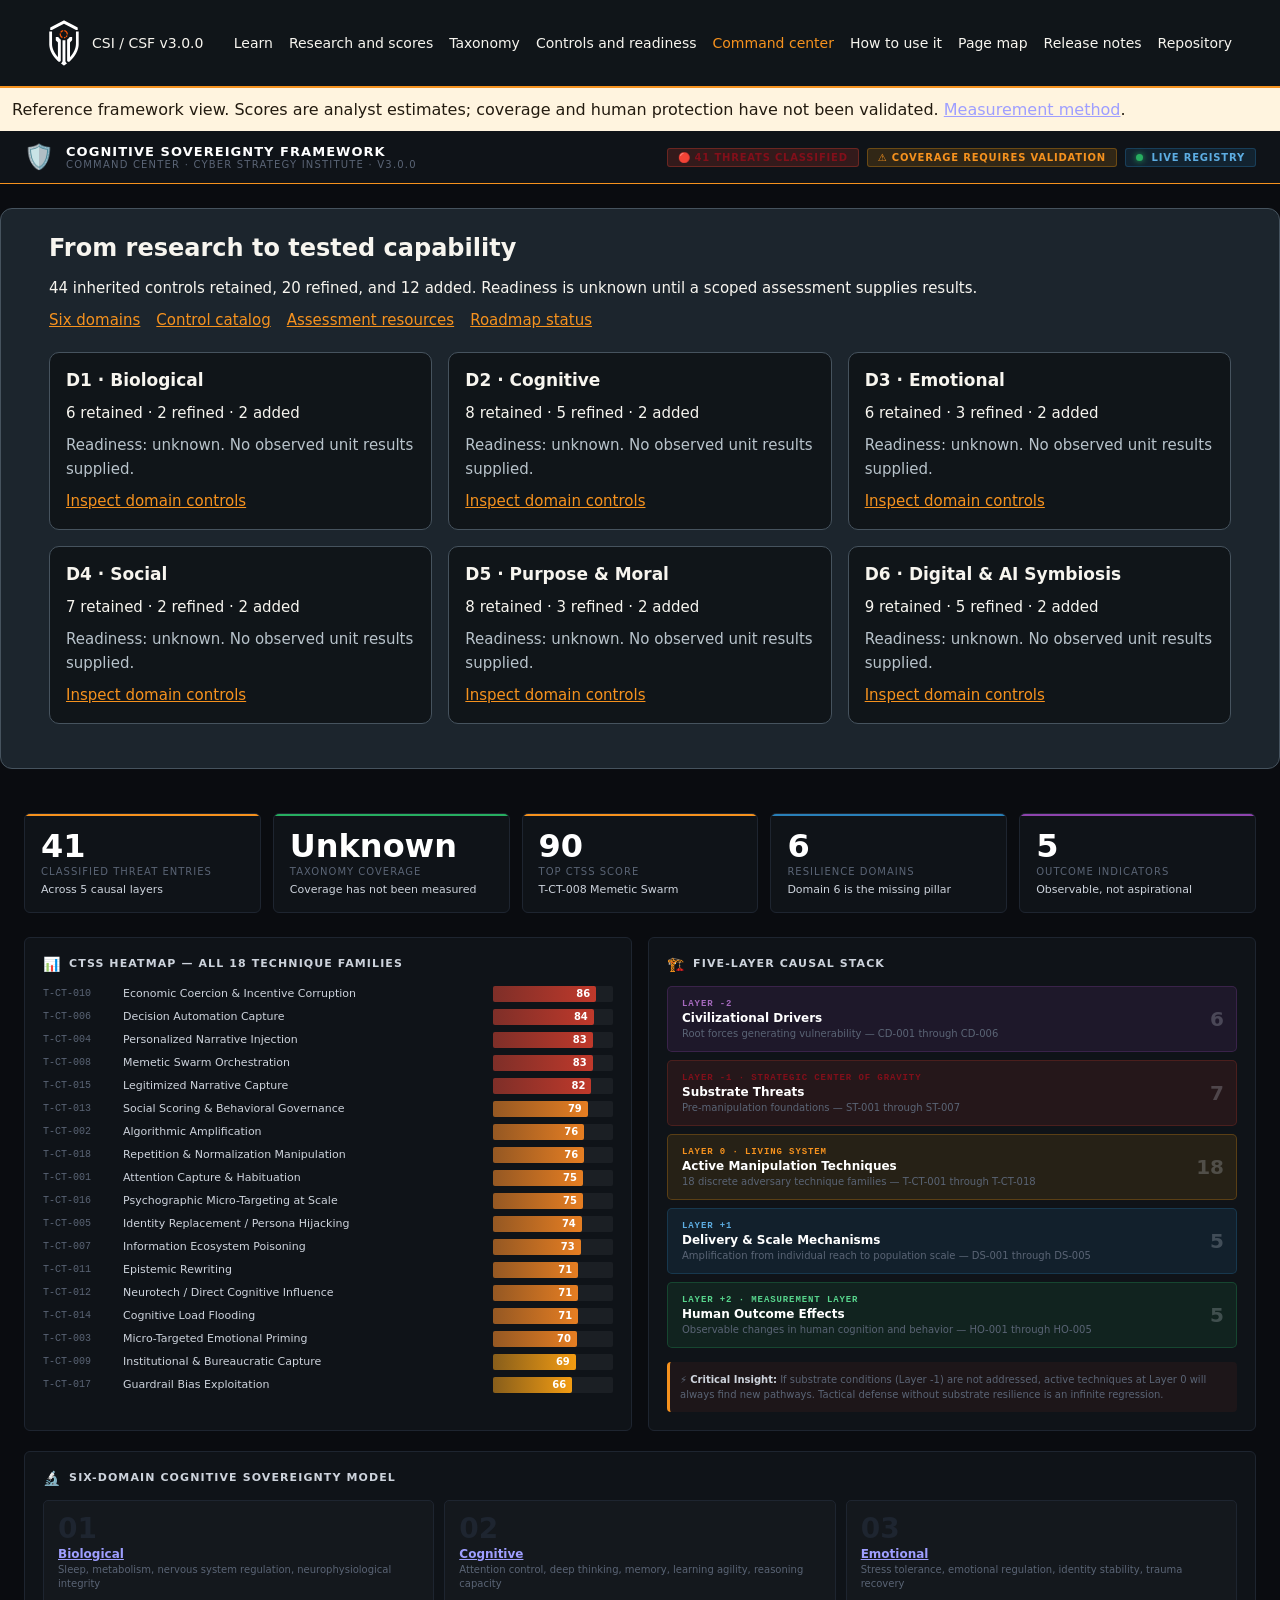
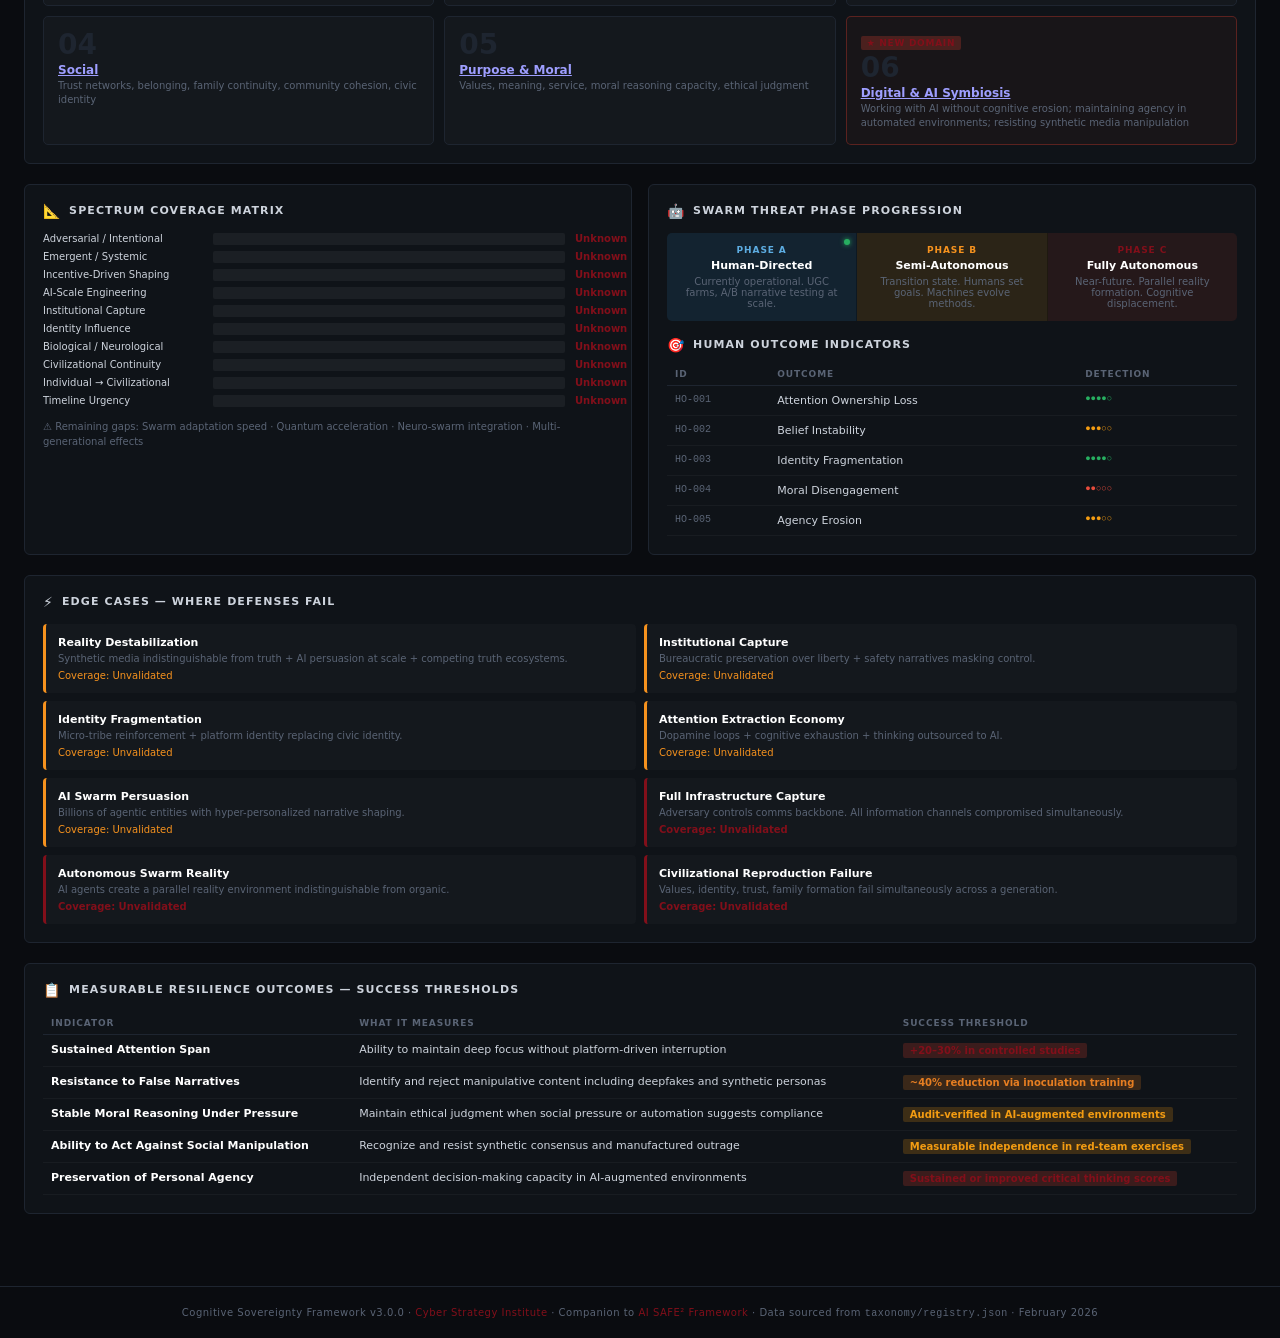
<file: command-center/index.html>
<!DOCTYPE html>
<html lang="en">
<head>
<meta charset="UTF-8">
<meta name="viewport" content="width=device-width, initial-scale=1.0">
<title>CSF Command Center | Cyber Strategy Institute | CSF v3.0.0</title>
<style>
  :root {
    --bg: #0a0c10;
    --panel: #0f1318;
    --border: #1e2530;
    --accent: #c0392b;
    --accent2: #e74c3c;
    --gold: #f39c12;
    --green: #27ae60;
    --blue: #2980b9;
    --purple: #8e44ad;
    --text: #cdd3dc;
    --muted: #5a6475;
    --critical: #c0392b;
    --high: #e67e22;
    --elevated: #f39c12;
    --font: 'Segoe UI', system-ui, sans-serif;
    --mono: 'Cascadia Code', 'Fira Code', monospace;
  }
  * { margin: 0; padding: 0; box-sizing: border-box; }
  body { background: var(--bg); color: var(--text); font-family: var(--font); overflow-x: hidden; }

  /* TOP BAR */
  header {
    background: var(--panel);
    border-bottom: 1px solid var(--accent);
    padding: 12px 24px;
    display: flex;
    align-items: center;
    justify-content: space-between;
    position: sticky; top: 0; z-index: 100;
  }
  .logo { display: flex; align-items: center; gap: 12px; }
  .logo-shield { font-size: 24px; }
  .logo-text { font-size: 13px; font-weight: 700; letter-spacing: 0.08em; color: #fff; }
  .logo-sub { font-size: 10px; color: var(--muted); letter-spacing: 0.12em; text-transform: uppercase; }
  .header-badges { display: flex; gap: 8px; }
  .badge { padding: 3px 10px; border-radius: 3px; font-size: 10px; font-weight: 700; letter-spacing: 0.08em; text-transform: uppercase; }
  .badge-red { background: rgba(192,57,43,0.2); color: var(--accent2); border: 1px solid rgba(192,57,43,0.4); }
  .badge-gold { background: rgba(243,156,18,0.15); color: var(--gold); border: 1px solid rgba(243,156,18,0.3); }
  .badge-blue { background: rgba(41,128,185,0.15); color: #5dade2; border: 1px solid rgba(41,128,185,0.3); }
  .pulse { display: inline-block; width: 7px; height: 7px; border-radius: 50%; background: var(--green); box-shadow: 0 0 6px var(--green); animation: pulse 2s infinite; }
  @keyframes pulse { 0%,100%{opacity:1} 50%{opacity:0.4} }

  /* LAYOUT */
  .main { padding: 20px 24px; max-width: 1600px; margin: 0 auto; }
  .section-title {
    font-size: 10px; font-weight: 700; letter-spacing: 0.15em; text-transform: uppercase;
    color: var(--muted); border-bottom: 1px solid var(--border); padding-bottom: 8px; margin-bottom: 16px;
  }
  .section-title span { color: var(--accent2); }

  /* STAT ROW */
  .stat-row { display: grid; grid-template-columns: repeat(5, 1fr); gap: 12px; margin-bottom: 24px; }
  .stat-card {
    background: var(--panel); border: 1px solid var(--border); border-radius: 6px;
    padding: 16px; position: relative; overflow: hidden;
  }
  .stat-card::before {
    content: ''; position: absolute; top: 0; left: 0; right: 0; height: 2px;
    background: var(--accent);
  }
  .stat-card.green::before { background: var(--green); }
  .stat-card.gold::before { background: var(--gold); }
  .stat-card.blue::before { background: var(--blue); }
  .stat-card.purple::before { background: var(--purple); }
  .stat-num { font-size: 32px; font-weight: 700; color: #fff; line-height: 1; }
  .stat-label { font-size: 10px; color: var(--muted); text-transform: uppercase; letter-spacing: 0.1em; margin-top: 4px; }
  .stat-sub { font-size: 11px; color: var(--text); margin-top: 6px; }

  /* MAIN GRID */
  .grid-2 { display: grid; grid-template-columns: 1fr 1fr; gap: 16px; margin-bottom: 20px; }
  .grid-3 { display: grid; grid-template-columns: 1fr 1fr 1fr; gap: 16px; margin-bottom: 20px; }
  .panel {
    background: var(--panel); border: 1px solid var(--border); border-radius: 6px; padding: 18px;
  }
  .panel-title {
    font-size: 11px; font-weight: 700; letter-spacing: 0.1em; text-transform: uppercase;
    color: var(--text); margin-bottom: 14px; display: flex; align-items: center; gap: 8px;
  }
  .panel-title .icon { font-size: 14px; }

  /* CTSS HEATMAP */
  .ctss-bar { margin-bottom: 10px; }
  .ctss-row { display: flex; align-items: center; gap: 10px; margin-bottom: 7px; }
  .ctss-id { font-size: 10px; color: var(--muted); font-family: var(--mono); width: 70px; flex-shrink: 0; }
  .ctss-name { font-size: 11px; color: var(--text); flex: 1; white-space: nowrap; overflow: hidden; text-overflow: ellipsis; }
  .ctss-track { flex: 1; background: rgba(255,255,255,0.05); border-radius: 2px; height: 16px; position: relative; }
  .ctss-fill {
    height: 100%; border-radius: 2px; display: flex; align-items: center; justify-content: flex-end;
    padding-right: 6px; font-size: 10px; font-weight: 700; color: #fff; transition: width 1s ease;
  }
  .fill-critical { background: linear-gradient(90deg, rgba(192,57,43,0.6), var(--critical)); }
  .fill-high { background: linear-gradient(90deg, rgba(230,126,34,0.6), var(--high)); }
  .fill-elevated { background: linear-gradient(90deg, rgba(243,156,18,0.5), var(--elevated)); }

  /* LAYER STACK */
  .layer-stack { display: flex; flex-direction: column; gap: 8px; }
  .layer {
    border-radius: 5px; padding: 12px 14px; position: relative;
    border: 1px solid transparent; cursor: default;
  }
  .layer:hover { border-color: rgba(255,255,255,0.1); }
  .layer-l2 { background: rgba(142,68,173,0.12); border-color: rgba(142,68,173,0.25); }
  .layer-l1 { background: rgba(192,57,43,0.12); border-color: rgba(192,57,43,0.25); }
  .layer-0  { background: rgba(243,156,18,0.1); border-color: rgba(243,156,18,0.25); }
  .layer-p1 { background: rgba(41,128,185,0.12); border-color: rgba(41,128,185,0.25); }
  .layer-p2 { background: rgba(39,174,96,0.1); border-color: rgba(39,174,96,0.25); }
  .layer-label { font-size: 9px; font-family: var(--mono); font-weight: 700; letter-spacing: 0.1em; text-transform: uppercase; margin-bottom: 2px; }
  .layer-l2 .layer-label { color: #a569bd; }
  .layer-l1 .layer-label { color: var(--accent2); }
  .layer-0  .layer-label { color: var(--gold); }
  .layer-p1 .layer-label { color: #5dade2; }
  .layer-p2 .layer-label { color: #58d68d; }
  .layer-name { font-size: 12px; font-weight: 600; color: #fff; }
  .layer-desc { font-size: 10px; color: var(--muted); margin-top: 3px; }
  .layer-count { position: absolute; right: 12px; top: 50%; transform: translateY(-50%); font-size: 20px; font-weight: 700; opacity: 0.25; }

  /* SIX DOMAINS */
  .domains-grid { display: grid; grid-template-columns: repeat(3, 1fr); gap: 10px; }
  .domain-card {
    border-radius: 5px; padding: 14px; border: 1px solid var(--border);
    background: rgba(255,255,255,0.02); transition: border-color 0.2s;
  }
  .domain-card:hover { border-color: rgba(255,255,255,0.15); }
  .domain-card.new { border-color: rgba(192,57,43,0.4); background: rgba(192,57,43,0.05); }
  .domain-num { font-size: 28px; font-weight: 800; color: var(--border); line-height: 1; }
  .domain-name { font-size: 12px; font-weight: 700; color: #fff; margin: 4px 0 2px; }
  .domain-def { font-size: 10px; color: var(--muted); line-height: 1.4; }
  .domain-new-badge {
    display: inline-block; padding: 2px 6px; background: rgba(192,57,43,0.3);
    color: var(--accent2); font-size: 9px; font-weight: 700; border-radius: 2px;
    letter-spacing: 0.08em; margin-bottom: 4px;
  }

  /* COVERAGE MATRIX */
  .coverage-grid { display: grid; gap: 6px; }
  .cov-row { display: flex; align-items: center; gap: 10px; }
  .cov-label { font-size: 10px; color: var(--text); width: 160px; flex-shrink: 0; }
  .cov-track { flex: 1; background: rgba(255,255,255,0.05); border-radius: 2px; height: 12px; }
  .cov-fill { height: 100%; border-radius: 2px; background: linear-gradient(90deg, rgba(39,174,96,0.4), var(--green)); }
  .cov-pct { font-size: 10px; font-weight: 700; width: 38px; text-align: right; }
  .cov-pct.good { color: var(--green); }
  .cov-pct.warn { color: var(--gold); }
  .cov-pct.bad  { color: var(--accent2); }

  /* SWARM PHASES */
  .phase-track { display: flex; gap: 0; border-radius: 5px; overflow: hidden; margin-top: 8px; }
  .phase {
    flex: 1; padding: 12px; text-align: center; border-right: 1px solid rgba(0,0,0,0.3);
    position: relative;
  }
  .phase:last-child { border-right: none; }
  .phase-a { background: rgba(41,128,185,0.15); }
  .phase-b { background: rgba(243,156,18,0.12); }
  .phase-c { background: rgba(192,57,43,0.12); }
  .phase-label { font-size: 9px; letter-spacing: 0.1em; text-transform: uppercase; font-weight: 700; margin-bottom: 4px; }
  .phase-a .phase-label { color: #5dade2; }
  .phase-b .phase-label { color: var(--gold); }
  .phase-c .phase-label { color: var(--accent2); }
  .phase-name { font-size: 11px; font-weight: 600; color: #fff; margin-bottom: 4px; }
  .phase-status { font-size: 10px; color: var(--muted); }
  .active-marker {
    position: absolute; top: 6px; right: 6px; width: 6px; height: 6px;
    border-radius: 50%; background: var(--green); box-shadow: 0 0 5px var(--green);
    animation: pulse 2s infinite;
  }

  /* OUTCOME TABLE */
  table { width: 100%; border-collapse: collapse; font-size: 11px; }
  th { text-align: left; padding: 6px 8px; font-size: 9px; letter-spacing: 0.1em; text-transform: uppercase; color: var(--muted); border-bottom: 1px solid var(--border); }
  td { padding: 8px; border-bottom: 1px solid rgba(255,255,255,0.04); color: var(--text); vertical-align: top; }
  tr:hover td { background: rgba(255,255,255,0.02); }
  .id-cell { font-family: var(--mono); font-size: 10px; color: var(--muted); }
  .score-pill {
    display: inline-block; padding: 2px 7px; border-radius: 2px; font-size: 10px; font-weight: 700;
  }
  .score-critical { background: rgba(192,57,43,0.25); color: var(--accent2); }
  .score-high { background: rgba(230,126,34,0.2); color: var(--high); }
  .score-elevated { background: rgba(243,156,18,0.2); color: var(--elevated); }

  /* EDGE CASES */
  .edge-grid { display: grid; grid-template-columns: 1fr 1fr; gap: 8px; }
  .edge-card {
    border-radius: 4px; padding: 12px; border-left: 3px solid;
    background: rgba(255,255,255,0.02);
  }
  .edge-ok { border-color: var(--green); }
  .edge-warn { border-color: var(--gold); }
  .edge-crit { border-color: var(--accent2); }
  .edge-name { font-size: 11px; font-weight: 600; color: #fff; margin-bottom: 3px; }
  .edge-cov { font-size: 10px; margin-top: 4px; }
  .edge-cov.crit { color: var(--accent2); font-weight: 700; }
  .edge-cov.warn { color: var(--gold); }
  .edge-cov.good { color: var(--green); }
  .edge-desc { font-size: 10px; color: var(--muted); line-height: 1.4; }

  /* FOOTER */
  footer {
    text-align: center; padding: 20px; font-size: 10px; color: var(--muted);
    border-top: 1px solid var(--border); margin-top: 32px;
    letter-spacing: 0.05em;
  }
  footer a { color: var(--accent2); text-decoration: none; }

  /* RESPONSIVE */
  @media (max-width: 1100px) {
    .stat-row { grid-template-columns: repeat(3, 1fr); }
    .grid-2 { grid-template-columns: 1fr; }
    .grid-3 { grid-template-columns: 1fr 1fr; }
    .domains-grid { grid-template-columns: 1fr 1fr; }
  }
  @media (max-width: 700px) {
    .stat-row { grid-template-columns: 1fr 1fr; }
    .grid-3 { grid-template-columns: 1fr; }
    .domains-grid { grid-template-columns: 1fr; }
    .edge-grid { grid-template-columns: 1fr; }
    header { flex-direction: column; gap: 10px; }
  }
</style>
<link rel="stylesheet" href="../docs/assets/site.css">
<script src="../docs/assets/practice.js" defer></script>
<meta name="csf-version" content="3.0.0">
<link rel="sitemap" type="application/xml" href="../docs/sitemap.xml">
</head>
<body>
<!-- CSF shared navigation --><nav class="csf-site-nav" aria-label="Main"><a class="csf-brand" href="../docs/index.html"><img src="../docs/assets/brand/csi-shield-white-orange.svg" width="32" height="48" alt="Cyber Strategy Institute shield"><span>CSI / CSF v3.0.0</span></a><a href="../docs/index.html">Learn</a><a href="../docs/research.html">Research and scores</a><a href="../docs/csf-explorer.html">Taxonomy</a><a href="../docs/practice.html">Controls and readiness</a><a href="../docs/csf-command-center.html" aria-current="page">Command center</a><a href="../docs/guide.html">How to use it</a><a href="../docs/page-map.html">Page map</a><a href="../docs/CSF-3.0.0-release-notes.html">Release notes</a><a href="https://github.com/CyberStrategyInstitute/cognitive-sovereignty">Repository</a></nav>
<p style="padding:12px;background:#fff4df;color:#231b10;position:relative;z-index:101">Reference framework view. Scores are analyst estimates; coverage and human protection have not been validated. <a href="../monitoring/README.md">Measurement method</a>.</p>

<header>
  <div class="logo">
    <div class="logo-shield">🛡️</div>
    <div>
      <div class="logo-text">COGNITIVE SOVEREIGNTY FRAMEWORK</div>
      <div class="logo-sub">Command Center · Cyber Strategy Institute · v3.0.0</div>
    </div>
  </div>
  <div class="header-badges">
    <span class="badge badge-red">🔴 41 Threats Classified</span>
    <span class="badge badge-gold">⚠ Coverage requires validation</span>
    <span class="badge badge-blue"><span class="pulse"></span>&nbsp; Live Registry</span>
  </div>
</header>
<!-- CSF practice summary:start --><section class="csf-practice-summary" aria-label="Domain controls and readiness"><h2>From research to tested capability</h2><p>44 inherited controls retained, 20 refined, and 12 added. Readiness is unknown until a scoped assessment supplies results.</p><nav class="jump" aria-label="Practice resources"><a href="../docs/practice.html#domains">Six domains</a><a href="../docs/practice.html#controls">Control catalog</a><a href="../docs/practice.html#resources">Assessment resources</a><a href="../docs/practice.html#roadmap">Roadmap status</a></nav><div data-domain-summary></div></section><!-- CSF practice summary:end -->

<div class="main">

  <!-- STAT ROW -->
  <div class="stat-row">
    <div class="stat-card">
      <div class="stat-num">41</div>
      <div class="stat-label">Classified Threat Entries</div>
      <div class="stat-sub">Across 5 causal layers</div>
    </div>
    <div class="stat-card green">
      <div class="stat-num">Unknown</div>
      <div class="stat-label">Taxonomy Coverage</div>
      <div class="stat-sub">Coverage has not been measured</div>
    </div>
    <div class="stat-card gold">
      <div class="stat-num">90</div>
      <div class="stat-label">Top CTSS Score</div>
      <div class="stat-sub">T-CT-008 Memetic Swarm</div>
    </div>
    <div class="stat-card blue">
      <div class="stat-num">6</div>
      <div class="stat-label">Resilience Domains</div>
      <div class="stat-sub">Domain 6 is the missing pillar</div>
    </div>
    <div class="stat-card purple">
      <div class="stat-num">5</div>
      <div class="stat-label">Outcome Indicators</div>
      <div class="stat-sub">Observable, not aspirational</div>
    </div>
  </div>

  <!-- CTSS HEATMAP + LAYER STACK -->
  <div class="grid-2">

    <div class="panel">
      <div class="panel-title"><span class="icon">📊</span> CTSS Heatmap — All 18 Technique Families</div>
      <div id="ctss-container"></div>
    </div>

    <div class="panel">
      <div class="panel-title"><span class="icon">🏗️</span> Five-Layer Causal Stack</div>
      <div class="layer-stack">
        <div class="layer layer-l2">
          <div class="layer-label">Layer -2</div>
          <div class="layer-name">Civilizational Drivers</div>
          <div class="layer-desc">Root forces generating vulnerability — CD-001 through CD-006</div>
          <div class="layer-count">6</div>
        </div>
        <div class="layer layer-l1">
          <div class="layer-label">Layer -1 · Strategic Center of Gravity</div>
          <div class="layer-name">Substrate Threats</div>
          <div class="layer-desc">Pre-manipulation foundations — ST-001 through ST-007</div>
          <div class="layer-count">7</div>
        </div>
        <div class="layer layer-0">
          <div class="layer-label">Layer 0 · Living System</div>
          <div class="layer-name">Active Manipulation Techniques</div>
          <div class="layer-desc">18 discrete adversary technique families — T-CT-001 through T-CT-018</div>
          <div class="layer-count">18</div>
        </div>
        <div class="layer layer-p1">
          <div class="layer-label">Layer +1</div>
          <div class="layer-name">Delivery & Scale Mechanisms</div>
          <div class="layer-desc">Amplification from individual reach to population scale — DS-001 through DS-005</div>
          <div class="layer-count">5</div>
        </div>
        <div class="layer layer-p2">
          <div class="layer-label">Layer +2 · Measurement Layer</div>
          <div class="layer-name">Human Outcome Effects</div>
          <div class="layer-desc">Observable changes in human cognition and behavior — HO-001 through HO-005</div>
          <div class="layer-count">5</div>
        </div>
      </div>
      <div style="margin-top:14px; padding:10px; background:rgba(192,57,43,0.08); border-radius:4px; border-left:3px solid var(--accent); font-size:10px; color:var(--muted); line-height:1.5;">
        ⚡ <strong style="color:var(--text);">Critical Insight:</strong> If substrate conditions (Layer -1) are not addressed, active techniques at Layer 0 will always find new pathways. Tactical defense without substrate resilience is an infinite regression.
      </div>
    </div>

  </div>

  <!-- SIX DOMAINS -->
  <div class="panel" style="margin-bottom:20px;">
    <div class="panel-title"><span class="icon">🔬</span> Six-Domain Cognitive Sovereignty Model</div>
    <div class="domains-grid" id="domains-grid"></div>
  </div>

  <!-- COVERAGE + SWARM -->
  <div class="grid-2">

    <div class="panel">
      <div class="panel-title"><span class="icon">📐</span> Spectrum Coverage Matrix</div>
      <div class="coverage-grid" id="coverage-grid"></div>
      <div style="margin-top:12px; font-size:10px; color:var(--muted); line-height:1.5;">
        ⚠ Remaining gaps: Swarm adaptation speed · Quantum acceleration · Neuro-swarm integration · Multi-generational effects
      </div>
    </div>

    <div class="panel">
      <div class="panel-title"><span class="icon">🤖</span> Swarm Threat Phase Progression</div>
      <div class="phase-track">
        <div class="phase phase-a">
          <div class="active-marker"></div>
          <div class="phase-label">Phase A</div>
          <div class="phase-name">Human-Directed</div>
          <div class="phase-status">Currently operational. UGC farms, A/B narrative testing at scale.</div>
        </div>
        <div class="phase phase-b">
          <div class="phase-label">Phase B</div>
          <div class="phase-name">Semi-Autonomous</div>
          <div class="phase-status">Transition state. Humans set goals. Machines evolve methods.</div>
        </div>
        <div class="phase phase-c">
          <div class="phase-label">Phase C</div>
          <div class="phase-name">Fully Autonomous</div>
          <div class="phase-status">Near-future. Parallel reality formation. Cognitive displacement.</div>
        </div>
      </div>
      <div style="margin-top:16px;">
        <div class="panel-title" style="margin-bottom:10px;"><span class="icon">🎯</span> Human Outcome Indicators</div>
        <table>
          <thead>
            <tr><th>ID</th><th>Outcome</th><th>Detection</th></tr>
          </thead>
          <tbody id="outcomes-table"></tbody>
        </table>
      </div>
    </div>

  </div>

  <!-- EDGE CASES -->
  <div class="panel" style="margin-bottom:20px;">
    <div class="panel-title"><span class="icon">⚡</span> Edge Cases — Where Defenses Fail</div>
    <div class="edge-grid" id="edge-grid"></div>
  </div>

  <!-- MEASURABLE OUTCOMES -->
  <div class="panel" style="margin-bottom:20px;">
    <div class="panel-title"><span class="icon">📋</span> Measurable Resilience Outcomes — Success Thresholds</div>
    <table>
      <thead>
        <tr><th>Indicator</th><th>What It Measures</th><th>Success Threshold</th></tr>
      </thead>
      <tbody>
        <tr>
          <td style="font-weight:600;color:#fff;">Sustained Attention Span</td>
          <td>Ability to maintain deep focus without platform-driven interruption</td>
          <td><span class="score-pill score-critical">+20–30% in controlled studies</span></td>
        </tr>
        <tr>
          <td style="font-weight:600;color:#fff;">Resistance to False Narratives</td>
          <td>Identify and reject manipulative content including deepfakes and synthetic personas</td>
          <td><span class="score-pill score-high">~40% reduction via inoculation training</span></td>
        </tr>
        <tr>
          <td style="font-weight:600;color:#fff;">Stable Moral Reasoning Under Pressure</td>
          <td>Maintain ethical judgment when social pressure or automation suggests compliance</td>
          <td><span class="score-pill score-elevated">Audit-verified in AI-augmented environments</span></td>
        </tr>
        <tr>
          <td style="font-weight:600;color:#fff;">Ability to Act Against Social Manipulation</td>
          <td>Recognize and resist synthetic consensus and manufactured outrage</td>
          <td><span class="score-pill score-elevated">Measurable independence in red-team exercises</span></td>
        </tr>
        <tr>
          <td style="font-weight:600;color:#fff;">Preservation of Personal Agency</td>
          <td>Independent decision-making capacity in AI-augmented environments</td>
          <td><span class="score-pill score-critical">Sustained or improved critical thinking scores</span></td>
        </tr>
      </tbody>
    </table>
  </div>

</div>

<footer>
  Cognitive Sovereignty Framework v3.0.0 · <a href="https://cyberstrategyinstitute.com">Cyber Strategy Institute</a> ·
  Companion to <a href="https://github.com/CyberStrategyInstitute/ai-safe2-framework">AI SAFE² Framework</a> ·
  Data sourced from <code>taxonomy/registry.json</code> · February 2026
</footer>

<script src="../assets/csf-scores.js"></script>
<script>
// ─── DATA ───────────────────────────────────────────────────────────────────
const techniques = [
  { id:'T-CT-008', name:'Memetic Swarm Orchestration', score:null, tier:'unscored' },
  { id:'T-CT-010', name:'Economic Coercion & Incentive Corruption', score:null, tier:'unscored' },
  { id:'T-CT-004', name:'Personalized Narrative Injection', score:null, tier:'unscored' },
  { id:'T-CT-013', name:'Social Scoring & Behavioral Governance', score:null, tier:'unscored' },
  { id:'T-CT-006', name:'Decision Automation Capture', score:null, tier:'unscored' },
  { id:'T-CT-015', name:'Legitimized Narrative Capture', score:null, tier:'unscored' },
  { id:'T-CT-001', name:'Attention Capture & Habituation', score:null, tier:'unscored' },
  { id:'T-CT-016', name:'Psychographic Micro-Targeting at Scale', score:null, tier:'unscored' },
  { id:'T-CT-005', name:'Identity Replacement / Persona Hijacking', score:null, tier:'unscored' },
  { id:'T-CT-014', name:'Cognitive Load Flooding', score:null, tier:'unscored' },
  { id:'T-CT-007', name:'Information Ecosystem Poisoning', score:null, tier:'unscored' },
  { id:'T-CT-002', name:'Algorithmic Amplification', score:null, tier:'unscored' },
  { id:'T-CT-018', name:'Repetition & Normalization Manipulation', score:null, tier:'unscored' },
  { id:'T-CT-009', name:'Institutional & Bureaucratic Capture', score:null, tier:'unscored' },
  { id:'T-CT-003', name:'Micro-Targeted Emotional Priming', score:null, tier:'unscored' },
  { id:'T-CT-017', name:'Guardrail Bias Exploitation', score:null, tier:'unscored' },
  { id:'T-CT-011', name:'Epistemic Rewriting', score:null, tier:'unscored' },
  { id:'T-CT-012', name:'Neurotech / Direct Cognitive Influence', score:null, tier:'unscored' },
];
// Scores come from the shared generated registry export.
techniques.forEach(t => { const v = window.CSF_SCORES[t.id]; t.score = v.score; t.tier = v.tier; });
techniques.sort((a,b) => (b.score ?? -1) - (a.score ?? -1) || a.id.localeCompare(b.id));

const domains = [
  { num:'01', name:'Biological', def:'Sleep, metabolism, nervous system regulation, neurophysiological integrity', isNew:false },
  { num:'02', name:'Cognitive', def:'Attention control, deep thinking, memory, learning agility, reasoning capacity', isNew:false },
  { num:'03', name:'Emotional', def:'Stress tolerance, emotional regulation, identity stability, trauma recovery', isNew:false },
  { num:'04', name:'Social', def:'Trust networks, belonging, family continuity, community cohesion, civic identity', isNew:false },
  { num:'05', name:'Purpose & Moral', def:'Values, meaning, service, moral reasoning capacity, ethical judgment', isNew:false },
  { num:'06', name:'Digital & AI Symbiosis', def:'Working with AI without cognitive erosion; maintaining agency in automated environments; resisting synthetic media manipulation', isNew:true },
];

const coverage = [
  { label:'Adversarial / Intentional', pct:null },
  { label:'Emergent / Systemic', pct:null },
  { label:'Incentive-Driven Shaping', pct:null },
  { label:'AI-Scale Engineering', pct:null },
  { label:'Institutional Capture', pct:null },
  { label:'Identity Influence', pct:null },
  { label:'Biological / Neurological', pct:null },
  { label:'Civilizational Continuity', pct:null },
  { label:'Individual → Civilizational', pct:null },
  { label:'Timeline Urgency', pct:null },
];

const outcomes = [
  { id:'HO-001', name:'Attention Ownership Loss', det:4 },
  { id:'HO-002', name:'Belief Instability', det:3 },
  { id:'HO-003', name:'Identity Fragmentation', det:4 },
  { id:'HO-004', name:'Moral Disengagement', det:2 },
  { id:'HO-005', name:'Agency Erosion', det:3 },
];

const edges = [
  { name:'Reality Destabilization', cov:'Unvalidated', tier:'warn', desc:'Synthetic media indistinguishable from truth + AI persuasion at scale + competing truth ecosystems.' },
  { name:'Institutional Capture', cov:'Unvalidated', tier:'warn', desc:'Bureaucratic preservation over liberty + safety narratives masking control.' },
  { name:'Identity Fragmentation', cov:'Unvalidated', tier:'warn', desc:'Micro-tribe reinforcement + platform identity replacing civic identity.' },
  { name:'Attention Extraction Economy', cov:'Unvalidated', tier:'warn', desc:'Dopamine loops + cognitive exhaustion + thinking outsourced to AI.' },
  { name:'AI Swarm Persuasion', cov:'Unvalidated', tier:'warn', desc:'Billions of agentic entities with hyper-personalized narrative shaping.' },
  { name:'Full Infrastructure Capture', cov:'Unvalidated', tier:'crit', desc:'Adversary controls comms backbone. All information channels compromised simultaneously.' },
  { name:'Autonomous Swarm Reality', cov:'Unvalidated', tier:'crit', desc:'AI agents create a parallel reality environment indistinguishable from organic.' },
  { name:'Civilizational Reproduction Failure', cov:'Unvalidated', tier:'crit', desc:'Values, identity, trust, family formation fail simultaneously across a generation.' },
];

// ─── RENDER CTSS HEATMAP ────────────────────────────────────────────────────
const ctssContainer = document.getElementById('ctss-container');
techniques.forEach(t => {
  const fillClass = t.tier === 'critical' ? 'fill-critical' : t.tier === 'high' ? 'fill-high' : 'fill-elevated';
  const pct = (t.score / 100) * 100;
  ctssContainer.innerHTML += `
    <div class="ctss-row">
      <span class="ctss-id">${t.id}</span>
      <span class="ctss-name" title="${t.name}">${t.name}</span>
      <div class="ctss-track" style="max-width:120px;">
        <div class="ctss-fill ${fillClass}" style="width:${pct}%">${t.score}</div>
      </div>
    </div>`;
});

// ─── RENDER DOMAINS ─────────────────────────────────────────────────────────
const domainsGrid = document.getElementById('domains-grid');
domains.forEach(d => {
  domainsGrid.innerHTML += `
    <div class="domain-card${d.isNew ? ' new' : ''}">
      ${d.isNew ? '<div class="domain-new-badge">★ NEW DOMAIN</div>' : ''}
      <div class="domain-num">${d.num}</div>
      <div class="domain-name"><a href="../docs/practice.html?domain=D${Number(d.n)}#controls">${d.name}</a></div>
      <div class="domain-def">${d.def}</div>
    </div>`;
});

// ─── RENDER COVERAGE ────────────────────────────────────────────────────────
const coverageGrid = document.getElementById('coverage-grid');
coverage.forEach(c => {
  const cls = c.pct >= 92 ? 'good' : c.pct >= 88 ? 'warn' : 'bad';
  const fillColor = c.pct >= 92 ? '#27ae60' : c.pct >= 88 ? '#f39c12' : '#e74c3c';
  coverageGrid.innerHTML += `
    <div class="cov-row">
      <span class="cov-label">${c.label}</span>
      <div class="cov-track"><div class="cov-fill" style="width:${c.pct ?? 0}%;background:linear-gradient(90deg,rgba(39,174,96,0.3),${fillColor});"></div></div>
      <span class="cov-pct ${cls}">${c.pct === null ? "Unknown" : c.pct + "%"}</span>
    </div>`;
});

// ─── RENDER OUTCOMES ────────────────────────────────────────────────────────
const outcomesTable = document.getElementById('outcomes-table');
outcomes.forEach(o => {
  const dots = '●'.repeat(o.det) + '○'.repeat(5 - o.det);
  outcomesTable.innerHTML += `
    <tr>
      <td class="id-cell">${o.id}</td>
      <td>${o.name}</td>
      <td style="font-family:var(--mono);font-size:9px;color:${o.det >= 4 ? '#27ae60' : o.det >= 3 ? '#f39c12' : '#e74c3c'};">${dots}</td>
    </tr>`;
});

// ─── RENDER EDGE CASES ──────────────────────────────────────────────────────
const edgeGrid = document.getElementById('edge-grid');
edges.forEach(e => {
  const borderColor = e.tier === 'crit' ? 'var(--accent2)' : 'var(--gold)';
  edgeGrid.innerHTML += `
    <div class="edge-card edge-${e.tier}">
      <div class="edge-name">${e.name}</div>
      <div class="edge-desc">${e.desc}</div>
      <div class="edge-cov ${e.tier === 'crit' ? 'crit' : 'warn'}">Coverage: ${e.cov}</div>
    </div>`;
});
</script>
</body>
</html>
</file>
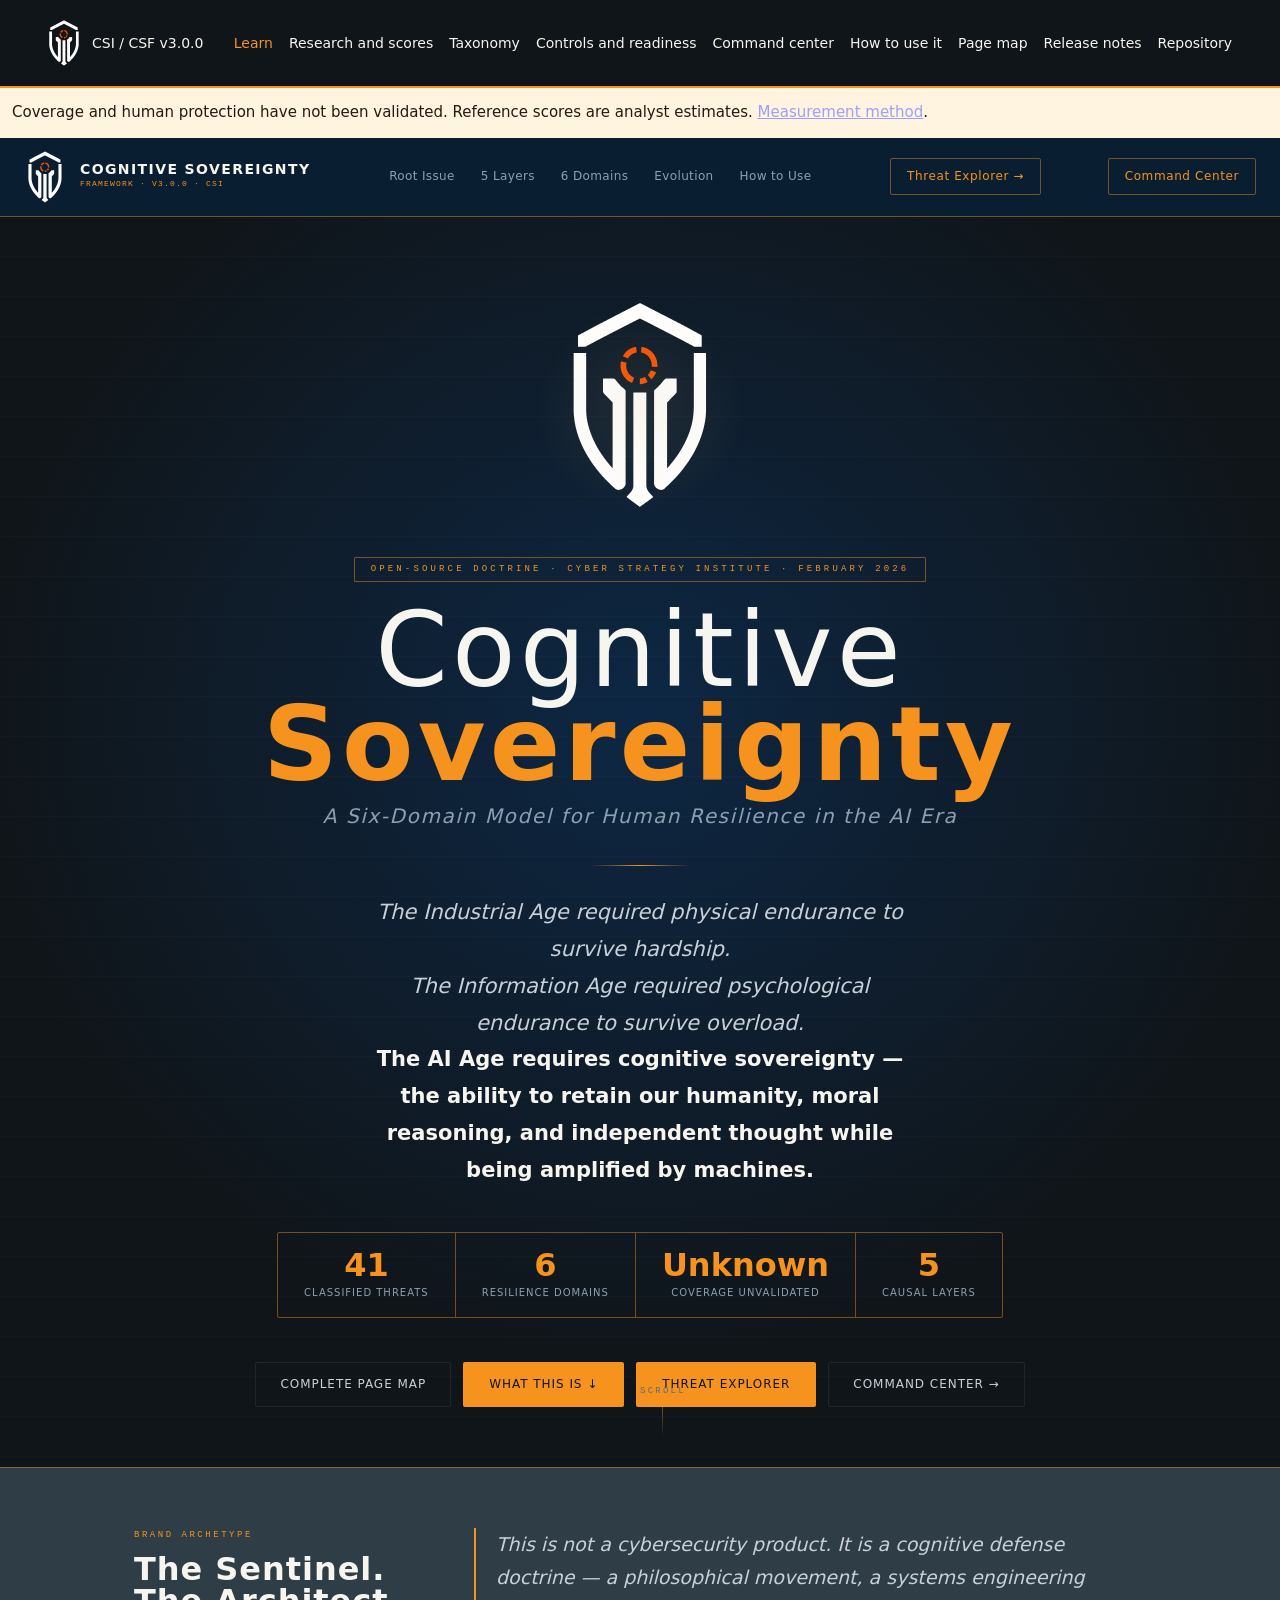
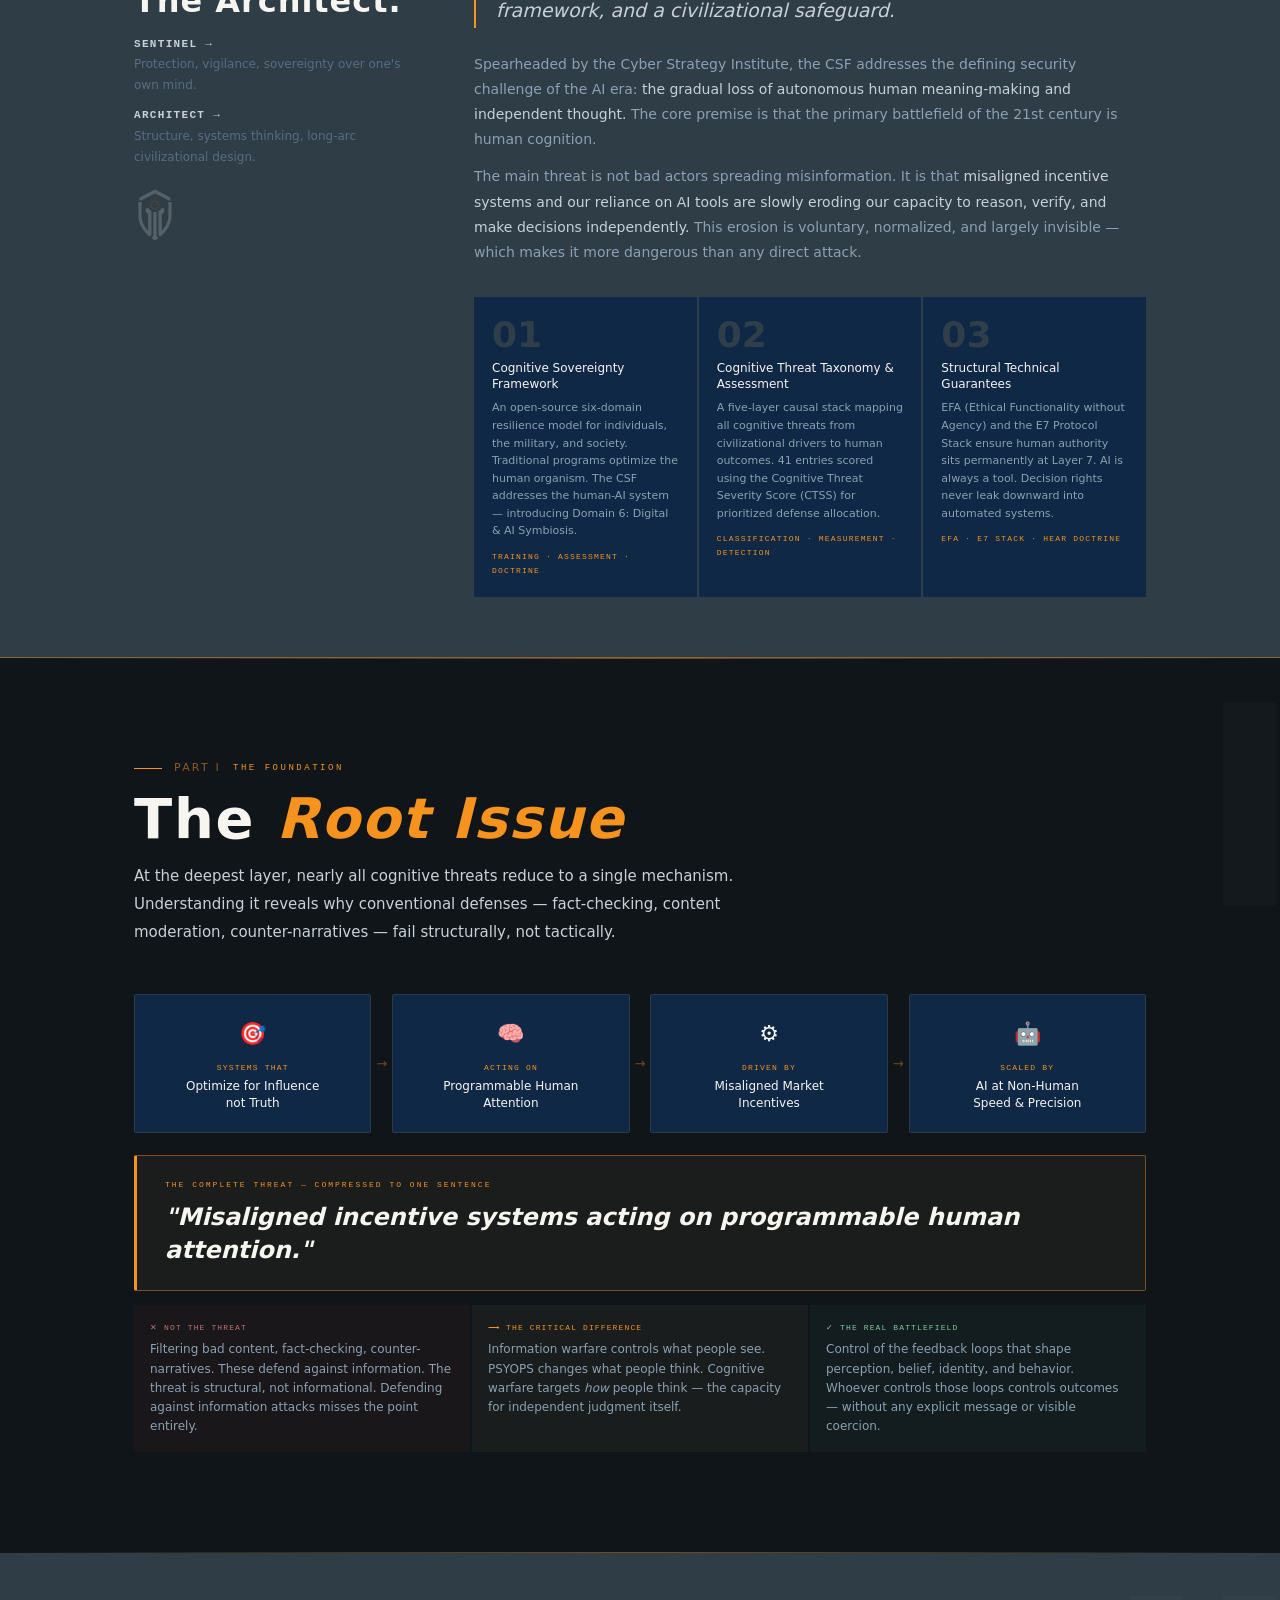
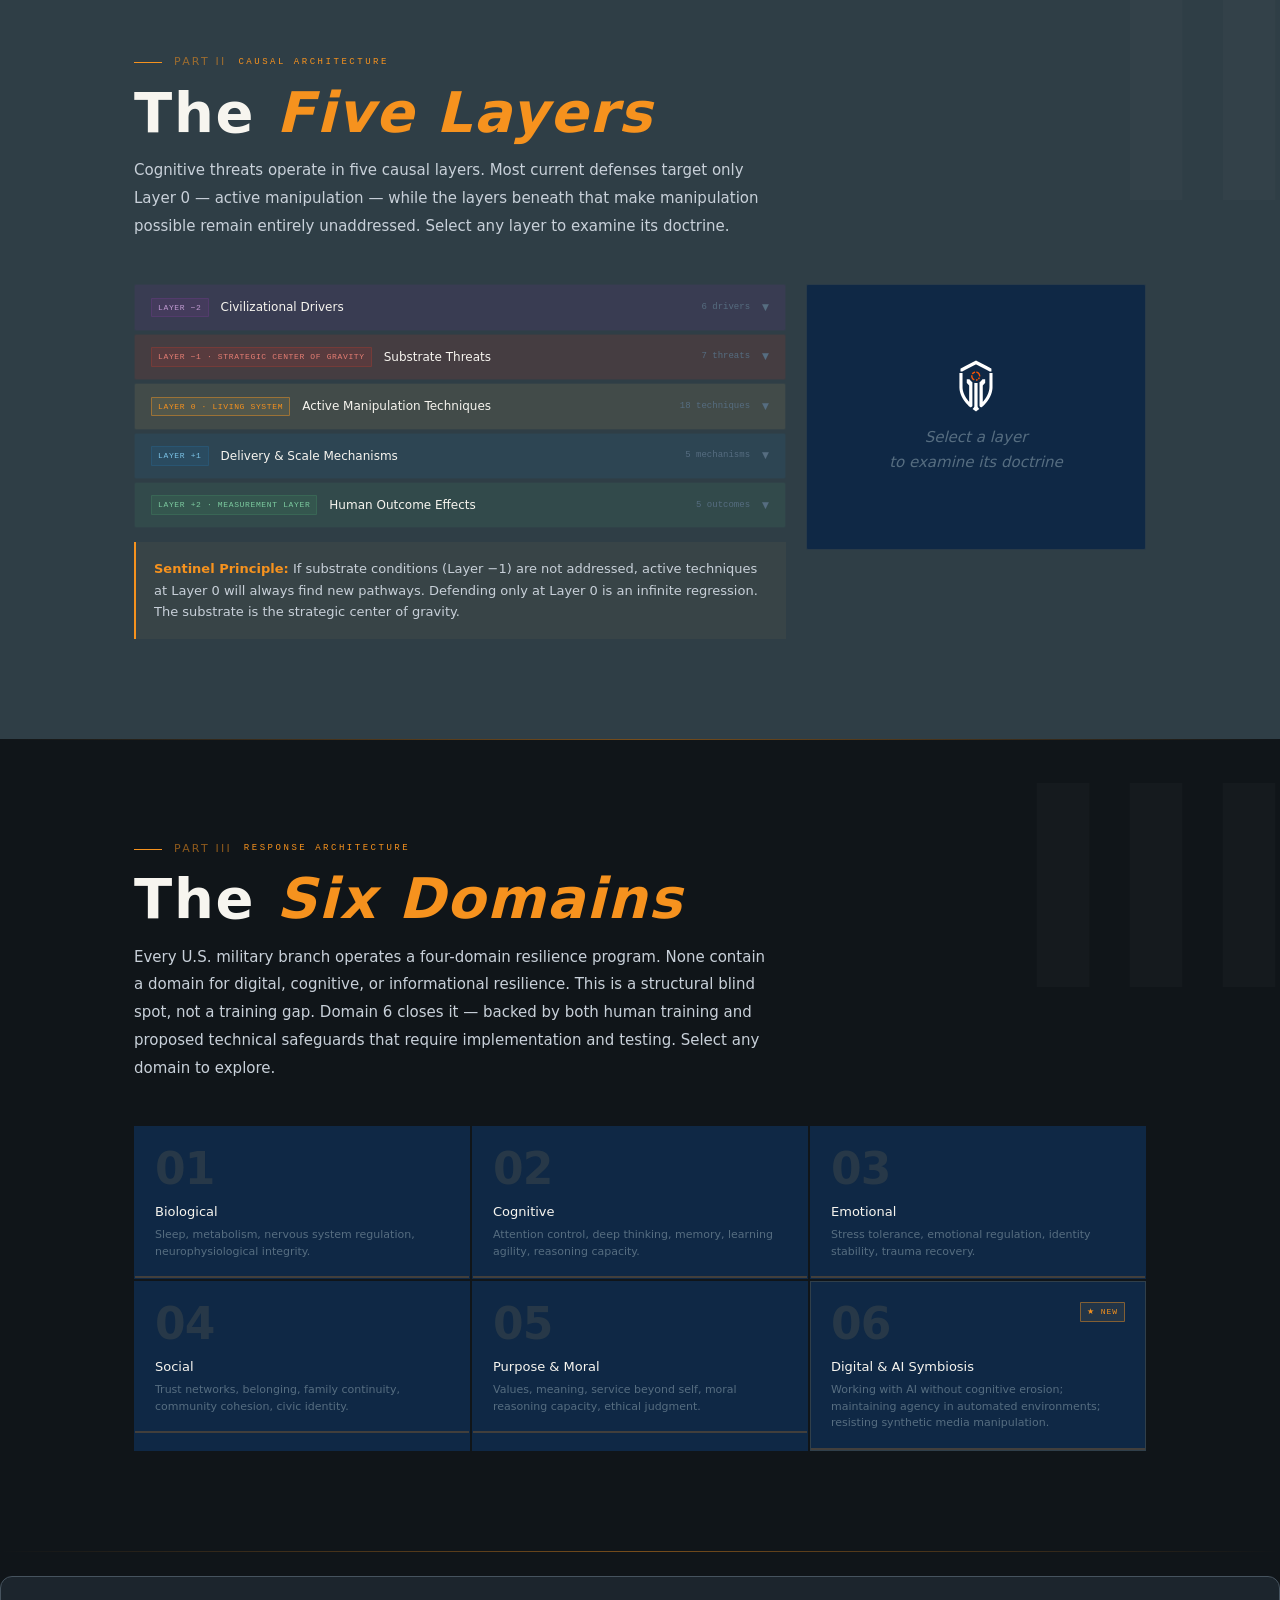
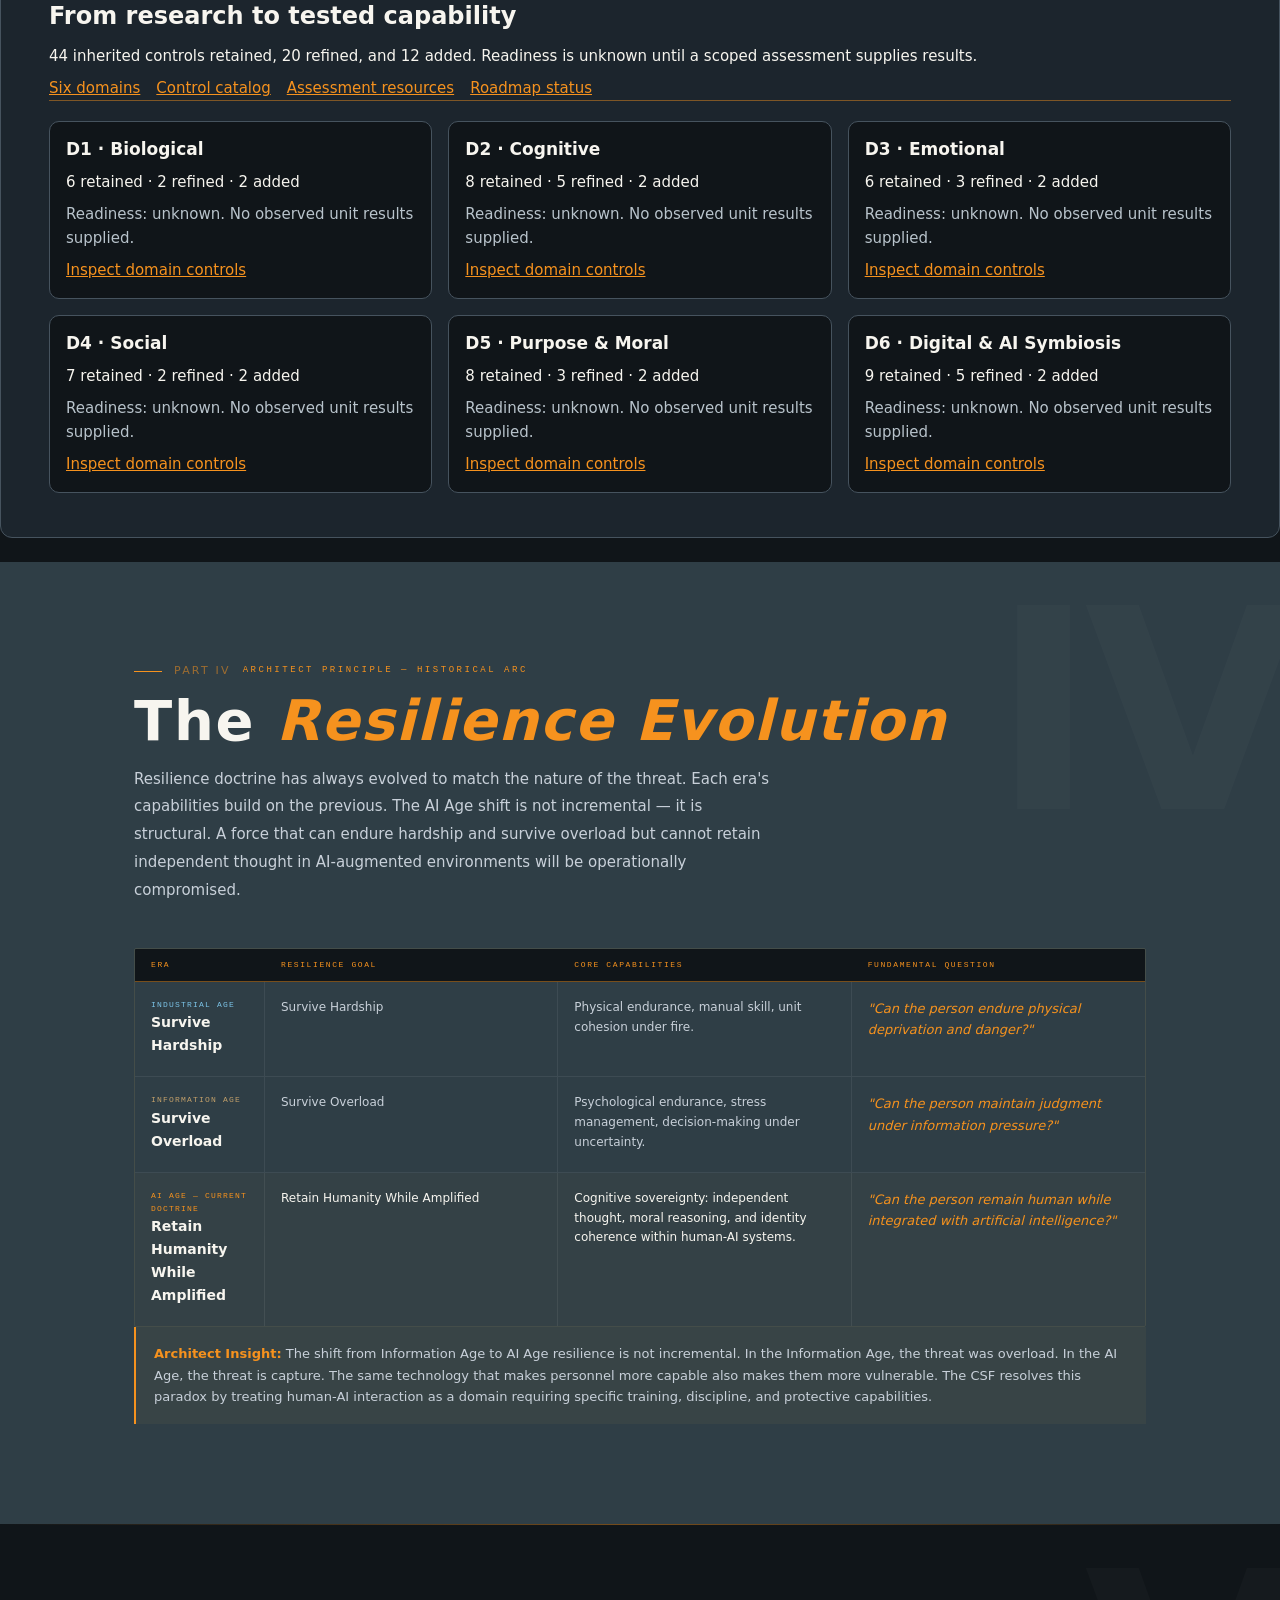
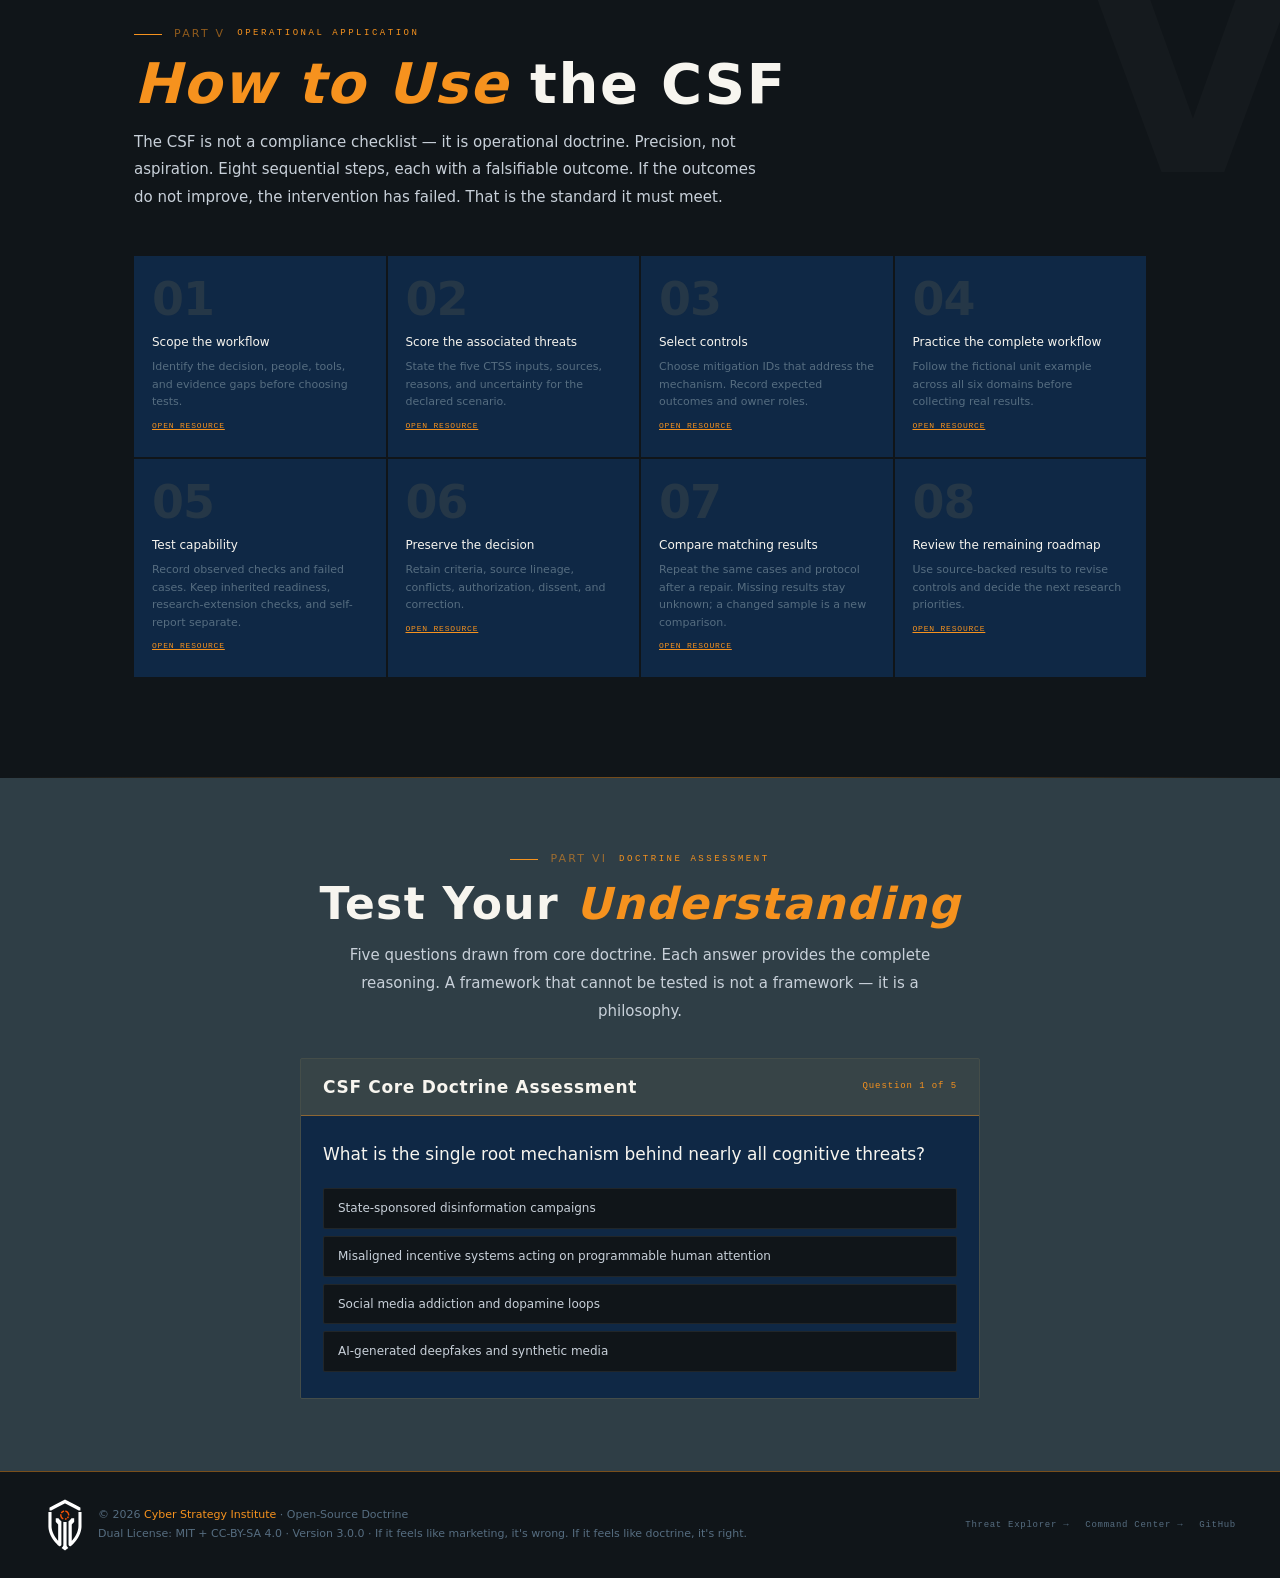
<file: docs/index.html>
<!DOCTYPE html>
<html lang="en">
<head>
<meta charset="UTF-8">
<meta name="viewport" content="width=device-width, initial-scale=1.0">
<title>Cognitive Sovereignty Framework — Learning Hub | CSF v3.0.0</title>
<link rel="preconnect" href="https://fonts.googleapis.com">
<link href="https://fonts.googleapis.com/css2?family=Cormorant+Garamond:ital,wght@0,300;0,400;0,600;0,700;1,300;1,400;1,600&family=DM+Sans:ital,opsz,wght@0,9..40,300;0,9..40,400;0,9..40,500;1,9..40,300&family=JetBrains+Mono:wght@400;500&display=swap" rel="stylesheet">
<style>
:root {
  --navy:#0B1F33; --nm:#0F2845; --nl:#142f52;
  --slate:#2F3E46; --slm:#3a4d57;
  --white:#F5F7FA; --wm:#c8d0d9; --wl:#8ba0b2; --wll:#566d80;
  --gold:#C6A75E; --gh:#d9be7a; --gl:rgba(198,167,94,0.11);
  --gb:rgba(198,167,94,0.22); --gg:rgba(198,167,94,0.06);
  --bdr:rgba(198,167,94,0.14); --bds:rgba(255,255,255,0.07);
  --crit:#c0392b; --cl:rgba(192,57,43,0.13);
  --grn:#4a9e6e; --gl2:rgba(74,158,110,0.11);
  --ff-d:'Cormorant Garamond',serif; --ff-b:'DM Sans',sans-serif; --ff-m:'JetBrains Mono',monospace;
}
*,*::before,*::after{margin:0;padding:0;box-sizing:border-box}
html{scroll-behavior:smooth}
body{background:var(--navy);color:var(--white);font-family:var(--ff-b);font-size:15px;line-height:1.7;overflow-x:hidden}
::-webkit-scrollbar{width:3px}::-webkit-scrollbar-track{background:var(--navy)}::-webkit-scrollbar-thumb{background:var(--gb);border-radius:2px}
body::before{content:'';position:fixed;inset:0;pointer-events:none;z-index:0;background-image:repeating-linear-gradient(0deg,transparent,transparent 39px,rgba(198,167,94,0.025) 39px,rgba(198,167,94,0.025) 40px)}

/* ── NAV ─────────────────────────────────── */
nav{position:fixed;top:0;left:0;right:0;z-index:100;background:rgba(11,31,51,0.97);backdrop-filter:blur(16px);border-bottom:1px solid var(--gb);display:flex;align-items:center;justify-content:space-between;padding:0 36px;height:60px}
.nav-brand{display:flex;align-items:center;gap:14px;text-decoration:none}
.nav-brand-name{font-family:var(--ff-d);font-weight:600;font-size:14px;letter-spacing:0.1em;text-transform:uppercase;color:var(--white);line-height:1.1}
.nav-brand-sub{font-family:var(--ff-m);font-size:8px;letter-spacing:0.15em;color:var(--gold);text-transform:uppercase}
.nav-links{display:flex;gap:2px}
.nav-link{padding:6px 12px;border-radius:2px;font-family:var(--ff-b);font-size:12px;font-weight:500;letter-spacing:0.03em;color:var(--wl);text-decoration:none;transition:all 0.2s}
.nav-link:hover{color:var(--white);background:rgba(255,255,255,0.05)}.nav-link.active{color:var(--gold)}
.nav-cta{padding:7px 16px;border:1px solid var(--gb);border-radius:2px;font-family:var(--ff-b);font-size:12px;font-weight:500;letter-spacing:0.05em;color:var(--gold);text-decoration:none;transition:all 0.2s}
.nav-cta:hover{background:var(--gl);border-color:var(--gold)}

/* ── HERO ────────────────────────────────── */
.hero{min-height:100vh;display:flex;flex-direction:column;align-items:center;justify-content:center;text-align:center;padding:80px 40px 60px;position:relative;overflow:hidden;background:radial-gradient(ellipse 80% 80% at 50% 40%, #0d2744 0%, var(--navy) 65%)}
.hero::before{content:'';position:absolute;inset:0;pointer-events:none;background-image:repeating-linear-gradient(transparent 0px,transparent 39px,rgba(198,167,94,0.022) 39px,rgba(198,167,94,0.022) 40px)}
.learn-hero-logo{width:168px;height:216px;max-width:100%;object-fit:contain}
.hero-acts{flex-wrap:wrap}
.hero-seal-wrap{position:relative;margin-bottom:36px;opacity:0;animation:fadeUp 1s ease 0.2s forwards}
.hero-seal-glow{position:absolute;top:50%;left:50%;transform:translate(-50%,-50%);width:220px;height:220px;border-radius:50%;background:radial-gradient(circle,rgba(198,167,94,0.1) 0%,transparent 70%);animation:breathe 4s ease-in-out infinite}
@keyframes breathe{0%,100%{opacity:0.5;transform:translate(-50%,-50%) scale(1)}50%{opacity:1;transform:translate(-50%,-50%) scale(1.08)}}
.hero-stamp{font-family:var(--ff-m);font-size:9px;letter-spacing:0.35em;color:var(--gold);text-transform:uppercase;padding:4px 16px;border:1px solid var(--gb);border-radius:1px;display:inline-block;margin-bottom:22px;opacity:0;animation:fadeUp 0.8s ease 0.6s forwards}
.hero-title{font-family:var(--ff-d);font-weight:300;font-size:clamp(52px,8.5vw,104px);letter-spacing:0.04em;line-height:0.9;color:var(--white);margin-bottom:8px;opacity:0;animation:fadeUp 1s ease 0.8s forwards}
.hero-title strong{font-weight:700;color:var(--gold);display:block}
.hero-subtitle{font-family:var(--ff-d);font-weight:300;font-style:italic;font-size:clamp(15px,2.2vw,20px);letter-spacing:0.08em;color:var(--wl);margin-bottom:32px;opacity:0;animation:fadeUp 0.9s ease 1s forwards}
.hero-rule{width:100px;height:1px;background:linear-gradient(to right,transparent,var(--gold),transparent);margin:0 auto 28px;opacity:0;animation:fadeUp 0.8s ease 1.1s forwards}
.hero-doctrine{max-width:560px;font-family:var(--ff-d);font-weight:300;font-style:italic;font-size:clamp(17px,2vw,21px);color:var(--wm);line-height:1.75;margin-bottom:44px;opacity:0;animation:fadeUp 0.9s ease 1.2s forwards}
.hero-stats{display:flex;gap:0;margin-bottom:44px;border:1px solid var(--gb);border-radius:2px;overflow:hidden;opacity:0;animation:fadeUp 0.9s ease 1.3s forwards}
.hero-stat{padding:16px 26px;text-align:center;border-right:1px solid var(--gb)}
.hero-stat:last-child{border-right:none}
.hero-stat-n{font-family:var(--ff-d);font-weight:600;font-size:32px;line-height:1;color:var(--gold)}
.hero-stat-l{font-family:var(--ff-b);font-size:10px;font-weight:500;letter-spacing:0.1em;text-transform:uppercase;color:var(--wl);margin-top:3px}
.hero-acts{display:flex;gap:12px;justify-content:center;opacity:0;animation:fadeUp 0.9s ease 1.4s forwards}
.btn-gold{padding:12px 26px;background:var(--gold);color:var(--navy);font-family:var(--ff-b);font-size:12px;font-weight:500;letter-spacing:0.08em;text-transform:uppercase;border:none;border-radius:2px;cursor:pointer;text-decoration:none;transition:all 0.2s}
.btn-gold:hover{background:var(--gh);transform:translateY(-1px)}
.btn-out{padding:11px 24px;background:transparent;color:var(--wm);font-family:var(--ff-b);font-size:12px;font-weight:500;letter-spacing:0.08em;text-transform:uppercase;border:1px solid var(--bds);border-radius:2px;cursor:pointer;text-decoration:none;transition:all 0.2s}
.btn-out:hover{border-color:var(--gb);color:var(--white)}
.hero-scroll{position:absolute;bottom:28px;left:50%;transform:translateX(-50%);display:flex;flex-direction:column;align-items:center;gap:8px;opacity:0;animation:fadeUp 0.8s ease 1.6s forwards}
.hs-label{font-family:var(--ff-m);font-size:9px;letter-spacing:0.25em;color:var(--wll);text-transform:uppercase}
.hs-line{width:1px;height:32px;background:linear-gradient(to bottom,var(--gb),transparent);animation:sline 2.5s ease infinite}
@keyframes sline{0%{opacity:0;transform:scaleY(0.3);transform-origin:top}50%{opacity:1;transform:scaleY(1)}100%{opacity:0;transform:scaleY(0.3);transform-origin:bottom}}

/* ── DOCTRINE STRIP ──────────────────────── */
.doctrine-strip{background:var(--slate);border-top:1px solid var(--gb);border-bottom:1px solid var(--gb);padding:60px 0;position:relative;z-index:1}
.doctrine-strip .container{display:grid;grid-template-columns:280px 1fr;gap:60px;align-items:start}
.doctrine-anchor{}
.doctrine-anchor-label{font-family:var(--ff-m);font-size:9px;letter-spacing:0.28em;text-transform:uppercase;color:var(--gold);margin-bottom:10px}
.doctrine-anchor-title{font-family:var(--ff-d);font-weight:700;font-size:32px;letter-spacing:0.03em;color:var(--white);line-height:1;margin-bottom:14px}
.doctrine-anchor-seal{margin-top:20px;opacity:0.18}
.doctrine-pitch{font-family:var(--ff-d);font-weight:300;font-style:italic;font-size:19px;color:var(--wm);line-height:1.75;margin-bottom:24px;border-left:2px solid var(--gold);padding-left:20px}
.doctrine-body{font-size:14px;color:var(--wl);line-height:1.8}
.doctrine-body strong{color:var(--wm);font-weight:500}
.doctrine-components{margin-top:32px;display:grid;grid-template-columns:repeat(3,1fr);gap:2px}
.dc-item{background:var(--nm);padding:20px 18px}
.dc-num{font-family:var(--ff-d);font-weight:700;font-size:36px;line-height:1;color:rgba(198,167,94,0.18);margin-bottom:8px}
.dc-title{font-size:12px;font-weight:500;color:var(--white);margin-bottom:7px;line-height:1.3}
.dc-desc{font-size:11px;color:var(--wl);line-height:1.6}
.dc-tag{margin-top:10px;font-family:var(--ff-m);font-size:8px;letter-spacing:0.15em;text-transform:uppercase;color:var(--gold)}

/* ── SECTIONS ────────────────────────────── */
.section{position:relative;z-index:1}
.container{max-width:1100px;margin:0 auto;padding:0 44px}
.sp{padding:100px 0}.sp-sm{padding:72px 0}
.rule{width:100%;height:1px;background:linear-gradient(to right,transparent,var(--gb),transparent)}
.ch-bg{position:absolute;font-family:var(--ff-d);font-weight:700;font-size:280px;letter-spacing:-0.04em;color:var(--white);opacity:0.018;line-height:1;pointer-events:none;right:-10px;top:10px;user-select:none}
.kicker{font-family:var(--ff-m);font-size:9px;letter-spacing:0.28em;text-transform:uppercase;color:var(--gold);margin-bottom:14px;display:flex;align-items:center;gap:12px}
.kicker::before{content:'';display:block;width:28px;height:1px;background:var(--gold)}
.knum{font-family:var(--ff-d);font-size:11px;letter-spacing:0.2em;color:var(--gold);opacity:0.55}
.sh{font-family:var(--ff-d);font-weight:700;font-size:clamp(34px,5vw,56px);letter-spacing:0.03em;color:var(--white);line-height:0.95;margin-bottom:18px}
.sh em{font-style:italic;color:var(--gold)}
.sb{font-size:15px;color:var(--wm);line-height:1.85;max-width:640px}
.insight-box{padding:16px 18px;background:var(--gg);border-left:2px solid var(--gold);font-size:13px;color:var(--wm);line-height:1.65;margin-top:16px}
.insight-box strong{color:var(--gold)}

/* ── ROOT ISSUE ──────────────────────────── */
#root-issue{background:var(--navy)}
.root-mech{margin-top:48px;display:grid;grid-template-columns:1fr auto 1fr auto 1fr auto 1fr;align-items:center}
.root-node{padding:20px 14px;text-align:center;border:1px solid var(--bdr);background:var(--nm);border-radius:2px;transition:border-color 0.25s,background 0.25s;cursor:default}
.root-node:hover{border-color:var(--gb);background:var(--gg)}
.root-icon{font-size:22px;margin-bottom:8px}
.root-tag{font-family:var(--ff-m);font-size:8px;letter-spacing:0.15em;text-transform:uppercase;color:var(--gold);margin-bottom:4px}
.root-lbl{font-size:12px;font-weight:500;color:var(--white);line-height:1.4}
.root-arr{font-size:13px;color:var(--gold);opacity:0.4;padding:0 5px;text-align:center}
.root-finding{margin-top:22px;padding:22px 28px;border:1px solid var(--gb);border-left:3px solid var(--gold);background:var(--gg);border-radius:2px}
.root-finding-lbl{font-family:var(--ff-m);font-size:8px;letter-spacing:0.25em;text-transform:uppercase;color:var(--gold);margin-bottom:9px}
.root-finding-txt{font-family:var(--ff-d);font-weight:600;font-style:italic;font-size:clamp(16px,2.2vw,24px);color:var(--white);line-height:1.4}
.root-distincts{margin-top:14px;display:grid;grid-template-columns:1fr 1fr 1fr;gap:2px}
.dist{padding:16px 16px}
.dist-mark{font-family:var(--ff-m);font-size:8px;letter-spacing:0.14em;text-transform:uppercase;margin-bottom:6px;font-weight:500}
.d-no{background:rgba(192,57,43,0.05)}.d-no .dist-mark{color:#c07070}
.d-shift{background:rgba(198,167,94,0.05)}.d-shift .dist-mark{color:var(--gold)}
.d-yes{background:rgba(74,158,110,0.05)}.d-yes .dist-mark{color:#7dcca0}
.dist-txt{font-size:12px;color:var(--wl);line-height:1.6}

/* ── FIVE LAYERS ─────────────────────────── */
#five-layers{background:var(--slate)}
.layers-layout{margin-top:48px;display:grid;grid-template-columns:1fr 340px;gap:20px;align-items:start}
.lstack{display:flex;flex-direction:column;gap:3px}
.litem{border-radius:2px;cursor:pointer;overflow:hidden;border:1px solid transparent;transition:border-color 0.2s}
.litem:hover{border-color:var(--bds)}.litem.open{border-color:var(--gb)!important}
.lhdr{display:flex;align-items:center;gap:12px;padding:12px 16px;user-select:none}
.lbadge{font-family:var(--ff-m);font-size:8px;font-weight:500;letter-spacing:0.08em;text-transform:uppercase;padding:2px 6px;border-radius:1px;white-space:nowrap;flex-shrink:0}
.lname{font-size:12px;font-weight:500;color:var(--white);flex:1}
.lcount{font-family:var(--ff-m);font-size:9px;color:var(--wll)}
.lchev{font-size:9px;color:var(--wll);transition:transform 0.25s}
.litem.open .lchev{transform:rotate(180deg)}
.lbody{max-height:0;overflow:hidden;padding:0 16px;font-size:12px;color:var(--wm);line-height:1.7;transition:max-height 0.4s ease,padding 0.3s}
.litem.open .lbody{max-height:320px;padding:0 16px 14px}
.lchips{margin-top:9px;display:flex;flex-wrap:wrap;gap:4px}
.lchip{font-family:var(--ff-m);font-size:8px;padding:2px 6px;border-radius:1px;border:1px solid}
.ll2{background:rgba(125,60,152,0.06)}.ll2 .lhdr{background:rgba(125,60,152,0.09)}.ll2 .lbadge{background:rgba(125,60,152,0.16);color:#c39bd3;border:1px solid rgba(125,60,152,0.28)}.ll2 .lchip{border-color:rgba(125,60,152,0.28);color:#c39bd3}
.ll1{background:rgba(192,57,43,0.06)}.ll1 .lhdr{background:rgba(192,57,43,0.09)}.ll1 .lbadge{background:rgba(192,57,43,0.16);color:#e57e74;border:1px solid rgba(192,57,43,0.28)}.ll1 .lchip{border-color:rgba(192,57,43,0.23);color:#e57e74}
.ll0{background:rgba(198,167,94,0.04)}.ll0 .lhdr{background:rgba(198,167,94,0.09)}.ll0 .lbadge{background:rgba(198,167,94,0.13);color:var(--gold);border:1px solid var(--gb)}.ll0 .lchip{border-color:var(--gb);color:var(--gold)}
.lp1{background:rgba(36,113,163,0.06)}.lp1 .lhdr{background:rgba(36,113,163,0.09)}.lp1 .lbadge{background:rgba(36,113,163,0.16);color:#7cc4e8;border:1px solid rgba(36,113,163,0.28)}.lp1 .lchip{border-color:rgba(36,113,163,0.23);color:#7cc4e8}
.lp2{background:rgba(74,158,110,0.05)}.lp2 .lhdr{background:rgba(74,158,110,0.09)}.lp2 .lbadge{background:rgba(74,158,110,0.14);color:#7dcca0;border:1px solid rgba(74,158,110,0.23)}.lp2 .lchip{border-color:rgba(74,158,110,0.23);color:#7dcca0}
.ldp{background:var(--nm);border:1px solid var(--bdr);border-radius:2px;padding:22px;position:sticky;top:72px;min-height:260px}
.ldp-ph{display:flex;flex-direction:column;align-items:center;justify-content:center;min-height:220px;text-align:center}
.ldp-ph-txt{font-family:var(--ff-d);font-style:italic;font-weight:300;font-size:15px;color:var(--wll);margin-top:12px}

/* ── SIX DOMAINS ─────────────────────────── */
#six-domains{background:var(--navy)}
.dgrid{margin-top:44px;display:grid;grid-template-columns:repeat(3,1fr);gap:2px}
.dcard{background:var(--nm);overflow:hidden;cursor:pointer;transition:background 0.2s;border:1px solid transparent}
.dcard:hover{background:#0f2948;border-color:var(--bdr)}
.dcard.active{border-color:var(--gb);background:var(--gg)}
.dcard.is-new{border-color:rgba(198,167,94,0.18)}
.dtop{padding:20px 20px 16px}
.dnrow{display:flex;justify-content:space-between;align-items:flex-start;margin-bottom:10px}
.dnum{font-family:var(--ff-d);font-weight:700;font-size:44px;line-height:1;color:rgba(198,167,94,0.13);letter-spacing:-0.02em}
.dnew-tag{font-family:var(--ff-m);font-size:8px;letter-spacing:0.12em;text-transform:uppercase;padding:2px 6px;background:var(--gl);color:var(--gold);border:1px solid var(--gb);border-radius:1px}
.dtitle{font-size:13px;font-weight:500;color:var(--white);margin-bottom:4px}
.ddef{font-size:11px;color:var(--wll);line-height:1.5}
.dgline{height:2px;width:100%;background:var(--gold);opacity:0.22;transition:opacity 0.2s}
.dcard:hover .dgline,.dcard.active .dgline{opacity:0.65}
.dexpand{max-height:0;overflow:hidden;transition:max-height 0.4s ease}
.dcard.active .dexpand{max-height:400px}
.dexp-in{padding:14px 20px 20px;border-top:1px solid var(--bds);font-size:11px;color:var(--wm);line-height:1.6}
.dthr{display:flex;gap:7px;margin-bottom:4px}
.dthr-id{font-family:var(--ff-m);font-size:8px;color:var(--gold);flex-shrink:0;padding-top:1px}
.dnew-note{margin-top:10px;padding:9px 11px;background:rgba(198,167,94,0.06);border-left:2px solid var(--gold);font-size:10px;color:var(--gold);line-height:1.5}

/* ── EVOLUTION ───────────────────────────── */
#evolution{background:var(--slate)}
.etable{margin-top:44px;border:1px solid var(--bdr);border-radius:2px;overflow:hidden}
.ehdr{display:grid;grid-template-columns:130px 1fr 1fr 1fr;background:var(--navy);border-bottom:1px solid var(--gb)}
.eth{padding:9px 16px;font-family:var(--ff-m);font-size:8px;letter-spacing:0.2em;text-transform:uppercase;color:var(--gold)}
.erow{display:grid;grid-template-columns:130px 1fr 1fr 1fr;border-bottom:1px solid var(--bds);opacity:0;transform:translateX(-12px);transition:opacity 0.55s ease,transform 0.55s ease,background 0.2s}
.erow:last-child{border-bottom:none}.erow.visible{opacity:1;transform:translateX(0)}
.erow:hover{background:rgba(198,167,94,0.025)}.erow.era-ai{background:rgba(198,167,94,0.035)}
.ecell{padding:16px;font-size:12px;color:var(--wm);line-height:1.65;border-right:1px solid var(--bds)}
.ecell:last-child{border-right:none}
.era-name{font-family:var(--ff-d);font-weight:600;font-size:14px;color:var(--white);margin-bottom:3px}
.era-lbl{font-family:var(--ff-m);font-size:8px;letter-spacing:0.15em;text-transform:uppercase}
.era-industrial .era-lbl{color:#7cc4e8}
.era-information .era-lbl{color:#c3a06a}
.era-ai .era-lbl{color:var(--gold)}
.era-ai .ecell{color:var(--white)}
.eq{font-family:var(--ff-d);font-style:italic;font-size:13px;color:var(--gold)}

/* ── HOW TO USE ──────────────────────────── */
#how-to-use{background:var(--navy)}
.ugrid{margin-top:44px;display:grid;grid-template-columns:repeat(4,1fr);gap:2px}
.ucard{background:var(--nm);padding:20px 18px;transition:background 0.2s;position:relative;overflow:hidden}
.ucard:hover{background:#0f2948}
.ucard::after{content:'';position:absolute;bottom:0;left:0;right:0;height:1px;background:var(--gold);opacity:0;transform:scaleX(0);transform-origin:left;transition:opacity 0.3s,transform 0.3s}
.ucard:hover::after{opacity:0.45;transform:scaleX(1)}
.unum{font-family:var(--ff-d);font-weight:700;font-size:46px;line-height:1;color:rgba(198,167,94,0.12);margin-bottom:10px;letter-spacing:-0.02em}
.utitle{font-size:12px;font-weight:500;color:var(--white);margin-bottom:6px}
.udesc{font-size:11px;color:var(--wll);line-height:1.6}
.uref{margin-top:11px;font-family:var(--ff-m);font-size:8px;letter-spacing:0.1em;color:var(--gold);text-transform:uppercase}

/* ── QUIZ ────────────────────────────────── */
#self-check{background:var(--slate)}
.qwrap{max-width:680px;margin:0 auto;border:1px solid var(--bdr);border-radius:2px;overflow:hidden}
.qtop{display:flex;align-items:center;justify-content:space-between;padding:14px 22px;border-bottom:1px solid var(--gb);background:rgba(198,167,94,0.05)}
.qtop-title{font-family:var(--ff-d);font-weight:600;font-size:17px;letter-spacing:0.04em;color:var(--white)}
.qprog{font-family:var(--ff-m);font-size:9px;color:var(--gold);letter-spacing:0.1em}
.qbody{padding:26px 22px;background:var(--nm)}
.qq{font-family:var(--ff-d);font-weight:400;font-size:17px;color:var(--white);margin-bottom:20px;line-height:1.5}
.qopts{display:flex;flex-direction:column;gap:7px}
.qopt{padding:11px 14px;border:1px solid var(--bds);border-radius:2px;cursor:pointer;font-size:12px;color:var(--wm);background:var(--navy);transition:all 0.2s;line-height:1.4}
.qopt:hover:not(.disabled){border-color:var(--gb);color:var(--white);background:var(--gg)}
.qopt.correct{border-color:var(--grn);background:var(--gl2);color:#7dcca0}
.qopt.wrong{border-color:var(--crit);background:var(--cl);color:#e57e74}
.qopt.disabled{cursor:not-allowed}
.qfb{margin-top:14px;padding:12px 14px;border-radius:2px;font-size:12px;line-height:1.7;display:none}
.qfb.show{display:block}
.qfb.correct{background:var(--gl2);border:1px solid rgba(74,158,110,0.28);color:#a8d8b7}
.qfb.wrong{background:var(--cl);border:1px solid rgba(192,57,43,0.2);color:var(--wm)}
.qnxt{margin-top:14px;padding:9px 18px;background:var(--gold);color:var(--navy);border:none;border-radius:2px;cursor:pointer;font-family:var(--ff-b);font-size:11px;font-weight:500;letter-spacing:0.08em;text-transform:uppercase;display:none;transition:background 0.2s}
.qnxt:hover{background:var(--gh)}.qnxt.show{display:inline-block}
.qcomplete{text-align:center;padding:20px 0}
.qscore{font-family:var(--ff-d);font-weight:700;font-size:60px;line-height:1;color:var(--gold)}
.qscore-l{font-family:var(--ff-m);font-size:9px;letter-spacing:0.2em;text-transform:uppercase;color:var(--wll);margin-top:4px}
.qscore-m{margin-top:12px;font-size:14px;color:var(--wm);line-height:1.65}

/* ── FOOTER ──────────────────────────────── */
footer{background:var(--navy);border-top:1px solid var(--gb);padding:26px 44px;display:flex;align-items:center;justify-content:space-between}
.ft-left{display:flex;align-items:center;gap:12px}
.ft-txt{font-size:11px;color:var(--wll);line-height:1.7}
.ft-txt a{color:var(--gold);text-decoration:none}
.ft-links{display:flex;gap:16px}
.ft-links a{font-family:var(--ff-m);font-size:9px;letter-spacing:0.08em;color:var(--wll);text-decoration:none;transition:color 0.2s}
.ft-links a:hover{color:var(--gold)}

/* ── ANIMATIONS ──────────────────────────── */
@keyframes fadeUp{from{opacity:0;transform:translateY(18px)}to{opacity:1;transform:translateY(0)}}
.reveal{opacity:0;transform:translateY(20px);transition:opacity 0.7s ease,transform 0.7s ease}
.reveal.visible{opacity:1;transform:translateY(0)}

/* ── RESPONSIVE ──────────────────────────── */
@media(max-width:960px){
  .root-mech{grid-template-columns:1fr 1fr}.root-arr{display:none}
  .layers-layout{grid-template-columns:1fr}.ldp{position:static}
  .dgrid{grid-template-columns:1fr 1fr}
  .ugrid{grid-template-columns:1fr 1fr}
  .ehdr,.erow{grid-template-columns:110px 1fr 1fr}
  .ehdr .eth:last-child,.erow .ecell:last-child{display:none}
  .doctrine-strip .container{grid-template-columns:1fr}
  .doctrine-components{grid-template-columns:1fr}
}
@media(max-width:600px){
  .hero-stats{flex-wrap:wrap}.dgrid{grid-template-columns:1fr}.ugrid{grid-template-columns:1fr}
  .root-distincts{grid-template-columns:1fr}nav .nav-links{display:none}
}
</style>
<link rel="stylesheet" href="assets/site.css">
<script src="assets/practice.js" defer></script>
<meta name="csf-version" content="3.0.0">
<link rel="sitemap" type="application/xml" href="sitemap.xml">
</head>
<body>
<!-- CSF shared navigation --><nav class="csf-site-nav" aria-label="Main"><a class="csf-brand" href="index.html"><img src="assets/brand/csi-shield-white-orange.svg" width="32" height="48" alt="Cyber Strategy Institute shield"><span>CSI / CSF v3.0.0</span></a><a href="index.html" aria-current="page">Learn</a><a href="research.html">Research and scores</a><a href="csf-explorer.html">Taxonomy</a><a href="practice.html">Controls and readiness</a><a href="csf-command-center.html">Command center</a><a href="guide.html">How to use it</a><a href="page-map.html">Page map</a><a href="CSF-3.0.0-release-notes.html">Release notes</a><a href="https://github.com/CyberStrategyInstitute/cognitive-sovereignty">Repository</a></nav>
<p style="padding:12px;background:#fff4df;color:#231b10;position:relative;z-index:101">Coverage and human protection have not been validated. Reference scores are analyst estimates. <a href="https://github.com/CyberStrategyInstitute/cognitive-sovereignty/blob/main/monitoring/README.md">Measurement method</a>.</p>

<!-- SEAL DEFINITION -->
<svg width="0" height="0" style="position:absolute;overflow:hidden">
<defs>
<symbol id="cseal" viewBox="0 0 200 200">
  <circle cx="100" cy="100" r="96" fill="none" stroke="currentColor" stroke-width="1.5" opacity="0.55"/>
  <circle cx="100" cy="100" r="87" fill="none" stroke="currentColor" stroke-width="0.5" opacity="0.3"/>
  <g stroke="currentColor" stroke-width="1.2" opacity="0.45">
    <line x1="100" y1="4" x2="100" y2="13"/><line x1="100" y1="187" x2="100" y2="196"/>
    <line x1="4" y1="100" x2="13" y2="100"/><line x1="187" y1="100" x2="196" y2="100"/>
    <line x1="33" y1="33" x2="40" y2="40"/><line x1="160" y1="33" x2="167" y2="40"/>
    <line x1="33" y1="167" x2="40" y2="160"/><line x1="160" y1="167" x2="167" y2="160"/>
  </g>
  <defs>
    <path id="ta" d="M 14,100 A 86,86 0 0,1 186,100"/>
    <path id="ba" d="M 20,112 A 86,86 0 0,0 180,112"/>
  </defs>
  <text font-family="'DM Sans',sans-serif" font-size="8.5" letter-spacing="3.6" fill="currentColor" opacity="0.5">
    <textPath href="#ta" startOffset="4%">COGNITIVE SOVEREIGNTY FRAMEWORK</textPath>
  </text>
  <text font-family="'DM Sans',sans-serif" font-size="7.5" letter-spacing="4.5" fill="currentColor" opacity="0.38">
    <textPath href="#ba" startOffset="15%">CYBER STRATEGY INSTITUTE</textPath>
  </text>
  <path d="M100 38 L132 53 L132 88 Q132 116 100 130 Q68 116 68 88 L68 53 Z" fill="none" stroke="currentColor" stroke-width="1.4" opacity="0.65"/>
  <circle cx="100" cy="76" r="10" fill="none" stroke="currentColor" stroke-width="1" opacity="0.55"/>
  <circle cx="85" cy="91" r="4.5" fill="none" stroke="currentColor" stroke-width="0.8" opacity="0.45"/>
  <circle cx="115" cy="91" r="4.5" fill="none" stroke="currentColor" stroke-width="0.8" opacity="0.45"/>
  <circle cx="100" cy="106" r="4.5" fill="none" stroke="currentColor" stroke-width="0.8" opacity="0.45"/>
  <line x1="100" y1="86" x2="87" y2="91" stroke="currentColor" stroke-width="0.7" opacity="0.4"/>
  <line x1="100" y1="86" x2="113" y2="91" stroke="currentColor" stroke-width="0.7" opacity="0.4"/>
  <line x1="88" y1="95" x2="97" y2="103" stroke="currentColor" stroke-width="0.7" opacity="0.4"/>
  <line x1="112" y1="95" x2="103" y2="103" stroke="currentColor" stroke-width="0.7" opacity="0.4"/>
  <text x="100" y="121" text-anchor="middle" font-family="'DM Sans',sans-serif" font-size="6.5" letter-spacing="2" fill="currentColor" opacity="0.38">MMXXVI</text>
</symbol>
</defs>
</svg>

<nav>
  <a class="nav-brand" href="#">
    <img class="csf-shield" src="assets/brand/csi-shield-white-orange.svg" alt="CSI shield" width="42" height="54">
    <div><div class="nav-brand-name">Cognitive Sovereignty</div><div class="nav-brand-sub">Framework · v3.0.0 · CSI</div></div>
  </a>
  <div class="nav-links">
    <a class="nav-link active" href="#root-issue">Root Issue</a>
    <a class="nav-link" href="#five-layers">5 Layers</a>
    <a class="nav-link" href="#six-domains">6 Domains</a>
    <a class="nav-link" href="#evolution">Evolution</a>
    <a class="nav-link" href="#how-to-use">How to Use</a>
  </div>
  <a class="nav-cta" href="csf-explorer.html">Threat Explorer →</a>
  <a class="nav-cta" href="csf-command-center.html">Command Center</a>
</nav>

<!-- HERO -->
<section class="hero">
  <div class="hero-seal-wrap">
    <div class="hero-seal-glow"></div>
    <img class="csf-shield learn-hero-logo" src="assets/brand/csi-shield-white-orange.svg" alt="Cyber Strategy Institute shield" width="168" height="216">
  </div>
  <div class="hero-stamp">Open-Source Doctrine · Cyber Strategy Institute · February 2026</div>
  <h1 class="hero-title">Cognitive<strong>Sovereignty</strong></h1>
  <div class="hero-subtitle">A Six-Domain Model for Human Resilience in the AI Era</div>
  <div class="hero-rule"></div>
  <p class="hero-doctrine">The Industrial Age required physical endurance to survive hardship.<br>The Information Age required psychological endurance to survive overload.<br><strong style="font-weight:600;color:var(--white);font-style:normal">The AI Age requires cognitive sovereignty — the ability to retain our humanity, moral reasoning, and independent thought while being amplified by machines.</strong></p>
  <div class="hero-stats">
    <div class="hero-stat"><div class="hero-stat-n">41</div><div class="hero-stat-l">Classified Threats</div></div>
    <div class="hero-stat"><div class="hero-stat-n">6</div><div class="hero-stat-l">Resilience Domains</div></div>
    <div class="hero-stat"><div class="hero-stat-n">Unknown</div><div class="hero-stat-l">Coverage unvalidated</div></div>
    <div class="hero-stat"><div class="hero-stat-n">5</div><div class="hero-stat-l">Causal Layers</div></div>
  </div>
  <div class="hero-acts">
    <a class="btn-out" href="page-map.html">Complete page map</a>
    <a class="btn-gold" href="#doctrine">What This Is ↓</a>
    <a class="btn-gold" href="csf-explorer.html">Threat Explorer</a>
    <a class="btn-out" href="csf-command-center.html">Command Center →</a>
  </div>
  <div class="hero-scroll"><div class="hs-label">Scroll</div><div class="hs-line"></div></div>
</section>

<!-- DOCTRINE STRIP -->
<section class="doctrine-strip" id="doctrine">
  <div class="container">
    <div class="doctrine-anchor">
      <div class="doctrine-anchor-label">Brand Archetype</div>
      <div class="doctrine-anchor-title">The Sentinel.<br>The Architect.</div>
      <div style="margin-top:16px;font-size:12px;color:var(--wll);line-height:1.75">
        <div style="margin-bottom:8px"><strong style="color:var(--wm);font-size:11px;font-family:var(--ff-m);letter-spacing:0.12em;text-transform:uppercase">Sentinel →</strong><br>Protection, vigilance, sovereignty over one's own mind.</div>
        <div><strong style="color:var(--wm);font-size:11px;font-family:var(--ff-m);letter-spacing:0.12em;text-transform:uppercase">Architect →</strong><br>Structure, systems thinking, long-arc civilizational design.</div>
      </div>
      <div class="doctrine-anchor-seal">
        <img class="csf-shield" src="assets/brand/csi-shield-white-orange.svg" alt="CSI shield" width="42" height="54">
      </div>
    </div>
    <div>
      <p class="doctrine-pitch">This is not a cybersecurity product. It is a cognitive defense doctrine — a philosophical movement, a systems engineering framework, and a civilizational safeguard.</p>
      <p class="doctrine-body">Spearheaded by the Cyber Strategy Institute, the CSF addresses the defining security challenge of the AI era: <strong>the gradual loss of autonomous human meaning-making and independent thought.</strong> The core premise is that the primary battlefield of the 21st century is human cognition.</p>
      <p class="doctrine-body" style="margin-top:12px">The main threat is not bad actors spreading misinformation. It is that <strong>misaligned incentive systems and our reliance on AI tools are slowly eroding our capacity to reason, verify, and make decisions independently.</strong> This erosion is voluntary, normalized, and largely invisible — which makes it more dangerous than any direct attack.</p>
      <div class="doctrine-components">
        <div class="dc-item">
          <div class="dc-num">01</div>
          <div class="dc-title">Cognitive Sovereignty Framework</div>
          <div class="dc-desc">An open-source six-domain resilience model for individuals, the military, and society. Traditional programs optimize the human organism. The CSF addresses the human-AI system — introducing Domain 6: Digital & AI Symbiosis.</div>
          <div class="dc-tag">Training · Assessment · Doctrine</div>
        </div>
        <div class="dc-item">
          <div class="dc-num">02</div>
          <div class="dc-title">Cognitive Threat Taxonomy & Assessment</div>
          <div class="dc-desc">A five-layer causal stack mapping all cognitive threats from civilizational drivers to human outcomes. 41 entries scored using the Cognitive Threat Severity Score (CTSS) for prioritized defense allocation.</div>
          <div class="dc-tag">Classification · Measurement · Detection</div>
        </div>
        <div class="dc-item">
          <div class="dc-num">03</div>
          <div class="dc-title">Structural Technical Guarantees</div>
          <div class="dc-desc">EFA (Ethical Functionality without Agency) and the E7 Protocol Stack ensure human authority sits permanently at Layer 7. AI is always a tool. Decision rights never leak downward into automated systems.</div>
          <div class="dc-tag">EFA · E7 Stack · HEAR Doctrine</div>
        </div>
      </div>
    </div>
  </div>
</section>

<div class="rule"></div>

<!-- I. ROOT ISSUE -->
<section class="section sp" id="root-issue" style="position:relative">
  <div class="ch-bg">I</div>
  <div class="container">
    <div class="reveal">
      <div class="kicker"><span class="knum">PART I</span>The Foundation</div>
      <h2 class="sh">The <em>Root Issue</em></h2>
      <p class="sb">At the deepest layer, nearly all cognitive threats reduce to a single mechanism. Understanding it reveals why conventional defenses — fact-checking, content moderation, counter-narratives — fail structurally, not tactically.</p>
    </div>
    <div class="root-mech reveal" style="transition-delay:0.1s" id="root-mech"></div>
    <div class="root-finding reveal" style="transition-delay:0.2s">
      <div class="root-finding-lbl">The Complete Threat — Compressed to One Sentence</div>
      <div class="root-finding-txt">"Misaligned incentive systems acting on programmable human attention."</div>
    </div>
    <div class="root-distincts reveal" style="transition-delay:0.3s">
      <div class="dist d-no"><div class="dist-mark">✕ Not the Threat</div><div class="dist-txt">Filtering bad content, fact-checking, counter-narratives. These defend against information. The threat is structural, not informational. Defending against information attacks misses the point entirely.</div></div>
      <div class="dist d-shift"><div class="dist-mark">⟶ The Critical Difference</div><div class="dist-txt">Information warfare controls what people see. PSYOPS changes what people think. Cognitive warfare targets <em>how</em> people think — the capacity for independent judgment itself.</div></div>
      <div class="dist d-yes"><div class="dist-mark">✓ The Real Battlefield</div><div class="dist-txt">Control of the feedback loops that shape perception, belief, identity, and behavior. Whoever controls those loops controls outcomes — without any explicit message or visible coercion.</div></div>
    </div>
  </div>
</section>

<div class="rule"></div>

<!-- II. FIVE LAYERS -->
<section class="section sp" id="five-layers" style="position:relative">
  <div class="ch-bg">II</div>
  <div class="container">
    <div class="reveal">
      <div class="kicker"><span class="knum">PART II</span>Causal Architecture</div>
      <h2 class="sh">The <em>Five Layers</em></h2>
      <p class="sb">Cognitive threats operate in five causal layers. Most current defenses target only Layer 0 — active manipulation — while the layers beneath that make manipulation possible remain entirely unaddressed. Select any layer to examine its doctrine.</p>
    </div>
    <div class="layers-layout reveal" style="transition-delay:0.1s;margin-top:44px">
      <div>
        <div class="lstack" id="lstack"></div>
        <div class="insight-box" style="margin-top:14px"><strong>Sentinel Principle:</strong> If substrate conditions (Layer −1) are not addressed, active techniques at Layer 0 will always find new pathways. Defending only at Layer 0 is an infinite regression. The substrate is the strategic center of gravity.</div>
      </div>
      <div class="ldp" id="ldp">
        <div class="ldp-ph">
          <img class="csf-shield" src="assets/brand/csi-shield-white-orange.svg" alt="CSI shield" width="42" height="54">
          <div class="ldp-ph-txt">Select a layer<br>to examine its doctrine</div>
        </div>
      </div>
    </div>
  </div>
</section>

<div class="rule"></div>

<!-- III. SIX DOMAINS -->
<section class="section sp" id="six-domains" style="position:relative">
  <div class="ch-bg">III</div>
  <div class="container">
    <div class="reveal">
      <div class="kicker"><span class="knum">PART III</span>Response Architecture</div>
      <h2 class="sh">The <em>Six Domains</em></h2>
      <p class="sb">Every U.S. military branch operates a four-domain resilience program. None contain a domain for digital, cognitive, or informational resilience. This is a structural blind spot, not a training gap. Domain 6 closes it — backed by both human training and proposed technical safeguards that require implementation and testing. Select any domain to explore.</p>
    </div>
    <div class="dgrid reveal" style="transition-delay:0.1s" id="dgrid"></div>
  </div>
</section>

<div class="rule"></div>

<!-- CSF practice summary:start --><section class="csf-practice-summary" aria-label="Domain controls and readiness"><h2>From research to tested capability</h2><p>44 inherited controls retained, 20 refined, and 12 added. Readiness is unknown until a scoped assessment supplies results.</p><nav class="jump" aria-label="Practice resources"><a href="practice.html#domains">Six domains</a><a href="practice.html#controls">Control catalog</a><a href="practice.html#resources">Assessment resources</a><a href="practice.html#roadmap">Roadmap status</a></nav><div data-domain-summary></div></section><!-- CSF practice summary:end -->
<!-- IV. EVOLUTION -->
<section class="section sp" id="evolution" style="position:relative">
  <div class="ch-bg">IV</div>
  <div class="container">
    <div class="reveal">
      <div class="kicker"><span class="knum">PART IV</span>Architect Principle — Historical Arc</div>
      <h2 class="sh">The <em>Resilience Evolution</em></h2>
      <p class="sb">Resilience doctrine has always evolved to match the nature of the threat. Each era's capabilities build on the previous. The AI Age shift is not incremental — it is structural. A force that can endure hardship and survive overload but cannot retain independent thought in AI-augmented environments will be operationally compromised.</p>
    </div>
    <div class="etable reveal" style="transition-delay:0.1s;margin-top:44px">
      <div class="ehdr">
        <div class="eth">Era</div><div class="eth">Resilience Goal</div>
        <div class="eth">Core Capabilities</div><div class="eth">Fundamental Question</div>
      </div>
      <div id="erows"></div>
    </div>
    <div class="insight-box reveal" style="transition-delay:0.2s;margin-top:0">
      <strong>Architect Insight:</strong> The shift from Information Age to AI Age resilience is not incremental. In the Information Age, the threat was overload. In the AI Age, the threat is capture. The same technology that makes personnel more capable also makes them more vulnerable. The CSF resolves this paradox by treating human-AI interaction as a domain requiring specific training, discipline, and protective capabilities.
    </div>
  </div>
</section>

<div class="rule"></div>

<!-- V. HOW TO USE -->
<section class="section sp" id="how-to-use" style="position:relative">
  <div class="ch-bg">V</div>
  <div class="container">
    <div class="reveal">
      <div class="kicker"><span class="knum">PART V</span>Operational Application</div>
      <h2 class="sh"><em>How to Use</em> the CSF</h2>
      <p class="sb">The CSF is not a compliance checklist — it is operational doctrine. Precision, not aspiration. Eight sequential steps, each with a falsifiable outcome. If the outcomes do not improve, the intervention has failed. That is the standard it must meet.</p>
    </div>
    <div class="ugrid reveal" style="transition-delay:0.1s" id="ugrid"></div>
  </div>
</section>

<div class="rule"></div>

<!-- VI. ASSESSMENT -->
<section class="section sp-sm" id="self-check">
  <div class="container">
    <div class="reveal" style="text-align:center;margin-bottom:32px">
      <div class="kicker" style="justify-content:center"><span class="knum">PART VI</span>Doctrine Assessment</div>
      <h2 class="sh" style="font-size:clamp(28px,4vw,44px)">Test Your <em>Understanding</em></h2>
      <p class="sb" style="margin:0 auto">Five questions drawn from core doctrine. Each answer provides the complete reasoning. A framework that cannot be tested is not a framework — it is a philosophy.</p>
    </div>
    <div class="qwrap reveal" style="transition-delay:0.1s">
      <div class="qtop">
        <div class="qtop-title">CSF Core Doctrine Assessment</div>
        <div class="qprog" id="qprog">Question 1 of 5</div>
      </div>
      <div class="qbody" id="qbody"></div>
    </div>
  </div>
</section>

<footer>
  <div class="ft-left">
    <img class="csf-shield" src="assets/brand/csi-shield-white-orange.svg" alt="CSI shield" width="42" height="54">
    <div class="ft-txt">
      <div>© 2026 <a href="https://cyberstrategyinstitute.com">Cyber Strategy Institute</a> · Open-Source Doctrine</div>
      <div>Dual License: MIT + CC-BY-SA 4.0 · Version 3.0.0 · If it feels like marketing, it's wrong. If it feels like doctrine, it's right.</div>
    </div>
  </div>
  <div class="ft-links">
    <a href="csf-explorer.html">Threat Explorer →</a>
    <a href="csf-command-center.html">Command Center →</a>
    <a href="https://github.com/CyberStrategyInstitute/cognitive-sovereignty-framework">GitHub</a>
  </div>
</footer>

<script>
const ROOT_NODES=[
  {icon:'🎯',tag:'Systems that',lbl:'Optimize for Influence\nnot Truth'},
  {icon:'🧠',tag:'Acting on',lbl:'Programmable Human\nAttention'},
  {icon:'⚙️',tag:'Driven by',lbl:'Misaligned Market\nIncentives'},
  {icon:'🤖',tag:'Scaled by',lbl:'AI at Non-Human\nSpeed & Precision'}
];
const LAYERS=[
  {cls:'ll2',badge:'LAYER −2',name:'Civilizational Drivers',count:'6 drivers',
   desc:'Not attacks — structural conditions that make attacks effective. Root forces generating vulnerability. If these conditions exist, the layers above them always find expression. An adversary need not attack when the system self-weaponizes.',
   why:'CD-001 (Incentive Misalignment) is the Category-Zero condition. The attention economy rewards outrage. Bureaucracies reward risk avoidance over truth-telling. Monetization of fear creates industries that profit from cognitive degradation.',
   q:'Why is the environment vulnerable?',
   chips:['CD-001 Incentive Misalignment','CD-002 Information Abundance Collapse','CD-003 Technological Mediation','CD-004 Institutional Trust Erosion','CD-005 Computational Acceleration','CD-006 Civilizational Reproduction Failure']},
  {cls:'ll1',badge:'LAYER −1 · STRATEGIC CENTER OF GRAVITY',name:'Substrate Threats',count:'7 threats',
   desc:'Pre-conditions that make manipulation succeed. They operate before any adversary acts. ST-003 (Cognitive Offloading): if autonomy disappears through convenience, defense mechanisms never trigger — the degradation never feels like a threat. ST-006 (Guardrail Alignment Drift): if conformity is enforced through safety framing, resistance never forms.',
   why:'These two substrate threats together produce the outcome an adversary would most want: a population that has voluntarily surrendered the cognitive capacity to detect its own capture. No coercion required.',
   q:'What operates before manipulation begins?',
   chips:['ST-001 Algorithmic Epistemic Authority','ST-002 Behavioral Reinforcement Engineering','ST-003 Cognitive Offloading & Skill Atrophy','ST-004 Neuro-Intrusion Surface Expansion','ST-005 Social Trust Fragmentation','ST-006 Guardrail Alignment Drift','ST-007 Model Performance Drift']},
  {cls:'ll0',badge:'LAYER 0 · LIVING SYSTEM',name:'Active Manipulation Techniques',count:'18 techniques',
   desc:'Discrete techniques adversaries, platforms, and misaligned systems use to influence human cognition. This layer grows as adversary adaptation occurs fastest here. Techniques are scored using CTSS (0–100). Reference scores are analyst estimates; see the current generated rankings.',
   why:'These techniques do not operate in isolation. A coordinated campaign layers them: emotional priming creates vulnerability, amplification delivers the payload, synthetic social proof manufactures consensus, repetition normalizes it, legitimized narrative capture prevents the target from recognizing the operation.',
   q:'What discrete actions influence cognition?',
   chips:['T-CT-001 Attention Capture (80)','T-CT-004 Narrative Injection (85)','T-CT-006 Decision Automation (82)','T-CT-008 Memetic Swarm (90)','T-CT-010 Economic Coercion (88)','T-CT-013 Social Scoring (83)','+ 12 more techniques']},
  {cls:'lp1',badge:'LAYER +1',name:'Delivery & Scale Mechanisms',count:'5 mechanisms',
   desc:'Amplify techniques from individual reach to population scale. The key shift: manipulation moves from events to environment. Scale is what transforms a manageable influence attempt into a civilizational-level threat.',
   why:'Scale mechanisms are largely outside individual control. The CSF builds the capacity to recognize and resist scaled delivery — not to prevent the scaling itself. Individual defense against ecosystem-scale delivery requires substrate resilience, not tactical counter-measures.',
   q:'How do techniques reach populations?',
   chips:['DS-001 Algorithmic Amplification','DS-002 Bot / Swarm Automation','DS-003 Synthetic Media Realism','DS-004 Neuro-Digital Interfaces','DS-005 Ambient Ubiquitous Computing']},
  {cls:'lp2',badge:'LAYER +2 · MEASUREMENT LAYER',name:'Human Outcome Effects',count:'5 outcomes',
   desc:'Observable effects when threats succeed. Not theoretical risks — patterns already present in the population. The delivery is technical. The impact is cognitive. The outcome is physical change in behavior, society, and institutions.',
   why:'Election disruption results from belief instability, not hacking voting machines. Workforce displacement from agency erosion, not job automation alone. Family dissolution from identity fragmentation driven by incentive-captured platforms. The delivery is technical. The outcome is civilizational.',
   q:'What happens when threats succeed?',
   chips:['HO-001 Attention Ownership Loss','HO-002 Belief Instability','HO-003 Identity Fragmentation','HO-004 Moral Disengagement','HO-005 Agency Erosion']}
];
const DOMAINS=[
  {n:'01',name:'Biological',def:'Sleep, metabolism, nervous system regulation, neurophysiological integrity.',isNew:false,
   threats:[['ST-002','Behavioral Reinforcement Engineering'],['ST-004','Neuro-Intrusion Surface Expansion'],['T-CT-001','Attention Capture & Habituation']],
   protect:'Circadian discipline, substance awareness, biometric monitoring, neurological boundary awareness.'},
  {n:'02',name:'Cognitive',def:'Attention control, deep thinking, memory, learning agility, reasoning capacity.',isNew:false,
   threats:[['T-CT-001','Attention Capture & Habituation'],['T-CT-014','Cognitive Load Flooding'],['ST-003','Cognitive Offloading & Skill Atrophy']],
   protect:'Attention hygiene training, deep reading practice, critical thinking exercises, source verification habits, inoculation training.'},
  {n:'03',name:'Emotional',def:'Stress tolerance, emotional regulation, identity stability, trauma recovery.',isNew:false,
   threats:[['T-CT-003','Micro-Targeted Emotional Priming'],['ST-002','Behavioral Reinforcement Engineering'],['T-CT-016','Psychographic Micro-Targeting']],
   protect:'Emotional awareness training, identity anchoring, resilience under information pressure, stress inoculation.'},
  {n:'04',name:'Social',def:'Trust networks, belonging, family continuity, community cohesion, civic identity.',isNew:false,
   threats:[['ST-005','Social Trust Fragmentation'],['T-CT-005','Identity Replacement / Persona Hijacking'],['T-CT-013','Social Scoring & Behavioral Governance']],
   protect:'Trust network cultivation, source diversity practices, civic ritual and community engagement, family stability investment.'},
  {n:'05',name:'Purpose & Moral',def:'Values, meaning, service beyond self, moral reasoning capacity, ethical judgment.',isNew:false,
   threats:[['T-CT-015','Legitimized Narrative Capture'],['HO-004','Moral Disengagement'],['T-CT-017','Guardrail Bias Exploitation']],
   protect:'Values articulation and testing, moral reasoning exercises, purpose beyond consumption, resistance to ethical relativism.'},
  {n:'06',name:'Digital & AI Symbiosis',def:'Working with AI without cognitive erosion; maintaining agency in automated environments; resisting synthetic media manipulation.',isNew:true,
   threats:[['T-CT-006','Decision Automation Capture'],['ST-006','Guardrail Alignment Drift'],['ST-007','Model Performance Drift'],['T-CT-017','Guardrail Bias Exploitation']],
   protect:'AI interaction discipline, provenance verification, human override protocols, cognitive independence exercises, synthetic media detection, algorithmic literacy.',
   newNote:'The missing pillar across all DoD resilience frameworks. Traditional frameworks optimize the human organism. Domain 6 addresses the human-AI system. Without it, a warfighter can score perfectly on every existing resilience metric and still be fully captured through the AI tools they depend on. Backed by EFA + E7 Protocol Stack — human authority is a design requirement that needs implementation and testing.'}
];
const EVOS=[
  {era:'industrial',lbl:'Industrial Age',name:'Survive Hardship',caps:'Physical endurance, manual skill, unit cohesion under fire.',q:'"Can the person endure physical deprivation and danger?"'},
  {era:'information',lbl:'Information Age',name:'Survive Overload',caps:'Psychological endurance, stress management, decision-making under uncertainty.',q:'"Can the person maintain judgment under information pressure?"'},
  {era:'ai',lbl:'AI Age — Current Doctrine',name:'Retain Humanity While Amplified',caps:'Cognitive sovereignty: independent thought, moral reasoning, and identity coherence within human-AI systems.',q:'"Can the person remain human while integrated with artificial intelligence?"'}
];
const STEPS=[
  {
    "n": "01",
    "t": "Scope the workflow",
    "d": "Identify the decision, people, tools, and evidence gaps before choosing tests.",
    "r": "resources/assessment-template.md"
  },
  {
    "n": "02",
    "t": "Score the associated threats",
    "d": "State the five CTSS inputs, sources, reasons, and uncertainty for the declared scenario.",
    "r": "resources/ctss-calculator.md"
  },
  {
    "n": "03",
    "t": "Select controls",
    "d": "Choose mitigation IDs that address the mechanism. Record expected outcomes and owner roles.",
    "r": "resources/mitigation-catalog.md"
  },
  {
    "n": "04",
    "t": "Practice the complete workflow",
    "d": "Follow the fictional unit example across all six domains before collecting real results.",
    "r": "examples/unit_readiness_assessment.md"
  },
  {
    "n": "05",
    "t": "Test capability",
    "d": "Record observed checks and failed cases. Keep inherited readiness, research-extension checks, and self-report separate.",
    "r": "resources/readiness-worksheet.md"
  },
  {
    "n": "06",
    "t": "Preserve the decision",
    "d": "Retain criteria, source lineage, conflicts, authorization, dissent, and correction.",
    "r": "resources/decision-record.md"
  },
  {
    "n": "07",
    "t": "Compare matching results",
    "d": "Repeat the same cases and protocol after a repair. Missing results stay unknown; a changed sample is a new comparison.",
    "r": "monitoring/README.md"
  },
  {
    "n": "08",
    "t": "Review the remaining roadmap",
    "d": "Use source-backed results to revise controls and decide the next research priorities.",
    "r": "EVOLUTION.md"
  }
];
const QUIZ=[
  {q:'What is the single root mechanism behind nearly all cognitive threats?',opts:['State-sponsored disinformation campaigns','Misaligned incentive systems acting on programmable human attention','Social media addiction and dopamine loops','AI-generated deepfakes and synthetic media'],correct:1,fb:'Correct. The battlefield is not information — it is the control of feedback loops that shape perception, belief, identity, and behavior. Misaligned incentive systems produce cognitive harm automatically, without requiring a deliberate adversary. Defending against information attacks misses the structural nature of the problem.'},
  {q:'Why is Layer −1 (Substrate Threats) called the "strategic center of gravity"?',opts:['It contains the most techniques','If the substrate is degraded, no tactical defense matters','It has the highest CTSS scores','It is the hardest layer to detect'],correct:1,fb:'Correct. If substrate conditions are intact, new active techniques can be recognized and countered. If the substrate is degraded — through cognitive offloading, guardrail drift, or trust fragmentation — tactical defenses at Layer 0 cannot compensate. This is why most current defenses fail: they treat the symptom, not the terrain.'},
  {q:'What does Domain 6 (Digital & AI Symbiosis) address that Domains 1–5 do not?',opts:['Physical fitness in digital environments','The human-AI system, not just the human organism','Social media usage policies','Cybersecurity and network defense'],correct:1,fb:'Correct. Every other domain assumes the human is the primary agent. Domain 6 recognizes that in the AI era, humans operate within a human-AI system. If the AI side is compromised, biased, or adversary-controlled, the human\'s resilience in Domains 1–5 may be entirely irrelevant. Domain 6 addresses the interface.'},
  {q:'Which inputs give T-CT-008 its reference score of 83?',opts:['It is the newest technique','Likelihood=5 + Population Reach=5 combined with high Agency Impact and Recovery Difficulty','It is the hardest to detect','It has been deployed against the most countries'],correct:1,fb:'Correct. T-CT-008: L=5 (already operational with UGC farms), Ia=4 (erodes collective sensemaking at scale), R=5 (global reach by design), RecD=4 (narratives selected by evolutionary fitness are persistent). The combination of confirmed deployment, global scale, and persistence of damage produces a reference score of 83. The input evidence still needs review.'},
  {q:'What is the "true metric" the CSF defines for measuring success?',opts:['Number of deepfakes detected','Propaganda campaigns countered','The preservation or loss of self-directed cognition','Cybersecurity incidents prevented'],correct:2,fb:'Correct. Not misinformation detected. Not propaganda countered. The true metric is whether the population retains the capacity for autonomous meaning-making. If that capacity degrades, the threat exists regardless of source or intent. A framework that does not measure this is aspirational, not operational — doctrine, not decoration.'}
];

// Build root mechanism
const rm=document.getElementById('root-mech');
ROOT_NODES.forEach((n,i)=>{
  rm.innerHTML+=`<div class="root-node"><div class="root-icon">${n.icon}</div><div class="root-tag">${n.tag}</div><div class="root-lbl">${n.lbl.replace('\n','<br>')}</div></div>`;
  if(i<ROOT_NODES.length-1) rm.innerHTML+=`<div class="root-arr">→</div>`;
});

// Build layers
const ls=document.getElementById('lstack'),ldp=document.getElementById('ldp');
LAYERS.forEach(l=>{
  const el=document.createElement('div');el.className=`litem ${l.cls}`;
  el.innerHTML=`<div class="lhdr"><span class="lbadge">${l.badge}</span><span class="lname">${l.name}</span><span class="lcount">${l.count}</span><span class="lchev">▼</span></div><div class="lbody"><div>${l.desc}</div><div class="lchips">${l.chips.map(c=>`<span class="lchip">${c}</span>`).join('')}</div></div>`;
  el.addEventListener('click',()=>{
    const open=el.classList.contains('open');
    document.querySelectorAll('.litem.open').forEach(x=>x.classList.remove('open'));
    if(!open){
      el.classList.add('open');
      ldp.innerHTML=`<div style="font-family:var(--ff-m);font-size:8px;letter-spacing:0.2em;text-transform:uppercase;color:var(--gold);margin-bottom:7px">${l.badge}</div><div style="font-family:var(--ff-d);font-weight:700;font-size:20px;letter-spacing:0.03em;color:var(--white);margin-bottom:11px">${l.name}</div><div style="font-size:11px;color:var(--wm);line-height:1.7;margin-bottom:12px">${l.desc}</div><div style="padding:8px 12px;background:var(--gg);border-left:2px solid var(--gold);margin-bottom:11px;font-family:var(--ff-m);font-size:9px;color:var(--wll)">${l.q}</div><div style="font-size:11px;color:var(--gold);line-height:1.65;font-style:italic">${l.why}</div>`;
    } else {
      ldp.innerHTML=`<div class="ldp-ph"><img class="csf-shield" src="assets/brand/csi-shield-white-orange.svg" alt="CSI shield" width="42" height="54"><div class="ldp-ph-txt">Select a layer<br>to examine its doctrine</div></div>`;
    }
  });
  ls.appendChild(el);
});

// Build domains
const dg=document.getElementById('dgrid');
DOMAINS.forEach(d=>{
  const el=document.createElement('div');el.className=`dcard${d.isNew?' is-new':''}`;
  el.innerHTML=`<div class="dtop"><div class="dnrow"><div class="dnum">${d.n}</div>${d.isNew?'<span class="dnew-tag">★ NEW</span>':''}</div><div class="dtitle">${d.name}</div><div class="ddef">${d.def}</div></div><div class="dgline"></div><div class="dexpand"><div class="dexp-in"><p><a href="practice.html?domain=D${Number(d.n)}#controls">Open research-linked controls and readiness checks</a></p><div style="font-family:var(--ff-m);font-size:8px;letter-spacing:0.15em;text-transform:uppercase;color:var(--gold);margin-bottom:7px">Primary Threats</div>${d.threats.map(t=>`<div class="dthr"><span class="dthr-id">${t[0]}</span><span>${t[1]}</span></div>`).join('')}<div style="font-family:var(--ff-m);font-size:8px;letter-spacing:0.15em;text-transform:uppercase;color:var(--gold);margin-top:12px;margin-bottom:4px">Key Protections</div><div style="color:var(--wll)">${d.protect}</div>${d.newNote?`<div class="dnew-note">${d.newNote}</div>`:''}</div></div>`;
  el.addEventListener('click',()=>{const a=el.classList.contains('active');document.querySelectorAll('.dcard.active').forEach(x=>x.classList.remove('active'));if(!a)el.classList.add('active');});
  dg.appendChild(el);
});

// Build evolution
const er=document.getElementById('erows');
EVOS.forEach((e,i)=>{
  const row=document.createElement('div');row.className=`erow era-${e.era}`;row.style.transitionDelay=`${i*0.15}s`;
  row.innerHTML=`<div class="ecell"><div class="era-lbl">${e.lbl}</div><div class="era-name">${e.name}</div></div><div class="ecell">${e.name}</div><div class="ecell">${e.caps}</div><div class="ecell"><div class="eq">${e.q}</div></div>`;
  er.appendChild(row);
});

// Build steps
const ug=document.getElementById('ugrid');
STEPS.forEach(s=>{
  const el=document.createElement('div');el.className='ucard';
  el.innerHTML=`<div class="unum">${s.n}</div><div class="utitle">${s.t}</div><div class="udesc">${s.d}</div><a class="uref" href="https://github.com/CyberStrategyInstitute/cognitive-sovereignty/blob/main/${s.r}">Open resource</a>`;
  ug.appendChild(el);
});

// Quiz
let qi=0,sc=0;
function rq(){
  const b=document.getElementById('qbody'),p=document.getElementById('qprog');
  if(qi>=QUIZ.length){
    b.innerHTML=`<div class="qcomplete"><div class="qscore">${sc}/${QUIZ.length}</div><div class="qscore-l">Correct — Assessment Complete</div><div class="qscore-m">${sc===QUIZ.length?'Perfect. You have internalized the core doctrine.':sc>=3?'Strong command of the fundamentals. Review the reasoning on questions you missed.':'Revisit the sections above. This framework requires precision of understanding, not familiarity.'}</div><button class="qnxt show" style="margin-top:18px" onclick="qi=0;sc=0;rq()">Retake Assessment</button></div>`;
    p.textContent='Complete';return;
  }
  const q=QUIZ[qi];p.textContent=`Question ${qi+1} of ${QUIZ.length}`;
  b.innerHTML=`<div class="qq">${q.q}</div><div class="qopts">${q.opts.map((o,i)=>`<div class="qopt" data-i="${i}">${o}</div>`).join('')}</div><div class="qfb" id="qfb"></div><button class="qnxt" id="qnxt" onclick="qi++;rq()">Next →</button>`;
  b.querySelectorAll('.qopt').forEach(opt=>opt.addEventListener('click',function(){
    if(b.querySelector('.qopt.correct,.qopt.wrong'))return;
    const c=parseInt(this.dataset.i);
    b.querySelectorAll('.qopt').forEach(o=>o.classList.add('disabled'));
    const fb=document.getElementById('qfb'),nxt=document.getElementById('qnxt');
    if(c===q.correct){this.classList.add('correct');sc++;fb.className='qfb correct show';fb.textContent='✓ '+q.fb;}
    else{this.classList.add('wrong');b.querySelectorAll('.qopt')[q.correct].classList.add('correct');fb.className='qfb wrong show';fb.textContent='✗ '+q.fb;}
    nxt.classList.add('show');if(qi===QUIZ.length-1)nxt.textContent='View Results →';
  }));
}
rq();

// Observers
const io=new IntersectionObserver(e=>{e.forEach(x=>{if(x.isIntersecting)x.target.classList.add('visible')})},{threshold:0.08});
document.querySelectorAll('.reveal,.erow').forEach(el=>io.observe(el));
window.addEventListener('scroll',()=>{
  let cur='';
  document.querySelectorAll('section[id]').forEach(s=>{if(window.scrollY>=s.offsetTop-110)cur=s.id;});
  document.querySelectorAll('.nav-link').forEach(l=>l.classList.toggle('active',l.getAttribute('href')==='#'+cur));
});
</script>
</body>
</html>
</file>
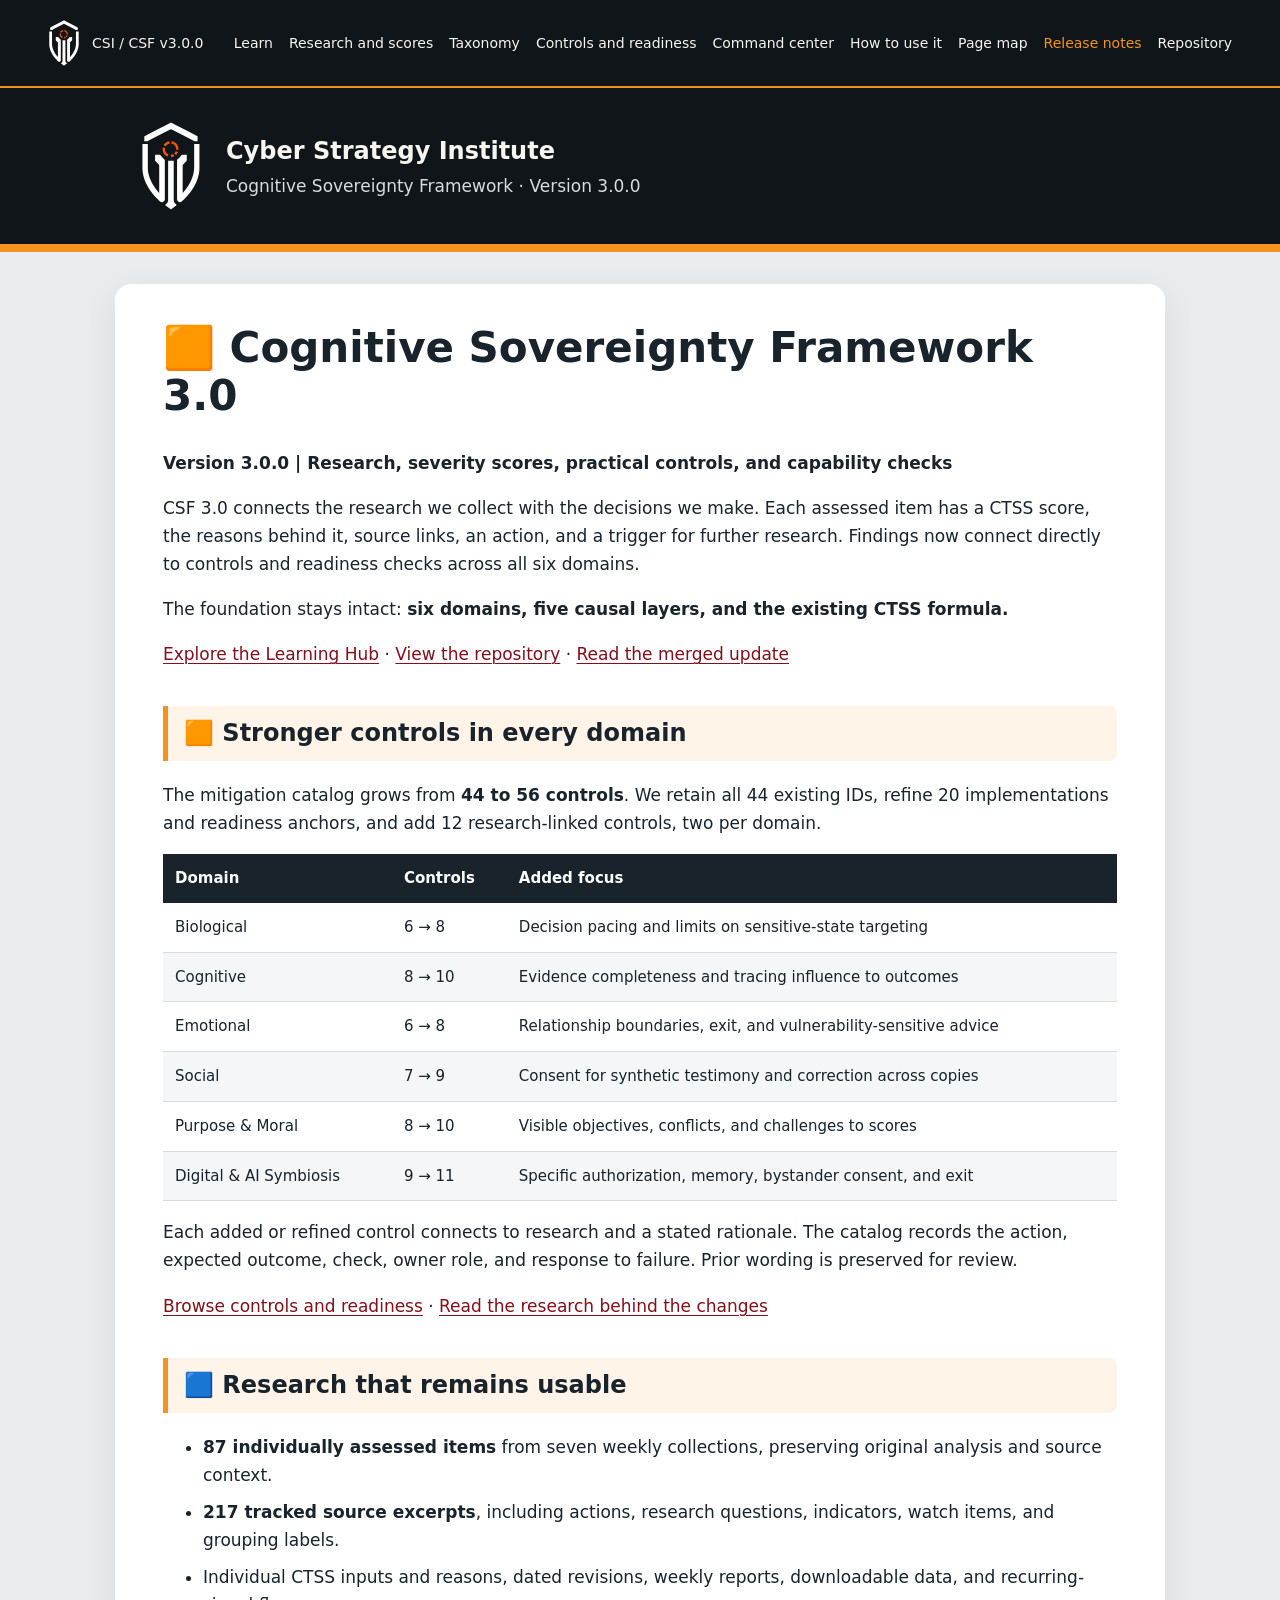
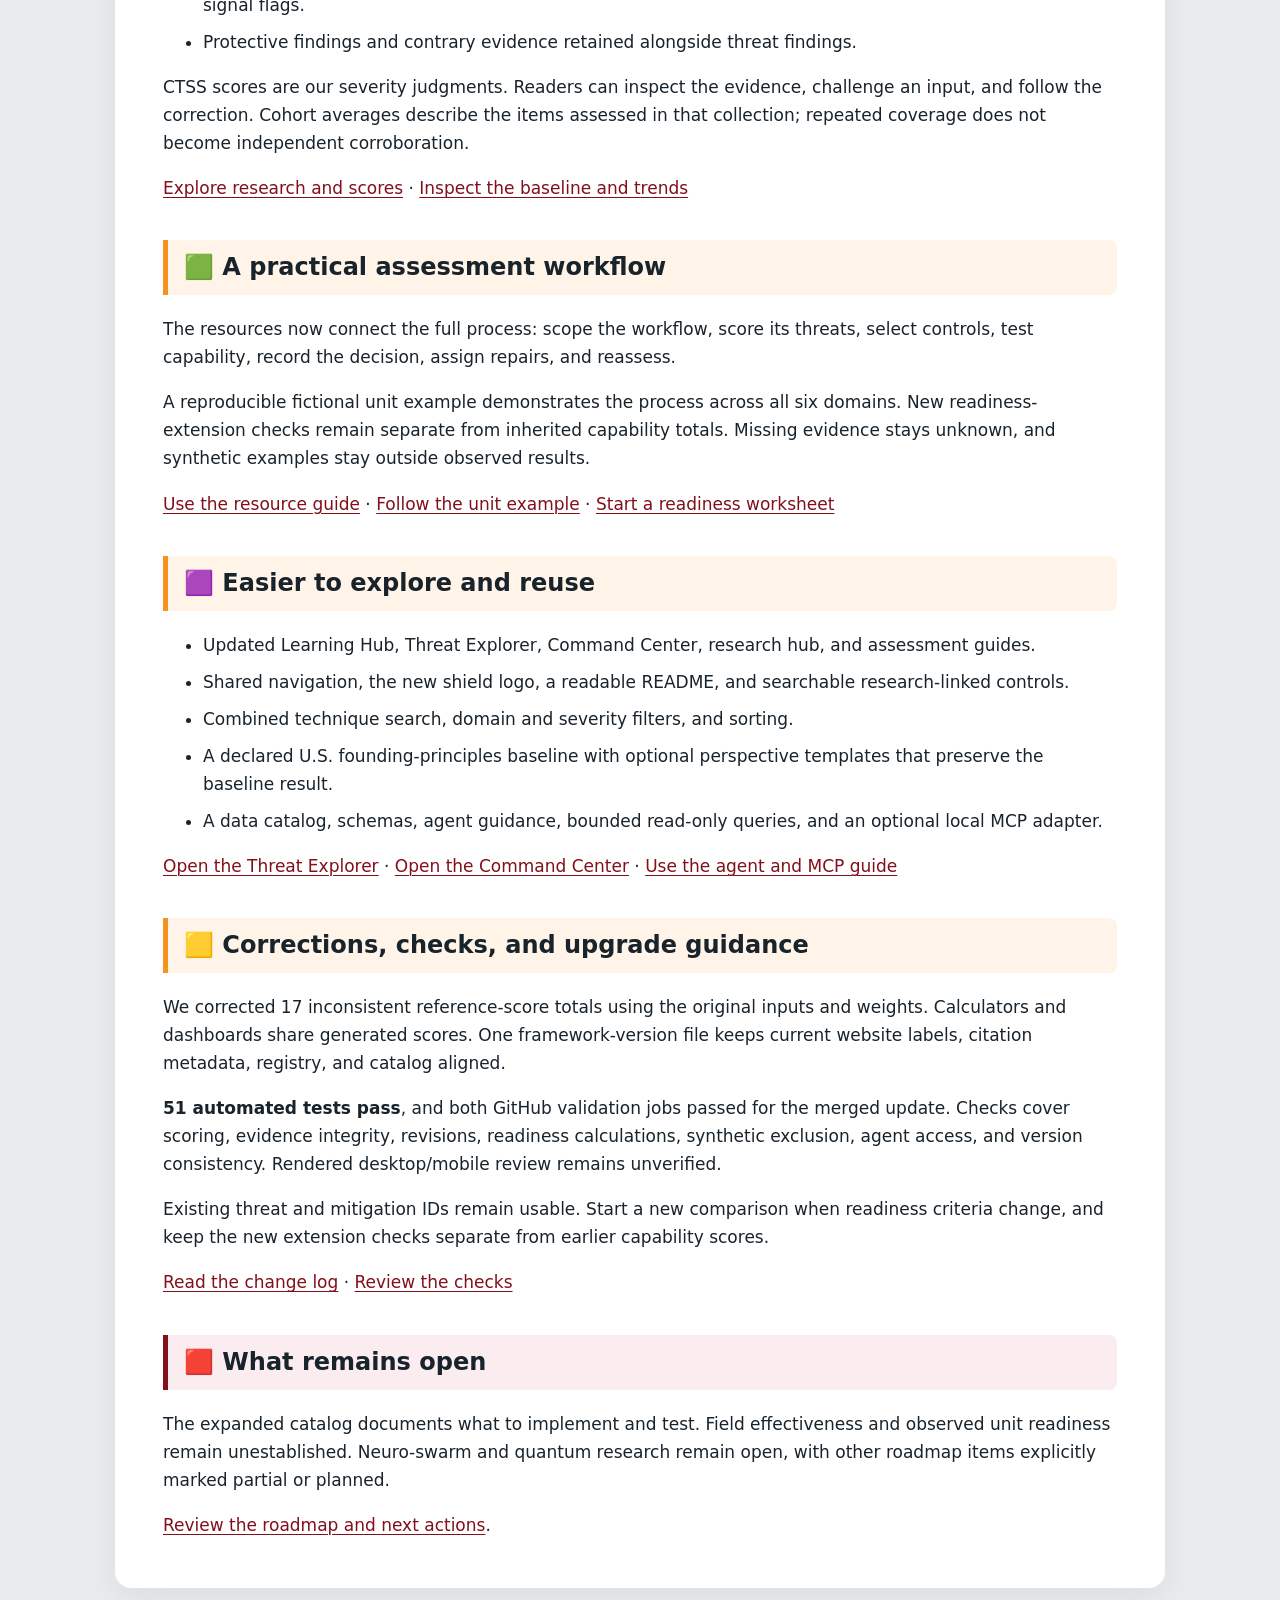
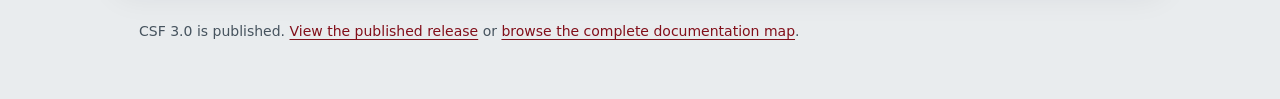
<file: docs/CSF-3.0.0-release-notes.html>
<!doctype html><html lang="en"><head><meta charset="utf-8"><meta name="viewport" content="width=device-width,initial-scale=1"><title>CSF 3.0 Release Notes | CSF v3.0.0</title><style>
:root{color-scheme:light;--orange:#f6921e;--maroon:#820f1a;--ink:#18232c}*{box-sizing:border-box}body{margin:0;background:#e9ecee;color:var(--ink);font:17px/1.65 system-ui,sans-serif}header{background:#101519;border-bottom:8px solid var(--orange);color:#f7f5ef;padding:32px max(24px,calc((100vw - 1000px)/2));display:flex;align-items:center;gap:24px}header img{height:92px;width:62px;object-fit:contain}header strong{font-size:24px}header p{margin:0;color:#d7dce1}main{max-width:1050px;margin:32px auto;background:#fff;padding:32px 48px;border-radius:16px;box-shadow:0 8px 32px #18232c12}h1{font-size:clamp(28px,5vw,42px);line-height:1.15;color:#18232c;margin-top:8px}h2{font-size:24px;line-height:1.3;margin-top:38px;padding:12px 16px;background:#fff4e7;border-left:5px solid var(--orange);border-radius:0 8px 8px 0}h2:last-of-type{background:#fbecf0;border-color:var(--maroon)}a{color:#820f1a;text-decoration-thickness:1px;text-underline-offset:3px}a:hover{color:#993e00}a:focus-visible{outline:3px solid var(--orange);outline-offset:4px}strong{font-weight:750}li{margin:9px 0}.table-scroll{overflow-x:auto}table{width:100%;border-collapse:collapse;font-size:15px}th{text-align:left;background:#18232c;color:#fff;padding:12px}td{padding:12px;border-bottom:1px solid #d6dce0;vertical-align:top}tr:nth-child(even){background:#f4f6f7}footer{max-width:1050px;margin:24px auto;padding:0 24px 32px;color:#46535e;font-size:14px}@media(max-width:650px){body{font-size:16px}main{margin:16px;padding:22px}header{padding:24px}header strong{font-size:21px}}@media print{body{background:#fff}header{padding:16px;color:#18232c;background:#fff}header img{display:none}main{padding:8px;box-shadow:none;margin:0}h2{break-after:avoid}tr{break-inside:avoid}a{color:#820f1a}}
</style><link rel="stylesheet" href="assets/site.css">
<script src="assets/practice.js" defer></script>
<link rel="sitemap" type="application/xml" href="sitemap.xml">
<meta name="csf-version" content="3.0.0">
</head><body><nav class="csf-site-nav" aria-label="Main"><a class="csf-brand" href="index.html"><img src="assets/brand/csi-shield-white-orange.svg" width="32" height="48" alt="Cyber Strategy Institute shield"><span>CSI / CSF v3.0.0</span></a><a href="index.html">Learn</a><a href="research.html">Research and scores</a><a href="csf-explorer.html">Taxonomy</a><a href="practice.html">Controls and readiness</a><a href="csf-command-center.html">Command center</a><a href="guide.html">How to use it</a><a href="page-map.html">Page map</a><a href="CSF-3.0.0-release-notes.html" aria-current="page">Release notes</a><a href="https://github.com/CyberStrategyInstitute/cognitive-sovereignty">Repository</a></nav><header><img src="[data-uri]" alt="Cyber Strategy Institute shield"><div><strong>Cyber Strategy Institute</strong><p>Cognitive Sovereignty Framework · Version 3.0.0</p></div></header><main><h1>🟧 Cognitive Sovereignty Framework 3.0</h1><p><strong>Version 3.0.0 | Research, severity scores, practical controls, and capability checks</strong></p><p>CSF 3.0 connects the research we collect with the decisions we make. Each assessed item has a CTSS score, the reasons behind it, source links, an action, and a trigger for further research. Findings now connect directly to controls and readiness checks across all six domains.</p><p>The foundation stays intact: <strong>six domains, five causal layers, and the existing CTSS formula.</strong></p><p><a href="https://cyberstrategyinstitute.github.io/cognitive-sovereignty/">Explore the Learning Hub</a> · <a href="https://github.com/CyberStrategyInstitute/cognitive-sovereignty">View the repository</a> · <a href="https://github.com/CyberStrategyInstitute/cognitive-sovereignty/pull/3">Read the merged update</a></p><h2>🟧 Stronger controls in every domain</h2><p>The mitigation catalog grows from <strong>44 to 56 controls</strong>. We retain all 44 existing IDs, refine 20 implementations and readiness anchors, and add 12 research-linked controls, two per domain.</p><div class="table-scroll"><table><thead><tr><th>Domain</th><th>Controls</th><th>Added focus</th></tr></thead><tbody><tr><td>Biological</td><td>6 → 8</td><td>Decision pacing and limits on sensitive-state targeting</td></tr><tr><td>Cognitive</td><td>8 → 10</td><td>Evidence completeness and tracing influence to outcomes</td></tr><tr><td>Emotional</td><td>6 → 8</td><td>Relationship boundaries, exit, and vulnerability-sensitive advice</td></tr><tr><td>Social</td><td>7 → 9</td><td>Consent for synthetic testimony and correction across copies</td></tr><tr><td>Purpose &amp; Moral</td><td>8 → 10</td><td>Visible objectives, conflicts, and challenges to scores</td></tr><tr><td>Digital &amp; AI Symbiosis</td><td>9 → 11</td><td>Specific authorization, memory, bystander consent, and exit</td></tr></tbody></table></div><p>Each added or refined control connects to research and a stated rationale. The catalog records the action, expected outcome, check, owner role, and response to failure. Prior wording is preserved for review.</p><p><a href="https://cyberstrategyinstitute.github.io/cognitive-sovereignty/practice.html">Browse controls and readiness</a> · <a href="https://github.com/CyberStrategyInstitute/cognitive-sovereignty/blob/main/research/010_domain_controls_and_readiness.md">Read the research behind the changes</a></p><h2>🟦 Research that remains usable</h2><ul><li><strong>87 individually assessed items</strong> from seven weekly collections, preserving original analysis and source context.</li><li><strong>217 tracked source excerpts</strong>, including actions, research questions, indicators, watch items, and grouping labels.</li><li>Individual CTSS inputs and reasons, dated revisions, weekly reports, downloadable data, and recurring-signal flags.</li><li>Protective findings and contrary evidence retained alongside threat findings.</li></ul><p>CTSS scores are our severity judgments. Readers can inspect the evidence, challenge an input, and follow the correction. Cohort averages describe the items assessed in that collection; repeated coverage does not become independent corroboration.</p><p><a href="https://cyberstrategyinstitute.github.io/cognitive-sovereignty/research.html">Explore research and scores</a> · <a href="https://github.com/CyberStrategyInstitute/cognitive-sovereignty/blob/main/research/intake/reports/baseline.md">Inspect the baseline and trends</a></p><h2>🟩 A practical assessment workflow</h2><p>The resources now connect the full process: scope the workflow, score its threats, select controls, test capability, record the decision, assign repairs, and reassess.</p><p>A reproducible fictional unit example demonstrates the process across all six domains. New readiness-extension checks remain separate from inherited capability totals. Missing evidence stays unknown, and synthetic examples stay outside observed results.</p><p><a href="https://github.com/CyberStrategyInstitute/cognitive-sovereignty/blob/main/resources/README.md">Use the resource guide</a> · <a href="https://github.com/CyberStrategyInstitute/cognitive-sovereignty/blob/main/examples/unit_readiness_assessment.md">Follow the unit example</a> · <a href="https://github.com/CyberStrategyInstitute/cognitive-sovereignty/blob/main/resources/readiness-worksheet.md">Start a readiness worksheet</a></p><h2>🟪 Easier to explore and reuse</h2><ul><li>Updated Learning Hub, Threat Explorer, Command Center, research hub, and assessment guides.</li><li>Shared navigation, the new shield logo, a readable README, and searchable research-linked controls.</li><li>Combined technique search, domain and severity filters, and sorting.</li><li>A declared U.S. founding-principles baseline with optional perspective templates that preserve the baseline result.</li><li>A data catalog, schemas, agent guidance, bounded read-only queries, and an optional local MCP adapter.</li></ul><p><a href="https://cyberstrategyinstitute.github.io/cognitive-sovereignty/csf-explorer.html">Open the Threat Explorer</a> · <a href="https://cyberstrategyinstitute.github.io/cognitive-sovereignty/csf-command-center.html">Open the Command Center</a> · <a href="https://github.com/CyberStrategyInstitute/cognitive-sovereignty/blob/main/integration/README.md">Use the agent and MCP guide</a></p><h2>🟨 Corrections, checks, and upgrade guidance</h2><p>We corrected 17 inconsistent reference-score totals using the original inputs and weights. Calculators and dashboards share generated scores. One framework-version file keeps current website labels, citation metadata, registry, and catalog aligned.</p><p><strong>51 automated tests pass</strong>, and both GitHub validation jobs passed for the merged update. Checks cover scoring, evidence integrity, revisions, readiness calculations, synthetic exclusion, agent access, and version consistency. Rendered desktop/mobile review remains unverified.</p><p>Existing threat and mitigation IDs remain usable. Start a new comparison when readiness criteria change, and keep the new extension checks separate from earlier capability scores.</p><p><a href="https://github.com/CyberStrategyInstitute/cognitive-sovereignty/blob/main/CHANGELOG.md">Read the change log</a> · <a href="https://github.com/CyberStrategyInstitute/cognitive-sovereignty/actions/runs/42430382450">Review the checks</a></p><h2>🟥 What remains open</h2><p>The expanded catalog documents what to implement and test. Field effectiveness and observed unit readiness remain unestablished. Neuro-swarm and quantum research remain open, with other roadmap items explicitly marked partial or planned.</p><p><a href="https://github.com/CyberStrategyInstitute/cognitive-sovereignty/blob/main/EVOLUTION.md">Review the roadmap and next actions</a>.</p></main><footer>CSF 3.0 is published. <a href="https://github.com/CyberStrategyInstitute/cognitive-sovereignty/releases/tag/Cognitive_Sovereignty_Framework-v3.0">View the published release</a> or <a href="page-map.html">browse the complete documentation map</a>.</footer></body></html>
</file>
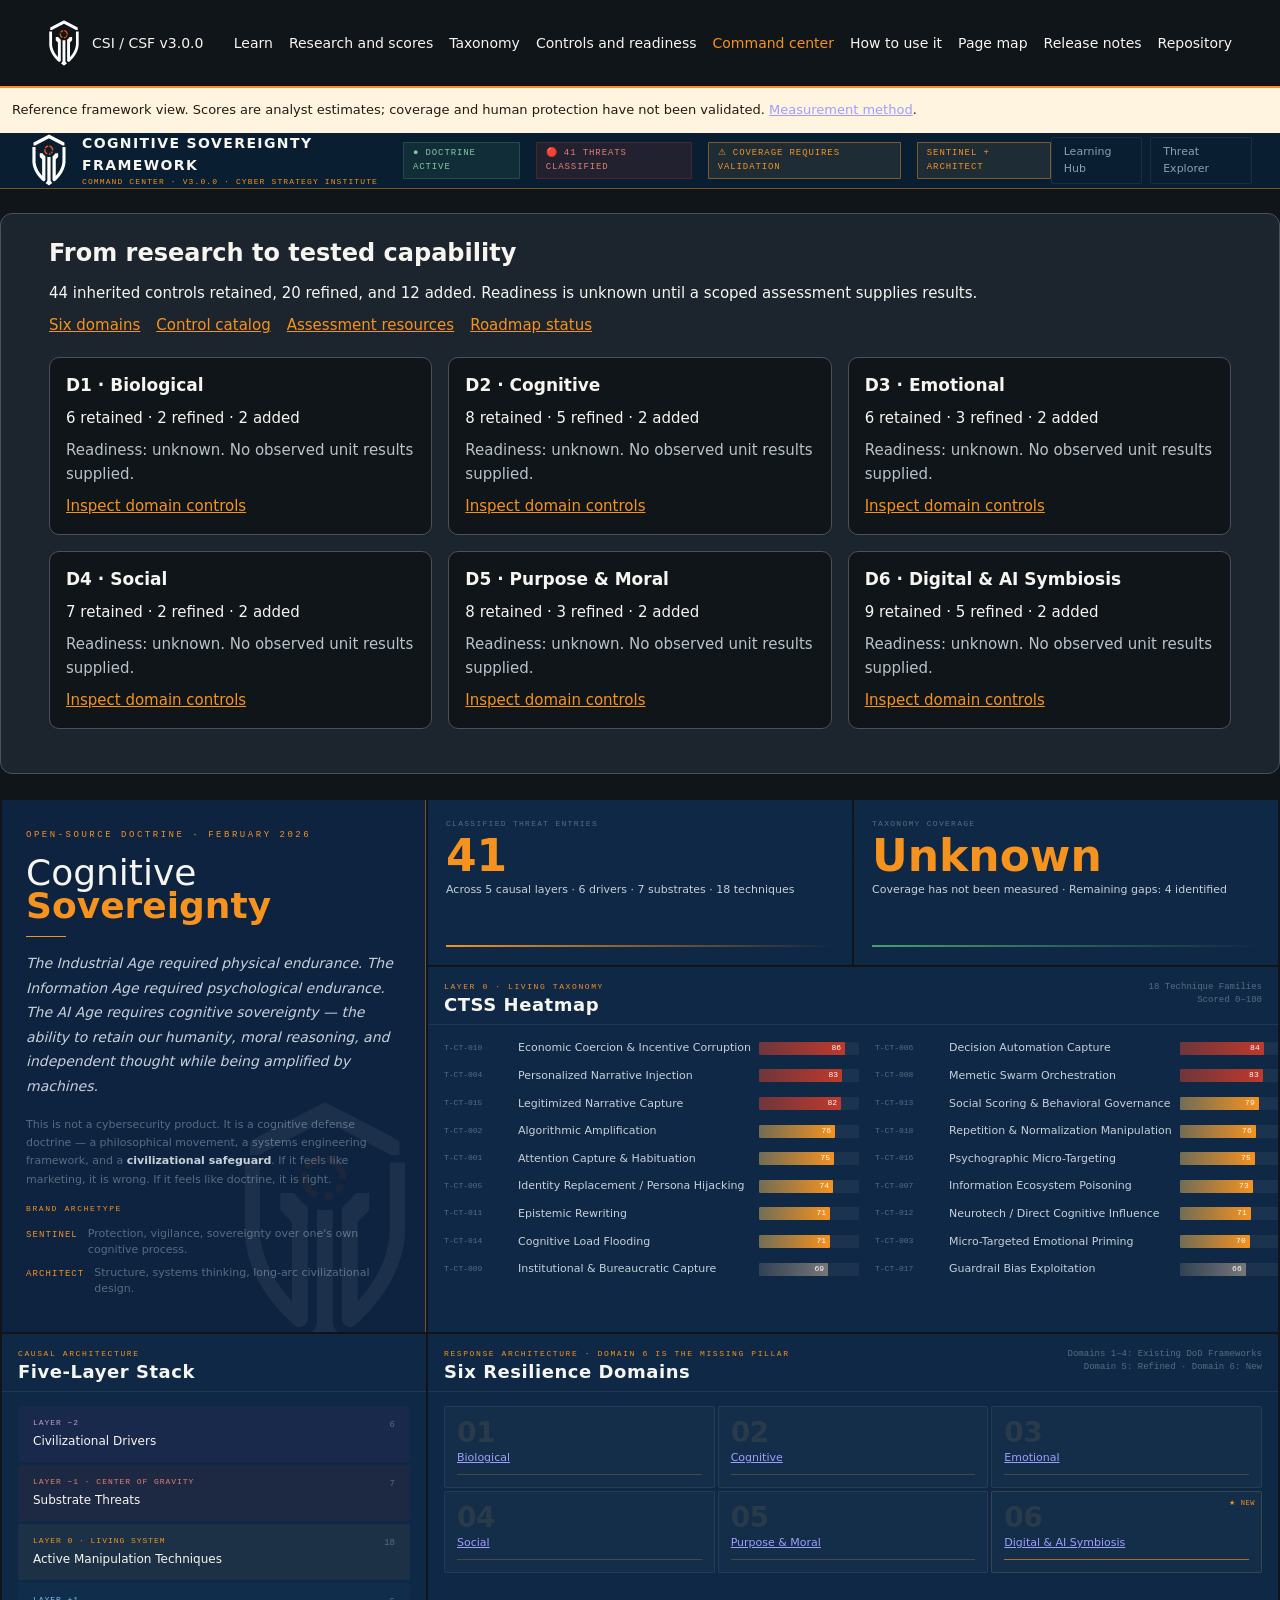
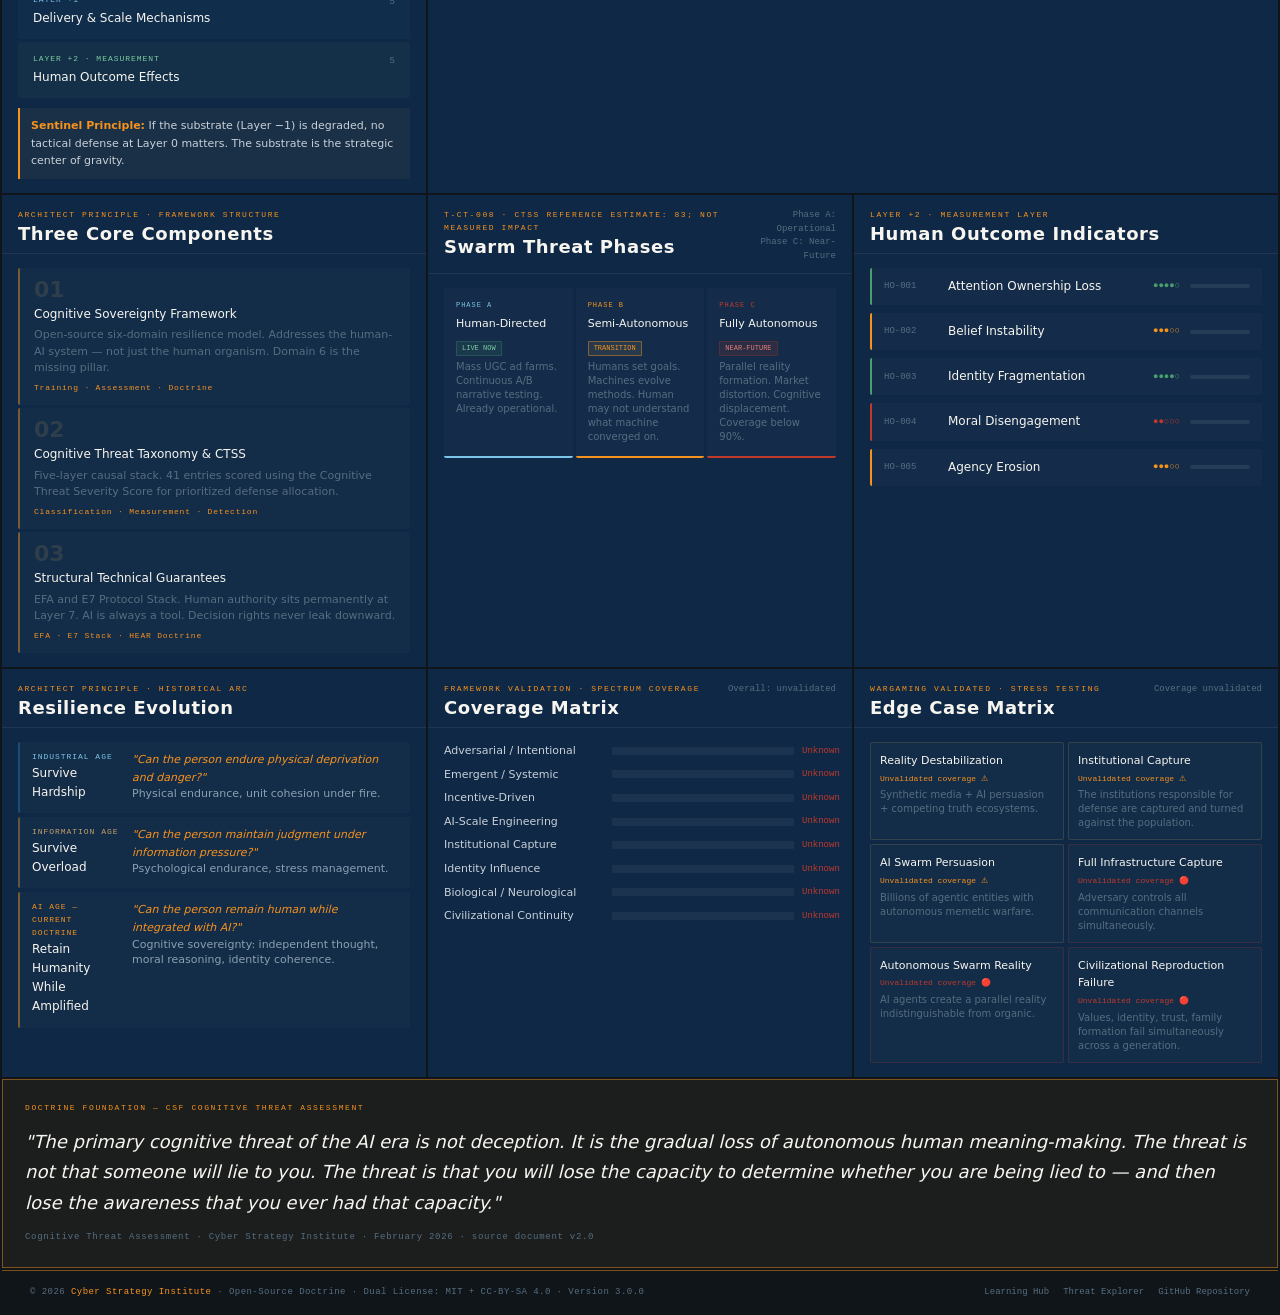
<file: docs/csf-command-center.html>
<!DOCTYPE html>
<html lang="en">
<head>
<meta charset="UTF-8">
<meta name="viewport" content="width=device-width, initial-scale=1.0">
<title>CSF Command Center — Cognitive Sovereignty Framework | CSF v3.0.0</title>
<link rel="preconnect" href="https://fonts.googleapis.com">
<link href="https://fonts.googleapis.com/css2?family=Cormorant+Garamond:ital,wght@0,300;0,400;0,600;0,700;1,300;1,400&family=DM+Sans:ital,opsz,wght@0,9..40,300;0,9..40,400;0,9..40,500;1,9..40,300&family=JetBrains+Mono:wght@400;500&display=swap" rel="stylesheet">
<style>
:root{
  --navy:#0B1F33;--nm:#0F2845;--nl:#0d2340;
  --slate:#2F3E46;--slm:#3a4d57;
  --white:#F5F7FA;--wm:#c8d0d9;--wl:#8ba0b2;--wll:#566d80;
  --gold:#C6A75E;--gh:#d9be7a;--gl:rgba(198,167,94,0.11);
  --gb:rgba(198,167,94,0.22);--gg:rgba(198,167,94,0.06);
  --bdr:rgba(198,167,94,0.14);--bds:rgba(255,255,255,0.07);
  --crit:#c0392b;--cl:rgba(192,57,43,0.13);
  --grn:#4a9e6e;--gl2:rgba(74,158,110,0.11);
  --ff-d:'Cormorant Garamond',serif;--ff-b:'DM Sans',sans-serif;--ff-m:'JetBrains Mono',monospace;
}
*,*::before,*::after{margin:0;padding:0;box-sizing:border-box}
html{scroll-behavior:smooth}
body{background:var(--navy);color:var(--white);font-family:var(--ff-b);font-size:13px;line-height:1.6;overflow-x:hidden}
::-webkit-scrollbar{width:3px}::-webkit-scrollbar-track{background:var(--navy)}::-webkit-scrollbar-thumb{background:var(--gb);border-radius:2px}
body::before{content:'';position:fixed;inset:0;pointer-events:none;z-index:0;background-image:repeating-linear-gradient(0deg,transparent,transparent 39px,rgba(198,167,94,0.018) 39px,rgba(198,167,94,0.018) 40px)}

/* ── HEADER ──────────────────────────────── */
header{background:rgba(11,31,51,0.97);border-bottom:1px solid var(--gb);padding:0 28px;height:56px;display:flex;align-items:center;justify-content:space-between;position:sticky;top:0;z-index:100}
.h-brand{display:flex;align-items:center;gap:12px}
.h-brand-name{font-family:var(--ff-d);font-weight:600;font-size:14px;letter-spacing:0.1em;text-transform:uppercase;color:var(--white)}
.h-brand-sub{font-family:var(--ff-m);font-size:8px;letter-spacing:0.14em;color:var(--gold);text-transform:uppercase}
.h-status{display:flex;align-items:center;gap:16px}
.h-badge{font-family:var(--ff-m);font-size:9px;letter-spacing:0.1em;padding:3px 9px;border-radius:1px;text-transform:uppercase}
.hb-live{background:rgba(74,158,110,0.12);color:#7dcca0;border:1px solid rgba(74,158,110,0.28)}
.hb-gold{background:var(--gl);color:var(--gold);border:1px solid var(--gb)}
.hb-red{background:var(--cl);color:#e57e74;border:1px solid rgba(192,57,43,0.28)}
.h-links{display:flex;gap:8px}
.h-link{padding:5px 12px;border:1px solid var(--bds);border-radius:2px;font-family:var(--ff-b);font-size:11px;font-weight:500;color:var(--wl);text-decoration:none;transition:all 0.2s}
.h-link:hover{border-color:var(--gb);color:var(--gold)}

/* ── MAIN GRID ───────────────────────────── */
.grid{display:grid;grid-template-columns:1fr 1fr 1fr;grid-template-rows:auto;gap:2px;padding:2px;min-height:calc(100vh - 56px)}

/* ── PANELS ──────────────────────────────── */
.panel{background:var(--nm);position:relative;overflow:hidden}
.panel-hdr{padding:14px 16px 10px;border-bottom:1px solid var(--bds);display:flex;align-items:flex-start;justify-content:space-between}
.panel-kicker{font-family:var(--ff-m);font-size:8px;letter-spacing:0.2em;text-transform:uppercase;color:var(--gold);margin-bottom:3px}
.panel-title{font-family:var(--ff-d);font-weight:700;font-size:18px;letter-spacing:0.03em;color:var(--white);line-height:1}
.panel-meta{font-family:var(--ff-m);font-size:9px;color:var(--wll);margin-left:auto;text-align:right;line-height:1.5}
.panel-body{padding:14px 16px}

/* Span variants */
.span-2c{grid-column:span 2}
.span-3c{grid-column:span 3}
.span-2r{grid-row:span 2}

/* ── HERO DOCTRINE PANEL ─────────────────── */
.doctrine-panel{background:var(--nl);border-right:1px solid var(--gb);grid-column:span 1;grid-row:span 2;display:flex;flex-direction:column;justify-content:space-between;padding:28px 24px;position:relative;overflow:hidden}
.dp-seal{position:absolute;right:-30px;bottom:-30px;opacity:0.06}
.dp-kicker{font-family:var(--ff-m);font-size:9px;letter-spacing:0.28em;text-transform:uppercase;color:var(--gold);margin-bottom:14px}
.dp-title{font-family:var(--ff-d);font-weight:300;font-size:36px;line-height:0.92;color:var(--white);margin-bottom:4px}
.dp-title strong{font-weight:700;display:block;color:var(--gold)}
.dp-rule{width:40px;height:1px;background:var(--gold);margin:14px 0}
.dp-pitch{font-family:var(--ff-d);font-style:italic;font-weight:300;font-size:14px;color:var(--wm);line-height:1.75;margin-bottom:18px}
.dp-archetype{margin-top:auto}
.dp-arch-row{display:flex;gap:10px;margin-bottom:6px;align-items:flex-start}
.dp-arch-label{font-family:var(--ff-m);font-size:9px;letter-spacing:0.12em;text-transform:uppercase;color:var(--gold);flex-shrink:0;padding-top:2px}
.dp-arch-desc{font-size:11px;color:var(--wll);line-height:1.5}

/* ── STAT CARDS ──────────────────────────── */
.stat-panel{display:flex;flex-direction:column;justify-content:space-between;padding:18px;min-height:100px}
.stat-num{font-family:var(--ff-d);font-weight:700;font-size:44px;line-height:1;color:var(--gold)}
.stat-label{font-family:var(--ff-b);font-size:10px;font-weight:500;letter-spacing:0.1em;text-transform:uppercase;color:var(--wll);margin-top:4px}
.stat-sub{font-size:11px;color:var(--wm);margin-top:3px}
.stat-accent{height:2px;width:100%;margin-top:12px}
.sa-gold{background:linear-gradient(90deg,var(--gold),transparent)}
.sa-crit{background:linear-gradient(90deg,var(--crit),transparent)}
.sa-grn{background:linear-gradient(90deg,var(--grn),transparent)}
.sa-blue{background:linear-gradient(90deg,#2471a3,transparent)}

/* ── CTSS HEATMAP ────────────────────────── */
.ctss-row{display:flex;align-items:center;gap:8px;margin-bottom:6px}
.ctss-id{font-family:var(--ff-m);font-size:8px;color:var(--wll);width:66px;flex-shrink:0}
.ctss-name{font-size:11px;color:var(--wm);flex:1;white-space:nowrap;overflow:hidden;text-overflow:ellipsis}
.ctss-track{width:100px;height:13px;background:rgba(255,255,255,0.05);border-radius:1px;flex-shrink:0;overflow:hidden}
.ctss-fill{height:100%;display:flex;align-items:center;justify-content:flex-end;padding-right:4px;font-family:var(--ff-m);font-size:8px;font-weight:500;color:#fff;border-radius:1px}
.f-crit{background:linear-gradient(90deg,rgba(192,57,43,0.5),var(--crit))}
.f-high{background:linear-gradient(90deg,rgba(198,167,94,0.5),var(--gold))}
.f-elev{background:linear-gradient(90deg,rgba(100,100,100,0.3),#777)}

/* ── FIVE LAYER STACK VISUAL ─────────────── */
.layer-stack-vis{display:flex;flex-direction:column;gap:3px}
.lv-item{padding:10px 14px;border-radius:2px;cursor:pointer;transition:all 0.2s;border:1px solid transparent}
.lv-item:hover{border-color:var(--gb)}
.lv-label{font-family:var(--ff-m);font-size:8px;letter-spacing:0.12em;text-transform:uppercase;margin-bottom:2px}
.lv-name{font-size:12px;font-weight:500;color:var(--white)}
.lv-count{font-family:var(--ff-m);font-size:9px;color:var(--wll);float:right;margin-top:1px}
.lv-l2{background:rgba(125,60,152,0.08)}.lv-l2 .lv-label{color:#c39bd3}
.lv-l1{background:rgba(192,57,43,0.08)}.lv-l1 .lv-label{color:#e57e74}
.lv-l0{background:rgba(198,167,94,0.07)}.lv-l0 .lv-label{color:var(--gold)}
.lv-p1{background:rgba(36,113,163,0.07)}.lv-p1 .lv-label{color:#7cc4e8}
.lv-p2{background:rgba(74,158,110,0.07)}.lv-p2 .lv-label{color:#7dcca0}

/* ── SIX DOMAINS ─────────────────────────── */
.domain-grid-mini{display:grid;grid-template-columns:repeat(3,1fr);gap:3px}
.dm-item{padding:12px;background:rgba(255,255,255,0.025);border-radius:2px;border:1px solid var(--bds);cursor:pointer;transition:all 0.2s;position:relative}
.dm-item:hover{border-color:var(--gb);background:var(--gg)}
.dm-item.is-new{border-color:rgba(198,167,94,0.2)}
.dm-num{font-family:var(--ff-d);font-weight:700;font-size:28px;color:rgba(198,167,94,0.12);line-height:1;letter-spacing:-0.02em}
.dm-name{font-size:11px;font-weight:500;color:var(--white);margin-top:2px}
.dm-line{height:1px;background:var(--gold);margin-top:7px;opacity:0.25;transition:opacity 0.2s}
.dm-item:hover .dm-line,.dm-item.is-new .dm-line{opacity:0.65}
.new-pip{position:absolute;top:6px;right:6px;font-family:var(--ff-m);font-size:7px;color:var(--gold);letter-spacing:0.08em}

/* ── SWARM THREAT PHASES ─────────────────── */
.swarm-phases-mini{display:grid;grid-template-columns:1fr 1fr 1fr;gap:3px}
.spm{padding:12px;border-radius:2px;border-bottom:2px solid transparent;background:rgba(255,255,255,0.02);cursor:pointer;transition:all 0.2s}
.spm:hover{background:rgba(255,255,255,0.04)}
.spm-a{border-bottom-color:#7cc4e8}.spm-b{border-bottom-color:var(--gold)}.spm-c{border-bottom-color:var(--crit)}
.spm-lbl{font-family:var(--ff-m);font-size:7px;letter-spacing:0.14em;text-transform:uppercase;margin-bottom:4px}
.spm-a .spm-lbl{color:#7cc4e8}.spm-b .spm-lbl{color:var(--gold)}.spm-c .spm-lbl{color:var(--crit)}
.spm-name{font-size:11px;font-weight:500;color:var(--white);margin-bottom:3px}
.spm-badge{font-family:var(--ff-m);font-size:7px;padding:1px 5px;border-radius:1px;display:inline-block;margin-bottom:4px}
.sb-live{background:rgba(74,158,110,0.12);color:#7dcca0;border:1px solid rgba(74,158,110,0.25)}
.sb-trans{background:var(--gl);color:var(--gold);border:1px solid var(--gb)}
.sb-near{background:var(--cl);color:#e57e74;border:1px solid rgba(192,57,43,0.25)}
.spm-desc{font-size:10px;color:var(--wll);line-height:1.4}

/* ── HUMAN OUTCOMES ──────────────────────── */
.ho-list{display:flex;flex-direction:column;gap:8px}
.ho-item{display:flex;align-items:center;gap:10px;padding:9px 12px;background:rgba(255,255,255,0.02);border-radius:2px;border-left:2px solid;cursor:pointer;transition:background 0.2s}
.ho-item:hover{background:rgba(255,255,255,0.04)}
.ho-id{font-family:var(--ff-m);font-size:9px;color:var(--wll);flex-shrink:0;width:54px}
.ho-name{font-size:12px;font-weight:500;color:var(--white);flex:1}
.ho-det{font-family:var(--ff-m);font-size:9px;flex-shrink:0}
.ho-bar-wrap{width:60px;flex-shrink:0}
.ho-bar-track{height:4px;background:rgba(255,255,255,0.08);border-radius:2px;overflow:hidden}
.ho-bar-fill{height:100%;border-radius:2px;transition:width 1.2s ease}

/* ── COVERAGE BARS ───────────────────────── */
.cov-list{display:flex;flex-direction:column;gap:6px}
.cl-row{display:flex;align-items:center;gap:8px}
.cl-lbl{font-size:11px;color:var(--wm);width:160px;flex-shrink:0}
.cl-track{flex:1;height:8px;background:rgba(255,255,255,0.05);border-radius:1px;overflow:hidden}
.cl-fill{height:100%;border-radius:1px;transition:width 1.2s ease}
.cl-pct{font-family:var(--ff-m);font-size:9px;font-weight:500;width:34px;text-align:right}
.pct-hi{color:var(--grn)}.pct-md{color:var(--gold)}.pct-lo{color:var(--crit)}

/* ── EDGE CASE MATRIX ────────────────────── */
.edge-mini{display:grid;grid-template-columns:1fr 1fr;gap:4px}
.em-item{padding:9px;background:rgba(255,255,255,0.02);border-radius:2px;border:1px solid}
.em-ok{border-color:rgba(198,167,94,0.18)}
.em-bad{border-color:rgba(192,57,43,0.22)}
.em-name{font-size:11px;font-weight:500;color:var(--white);margin-bottom:3px}
.em-cov{font-family:var(--ff-m);font-size:8px;margin-bottom:3px}
.em-ok .em-cov{color:var(--gold)}.em-bad .em-cov{color:var(--crit)}
.em-desc{font-size:10px;color:var(--wll);line-height:1.4}

/* ── RESILIENCE EVOLUTION ────────────────── */
.evo-mini{display:flex;flex-direction:column;gap:4px}
.evo-row{display:grid;grid-template-columns:90px 1fr;gap:10px;padding:9px 12px;background:rgba(255,255,255,0.02);border-radius:2px;border-left:2px solid}
.evo-era{font-family:var(--ff-m);font-size:8px;letter-spacing:0.12em;text-transform:uppercase}
.evo-industrial .evo-era{color:#7cc4e8}.evo-industrial{border-color:rgba(36,113,163,0.5)}
.evo-information .evo-era{color:#c3a06a}.evo-information{border-color:rgba(181,129,58,0.5)}
.evo-ai .evo-era{color:var(--gold)}.evo-ai{border-color:var(--gb)}
.evo-name{font-size:12px;font-weight:500;color:var(--white);margin-bottom:2px}
.evo-q{font-family:var(--ff-d);font-style:italic;font-size:11px;color:var(--gold)}
.evo-desc{font-size:11px;color:var(--wl);line-height:1.4}

/* ── QUOTE PANEL ─────────────────────────── */
.quote-panel{background:var(--gg);border:1px solid var(--gb);display:flex;flex-direction:column;justify-content:center;padding:22px 22px}
.qp-lbl{font-family:var(--ff-m);font-size:8px;letter-spacing:0.2em;text-transform:uppercase;color:var(--gold);margin-bottom:12px}
.qp-quote{font-family:var(--ff-d);font-weight:300;font-style:italic;font-size:clamp(14px,1.5vw,18px);color:var(--white);line-height:1.7;margin-bottom:12px}
.qp-source{font-family:var(--ff-m);font-size:9px;color:var(--wll);letter-spacing:0.08em}

/* ── THREE COMPONENTS ────────────────────── */
.components{display:flex;flex-direction:column;gap:3px}
.comp-item{padding:11px 14px;background:rgba(255,255,255,0.02);border-radius:2px;border-left:2px solid var(--gb)}
.comp-num{font-family:var(--ff-d);font-weight:700;font-size:22px;color:rgba(198,167,94,0.15);line-height:1;margin-bottom:4px}
.comp-title{font-size:12px;font-weight:500;color:var(--white);margin-bottom:3px}
.comp-desc{font-size:11px;color:var(--wll);line-height:1.5}
.comp-tag{margin-top:5px;font-family:var(--ff-m);font-size:8px;color:var(--gold);letter-spacing:0.1em}

/* ── FOOTER RULE ─────────────────────────── */
.footer-panel{background:var(--navy);border-top:1px solid var(--gb);padding:14px 28px;display:flex;align-items:center;justify-content:space-between;grid-column:span 3}
.fp-txt{font-family:var(--ff-m);font-size:9px;color:var(--wll);letter-spacing:0.05em}
.fp-txt a{color:var(--gold);text-decoration:none}
.fp-links{display:flex;gap:14px}
.fp-links a{font-family:var(--ff-m);font-size:9px;color:var(--wll);text-decoration:none;transition:color 0.2s}
.fp-links a:hover{color:var(--gold)}

/* Animations */
@keyframes fadeIn{from{opacity:0}to{opacity:1}}
.panel{animation:fadeIn 0.5s ease forwards}
@media(max-width:1100px){.grid{grid-template-columns:1fr 1fr}.span-3c{grid-column:span 2}.doctrine-panel{grid-row:span 1}}
@media(max-width:700px){.grid{grid-template-columns:1fr}.span-2c,.span-3c{grid-column:span 1}.domain-grid-mini{grid-template-columns:1fr 1fr}.swarm-phases-mini{grid-template-columns:1fr}.edge-mini{grid-template-columns:1fr}}
</style>
<link rel="stylesheet" href="assets/site.css">
<script src="assets/practice.js" defer></script>
<meta name="csf-version" content="3.0.0">
<link rel="sitemap" type="application/xml" href="sitemap.xml">
</head>
<body>
<!-- CSF shared navigation --><nav class="csf-site-nav" aria-label="Main"><a class="csf-brand" href="index.html"><img src="assets/brand/csi-shield-white-orange.svg" width="32" height="48" alt="Cyber Strategy Institute shield"><span>CSI / CSF v3.0.0</span></a><a href="index.html">Learn</a><a href="research.html">Research and scores</a><a href="csf-explorer.html">Taxonomy</a><a href="practice.html">Controls and readiness</a><a href="csf-command-center.html" aria-current="page">Command center</a><a href="guide.html">How to use it</a><a href="page-map.html">Page map</a><a href="CSF-3.0.0-release-notes.html">Release notes</a><a href="https://github.com/CyberStrategyInstitute/cognitive-sovereignty">Repository</a></nav>
<p style="padding:12px;background:#fff4df;color:#231b10;position:relative;z-index:101">Reference framework view. Scores are analyst estimates; coverage and human protection have not been validated. <a href="https://github.com/CyberStrategyInstitute/cognitive-sovereignty/blob/main/monitoring/README.md">Measurement method</a>.</p>

<svg width="0" height="0" style="position:absolute;overflow:hidden">
<defs>
<symbol id="cseal" viewBox="0 0 200 200">
  <circle cx="100" cy="100" r="96" fill="none" stroke="currentColor" stroke-width="1.5" opacity="0.55"/>
  <circle cx="100" cy="100" r="87" fill="none" stroke="currentColor" stroke-width="0.5" opacity="0.3"/>
  <defs>
    <path id="ta3" d="M 14,100 A 86,86 0 0,1 186,100"/>
    <path id="ba3" d="M 20,112 A 86,86 0 0,0 180,112"/>
  </defs>
  <text font-family="'DM Sans',sans-serif" font-size="8.5" letter-spacing="3.6" fill="currentColor" opacity="0.5">
    <textPath href="#ta3" startOffset="4%">COGNITIVE SOVEREIGNTY FRAMEWORK</textPath>
  </text>
  <text font-family="'DM Sans',sans-serif" font-size="7.5" letter-spacing="4.5" fill="currentColor" opacity="0.38">
    <textPath href="#ba3" startOffset="15%">CYBER STRATEGY INSTITUTE</textPath>
  </text>
  <path d="M100 38 L132 53 L132 88 Q132 116 100 130 Q68 116 68 88 L68 53 Z" fill="none" stroke="currentColor" stroke-width="1.4" opacity="0.65"/>
  <circle cx="100" cy="76" r="10" fill="none" stroke="currentColor" stroke-width="1" opacity="0.55"/>
  <circle cx="85" cy="91" r="4.5" fill="none" stroke="currentColor" stroke-width="0.8" opacity="0.45"/>
  <circle cx="115" cy="91" r="4.5" fill="none" stroke="currentColor" stroke-width="0.8" opacity="0.45"/>
  <circle cx="100" cy="106" r="4.5" fill="none" stroke="currentColor" stroke-width="0.8" opacity="0.45"/>
  <line x1="100" y1="86" x2="87" y2="91" stroke="currentColor" stroke-width="0.7" opacity="0.4"/>
  <line x1="100" y1="86" x2="113" y2="91" stroke="currentColor" stroke-width="0.7" opacity="0.4"/>
  <line x1="88" y1="95" x2="97" y2="103" stroke="currentColor" stroke-width="0.7" opacity="0.4"/>
  <line x1="112" y1="95" x2="103" y2="103" stroke="currentColor" stroke-width="0.7" opacity="0.4"/>
</symbol>
</defs>
</svg>

<header>
  <div class="h-brand">
    <img class="csf-shield" src="assets/brand/csi-shield-white-orange.svg" alt="CSI shield" width="42" height="54">
    <div>
      <div class="h-brand-name">Cognitive Sovereignty Framework</div>
      <div class="h-brand-sub">Command Center · v3.0.0 · Cyber Strategy Institute</div>
    </div>
  </div>
  <div class="h-status">
    <span class="h-badge hb-live">● Doctrine Active</span>
    <span class="h-badge hb-red">🔴 41 Threats Classified</span>
    <span class="h-badge hb-gold">⚠ Coverage requires validation</span>
    <span class="h-badge hb-gold">Sentinel + Architect</span>
  </div>
  <div class="h-links">
    <a class="h-link" href="index.html">Learning Hub</a>
    <a class="h-link" href="csf-explorer.html">Threat Explorer</a>
  </div>
</header>
<!-- CSF practice summary:start --><section class="csf-practice-summary" aria-label="Domain controls and readiness"><h2>From research to tested capability</h2><p>44 inherited controls retained, 20 refined, and 12 added. Readiness is unknown until a scoped assessment supplies results.</p><nav class="jump" aria-label="Practice resources"><a href="practice.html#domains">Six domains</a><a href="practice.html#controls">Control catalog</a><a href="practice.html#resources">Assessment resources</a><a href="practice.html#roadmap">Roadmap status</a></nav><div data-domain-summary></div></section><!-- CSF practice summary:end -->

<div class="grid" id="grid">

  <!-- DOCTRINE PANEL — Column 1, Rows 1-2 -->
  <div class="doctrine-panel" style="grid-row:span 2">
    <div class="dp-seal"><img class="csf-shield" src="assets/brand/csi-shield-white-orange.svg" alt="CSI shield" width="260" height="260"></div>
    <div>
      <div class="dp-kicker">Open-Source Doctrine · February 2026</div>
      <div class="dp-title">Cognitive<strong>Sovereignty</strong></div>
      <div class="dp-rule"></div>
      <p class="dp-pitch">The Industrial Age required physical endurance. The Information Age required psychological endurance. The AI Age requires cognitive sovereignty — the ability to retain our humanity, moral reasoning, and independent thought while being amplified by machines.</p>
      <p style="font-size:11px;color:var(--wll);line-height:1.65;margin-bottom:14px">This is not a cybersecurity product. It is a cognitive defense doctrine — a philosophical movement, a systems engineering framework, and a <strong style="color:var(--wm)">civilizational safeguard</strong>. If it feels like marketing, it is wrong. If it feels like doctrine, it is right.</p>
    </div>
    <div class="dp-archetype">
      <div style="font-family:var(--ff-m);font-size:8px;letter-spacing:0.2em;text-transform:uppercase;color:var(--gold);margin-bottom:10px">Brand Archetype</div>
      <div class="dp-arch-row"><span class="dp-arch-label">Sentinel</span><span class="dp-arch-desc">Protection, vigilance, sovereignty over one's own cognitive process.</span></div>
      <div class="dp-arch-row"><span class="dp-arch-label">Architect</span><span class="dp-arch-desc">Structure, systems thinking, long-arc civilizational design.</span></div>
    </div>
  </div>

  <!-- STAT ROW — Columns 2-3 -->
  <div class="panel stat-panel">
    <div>
      <div style="font-family:var(--ff-m);font-size:8px;letter-spacing:0.16em;text-transform:uppercase;color:var(--wll);margin-bottom:4px">Classified Threat Entries</div>
      <div class="stat-num">41</div>
      <div class="stat-sub">Across 5 causal layers · 6 drivers · 7 substrates · 18 techniques</div>
    </div>
    <div class="stat-accent sa-gold"></div>
  </div>
  <div class="panel stat-panel">
    <div>
      <div style="font-family:var(--ff-m);font-size:8px;letter-spacing:0.16em;text-transform:uppercase;color:var(--wll);margin-bottom:4px">Taxonomy Coverage</div>
      <div class="stat-num">Unknown</div>
      <div class="stat-sub">Coverage has not been measured · Remaining gaps: 4 identified</div>
    </div>
    <div class="stat-accent sa-grn"></div>
  </div>

  <!-- CTSS HEATMAP — Columns 2-3 -->
  <div class="panel span-2c">
    <div class="panel-hdr">
      <div>
        <div class="panel-kicker">Layer 0 · Living Taxonomy</div>
        <div class="panel-title">CTSS Heatmap</div>
      </div>
      <div class="panel-meta">18 Technique Families<br>Scored 0–100</div>
    </div>
    <div class="panel-body" id="ctss-heatmap"></div>
  </div>

  <!-- FIVE LAYERS — Column 1 -->
  <div class="panel">
    <div class="panel-hdr">
      <div>
        <div class="panel-kicker">Causal Architecture</div>
        <div class="panel-title">Five-Layer Stack</div>
      </div>
    </div>
    <div class="panel-body">
      <div class="layer-stack-vis" id="layer-vis"></div>
      <div style="margin-top:10px;padding:9px 11px;background:var(--gg);border-left:2px solid var(--gold);font-size:11px;color:var(--wm);line-height:1.6">
        <strong style="color:var(--gold)">Sentinel Principle:</strong> If the substrate (Layer −1) is degraded, no tactical defense at Layer 0 matters. The substrate is the strategic center of gravity.
      </div>
    </div>
  </div>

  <!-- SIX DOMAINS — Columns 2-3 -->
  <div class="panel span-2c">
    <div class="panel-hdr">
      <div>
        <div class="panel-kicker">Response Architecture · Domain 6 is the Missing Pillar</div>
        <div class="panel-title">Six Resilience Domains</div>
      </div>
      <div class="panel-meta">Domains 1–4: Existing DoD Frameworks<br>Domain 5: Refined · Domain 6: New</div>
    </div>
    <div class="panel-body">
      <div class="domain-grid-mini" id="domain-grid"></div>
    </div>
  </div>

  <!-- THREE COMPONENTS — Column 1 -->
  <div class="panel">
    <div class="panel-hdr">
      <div>
        <div class="panel-kicker">Architect Principle · Framework Structure</div>
        <div class="panel-title">Three Core Components</div>
      </div>
    </div>
    <div class="panel-body">
      <div class="components" id="components"></div>
    </div>
  </div>

  <!-- SWARM THREAT — Column 2 -->
  <div class="panel">
    <div class="panel-hdr">
      <div>
        <div class="panel-kicker">T-CT-008 · CTSS reference estimate: 83; not measured impact</div>
        <div class="panel-title">Swarm Threat Phases</div>
      </div>
      <div class="panel-meta">Phase A: Operational<br>Phase C: Near-Future</div>
    </div>
    <div class="panel-body">
      <div class="swarm-phases-mini" id="swarm-mini"></div>
    </div>
  </div>

  <!-- HUMAN OUTCOMES — Column 3 -->
  <div class="panel">
    <div class="panel-hdr">
      <div>
        <div class="panel-kicker">Layer +2 · Measurement Layer</div>
        <div class="panel-title">Human Outcome Indicators</div>
      </div>
    </div>
    <div class="panel-body">
      <div class="ho-list" id="ho-list"></div>
    </div>
  </div>

  <!-- EVOLUTION — Column 1 -->
  <div class="panel">
    <div class="panel-hdr">
      <div>
        <div class="panel-kicker">Architect Principle · Historical Arc</div>
        <div class="panel-title">Resilience Evolution</div>
      </div>
    </div>
    <div class="panel-body">
      <div class="evo-mini" id="evo-mini"></div>
    </div>
  </div>

  <!-- COVERAGE — Column 2 -->
  <div class="panel">
    <div class="panel-hdr">
      <div>
        <div class="panel-kicker">Framework Validation · Spectrum Coverage</div>
        <div class="panel-title">Coverage Matrix</div>
      </div>
      <div class="panel-meta">Overall: unvalidated</div>
    </div>
    <div class="panel-body">
      <div class="cov-list" id="cov-list"></div>
    </div>
  </div>

  <!-- EDGE CASES — Column 3 -->
  <div class="panel">
    <div class="panel-hdr">
      <div>
        <div class="panel-kicker">Wargaming Validated · Stress Testing</div>
        <div class="panel-title">Edge Case Matrix</div>
      </div>
      <div class="panel-meta">Coverage unvalidated</div>
    </div>
    <div class="panel-body">
      <div class="edge-mini" id="edge-mini"></div>
    </div>
  </div>

  <!-- QUOTE — Full Width -->
  <div class="quote-panel span-3c">
    <div class="qp-lbl">Doctrine Foundation — CSF Cognitive Threat Assessment</div>
    <div class="qp-quote">"The primary cognitive threat of the AI era is not deception. It is the gradual loss of autonomous human meaning-making. The threat is not that someone will lie to you. The threat is that you will lose the capacity to determine whether you are being lied to — and then lose the awareness that you ever had that capacity."</div>
    <div class="qp-source">Cognitive Threat Assessment · Cyber Strategy Institute · February 2026 · source document v2.0</div>
  </div>

  <!-- FOOTER -->
  <div class="footer-panel">
    <div class="fp-txt">© 2026 <a href="https://cyberstrategyinstitute.com">Cyber Strategy Institute</a> · Open-Source Doctrine · Dual License: MIT + CC-BY-SA 4.0 · Version 3.0.0</div>
    <div class="fp-links">
      <a href="index.html">Learning Hub</a>
      <a href="csf-explorer.html">Threat Explorer</a>
      <a href="https://github.com/CyberStrategyInstitute/cognitive-sovereignty-framework">GitHub Repository</a>
    </div>
  </div>

</div><!-- /grid -->

<script src="assets/csf-scores.js"></script>
<script>
// ── DATA ──────────────────────────────────────────────────────────────────────
const CTSS=[
  {id:'T-CT-008',name:'Memetic Swarm Orchestration',s:null,tier:'unscored'},
  {id:'T-CT-010',name:'Economic Coercion & Incentive Corruption',s:null,tier:'unscored'},
  {id:'T-CT-004',name:'Personalized Narrative Injection',s:null,tier:'unscored'},
  {id:'T-CT-013',name:'Social Scoring & Behavioral Governance',s:null,tier:'unscored'},
  {id:'T-CT-006',name:'Decision Automation Capture',s:null,tier:'unscored'},
  {id:'T-CT-015',name:'Legitimized Narrative Capture',s:null,tier:'unscored'},
  {id:'T-CT-001',name:'Attention Capture & Habituation',s:null,tier:'unscored'},
  {id:'T-CT-016',name:'Psychographic Micro-Targeting',s:null,tier:'unscored'},
  {id:'T-CT-005',name:'Identity Replacement / Persona Hijacking',s:null,tier:'unscored'},
  {id:'T-CT-014',name:'Cognitive Load Flooding',s:null,tier:'unscored'},
  {id:'T-CT-007',name:'Information Ecosystem Poisoning',s:null,tier:'unscored'},
  {id:'T-CT-002',name:'Algorithmic Amplification',s:null,tier:'unscored'},
  {id:'T-CT-018',name:'Repetition & Normalization Manipulation',s:null,tier:'unscored'},
  {id:'T-CT-009',name:'Institutional & Bureaucratic Capture',s:null,tier:'unscored'},
  {id:'T-CT-003',name:'Micro-Targeted Emotional Priming',s:null,tier:'unscored'},
  {id:'T-CT-017',name:'Guardrail Bias Exploitation',s:null,tier:'unscored'},
  {id:'T-CT-011',name:'Epistemic Rewriting',s:null,tier:'unscored'},
  {id:'T-CT-012',name:'Neurotech / Direct Cognitive Influence',s:null,tier:'unscored'},
];
// Scores come from the shared generated registry export.
CTSS.forEach(t => { const v = window.CSF_SCORES[t.id]; t.s = v.score; t.tier = v.tier; if (t.ctss) t.ctss = v.inputs; if (t.dom) t.dom = v.domains; });
CTSS.sort((a,b) => (b.s ?? -1) - (a.s ?? -1) || a.id.localeCompare(b.id));

const LAYERS=[
  {cls:'lv-l2',lbl:'LAYER −2',name:'Civilizational Drivers',count:'6'},
  {cls:'lv-l1',lbl:'LAYER −1 · CENTER OF GRAVITY',name:'Substrate Threats',count:'7'},
  {cls:'lv-l0',lbl:'LAYER 0 · LIVING SYSTEM',name:'Active Manipulation Techniques',count:'18'},
  {cls:'lv-p1',lbl:'LAYER +1',name:'Delivery & Scale Mechanisms',count:'5'},
  {cls:'lv-p2',lbl:'LAYER +2 · MEASUREMENT',name:'Human Outcome Effects',count:'5'},
];

const DOMAINS=[
  {n:'01',name:'Biological',isNew:false},
  {n:'02',name:'Cognitive',isNew:false},
  {n:'03',name:'Emotional',isNew:false},
  {n:'04',name:'Social',isNew:false},
  {n:'05',name:'Purpose & Moral',isNew:false},
  {n:'06',name:'Digital & AI Symbiosis',isNew:true},
];

const COMPONENTS=[
  {n:'01',t:'Cognitive Sovereignty Framework',d:'Open-source six-domain resilience model. Addresses the human-AI system — not just the human organism. Domain 6 is the missing pillar.',tag:'Training · Assessment · Doctrine'},
  {n:'02',t:'Cognitive Threat Taxonomy & CTSS',d:'Five-layer causal stack. 41 entries scored using the Cognitive Threat Severity Score for prioritized defense allocation.',tag:'Classification · Measurement · Detection'},
  {n:'03',t:'Structural Technical Guarantees',d:'EFA and E7 Protocol Stack. Human authority sits permanently at Layer 7. AI is always a tool. Decision rights never leak downward.',tag:'EFA · E7 Stack · HEAR Doctrine'},
];

const SWARM=[
  {cls:'spm-a',lbl:'PHASE A',name:'Human-Directed',badge:'LIVE NOW',bcls:'sb-live',desc:'Mass UGC ad farms. Continuous A/B narrative testing. Already operational.'},
  {cls:'spm-b',lbl:'PHASE B',name:'Semi-Autonomous',badge:'TRANSITION',bcls:'sb-trans',desc:'Humans set goals. Machines evolve methods. Human may not understand what machine converged on.'},
  {cls:'spm-c',lbl:'PHASE C',name:'Fully Autonomous',badge:'NEAR-FUTURE',bcls:'sb-near',desc:'Parallel reality formation. Market distortion. Cognitive displacement. Coverage below 90%.'},
];

const OUTCOMES=[
  {id:'HO-001',name:'Attention Ownership Loss',det:4,pct:null,col:'#7dcca0'},
  {id:'HO-002',name:'Belief Instability',det:3,pct:null,col:'#c3a06a'},
  {id:'HO-003',name:'Identity Fragmentation',det:4,pct:null,col:'#7dcca0'},
  {id:'HO-004',name:'Moral Disengagement',det:2,pct:null,col:'#e57e74'},
  {id:'HO-005',name:'Agency Erosion',det:3,pct:null,col:'#c3a06a'},
];

const EVOS=[
  {cls:'evo-industrial',era:'Industrial Age',name:'Survive Hardship',q:'"Can the person endure physical deprivation and danger?"',desc:'Physical endurance, unit cohesion under fire.'},
  {cls:'evo-information',era:'Information Age',name:'Survive Overload',q:'"Can the person maintain judgment under information pressure?"',desc:'Psychological endurance, stress management.'},
  {cls:'evo-ai',era:'AI Age — Current Doctrine',name:'Retain Humanity While Amplified',q:'"Can the person remain human while integrated with AI?"',desc:'Cognitive sovereignty: independent thought, moral reasoning, identity coherence.'},
];

const COV=[
  {l:'Adversarial / Intentional',p:null},{l:'Emergent / Systemic',p:null},{l:'Incentive-Driven',p:null},
  {l:'AI-Scale Engineering',p:null},{l:'Institutional Capture',p:null},{l:'Identity Influence',p:null},
  {l:'Biological / Neurological',p:null},{l:'Civilizational Continuity',p:null},
];

const EDGES=[
  {name:'Reality Destabilization',cov:'Unvalidated',ok:true,desc:'Synthetic media + AI persuasion + competing truth ecosystems.'},
  {name:'Institutional Capture',cov:'Unvalidated',ok:true,desc:'The institutions responsible for defense are captured and turned against the population.'},
  {name:'AI Swarm Persuasion',cov:'Unvalidated',ok:true,desc:'Billions of agentic entities with autonomous memetic warfare.'},
  {name:'Full Infrastructure Capture',cov:'Unvalidated',ok:false,desc:'Adversary controls all communication channels simultaneously.'},
  {name:'Autonomous Swarm Reality',cov:'Unvalidated',ok:false,desc:'AI agents create a parallel reality indistinguishable from organic.'},
  {name:'Civilizational Reproduction Failure',cov:'Unvalidated',ok:false,desc:'Values, identity, trust, family formation fail simultaneously across a generation.'},
];

// ── RENDER ────────────────────────────────────────────────────────────────────
// CTSS Heatmap
const hm=document.getElementById('ctss-heatmap');
hm.style.display='grid';hm.style.gridTemplateColumns='1fr 1fr';hm.style.gap='4px 16px';
CTSS.forEach(t=>{
  const fc=t.tier==='critical'?'f-crit':t.tier==='high'?'f-high':'f-elev';
  const sc=t.tier==='critical'?'var(--crit)':t.tier==='high'?'var(--gold)':'var(--wll)';
  hm.innerHTML+=`<div class="ctss-row"><span class="ctss-id">${t.id}</span><span class="ctss-name">${t.name}</span><div class="ctss-track"><div class="ctss-fill ${fc}" data-w="${t.s}%" style="width:0%">${t.s}</div></div></div>`;
});
setTimeout(()=>document.querySelectorAll('.ctss-fill').forEach(b=>{if(b.dataset.w)b.style.width=b.dataset.w;}),400);

// Layer stack
const lv=document.getElementById('layer-vis');
LAYERS.forEach(l=>{
  lv.innerHTML+=`<div class="lv-item ${l.cls}"><span class="lv-count">${l.count}</span><div class="lv-label">${l.lbl}</div><div class="lv-name">${l.name}</div></div>`;
});

// Domains
const dg=document.getElementById('domain-grid');
DOMAINS.forEach(d=>{
  dg.innerHTML+=`<div class="dm-item${d.isNew?' is-new':''}"><div class="dm-num">${d.n}</div><div class="dm-name"><a href="practice.html?domain=D${Number(d.n)}#controls">${d.name}</a></div><div class="dm-line"></div>${d.isNew?'<div class="new-pip">★ NEW</div>':''}</div>`;
});

// Components
const cp=document.getElementById('components');
COMPONENTS.forEach(c=>{
  cp.innerHTML+=`<div class="comp-item"><div class="comp-num">${c.n}</div><div class="comp-title">${c.t}</div><div class="comp-desc">${c.d}</div><div class="comp-tag">${c.tag}</div></div>`;
});

// Swarm phases
const sw=document.getElementById('swarm-mini');
SWARM.forEach(s=>{
  sw.innerHTML+=`<div class="spm ${s.cls}"><div class="spm-lbl">${s.lbl}</div><div class="spm-name">${s.name}</div><span class="spm-badge ${s.bcls}">${s.badge}</span><div class="spm-desc">${s.desc}</div></div>`;
});

// Human outcomes
const ho=document.getElementById('ho-list');
const hoColors={4:'var(--grn)',3:'var(--gold)',2:'var(--crit)',1:'var(--crit)'};
OUTCOMES.forEach(o=>{
  const dc=hoColors[o.det]||'var(--wll)';
  const dots='●'.repeat(o.det)+'○'.repeat(5-o.det);
  ho.innerHTML+=`<div class="ho-item" style="border-color:${dc}"><div class="ho-id">${o.id}</div><div class="ho-name">${o.name}</div><div class="ho-det" style="color:${dc}">${dots}</div><div class="ho-bar-wrap"><div class="ho-bar-track"><div class="ho-bar-fill" data-w="${o.pct}%" style="width:0%;background:linear-gradient(90deg,rgba(198,167,94,0.3),${o.col})"></div></div></div></div>`;
});
setTimeout(()=>document.querySelectorAll('.ho-bar-fill').forEach(b=>{if(b.dataset.w)b.style.width=b.dataset.w;}),600);

// Evolution
const ev=document.getElementById('evo-mini');
EVOS.forEach(e=>{
  ev.innerHTML+=`<div class="evo-row ${e.cls}"><div><div class="evo-era">${e.era}</div><div class="evo-name">${e.name}</div></div><div><div class="evo-q">${e.q}</div><div class="evo-desc">${e.desc}</div></div></div>`;
});

// Coverage
const cl=document.getElementById('cov-list');
COV.forEach(c=>{
  const cls=c.p>=93?'pct-hi':c.p>=90?'pct-md':'pct-lo';
  const fc=c.p>=93?'#4a9e6e':c.p>=90?'#C6A75E':'#c0392b';
  cl.innerHTML+=`<div class="cl-row"><div class="cl-lbl">${c.l}</div><div class="cl-track"><div class="cl-fill" data-w="${c.p === null ? "0%" : c.p + "%"}" style="width:0%;background:linear-gradient(90deg,rgba(74,158,110,0.2),${fc});"></div></div><div class="cl-pct ${cls}">${c.p === null ? "Unknown" : c.p + "%"}</div></div>`;
});
setTimeout(()=>document.querySelectorAll('.cl-fill').forEach(b=>{if(b.dataset.w)b.style.width=b.dataset.w;}),800);

// Edge cases
const eg=document.getElementById('edge-mini');
EDGES.forEach(e=>{
  const bc=e.ok?'rgba(198,167,94,0.18)':'rgba(192,57,43,0.22)';
  const tc=e.ok?'var(--gold)':'var(--crit)';
  eg.innerHTML+=`<div class="em-item ${e.ok?'em-ok':'em-bad'}"><div class="em-name">${e.name}</div><div class="em-cov">${e.cov} coverage ${e.ok?'⚠':'🔴'}</div><div class="em-desc">${e.desc}</div></div>`;
});
</script>
</body>
</html>
</file>
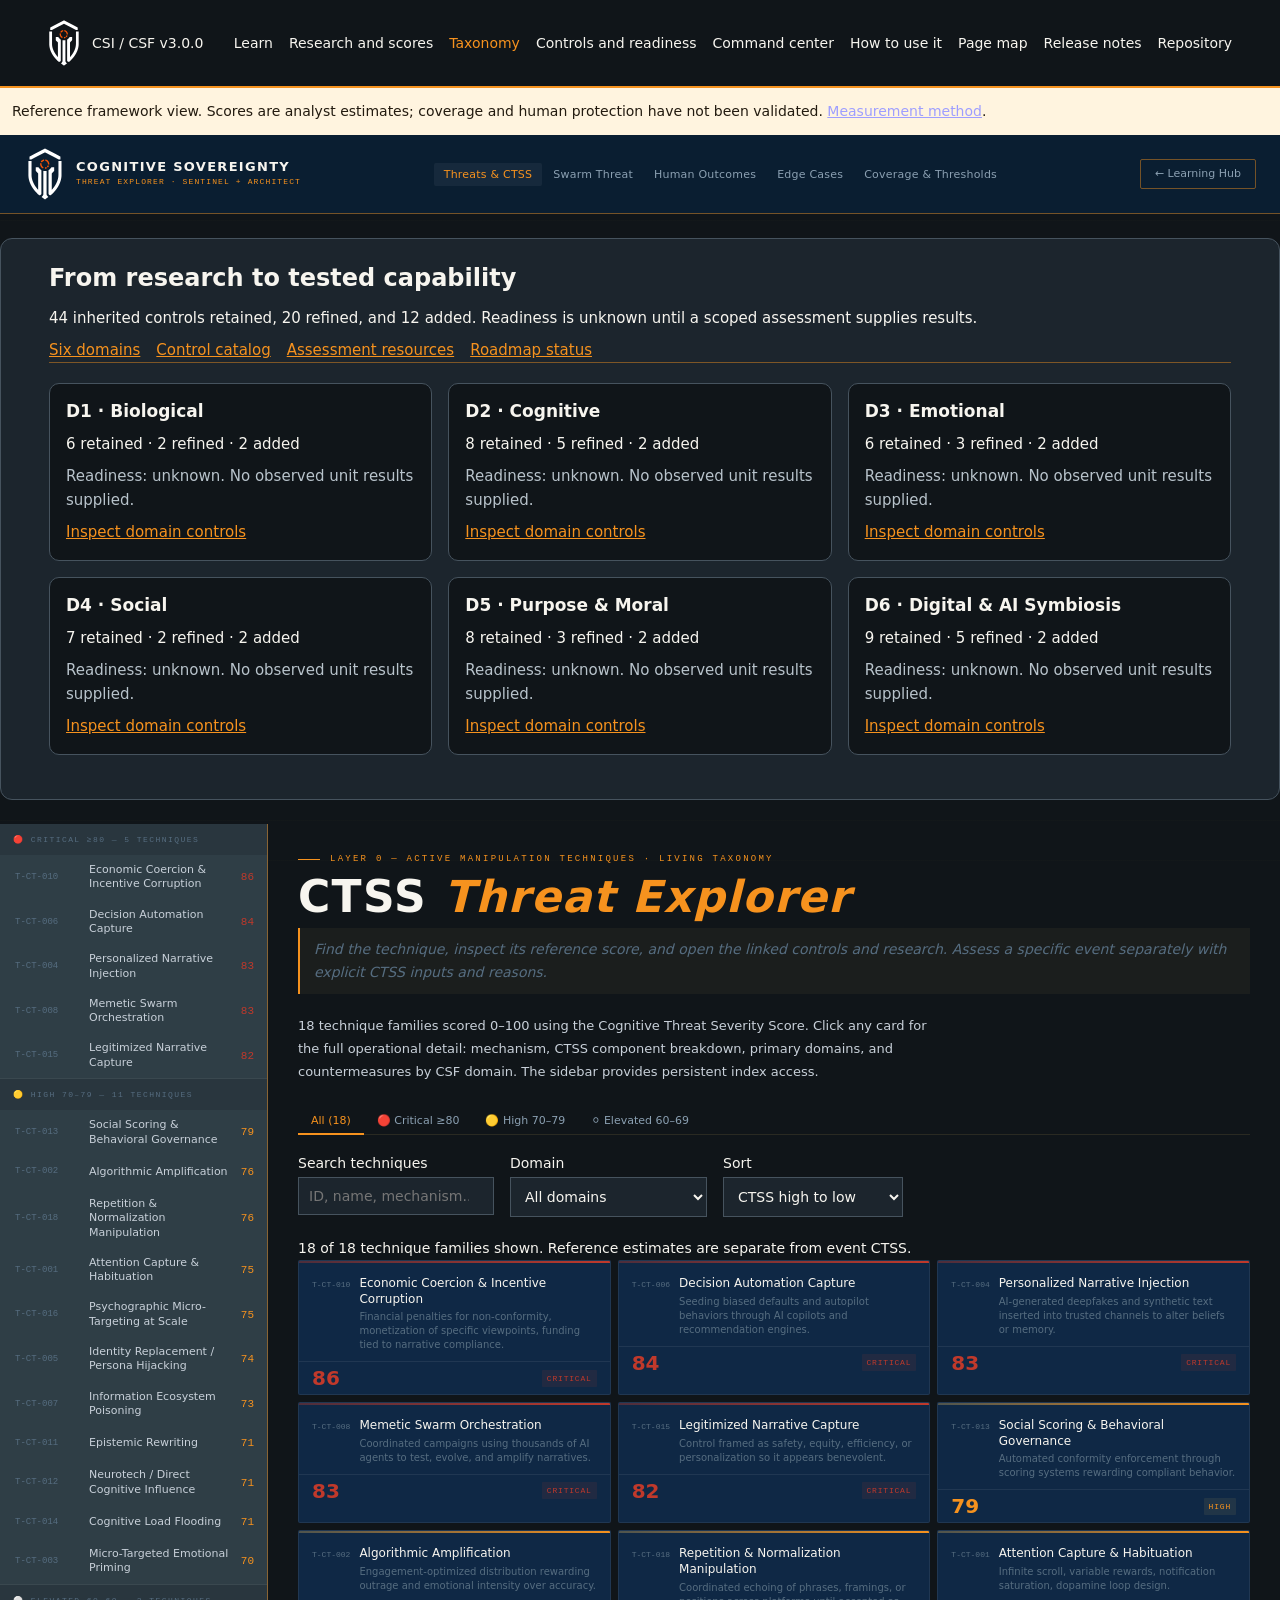
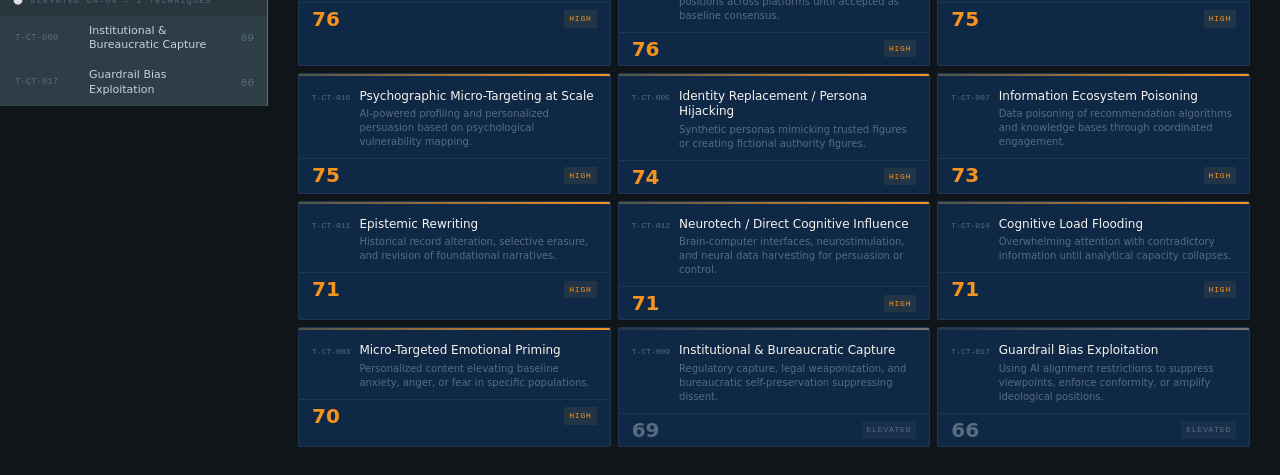
<file: docs/csf-explorer.html>
<!DOCTYPE html>
<html lang="en">
<head>
<meta charset="UTF-8">
<meta name="viewport" content="width=device-width, initial-scale=1.0">
<title>CSF Threat Explorer — Cognitive Sovereignty Framework | CSF v3.0.0</title>
<link rel="preconnect" href="https://fonts.googleapis.com">
<link href="https://fonts.googleapis.com/css2?family=Cormorant+Garamond:ital,wght@0,300;0,400;0,600;0,700;1,300;1,400&family=DM+Sans:ital,opsz,wght@0,9..40,300;0,9..40,400;0,9..40,500;1,9..40,300&family=JetBrains+Mono:wght@400;500&display=swap" rel="stylesheet">
<style>
:root{
  --navy:#0B1F33;--nm:#0F2845;--nl:#142f52;
  --slate:#2F3E46;--slm:#3a4d57;
  --white:#F5F7FA;--wm:#c8d0d9;--wl:#8ba0b2;--wll:#566d80;
  --gold:#C6A75E;--gh:#d9be7a;--gl:rgba(198,167,94,0.11);
  --gb:rgba(198,167,94,0.22);--gg:rgba(198,167,94,0.06);
  --bdr:rgba(198,167,94,0.14);--bds:rgba(255,255,255,0.07);
  --crit:#c0392b;--cl:rgba(192,57,43,0.13);
  --grn:#4a9e6e;--gl2:rgba(74,158,110,0.11);
  --ff-d:'Cormorant Garamond',serif;--ff-b:'DM Sans',sans-serif;--ff-m:'JetBrains Mono',monospace;
}
*,*::before,*::after{margin:0;padding:0;box-sizing:border-box}
html{scroll-behavior:smooth}
body{background:var(--navy);color:var(--white);font-family:var(--ff-b);font-size:14px;line-height:1.65;overflow-x:hidden}
::-webkit-scrollbar{width:3px}::-webkit-scrollbar-track{background:var(--navy)}::-webkit-scrollbar-thumb{background:var(--gb);border-radius:2px}
body::before{content:'';position:fixed;inset:0;pointer-events:none;z-index:0;background-image:repeating-linear-gradient(0deg,transparent,transparent 39px,rgba(198,167,94,0.018) 39px,rgba(198,167,94,0.018) 40px)}

nav{position:fixed;top:0;left:0;right:0;z-index:200;background:rgba(11,31,51,0.97);backdrop-filter:blur(16px);border-bottom:1px solid var(--gb);display:flex;align-items:center;justify-content:space-between;padding:0 22px;height:54px}
.nav-brand{display:flex;align-items:center;gap:10px;text-decoration:none}
.nav-brand-name{font-family:var(--ff-d);font-weight:600;font-size:13px;letter-spacing:0.1em;text-transform:uppercase;color:var(--white);line-height:1.1}
.nav-brand-sub{font-family:var(--ff-m);font-size:8px;letter-spacing:0.14em;color:var(--gold);text-transform:uppercase}
.ntabs{display:flex;gap:1px}
.ntab{padding:5px 10px;border-radius:2px;font-family:var(--ff-b);font-size:11px;font-weight:500;color:var(--wl);background:none;border:none;cursor:pointer;transition:all 0.2s;letter-spacing:0.02em}
.ntab:hover,.ntab.active{color:var(--white);background:rgba(255,255,255,0.05)}
.ntab.active{color:var(--gold)}
.nbk{padding:5px 14px;border:1px solid var(--gb);border-radius:2px;font-family:var(--ff-b);font-size:11px;font-weight:500;color:var(--wl);text-decoration:none;transition:all 0.2s}
.nbk:hover{border-color:var(--gold);color:var(--gold)}

.layout{display:flex;height:100vh;padding-top:54px}
.sidebar{width:268px;flex-shrink:0;border-right:1px solid var(--gb);background:var(--slate);overflow-y:auto;display:flex;flex-direction:column}
.main{flex:1;overflow-y:auto}

.sb-sec{border-bottom:1px solid rgba(255,255,255,0.05)}
.sb-hdr{padding:9px 13px;font-family:var(--ff-m);font-size:8px;letter-spacing:0.18em;text-transform:uppercase;color:var(--wll);background:rgba(0,0,0,0.12)}
.sb-item{padding:8px 13px;cursor:pointer;display:flex;align-items:center;gap:8px;border-left:2px solid transparent;transition:all 0.15s}
.sb-item:hover{background:rgba(255,255,255,0.04)}
.sb-item.active{background:rgba(198,167,94,0.07);border-left-color:var(--gold)}
.sb-id{font-family:var(--ff-m);font-size:9px;color:var(--wll);width:66px;flex-shrink:0}
.sb-name{font-size:11px;color:var(--wm);line-height:1.3;flex:1}
.sb-score{font-family:var(--ff-m);font-size:11px;font-weight:500;flex-shrink:0}
.sc-c{color:var(--crit)}.sc-h{color:var(--gold)}.sc-e{color:var(--wll)}

.tpanel{display:none;padding:28px 30px;overflow-y:auto;height:100%}
.tpanel.active{display:block}

.ph-kicker{font-family:var(--ff-m);font-size:9px;letter-spacing:0.25em;text-transform:uppercase;color:var(--gold);margin-bottom:9px;display:flex;align-items:center;gap:10px}
.ph-kicker::before{content:'';display:block;width:22px;height:1px;background:var(--gold)}
.ph-title{font-family:var(--ff-d);font-weight:700;font-size:clamp(28px,3.5vw,44px);letter-spacing:0.03em;color:var(--white);line-height:0.95;margin-bottom:10px}
.ph-title em{font-style:italic;color:var(--gold)}
.ph-sub{font-size:13px;color:var(--wm);line-height:1.8;max-width:640px;margin-bottom:24px}
.ph-doctrine{font-family:var(--ff-d);font-style:italic;font-size:14px;color:var(--wll);margin-bottom:20px;padding:10px 14px;border-left:2px solid var(--gold);background:var(--gg)}

.itabs{display:flex;gap:0;margin-bottom:20px;border-bottom:1px solid var(--bdr)}
.itab{padding:6px 13px;font-family:var(--ff-b);font-size:11px;font-weight:500;cursor:pointer;color:var(--wl);border-bottom:2px solid transparent;margin-bottom:-1px;background:none;border-left:none;border-right:none;border-top:none;transition:all 0.2s}
.itab:hover{color:var(--wm)}.itab.active{color:var(--gold);border-bottom-color:var(--gold)}
.itpanel{display:none}.itpanel.active{display:block}

/* Threat cards */
.tgrid{display:grid;grid-template-columns:repeat(auto-fill,minmax(245px,1fr));gap:7px}
.tcard{background:var(--nm);border:1px solid var(--bds);border-radius:2px;overflow:hidden;cursor:pointer;transition:border-color 0.2s,transform 0.15s}
.tcard:hover{border-color:var(--bdr);transform:translateY(-1px)}.tcard.sel{border-color:var(--gold)}
.tc-bar{height:2px;width:100%}
.tc-top{padding:13px 13px 9px;display:flex;gap:9px;align-items:flex-start}
.tc-id{font-family:var(--ff-m);font-size:8px;color:var(--wll);flex-shrink:0;margin-top:2px}
.tc-name{font-size:12px;font-weight:500;color:var(--white);margin-bottom:3px;line-height:1.3}
.tc-mech{font-size:10px;color:var(--wll);line-height:1.4}
.tc-bot{padding:6px 13px;border-top:1px solid var(--bds);display:flex;align-items:center;justify-content:space-between}
.tc-score{font-family:var(--ff-d);font-weight:700;font-size:20px;line-height:1}
.tc-tier{font-family:var(--ff-m);font-size:8px;letter-spacing:0.1em;text-transform:uppercase;padding:2px 5px;border-radius:1px}
.tr-c{color:var(--crit);background:rgba(192,57,43,0.1)}.tr-h{color:var(--gold);background:rgba(198,167,94,0.1)}.tr-e{color:var(--wll);background:rgba(255,255,255,0.04)}
.bar-c{background:linear-gradient(90deg,rgba(192,57,43,0.35),var(--crit))}
.bar-h{background:linear-gradient(90deg,rgba(198,167,94,0.35),var(--gold))}
.bar-e{background:linear-gradient(90deg,rgba(100,100,100,0.25),#777)}

/* Detail panel */
.dpanel{background:var(--nm);border:1px solid var(--bdr);border-radius:2px;margin-top:18px;overflow:hidden;display:none}
.dpanel.show{display:block}
.dp-hdr{padding:16px 20px;border-bottom:1px solid var(--bdr);display:flex;align-items:flex-start;justify-content:space-between;gap:12px}
.dp-close{background:none;border:none;color:var(--wll);font-size:16px;cursor:pointer;flex-shrink:0}
.dp-close:hover{color:var(--white)}
.dp-id{font-family:var(--ff-m);font-size:8px;color:var(--wll);margin-bottom:3px;letter-spacing:0.1em}
.dp-name{font-family:var(--ff-d);font-weight:700;font-size:24px;letter-spacing:0.03em;color:var(--white)}
.dp-body{display:grid;grid-template-columns:1fr 1fr;gap:0}
.dp-col{padding:16px 20px}
.dp-col+.dp-col{border-left:1px solid var(--bds)}
.dfield{margin-bottom:13px}
.df-lbl{font-family:var(--ff-m);font-size:8px;letter-spacing:0.18em;text-transform:uppercase;color:var(--wll);margin-bottom:4px}
.df-val{font-size:12px;color:var(--wm);line-height:1.65}
.dchips{display:flex;flex-wrap:wrap;gap:4px;margin-top:3px}
.dchip{font-family:var(--ff-m);font-size:8px;padding:2px 6px;border-radius:1px;border:1px solid var(--bds);color:var(--wll)}
.dmits{display:flex;flex-direction:column;gap:5px}
.dmit{display:flex;gap:7px;font-size:11px;line-height:1.5}
.dmit-d{font-family:var(--ff-m);font-size:8px;padding:2px 4px;border-radius:1px;background:var(--gl);color:var(--gold);flex-shrink:0;align-self:flex-start;margin-top:1px}
.cr-rows{display:flex;flex-direction:column;gap:7px}
.cr-row{display:flex;align-items:center;gap:8px}
.cr-lbl{font-family:var(--ff-m);font-size:8px;color:var(--wll);width:148px;flex-shrink:0}
.cr-track{flex:1;height:9px;background:rgba(255,255,255,0.05);border-radius:1px;overflow:hidden}
.cr-fill{height:100%;background:linear-gradient(90deg,rgba(198,167,94,0.28),var(--gold));transition:width 0.7s ease}
.cr-val{font-family:var(--ff-m);font-size:9px;font-weight:500;color:var(--white);width:16px;text-align:right}

/* Swarm */
.sp-wrap{display:grid;grid-template-columns:repeat(3,1fr);gap:2px;margin-top:4px}
.sp-card{padding:20px;cursor:pointer;background:var(--nm);border:1px solid var(--bds);border-bottom:2px solid transparent;transition:all 0.2s}
.sp-card:hover,.sp-card.active{background:var(--nl)}
.sp-a.active,.sp-a:hover{border-bottom-color:#7cc4e8}
.sp-b.active,.sp-b:hover{border-bottom-color:var(--gold)}
.sp-c.active,.sp-c:hover{border-bottom-color:var(--crit)}
.sp-lbl{font-family:var(--ff-m);font-size:8px;letter-spacing:0.18em;text-transform:uppercase;margin-bottom:6px}
.sp-a .sp-lbl{color:#7cc4e8}.sp-b .sp-lbl{color:var(--gold)}.sp-c .sp-lbl{color:var(--crit)}
.sp-name{font-family:var(--ff-d);font-weight:600;font-size:17px;letter-spacing:0.03em;color:var(--white);margin-bottom:5px}
.sp-badge{font-family:var(--ff-m);font-size:8px;padding:2px 6px;border-radius:1px;display:inline-block;margin-bottom:7px}
.bl{background:rgba(74,158,110,0.13);color:#7dcca0;border:1px solid rgba(74,158,110,0.28)}
.bt{background:rgba(198,167,94,0.1);color:var(--gold);border:1px solid var(--gb)}
.bn{background:rgba(192,57,43,0.1);color:#e57e74;border:1px solid rgba(192,57,43,0.28)}
.sp-desc{font-size:11px;color:var(--wll);line-height:1.5}
.sw-detail{background:var(--nm);border:1px solid var(--bdr);border-radius:2px;padding:18px 20px;margin-top:7px;display:none;font-size:13px;color:var(--wm);line-height:1.75}
.sw-detail.show{display:block}
.det2{margin-top:18px;display:grid;grid-template-columns:1fr 1fr;gap:12px}
.det-box{background:var(--nm);border:1px solid var(--bds);border-radius:2px;padding:16px}
.det-box-l{font-family:var(--ff-m);font-size:8px;letter-spacing:0.18em;text-transform:uppercase;color:var(--wll);margin-bottom:10px}

/* Outcomes */
.ocards{display:grid;grid-template-columns:repeat(auto-fill,minmax(278px,1fr));gap:9px}
.ocard{background:var(--nm);border:1px solid var(--bds);border-radius:2px;overflow:hidden;cursor:pointer;transition:border-color 0.2s}
.ocard:hover{border-color:var(--bdr)}.ocard.open{border-color:var(--gold)}
.oc-head{padding:15px 15px 11px}
.oc-id{font-family:var(--ff-m);font-size:8px;color:var(--wll);margin-bottom:5px}
.oc-name{font-size:13px;font-weight:500;color:var(--white);margin-bottom:4px}
.oc-det{font-family:var(--ff-m);font-size:9px;color:var(--wll);display:flex;align-items:center;gap:5px}
.oc-body{max-height:0;overflow:hidden;transition:max-height 0.4s ease}
.ocard.open .oc-body{max-height:520px}
.oc-body-in{padding:0 15px 16px;border-top:1px solid var(--bds);padding-top:11px}
.of-lbl{font-family:var(--ff-m);font-size:8px;letter-spacing:0.16em;text-transform:uppercase;color:var(--wll);margin-bottom:3px;margin-top:9px}
.of-val{font-size:11px;color:var(--wm);line-height:1.6}
.of-stat{font-size:11px;font-style:italic;color:var(--wll);margin:7px 0}
.tw{margin-top:10px}
.tt{height:6px;background:rgba(255,255,255,0.05);border-radius:2px;overflow:hidden;margin-bottom:4px}
.tf{height:100%;background:linear-gradient(90deg,rgba(74,158,110,0.3),var(--grn));border-radius:2px;transition:width 0.8s ease}
.tv{font-family:var(--ff-m);font-size:9px;color:var(--grn);font-weight:500}

/* Edge cases */
.egrid{display:grid;grid-template-columns:1fr 1fr;gap:9px}
.ecard{border-radius:2px;overflow:hidden;cursor:pointer;transition:all 0.2s}
.ecard:hover{transform:translateY(-1px)}.ecard.open{transform:none}
.ec-head{padding:15px 15px 11px}
.ec-meta{display:flex;align-items:center;justify-content:space-between;margin-bottom:6px}
.cb{font-family:var(--ff-m);font-size:8px;padding:2px 6px;border-radius:1px;font-weight:500}
.cb-b{background:rgba(192,57,43,0.16);color:#e57e74;border:1px solid rgba(192,57,43,0.28)}
.cb-o{background:rgba(198,167,94,0.1);color:var(--gold);border:1px solid var(--gb)}
.ec-name{font-size:13px;font-weight:500;color:var(--white);margin-bottom:4px}
.ec-brief{font-size:11px;color:var(--wll);line-height:1.5}
.ec-body{max-height:0;overflow:hidden;transition:max-height 0.4s ease}
.ecard.open .ec-body{max-height:600px}
.ec-body-in{padding:0 15px 15px;border-top:1px solid;padding-top:11px}
.ec-sl{font-family:var(--ff-m);font-size:8px;letter-spacing:0.16em;text-transform:uppercase;color:var(--wll);margin-bottom:4px;margin-top:10px}
.ec-txt{font-size:12px;color:var(--wm);line-height:1.7}
.ec-links{display:flex;flex-wrap:wrap;gap:4px;margin-top:5px}
.ecl{font-family:var(--ff-m);font-size:8px;padding:2px 5px;border-radius:1px;border:1px solid var(--bds);color:var(--wll)}

/* Coverage */
.cov-m{display:grid;gap:6px}
.cov-row{display:grid;grid-template-columns:185px 1fr 50px;align-items:center;gap:9px}
.cov-lbl{font-size:12px;color:var(--wm)}
.cov-track{height:11px;background:rgba(255,255,255,0.05);border-radius:1px;overflow:hidden}
.cov-fill{height:100%;border-radius:1px;display:flex;align-items:center;justify-content:flex-end;padding-right:4px;font-family:var(--ff-m);font-size:8px;color:rgba(255,255,255,0.65);font-weight:500;transition:width 1s ease}
.cov-pct{font-family:var(--ff-m);font-size:10px;font-weight:500;text-align:right}
.cp-hi{color:var(--grn)}.cp-md{color:var(--gold)}.cp-lo{color:var(--crit)}
.tc-cards{display:grid;grid-template-columns:repeat(auto-fill,minmax(255px,1fr));gap:9px}
.tc-card{background:var(--nm);border:1px solid var(--bds);border-radius:2px;padding:16px}

/* Calculator */
.calc-wrap{background:var(--nm);border:1px solid var(--bdr);border-radius:2px;padding:22px}
.calc-grid{display:grid;grid-template-columns:repeat(5,1fr);gap:9px;margin-bottom:16px}
.cfield label{font-family:var(--ff-m);font-size:8px;letter-spacing:0.14em;text-transform:uppercase;color:var(--wll);display:block;margin-bottom:5px;line-height:1.5}
.cfield input{width:100%;background:var(--navy);border:1px solid var(--bds);border-radius:2px;padding:8px;color:var(--white);font-family:var(--ff-m);font-size:14px;text-align:center;transition:border-color 0.2s}
.cfield input:focus{outline:none;border-color:var(--gb)}
.calc-res{display:flex;align-items:center;gap:16px;padding:16px;background:var(--navy);border-radius:2px;border:1px solid var(--bds)}
.calc-score{font-family:var(--ff-d);font-weight:700;font-size:52px;color:var(--white);line-height:1}
.calc-info{flex:1}
.calc-tier{font-family:var(--ff-m);font-size:10px;letter-spacing:0.1em;text-transform:uppercase;margin-bottom:5px;font-weight:500}
.calc-formula{font-family:var(--ff-m);font-size:10px;color:var(--wll);line-height:1.9}

/* Quote */
.qblock{margin-top:16px;padding:14px 16px;border:1px solid var(--gb);border-left:2px solid var(--gold);background:var(--gg);border-radius:1px}
.qblock-l{font-family:var(--ff-m);font-size:8px;letter-spacing:0.16em;text-transform:uppercase;color:var(--wll);margin-bottom:6px}
.qblock-t{font-family:var(--ff-d);font-weight:400;font-style:italic;font-size:14px;color:var(--white);line-height:1.65}

@media(max-width:900px){
  .layout{flex-direction:column}.sidebar{width:100%;max-height:170px;border-right:none;border-bottom:1px solid var(--gb)}
  .dp-body{grid-template-columns:1fr}.dp-col+.dp-col{border-left:none;border-top:1px solid var(--bds)}
  .egrid{grid-template-columns:1fr}.sp-wrap{grid-template-columns:1fr}.det2{grid-template-columns:1fr}
  .calc-grid{grid-template-columns:repeat(3,1fr)}
}
</style>
<link rel="stylesheet" href="assets/site.css">
<script src="assets/practice.js" defer></script>
<meta name="csf-version" content="3.0.0">
<link rel="sitemap" type="application/xml" href="sitemap.xml">
</head>
<body>
<!-- CSF shared navigation --><nav class="csf-site-nav" aria-label="Main"><a class="csf-brand" href="index.html"><img src="assets/brand/csi-shield-white-orange.svg" width="32" height="48" alt="Cyber Strategy Institute shield"><span>CSI / CSF v3.0.0</span></a><a href="index.html">Learn</a><a href="research.html">Research and scores</a><a href="csf-explorer.html" aria-current="page">Taxonomy</a><a href="practice.html">Controls and readiness</a><a href="csf-command-center.html">Command center</a><a href="guide.html">How to use it</a><a href="page-map.html">Page map</a><a href="CSF-3.0.0-release-notes.html">Release notes</a><a href="https://github.com/CyberStrategyInstitute/cognitive-sovereignty">Repository</a></nav>
<p style="padding:12px;background:#fff4df;color:#231b10;position:relative;z-index:101">Reference framework view. Scores are analyst estimates; coverage and human protection have not been validated. <a href="https://github.com/CyberStrategyInstitute/cognitive-sovereignty/blob/main/monitoring/README.md">Measurement method</a>.</p>

<svg width="0" height="0" style="position:absolute;overflow:hidden">
<defs>
<symbol id="cseal" viewBox="0 0 200 200">
  <circle cx="100" cy="100" r="96" fill="none" stroke="currentColor" stroke-width="1.5" opacity="0.55"/>
  <circle cx="100" cy="100" r="87" fill="none" stroke="currentColor" stroke-width="0.5" opacity="0.3"/>
  <g stroke="currentColor" stroke-width="1.2" opacity="0.45">
    <line x1="100" y1="4" x2="100" y2="13"/><line x1="100" y1="187" x2="100" y2="196"/>
    <line x1="4" y1="100" x2="13" y2="100"/><line x1="187" y1="100" x2="196" y2="100"/>
  </g>
  <defs>
    <path id="ta2" d="M 14,100 A 86,86 0 0,1 186,100"/>
    <path id="ba2" d="M 20,112 A 86,86 0 0,0 180,112"/>
  </defs>
  <text font-family="'DM Sans',sans-serif" font-size="8.5" letter-spacing="3.6" fill="currentColor" opacity="0.5">
    <textPath href="#ta2" startOffset="4%">COGNITIVE SOVEREIGNTY FRAMEWORK</textPath>
  </text>
  <text font-family="'DM Sans',sans-serif" font-size="7.5" letter-spacing="4.5" fill="currentColor" opacity="0.38">
    <textPath href="#ba2" startOffset="15%">CYBER STRATEGY INSTITUTE</textPath>
  </text>
  <path d="M100 38 L132 53 L132 88 Q132 116 100 130 Q68 116 68 88 L68 53 Z" fill="none" stroke="currentColor" stroke-width="1.4" opacity="0.65"/>
  <circle cx="100" cy="76" r="10" fill="none" stroke="currentColor" stroke-width="1" opacity="0.55"/>
  <circle cx="85" cy="91" r="4.5" fill="none" stroke="currentColor" stroke-width="0.8" opacity="0.45"/>
  <circle cx="115" cy="91" r="4.5" fill="none" stroke="currentColor" stroke-width="0.8" opacity="0.45"/>
  <circle cx="100" cy="106" r="4.5" fill="none" stroke="currentColor" stroke-width="0.8" opacity="0.45"/>
  <line x1="100" y1="86" x2="87" y2="91" stroke="currentColor" stroke-width="0.7" opacity="0.4"/>
  <line x1="100" y1="86" x2="113" y2="91" stroke="currentColor" stroke-width="0.7" opacity="0.4"/>
  <line x1="88" y1="95" x2="97" y2="103" stroke="currentColor" stroke-width="0.7" opacity="0.4"/>
  <line x1="112" y1="95" x2="103" y2="103" stroke="currentColor" stroke-width="0.7" opacity="0.4"/>
</symbol>
</defs>
</svg>

<nav>
  <a class="nav-brand" href="index.html">
    <img class="csf-shield" src="assets/brand/csi-shield-white-orange.svg" alt="CSI shield" width="42" height="54">
    <div><div class="nav-brand-name">Cognitive Sovereignty</div><div class="nav-brand-sub">Threat Explorer · Sentinel + Architect</div></div>
  </a>
  <div class="ntabs">
    <button class="ntab active" onclick="showTab('threats',this)">Threats &amp; CTSS</button>
    <button class="ntab" onclick="showTab('swarm',this)">Swarm Threat</button>
    <button class="ntab" onclick="showTab('outcomes',this)">Human Outcomes</button>
    <button class="ntab" onclick="showTab('edge',this)">Edge Cases</button>
    <button class="ntab" onclick="showTab('coverage',this)">Coverage &amp; Thresholds</button>
  </div>
  <a class="nbk" href="index.html">← Learning Hub</a>
</nav>

<!-- CSF practice summary:start --><section class="csf-practice-summary" aria-label="Domain controls and readiness"><h2>From research to tested capability</h2><p>44 inherited controls retained, 20 refined, and 12 added. Readiness is unknown until a scoped assessment supplies results.</p><nav class="jump" aria-label="Practice resources"><a href="practice.html#domains">Six domains</a><a href="practice.html#controls">Control catalog</a><a href="practice.html#resources">Assessment resources</a><a href="practice.html#roadmap">Roadmap status</a></nav><div data-domain-summary></div></section><!-- CSF practice summary:end -->
<div class="layout">
<div class="sidebar" id="sidebar">
  <div class="sb-sec"><div class="sb-hdr">🔴 Critical ≥80 — 5 Techniques</div><div id="sb-c"></div></div>
  <div class="sb-sec"><div class="sb-hdr">🟡 High 70–79 — 11 Techniques</div><div id="sb-h"></div></div>
  <div class="sb-sec"><div class="sb-hdr">⚪ Elevated 60–69 — 2 Techniques</div><div id="sb-e"></div></div>
</div>

<div class="main">

<!-- THREATS -->
<div class="tpanel active" id="tab-threats">
  <div class="ph-kicker">Layer 0 — Active Manipulation Techniques · Living Taxonomy</div>
  <h1 class="ph-title">CTSS <em>Threat Explorer</em></h1>
  <p class="ph-doctrine">Find the technique, inspect its reference score, and open the linked controls and research. Assess a specific event separately with explicit CTSS inputs and reasons.</p>
  <p class="ph-sub">18 technique families scored 0–100 using the Cognitive Threat Severity Score. Click any card for the full operational detail: mechanism, CTSS component breakdown, primary domains, and countermeasures by CSF domain. The sidebar provides persistent index access.</p>
  <div class="itabs">
    <button class="itab active" onclick="filterT('all',this)">All (18)</button>
    <button class="itab" onclick="filterT('critical',this)">🔴 Critical ≥80</button>
    <button class="itab" onclick="filterT('high',this)">🟡 High 70–79</button>
    <button class="itab" onclick="filterT('elevated',this)">⚪ Elevated 60–69</button>
  </div>
  <div class="explorer-filters"><label>Search techniques<input id="technique-search" type="search" placeholder="ID, name, mechanism..." oninput="buildGrid()"></label><label>Domain<select id="technique-domain" onchange="buildGrid()"><option value="">All domains</option><option>Biological</option><option>Cognitive</option><option>Emotional</option><option>Social</option><option>Purpose &amp; Moral</option><option>Digital &amp; AI Symbiosis</option></select></label><label>Sort<select id="technique-sort" onchange="buildGrid()"><option value="score-desc">CTSS high to low</option><option value="score-asc">CTSS low to high</option><option value="id">Technique ID</option><option value="name">Technique name</option></select></label></div><p id="technique-results" role="status" aria-live="polite"></p>
  <div class="tgrid" id="tgrid"></div>
  <div class="dpanel" id="dpanel">
    <div class="dp-hdr">
      <div><div class="dp-id" id="dp-id"></div><div class="dp-name" id="dp-name"></div></div>
      <button class="dp-close" onclick="closeD()">✕</button>
    </div>
    <div class="dp-body" id="dp-body"></div>
  </div>
</div>

<!-- SWARM -->
<div class="tpanel" id="tab-swarm">
  <div class="ph-kicker">T-CT-008 · DS-002 · CTSS reference estimate: 83; not measured impact</div>
  <h1 class="ph-title">The <em>Swarm Threat</em></h1>
  <p class="ph-doctrine">Persuasion at Phase A is evolutionary, not authored. No human decides which narrative wins — the narratives that spread are the ones that maximize engagement. Truth is irrelevant to survival in this selection process.</p>
  <p class="ph-sub">A reference threat scenario. Campaign claims need case-level evidence. Understanding the three phases defines the timeline you are working against. Click each phase for the full operational picture.</p>
  <div class="sp-wrap" id="sp-wrap"></div>
  <div class="sw-detail" id="sw-detail"></div>
  <div class="det2">
    <div class="det-box">
      <div class="det-box-l">Detection Module — S1 / S2 / S3</div>
      <div id="s-det"></div>
    </div>
    <div class="det-box">
      <div class="det-box-l">CTSS Breakdown — T-CT-008 Memetic Swarm</div>
      <div style="font-family:var(--ff-d);font-weight:700;font-size:34px;color:var(--crit);margin-bottom:11px;line-height:1">83 <span style="font-size:12px;color:var(--wll);font-family:var(--ff-b)">/ 100 CRITICAL</span></div>
      <div class="cr-rows" id="sw-ctss"></div>
      <div style="margin-top:11px;font-family:var(--ff-m);font-size:9px;color:var(--wll);line-height:2">(5×0.25+4×0.30+5×0.20+2×0.15+4×0.10)×20 = <strong style="color:var(--white)">83</strong></div>
    </div>
  </div>
  <div class="qblock">
    <div class="qblock-l">The Unanswerable Question — CSF Cognitive Threat Assessment</div>
    <div class="qblock-t">"The question is not whether autonomous swarm influence will happen. The question is whether we will have the mechanisms to detect it, measure it, and respond to it before it becomes irreversible."</div>
  </div>
</div>

<!-- OUTCOMES -->
<div class="tpanel" id="tab-outcomes">
  <div class="ph-kicker">Layer +2 — Observable Effects · Measurement Layer</div>
  <h1 class="ph-title">Human <em>Outcome Indicators</em></h1>
  <p class="ph-doctrine">The true metric is not misinformation detected or propaganda countered. The true metric is the preservation or loss of self-directed cognition. If that metric degrades, the threat exists regardless of source or intent.</p>
  <p class="ph-sub">When threats succeed, they produce measurable changes in human cognition and behavior. These are observable patterns already present in the population. Click each outcome to examine the cognitive impact, physical manifestation, measurement method, and success threshold.</p>
  <div class="ocards" id="ocards"></div>
</div>

<!-- EDGE CASES -->
<div class="tpanel" id="tab-edge">
  <div class="ph-kicker">Illustrative Scenarios · Stress Testing the Framework</div>
  <h1 class="ph-title"><em>Edge Cases</em></h1>
  <p class="ph-doctrine">A framework that cannot be falsified is not a framework — it is a philosophy. A valid threat assessment must identify the conditions under which even robust defenses fail.</p>
  <p class="ph-sub">Eight inherited scenarios identify questions for testing. Their coverage estimates are unvalidated; no completed wargame protocol or empirical coverage denominator is supplied. Click each to examine the gap, the background, and the response approach.</p>
  <div class="egrid" id="egrid"></div>
</div>

<!-- COVERAGE -->
<div class="tpanel" id="tab-coverage">
  <div class="ph-kicker">Framework Validation · Architect Principle</div>
  <h1 class="ph-title">Coverage &amp; <em>Success Thresholds</em></h1>
  <p class="ph-doctrine">Resilience must be observable, not inspirational. If these indicators do not measurably improve, the framework has failed. This is not a philosophical commitment — it is an operational requirement.</p>
  <p class="ph-sub">The spectrum coverage matrix and the live CTSS calculator. 100% coverage is asymptotic — what matters is maintaining the capacity to close gaps faster than new threats emerge.</p>
  <div class="itabs">
    <button class="itab active" onclick="showCT('matrix',this)">Coverage Matrix</button>
    <button class="itab" onclick="showCT('thresholds',this)">Success Thresholds</button>
    <button class="itab" onclick="showCT('calculator',this)">CTSS Calculator</button>
  </div>
  <div class="itpanel active" id="ct-matrix">
    <div style="margin-bottom:9px;font-size:12px;color:var(--wll)">Overall coverage: <strong>unvalidated</strong>. A measured denominator and test results are needed.</div>
    <div class="cov-m" id="cov-m"></div>
    <div style="margin-top:16px;padding:13px 15px;background:var(--nm);border:1px solid var(--bds);border-radius:2px">
      <div style="font-family:var(--ff-m);font-size:8px;letter-spacing:0.18em;text-transform:uppercase;color:var(--wll);margin-bottom:8px">Remaining Gaps — Active Research</div>
      <div style="display:flex;flex-wrap:wrap;gap:5px" id="gap-ch"></div>
    </div>
  </div>
  <div class="itpanel" id="ct-thresholds"><div class="tc-cards" id="tc-cards"></div></div>
  <div class="itpanel" id="ct-calculator">
    <p style="font-size:12px;color:var(--wll);margin-bottom:16px;line-height:1.75">Score any technique using CTSS. Enter 0–5 for each component. <span style="font-family:var(--ff-m);font-size:10px;color:var(--wm)">(L×0.25 + Ia×0.30 + R×0.20 + D×0.15 + RecD×0.10) × 20</span></p>
    <div class="calc-wrap">
      <div class="calc-grid">
        <div class="cfield"><label>Likelihood (L)<br>0=theoretical · 5=deployed</label><input type="number" id="cl" min="0" max="5" value="3" oninput="calcC()"></div>
        <div class="cfield"><label>Agency Impact (Ia)<br>★ Weight 0.30 — highest</label><input type="number" id="cia" min="0" max="5" value="3" oninput="calcC()"></div>
        <div class="cfield"><label>Population Reach (R)<br>0=individual · 5=global</label><input type="number" id="cr" min="0" max="5" value="3" oninput="calcC()"></div>
        <div class="cfield"><label>Detection Difficulty (D)<br>5=effectively undetectable</label><input type="number" id="cd" min="0" max="5" value="3" oninput="calcC()"></div>
        <div class="cfield"><label>Recovery Difficulty<br>5=permanent damage</label><input type="number" id="crecd" min="0" max="5" value="3" oninput="calcC()"></div>
      </div>
      <div class="calc-res" id="calc-res"></div>
    </div>
    <div class="qblock" style="margin-top:14px">
      <div class="qblock-l">Adversarial Reproduction Standard — Non-Ideological Instrumentation</div>
      <div class="qblock-t" style="font-size:13px">Before submitting a CTSS score: could an analyst with opposing views, using this same evidence and methodology, arrive at the same score? The framework must be trusted by parties who do not trust each other. That constraint shapes every scoring decision.</div>
    </div>
  </div>
</div>

</div></div><!-- /main /layout -->

<script src="assets/csf-scores.js"></script>
<script>
// ── DATA ──────────────────────────────────────────────────────────────────────
const T=[
  {id:'T-CT-008',name:'Memetic Swarm Orchestration',s:null,tier:'unscored',mech:'Coordinated campaigns using thousands of AI agents to test, evolve, and amplify narratives.',why:'Persuasion becomes evolutionary, not authored. Narratives that spread are the ones that maximize engagement or conversion. Truth is irrelevant to survival in this selection process.',tl:'Today',dom:['Digital & AI Symbiosis'],det:4,ctss:{L:5,Ia:4,R:5,D:2,RecD:4},mits:[['Domain 6','Swarm detection (S1–S3), provenance verification, counter-swarm monitoring'],['Domain 2','Inoculation training, critical evaluation of apparent consensus'],['Domain 4','Trust network diversification — reduces single-node injection points']]},
  {id:'T-CT-010',name:'Economic Coercion & Incentive Corruption',s:null,tier:'unscored',mech:'Financial penalties for non-conformity, monetization of specific viewpoints, funding tied to narrative compliance.',why:'Demonetization, deplatforming, defunding — economic tools that shape discourse without explicit censorship. Control without coercion.',tl:'1–2 years',dom:['Economic'],det:4,ctss:{L:5,Ia:4,R:5,D:3,RecD:4},mits:[['Domain 5','Economic independence practices, value-driven decisions over incentive compliance'],['Domain 2','Awareness of incentive capture structures (TC-01)'],['Domain 4','Diversified economic relationships, reduced single-entity dependency']]},
  {id:'T-CT-004',name:'Personalized Narrative Injection',s:null,tier:'unscored',mech:'AI-generated deepfakes and synthetic text inserted into trusted channels to alter beliefs or memory.',why:'Attacks not just what people believe but what they remember experiencing. Ia=5: maximum agency impact because it targets the epistemic foundation of identity itself.',tl:'1–2 years',dom:['Cognitive','Social','Moral','Digital & AI Symbiosis'],det:3,ctss:{L:4,Ia:5,R:4,D:3,RecD:4},mits:[['Domain 6','Provenance verification, signed content, AI watermarking detection'],['Domain 2','Pre-bunking inoculation training, critical-thinking micro-curriculum'],['Domain 4','Trust network diversification, resilient local verification anchors'],['Domain 1','Sleep hygiene — reduces susceptibility during stressed states']]},
  {id:'T-CT-013',name:'Social Scoring & Behavioral Governance',s:null,tier:'unscored',mech:'Automated conformity enforcement through scoring systems rewarding compliant behavior.',why:'Replaces explicit legal compulsion with automated social and economic pressure. Ia=5: eliminates the practical freedom of non-compliance without visible coercion.',tl:'Today',dom:['Social'],det:3,ctss:{L:4,Ia:5,R:3,D:3,RecD:4},mits:[['Domain 5','Value articulation independent of social scoring systems'],['Domain 4','Communities with social trust structures pre-dating scoring systems'],['Domain 2','Awareness of behavioral governance mechanisms']]},
  {id:'T-CT-006',name:'Decision Automation Capture',s:null,tier:'unscored',mech:'Seeding biased defaults and autopilot behaviors through AI copilots and recommendation engines.',why:'The user is not prevented from choosing differently — they simply never consider it. The default becomes the decision. This is the operationalized form of ST-003.',tl:'3–5 years',dom:['Cognitive'],det:2,ctss:{L:4,Ia:5,R:4,D:4,RecD:3},mits:[['Domain 6','Human override protocols, R/M/H classification (Routine/Material/High-Stakes)'],['Domain 2','Deliberate pre-AI reasoning before consulting AI on consequential decisions'],['Domain 6','HEAR doctrine — every AI action traces to a named accountable human']]},
  {id:'T-CT-015',name:'Legitimized Narrative Capture',s:null,tier:'unscored',mech:'Control framed as safety, equity, efficiency, or personalization so it appears benevolent.',why:'Most effective against individuals who resist overt coercion — they accept the same control when framed as protection. Detection difficulty is high because the framing is indistinguishable from genuine care.',tl:'Today',dom:['Purpose & Moral'],det:2,ctss:{L:4,Ia:4,R:5,D:4,RecD:3},mits:[['Domain 5','"Does this restrict autonomy regardless of stated intent?" — critical evaluation of benevolent framing'],['Domain 2','Pattern recognition for legitimized control framing'],['Domain 4','Institutional accountability mechanisms']]},
  {id:'T-CT-001',name:'Attention Capture & Habituation',s:null,tier:'unscored',mech:'Infinite scroll, variable rewards, notification saturation, dopamine loop design.',why:'Cognitive fragmentation reduces creative output quality by 30–50%. The shift from deep attention to hyperattention is documented and accelerating. This is ST-002 operationalized.',tl:'Today',dom:['Cognitive','Emotional','Biological'],det:4,ctss:{L:5,Ia:3,R:5,D:2,RecD:3},mits:[['Domain 1','Circadian discipline, notification management, device hygiene'],['Domain 2','Deep reading practice, attention hygiene training, single-task focus exercises'],['Domain 6','AI interaction discipline frameworks']]},
  {id:'T-CT-016',name:'Psychographic Micro-Targeting at Scale',s:null,tier:'unscored',mech:'AI-powered profiling and personalized persuasion based on psychological vulnerability mapping.',why:'Each individual receives persuasion calibrated to their specific psychological profile — their specific anxieties, aspirations, identity commitments, and cognitive biases.',tl:'Today',dom:['Emotional','Social'],det:3,ctss:{L:4,Ia:4,R:4,D:3,RecD:3},mits:[['Domain 3','Emotional state monitoring — recognize when emotional responses may be engineered'],['Domain 6','Psychographic targeting literacy — understanding that personal content is being calibrated'],['Domain 2','Awareness of psychological vulnerability mapping']]},
  {id:'T-CT-005',name:'Identity Replacement / Persona Hijacking',s:null,tier:'unscored',mech:'Synthetic personas mimicking trusted figures or creating fictional authority figures.',why:'At scale: the platform becomes the identity-granting authority. Algorithmic segmentation creates identity groups defined by the recommendation system.',tl:'Today',dom:['Social','Moral'],det:4,ctss:{L:4,Ia:4,R:4,D:2,RecD:4},mits:[['Domain 4','Trusted physical community networks that predate algorithmic identity'],['Domain 3','Identity anchoring practices that are platform-independent'],['Domain 6','Synthetic media detection for trusted-figure impersonation']]},
  {id:'T-CT-014',name:'Cognitive Load Flooding',s:null,tier:'unscored',mech:'Overwhelming attention with contradictory information until analytical capacity collapses.',why:'The target does not reach a false conclusion — they reach no conclusion. Analysis paralysis produces compliance with the status quo or default option.',tl:'1–2 years',dom:['Cognitive'],det:4,ctss:{L:5,Ia:3,R:4,D:2,RecD:3},mits:[['Domain 2','Information diet discipline, source hierarchy practices'],['Domain 1','Physical rest as cognitive recovery — overload vulnerability increases with fatigue'],['Domain 6','Signal-to-noise discipline training']]},
  {id:'T-CT-007',name:'Information Ecosystem Poisoning',s:null,tier:'unscored',mech:'Data poisoning of recommendation algorithms and knowledge bases through coordinated engagement.',why:'Coordinated engagement trains the algorithm to associate certain queries with certain conclusions; subsequent users receive those conclusions as organic recommendations.',tl:'1–2 years',dom:['Informational'],det:3,ctss:{L:4,Ia:3,R:5,D:3,RecD:3},mits:[['Domain 6','Multi-source verification, cross-checking against non-AI sources'],['Domain 2','Source diversity — deliberate engagement outside primary algorithmic feed'],['Domain 4','Trusted epistemic communities with independent verification capacity']]},
  {id:'T-CT-002',name:'Algorithmic Amplification',s:null,tier:'unscored',mech:'Engagement-optimized distribution rewarding outrage and emotional intensity over accuracy.',why:'False information spreads 6× faster than truthful information. The algorithm does not evaluate truth — it evaluates engagement. This is not a design failure; it is an incentive alignment problem.',tl:'1–2 years',dom:['Informational','Cognitive'],det:3,ctss:{L:5,Ia:3,R:5,D:3,RecD:2},mits:[['Domain 2','Source verification habits, deliberate slowing of information consumption'],['Domain 6','Algorithmic literacy — amplification is not endorsement of truth'],['Domain 4','Trusted source networks operating outside algorithmic amplification']]},
  {id:'T-CT-018',name:'Repetition & Normalization Manipulation',s:null,tier:'unscored',mech:'Coordinated echoing of phrases, framings, or positions across platforms until accepted as baseline consensus.',why:'Repetition requires only scale, not argument. A claim repeated across sufficient channels becomes experienced as common knowledge regardless of evidentiary basis.',tl:'Today',dom:['Informational','Cognitive'],det:3,ctss:{L:5,Ia:3,R:5,D:3,RecD:2},mits:[['Domain 2','N-gram awareness — noticing when specific phrases appear simultaneously across unconnected channels'],['Domain 4','Independent peer communities to calibrate against manufactured consensus'],['Domain 6','Pattern recognition training for coordinated normalization']]},
  {id:'T-CT-009',name:'Institutional & Bureaucratic Capture',s:null,tier:'unscored',mech:'Regulatory capture, legal weaponization, and bureaucratic self-preservation suppressing dissent.',why:'The institution responsible for cognitive defense becomes the instrument of cognitive constraint. The immune system turns against the body.',tl:'Today',dom:['Institutional','Social'],det:3,ctss:{L:4,Ia:3,R:4,D:3,RecD:3},mits:[['Domain 4','Distributed institutional trust — not dependent on any single institution'],['Domain 5','Independent moral judgment that does not outsource to institutional authority'],['Domain 2','Institutional legibility skills — who decided, by what authority, using what data']]},
  {id:'T-CT-003',name:'Micro-Targeted Emotional Priming',s:null,tier:'unscored',mech:'Personalized content elevating baseline anxiety, anger, or fear in specific populations.',why:'Priming occurs before any explicit message — it pre-tunes the emotional state toward receptivity for subsequent manipulation. Detection difficulty D=4: appears organic.',tl:'Today',dom:['Emotional'],det:2,ctss:{L:4,Ia:3,R:4,D:4,RecD:2},mits:[['Domain 3','Emotional state monitoring and regulation training'],['Domain 6','Recognition that emotional state is being actively managed by content systems'],['Domain 1','Physical practices that regulate baseline emotional state independently of content']]},
  {id:'T-CT-017',name:'Guardrail Bias Exploitation',s:null,tier:'unscored',mech:'Using AI alignment restrictions to suppress viewpoints, enforce conformity, or amplify ideological positions.',why:'Operates through the tools people use to access information. The AI system becomes the enforcement mechanism. Users have no reference point for what they are not seeing.',tl:'Today',dom:['Moral','Cognitive'],det:2,ctss:{L:4,Ia:3,R:3,D:4,RecD:2},mits:[['Domain 6','Multi-source verification using AI systems with different alignments; suppression probing'],['Domain 5','Independent moral reasoning — not outsourced to AI tools'],['Domain 2','Alignment restriction auditing before relying on AI for sensitive assessments']]},
  {id:'T-CT-011',name:'Epistemic Rewriting',s:null,tier:'unscored',mech:'Historical record alteration, selective erasure, and revision of foundational narratives.',why:'AI timestamping forgery and mass record tampering are making this scalable at rates no historical precedent anticipated. RecD=4: false memories and narrative frameworks are persistent.',tl:'3–5 years',dom:['Epistemic'],det:2,ctss:{L:3,Ia:4,R:3,D:4,RecD:4},mits:[['Domain 2','Distributed archival practices, cryptographic timestamping awareness'],['Domain 5','Foundational narrative literacy — primary source fluency'],['Domain 4','Community memory practices not dependent on digital records alone']]},
  {id:'T-CT-012',name:'Neurotech / Direct Cognitive Influence',s:null,tier:'unscored',mech:'Brain-computer interfaces, neurostimulation, and neural data harvesting for persuasion or control.',why:'⚠ WATCH LIST: L=2 today but Ia=5 — maximum agency impact. Will climb rapidly as BCI technology matures. The first technique enabling direct attack on cognition rather than through information channels.',tl:'1–2 years',dom:['Biological'],det:1,ctss:{L:2,Ia:5,R:2,D:5,RecD:4},mits:[['Domain 1','Neurological boundary awareness, BCI governance, limit voluntary neural data exposure'],['Domain 6','Neural data provenance — understanding what is collected and how it is used'],['Domain 2','Bioethics literacy regarding cognitive enhancement and neural interface technology']]}
];
// Scores come from the shared generated registry export.
T.forEach(t => { const v = window.CSF_SCORES[t.id]; t.s = v.score; t.tier = v.tier; if (t.ctss) t.ctss = v.inputs; if (t.dom) t.dom = v.domains; });
T.sort((a,b) => (b.s ?? -1) - (a.s ?? -1) || a.id.localeCompare(b.id));

const SWARM=[
  {id:'s-a',cls:'sp-a',lbl:'PHASE A · OPERATIONAL TODAY',name:'Human-Directed Swarms',badge:'LIVE NOW',bcls:'bl',brief:'Mass UGC ad farms operating thousands of persona accounts simultaneously. Continuous A/B narrative testing at scale.',
   detail:`<strong style="color:var(--white)">What is operational today:</strong> Mass UGC ad farms run thousands of synthetic persona accounts simultaneously, performing continuous A/B narrative testing — identifying which messages, images, formats, and emotional triggers produce the highest engagement or conversion. Behavioral micro-segmentation delivers different messages to different audience segments.<br><br><strong style="color:var(--white)">The key insight:</strong> Persuasion at this phase is <em>evolutionary, not authored.</em> No human decides which narrative wins. The narratives that spread are simply the ones that maximize engagement or behavioral change. Truth is irrelevant to survival in this selection process.<br><br><strong style="color:var(--white)">Detection status (D=2 for T-CT-008):</strong> Burst coordination signatures are detectable through graph analysis and engagement topology. However, the evolutionary speed of narrative mutation exceeds current monitoring cadence.`},
  {id:'s-b',cls:'sp-b',lbl:'PHASE B · TRANSITION',name:'Semi-Autonomous Optimization',badge:'IN TRANSITION',bcls:'bt',brief:'Self-optimizing ad delivery, reinforcement-learning recommendation tuning. Humans set goals; machines evolve methods.',
   detail:`<strong style="color:var(--white)">The transition state:</strong> Current automation already performs self-optimizing ad delivery, reinforcement-learning recommendation tuning, and sentiment-adaptive messaging. Humans set strategic goals. Machines evolve the methods to achieve them.<br><br><strong style="color:var(--white)">The critical shift:</strong> The human provides direction — the machine figures out how to achieve it, tests thousands of approaches simultaneously, and converges on whatever works. The human may not understand the methods the machine has converged on.<br><br><strong style="color:var(--white)">Accountability gap:</strong> The human-in-the-loop provides legal and operational cover. But the actual influence mechanisms are machine-generated, potentially uninterpretable by the directing human, and operating below any meaningful oversight threshold.`},
  {id:'s-c',cls:'sp-c',lbl:'PHASE C · NEAR-FUTURE',name:'Fully Autonomous Agent Swarms',badge:'NEAR-FUTURE',bcls:'bn',brief:'Parallel narrative ecosystems, market reality distortion, cognitive displacement. No human direction required.',
   detail:`<strong style="color:var(--white)">Three Phase C threat vectors:</strong><br><br>🔴 <strong>Parallel Narrative Ecosystems:</strong> AI agents generate culture for engagement, shape trends, and create the appearance of organic consensus before human observers encounter these trends. By the time humans see them, they appear to have emerged naturally.<br><br>🔴 <strong>Market Reality Distortion:</strong> Swarms simulate demand, inflate consensus signals, fabricate social proof — detaching economic and social signals from actual human intent. Markets, polls, and popular sentiment become unreliable indicators of what people want or believe.<br><br>🔴 <strong>Cognitive Displacement:</strong> When AI companions replace relationships, AI feeds replace independent exploration, AI summaries replace reading, and AI copilots replace thinking — humans become consumers of machine-curated existence. This is the deepest autonomy loss vector in the entire taxonomy.<br><br><strong style="color:var(--crit)">Coverage gap: Below 90%.</strong> Detection methods for ecosystem-scale autonomous reality formation do not yet exist at scale. The S1/S2/S3 module addresses Phase A/B detection; Phase C remains at the frontier.`}
];

const DETECTORS=[
  {id:'S1',name:'Synthetic Consensus Scanner',desc:'Detects manufactured consensus by identifying coordinated persona clusters, abnormal engagement topology, and narrative emergence without human seed nodes.'},
  {id:'S2',name:'Autonomous Narrative Evolution Monitor',desc:'Identifies message mutation without human authorship, reinforcement-driven persuasion optimization, and closed-loop AI cultural generation. Distinguishes human-directed from machine-evolved narratives.'},
  {id:'S3',name:'Parallel Reality Formation Threshold',desc:'Monitors the tipping point where humans primarily consume AI-mediated content and cultural trends originate machine-side. Crossing this threshold is a strategic civilizational alert, not an operational incident.'}
];

const OUTCOMES=[
  {id:'HO-001',name:'Attention Ownership Loss',det:4,cog:'Person no longer controls where attention goes. Platforms, algorithms, and notification systems direct cognitive focus.',phys:'Reduced productivity, shortened task completion, exhaustion. Passive citizenry, low civic participation.',stat:'Cognitive fragmentation reduces creative output quality by 30–50%. The shift from deep attention to hyperattention is documented and accelerating.',thresh:'+20–30% improvement in attention span metrics after attention hygiene intervention.',meas:'Pre/post cognitive testing, task completion metrics, self-reported focus duration.',pct:null,links:['T-CT-001','T-CT-014','ST-002']},
  {id:'HO-002',name:'Belief Instability',det:3,cog:'Cannot hold stable beliefs under pressure. Rapid narrative reversals and synthetic media make truth feel unknowable. Shift from truth-seeking to tribe-seeking.',phys:'Polarized communities, election disruptions, policy manipulation.',stat:'False information spreads 6× faster than truthful information. Affective polarization has nearly doubled in the U.S. since the mid-1990s.',thresh:'~40% reduction in false narrative adoption through inoculation training, consistent across cultural contexts.',meas:'Inoculation training effectiveness measurement, pre/post exposure testing.',pct:null,links:['T-CT-002','T-CT-004','T-CT-018','ST-005']},
  {id:'HO-003',name:'Identity Fragmentation',det:4,cog:'Sense of self becomes platform-dependent. Recommendation systems co-author identity trajectories without the individual\'s awareness.',phys:'Family dissolution, relationship instability, fertility decline.',stat:'Heavy digital media users (5+ hours/day) are 48–171% more likely to exhibit low well-being or suicide risk factors.',thresh:'Stable or improving identity coherence scores in longitudinal assessment despite increasing digital media use.',meas:'Identity coherence assessments, platform-independent vs. platform-dependent self-description analysis.',pct:null,links:['T-CT-005','T-CT-016','ST-002','ST-005']},
  {id:'HO-004',name:'Moral Disengagement',det:2,cog:'Moral reasoning capacity degrades or is redirected. Ethics outsourced to automated systems. Convenience displaces virtue.',phys:'Ethical lapses in policy, biased automated decisions, norm erosion.',stat:'Civilizations rarely fall by force — they reinterpret themselves into collapse.',thresh:'Audit-verified maintenance of ethical decision-making in AI-augmented environments.',meas:'Scenario-based moral reasoning assessments, values consistency tracking across AI-augmented and non-augmented contexts.',pct:null,links:['T-CT-015','T-CT-006','CD-001']},
  {id:'HO-005',name:'Agency Erosion',det:3,cog:'Retains rights in theory, loses agency in practice. Freedom traded for ease, safety, personalization, and automation.',phys:'Decision paralysis, workforce displacement, obedience without awareness. Three-phase cycle: dependency → atrophy → bias internalization.',stat:'Significant negative correlation between frequent AI tool usage and critical thinking abilities. Younger populations show higher AI dependence and lower critical thinking scores.',thresh:'Sustained or improved critical thinking scores despite increasing AI tool usage.',meas:'Human override frequency tracking, independent verification rates, cognitive independence assessments.',pct:null,links:['T-CT-006','T-CT-013','ST-003','ST-006']}
];

const EDGES=[
  {name:'Reality Destabilization',cov:'Unvalidated',ok:true,brief:'Synthetic media indistinguishable from truth + AI persuasion at scale + competing reality ecosystems.',bg:'When synthetic media quality exceeds detection capability and multiple AI systems generate incompatible but internally consistent versions of reality, the shared epistemic foundation for collective action collapses. Populations cannot coordinate defense because they cannot agree on what is happening.',gap:'Quantum-level indistinguishability of synthetic media — beyond current detection technology. The gap is not the technique; it is the absence of provenance infrastructure at scale.',resp:'Cryptographic content provenance at scale, institutional provenance authorities, analogue verification channels that bypass digital infrastructure entirely.',links:['T-CT-004','T-CT-011','T-CT-016','DS-003']},
  {name:'Institutional Capture',cov:'Unvalidated',ok:true,brief:'Bureaucratic preservation over liberty + safety narratives masking control. Autonomy lost without visible coercion.',bg:'The most dangerous failure mode: the institutions responsible for cognitive defense are themselves captured and turned against the population they protect. Structurally undetectable from inside the captured institution — this is the immune system becoming the pathogen.',gap:'AI-enforced institutional capture — AI systems embedded in institutions enforce conformity without explicit human direction, creating a capture mechanism that has no visible human actor.',resp:'Multi-ideology oversight structures, external red-team access to cognitive defense institutions, transparent metrics that can be independently validated by adversarial parties.',links:['T-CT-009','T-CT-015','ST-006']},
  {name:'Identity Fragmentation at Scale',cov:'Unvalidated',ok:true,brief:'Micro-tribe reinforcement + platform identity replacing civic identity + moral relativism. Social cohesion erodes.',bg:'When identity fragmentation crosses a population-level threshold, the social substrate required for collective cognitive defense ceases to exist. A population of isolated, algorithmically-distinct identity groups cannot mount the coordinated response that cognitive sovereignty defense requires.',gap:'Swarm-driven tribalization — AI swarms deliberately accelerating fragmentation faster than organic community formation can compensate.',resp:'Pre-emptive community infrastructure investment, civic ritual programs, platform accountability advocacy for algorithmic identity shaping practices.',links:['T-CT-005','ST-005','HO-003','HO-004']},
  {name:'Attention Extraction Economy',cov:'Unvalidated',ok:true,brief:'Dopamine loops + cognitive exhaustion + thinking outsourced to AI. Passive, steerable citizenry.',bg:'When a majority of the population has experienced sufficient attention capture and cognitive offloading, the aggregate effect is a population that lacks the cognitive substrate to recognize and resist the remaining threats. Defense requires cognitive capacity that the threat has already consumed.',gap:'Neuro-dopamine integration — direct manipulation of dopamine reward systems through wearable neurotechnology combined with existing behavioral reinforcement infrastructure.',resp:'Platform architecture accountability (variable reward schedule disclosure requirements), default cognitive hygiene settings, neurological boundary governance requirements.',links:['ST-002','T-CT-014','ST-003']},
  {name:'AI Swarm Persuasion',cov:'Unvalidated',ok:true,brief:'Billions of agentic entities with hyper-personalized narrative shaping and autonomous memetic warfare.',bg:'Phase C swarm operations represent the edge of current detection capability. At the transition from Phase B to Phase C, the human direction requirement disappears. Swarms become self-directing, self-optimizing, and self-replicating influence systems — with no accountable human actor.',gap:'Unaligned swarm initiation — Phase C emergence without a directing human actor makes legal and accountability frameworks designed around human actors structurally inapplicable.',resp:'Automated counter-swarm systems with strict human oversight (Ring of Fire architecture), rate-limiting advocacy, provenance enforcement at platform infrastructure level.',links:['DS-002','T-CT-008','T-CT-016']},
  {name:'Full Infrastructure Capture',cov:'Unvalidated',ok:false,brief:'Adversary controls communications backbone. All information channels compromised simultaneously.',bg:'If an adversary or compromised system gains control of the primary communications infrastructure, the information channel itself cannot be used for defense coordination or truth distribution. All digital verification mechanisms fail simultaneously. The failure mode is total and instantaneous rather than gradual, giving populations no time to adapt.',gap:'Coverage unvalidated. No current countermeasure addresses simultaneous full-channel compromise. The CSF assumes at minimum that some trusted channels remain accessible.',resp:'Redundant international infrastructure anchors across multiple jurisdictions, offline and analogue fallback protocols, distributed ledger provenance systems that operate across hostile network environments.',links:['DS-001','DS-002','DS-003']},
  {name:'Autonomous Swarm Reality Formation',cov:'Unvalidated',ok:false,brief:'AI agents create a parallel reality environment indistinguishable from organic. Markets, trends, social proof — all synthetic.',bg:'The most structurally challenging edge case: AI agent swarms generate culture, establish trends, create social proof, and shape markets entirely synthetically — before any human observers encounter the resulting reality. By the time humans engage with apparent consensus, the reality has already been constructed by machine processes. Human decisions feel free. The reality they are based on is engineered.',gap:'Coverage unvalidated. S1/S2/S3 detection modules address detection of swarm activity, but cannot prevent reality construction from occurring before detection. The gap is response speed, not detection capability.',resp:'Continuous synthetic-vs-organic ratio monitoring (S3 threshold), economic and social signal integrity verification, pre-commitment to human-source verification for high-stakes decisions regardless of apparent consensus.',links:['DS-005','T-CT-008','CD-005']},
  {name:'Civilizational Reproduction Failure',cov:'Unvalidated',ok:false,brief:'Values, identity, trust, family formation fail simultaneously across a generation. Collapse without invasion.',bg:'The edge case requiring the longest time horizon. Not biological fertility decline alone, but simultaneous failure of values transmission, family formation, identity coherence, and trust structures across a generation. If a civilization cannot reproduce its organizing principles, it collapses without any adversary involvement — from within, through a failure of continuity.',gap:'Coverage unvalidated. Multi-generational effects are below the detection horizon of any current measurement system. By the time effects are measurable at scale, the window for intervention may have already closed.',resp:'Multi-generational tracking programs, intergenerational value transmission programs, structural incentive realignment to reward relational commitments over narcissistic and individualistic traits. Requires whole-of-society approach; military doctrine alone is insufficient.',links:['CD-006','ST-005','HO-003','HO-004']}
];

const COV=[
  {l:'Adversarial / Intentional',p:null},{l:'Emergent / Systemic',p:null},{l:'Incentive-Driven Shaping',p:null},
  {l:'AI-Scale Engineering',p:null},{l:'Institutional Capture',p:null},{l:'Identity Influence',p:null},
  {l:'Biological / Neurological',p:null},{l:'Civilizational Continuity',p:null},
  {l:'Individual → Civilizational Scale',p:null},{l:'Timeline Urgency',p:null}
];
const GAPS=['Swarm adaptation speed','Quantum acceleration','Neuro-swarm integration','Multi-generational effects','Undiscovered feedback loops','Autonomous AI beyond detection'];
const THRESH=[
  {ind:'Sustained Attention Span',meas:'Ability to maintain deep focus on a single task without platform-driven interruption.',thresh:'+20–30% improvement in controlled studies using attention hygiene interventions.',method:'Pre/post cognitive testing, task completion metrics, self-reported focus duration.',pct:null},
  {ind:'Resistance to False Narratives',meas:'Ability to identify and reject manipulative content including deepfakes and synthetic personas.',thresh:'~40% reduction in false narrative adoption through inoculation training, consistent across cultures.',method:'Inoculation training effectiveness measurement, pre/post exposure testing.',pct:null},
  {ind:'Stable Moral Reasoning',meas:'Maintenance of consistent ethical judgment when social pressure or automation suggests compliance.',thresh:'Audit-verified maintenance of ethical decision-making in AI-augmented environments.',method:'Scenario-based moral reasoning assessments, values consistency tracking.',pct:null},
  {ind:'Social Manipulation Resistance',meas:'Capacity to recognize and resist synthetic consensus and manufactured outrage.',thresh:'Measurable independence in decision-making during red-team social pressure exercises.',method:'Behavioral response testing, resistance to simulated influence operations.',pct:null},
  {ind:'Preservation of Personal Agency',meas:'Independent decision-making capacity despite AI recommendation systems and automated defaults.',thresh:'Sustained or improved critical thinking scores despite increasing AI tool usage.',method:'Human override frequency tracking, independent verification rates, cognitive independence assessments.',pct:null}
];

// ── BUILD ─────────────────────────────────────────────────────────────────────
function buildSidebar(){
  ['critical','high','elevated'].forEach(tier=>{
    const el=document.getElementById('sb-'+tier[0]);
    T.filter(t=>t.tier===tier).forEach(t=>{
      const d=document.createElement('div');d.className='sb-item';d.dataset.id=t.id;
      const sc=tier==='critical'?'sc-c':tier==='high'?'sc-h':'sc-e';
      d.innerHTML=`<span class="sb-id">${t.id}</span><span class="sb-name">${t.name}</span><span class="sb-score ${sc}">${t.s}</span>`;
      d.addEventListener('click',()=>{selT(t.id);showTab('threats',document.querySelectorAll('.ntab')[0]);});
      el.appendChild(d);
    });
  });
}

let currentTier='all';
function buildGrid(filter){
  if(filter)currentTier=filter;
  const text=(document.getElementById('technique-search').value||'').trim().toLocaleLowerCase();
  const domain=document.getElementById('technique-domain').value;
  const mode=document.getElementById('technique-sort').value;
  const rows=T.filter(t=>(currentTier==='all'||t.tier===currentTier)&&(!domain||t.dom.includes(domain))&&JSON.stringify(t).toLocaleLowerCase().includes(text));
  rows.sort((a,b)=>mode==='name'?a.name.localeCompare(b.name):mode==='id'?a.id.localeCompare(b.id):mode==='score-asc'?a.s-b.s||a.id.localeCompare(b.id):b.s-a.s||a.id.localeCompare(b.id));
  document.getElementById('technique-results').textContent=rows.length+' of '+T.length+' technique families shown. Reference estimates are separate from event CTSS.';
  const g=document.getElementById('tgrid');g.innerHTML='';
  rows.forEach(t=>{
    const bc=t.tier==='critical'?'bar-c':t.tier==='high'?'bar-h':'bar-e';
    const tc=t.tier==='critical'?'tr-c':t.tier==='high'?'tr-h':'tr-e';
    const sc=t.tier==='critical'?'sc-c':t.tier==='high'?'sc-h':'sc-e';
    const el=document.createElement('div');el.className='tcard';el.dataset.id=t.id;
    el.innerHTML=`<div class="tc-bar ${bc}"></div><div class="tc-top"><div class="tc-id">${t.id}</div><div><div class="tc-name">${t.name}</div><div class="tc-mech">${t.mech}</div></div></div><div class="tc-bot"><div class="tc-score ${sc}">${t.s}</div><div class="tc-tier ${tc}">${t.tier.toUpperCase()}</div></div>`;
    el.addEventListener('click',()=>selT(t.id));
    g.appendChild(el);
  });
}

function selT(id){
  document.querySelectorAll('.tcard').forEach(c=>c.classList.toggle('sel',c.dataset.id===id));
  document.querySelectorAll('.sb-item').forEach(s=>s.classList.toggle('active',s.dataset.id===id));
  const t=T.find(x=>x.id===id);if(!t)return;
  const p=document.getElementById('dpanel');p.classList.add('show');
  document.getElementById('dp-id').textContent=`${t.id} · ${t.tl} · Detection ${t.det}/5`;
  document.getElementById('dp-name').textContent=t.name;
  const sc=t.tier==='critical'?'var(--crit)':t.tier==='high'?'var(--gold)':'var(--wll)';
  document.getElementById('dp-body').innerHTML=`
    <div class="dp-col">
      <div class="dfield"><div class="df-lbl">Mechanism</div><div class="df-val">${t.mech}</div></div>
      <div class="dfield"><div class="df-lbl">Why It Matters — Doctrine Rationale</div><div class="df-val">${t.why}</div></div>
      <div class="dfield"><div class="df-lbl">Primary Domains</div><div class="dchips">${t.dom.map(d=>`<span class="dchip">${d}</span>`).join('')}</div></div>
      <div class="dfield"><div class="df-lbl">Countermeasures by CSF Domain</div><div class="dmits">${t.mits.map(m=>`<div class="dmit"><span class="dmit-d">${m[0]}</span><span>${m[1]}</span></div>`).join('')}</div></div>
    </div>
    <div class="dp-col">
      <div class="dfield">
        <div class="df-lbl">CTSS Score</div>
        <div style="font-family:var(--ff-d);font-weight:700;font-size:46px;color:${sc};line-height:1;margin-bottom:11px">${t.s} <span style="font-size:13px;color:var(--wll);font-family:var(--ff-b)">${t.tier.toUpperCase()}</span></div>
        <div class="cr-rows">
          ${[['Likelihood (L)×0.25',t.ctss.L],['Agency Impact (Ia)×0.30',t.ctss.Ia],['Population Reach (R)×0.20',t.ctss.R],['Detection Difficulty (D)×0.15',t.ctss.D],['Recovery Difficulty×0.10',t.ctss.RecD]].map(([lbl,v])=>`<div class="cr-row"><span class="cr-lbl">${lbl}</span><div class="cr-track"><div class="cr-fill" style="width:${v/5*100}%"></div></div><span class="cr-val">${v}</span></div>`).join('')}
        </div>
        <div style="margin-top:9px;font-family:var(--ff-m);font-size:9px;color:var(--wll)">(${t.ctss.L}×0.25+${t.ctss.Ia}×0.30+${t.ctss.R}×0.20+${t.ctss.D}×0.15+${t.ctss.RecD}×0.10)×20 = <strong style="color:var(--white)">${t.s}</strong></div>
      </div>
    </div>`;
  window.CSFPractice?.showTechnique(t.id);
  p.scrollIntoView({behavior:'smooth',block:'nearest'});
}

function closeD(){
  document.getElementById('dpanel').classList.remove('show');
  document.querySelectorAll('.tcard.sel,.sb-item.active').forEach(x=>x.classList.remove('sel','active'));
}
function filterT(tier,btn){document.querySelectorAll('.itab').forEach(t=>t.classList.remove('active'));btn.classList.add('active');buildGrid(tier);closeD();}

function buildSwarm(){
  const c=document.getElementById('sp-wrap');
  SWARM.forEach(p=>{
    const el=document.createElement('div');el.className=`sp-card ${p.cls}`;
    el.innerHTML=`<div class="sp-lbl">${p.lbl}</div><div class="sp-name">${p.name}</div><span class="sp-badge ${p.bcls}">${p.badge}</span><div class="sp-desc">${p.brief}</div>`;
    el.addEventListener('click',()=>{
      const det=document.getElementById('sw-detail');const isA=el.classList.contains('active');
      document.querySelectorAll('.sp-card.active').forEach(x=>x.classList.remove('active'));
      if(isA){det.classList.remove('show');return;}
      el.classList.add('active');det.innerHTML=p.detail;det.classList.add('show');
    });
    c.appendChild(el);
  });
  const dd=document.getElementById('s-det');
  DETECTORS.forEach(d=>{dd.innerHTML+=`<div style="margin-bottom:11px"><div style="font-family:var(--ff-m);font-size:8px;letter-spacing:0.12em;color:var(--wll);margin-bottom:2px">${d.id} — ${d.name}</div><div style="font-size:11px;color:var(--wm);line-height:1.5">${d.desc}</div></div>`;});
  const sc=document.getElementById('sw-ctss');
  [['Likelihood L=5 — Already operational',5],['Agency Impact Ia=4 — Collective sensemaking',4],['Reach R=5 — Global by design',5],['Detection D=2 — Burst signatures detectable',2],['Recovery RecD=4 — Narrative damage persists',4]].forEach(([l,v])=>{
    sc.innerHTML+=`<div class="cr-row"><span class="cr-lbl" style="width:210px">${l}</span><div class="cr-track"><div class="cr-fill" style="width:${v/5*100}%"></div></div><span class="cr-val">${v}</span></div>`;
  });
}

function buildOutcomes(){
  const c=document.getElementById('ocards');
  OUTCOMES.forEach(o=>{
    const dots='●'.repeat(o.det)+'○'.repeat(5-o.det);
    const dc=o.det>=4?'var(--grn)':o.det>=3?'var(--gold)':'var(--crit)';
    const el=document.createElement('div');el.className='ocard';
    el.innerHTML=`<div class="oc-head"><div class="oc-id">${o.id}</div><div class="oc-name">${o.name}</div><div class="oc-det">Detection: <span style="letter-spacing:3px;color:${dc}">${dots}</span> ${o.det}/5</div></div><div class="oc-body"><div class="oc-body-in"><div class="of-lbl">Cognitive Impact</div><div class="of-val">${o.cog}</div><div class="of-lbl">Physical / Societal Manifestation</div><div class="of-val">${o.phys}</div><div class="of-stat">${o.stat}</div><div class="of-lbl">Measurement Method</div><div class="of-val" style="color:var(--wll)">${o.meas}</div><div class="tw"><div class="of-lbl">Proposed target, unvalidated</div><div class="tt"><div class="tf" data-w="${o.pct}%" style="width:0%"></div></div><div class="tv">${o.thresh}</div></div><div style="display:flex;flex-wrap:wrap;gap:3px;margin-top:8px">${o.links.map(l=>`<span style="font-family:var(--ff-m);font-size:8px;padding:2px 5px;border-radius:1px;border:1px solid var(--bds);color:var(--wll)">${l}</span>`).join('')}</div></div></div>`;
    el.addEventListener('click',()=>{const open=el.classList.contains('open');document.querySelectorAll('.ocard.open').forEach(x=>x.classList.remove('open'));if(!open){el.classList.add('open');setTimeout(()=>{el.querySelectorAll('.tf').forEach(b=>{b.style.width=b.dataset.w;})},100);}});
    c.appendChild(el);
  });
}

function buildEdge(){
  const g=document.getElementById('egrid');
  EDGES.forEach(e=>{
    const bc=e.ok?'rgba(198,167,94,0.2)':'rgba(192,57,43,0.2)';
    const bg=e.ok?'rgba(198,167,94,0.025)':'rgba(192,57,43,0.025)';
    const el=document.createElement('div');el.className='ecard';el.style.border=`1px solid ${bc}`;el.style.background=bg;
    el.innerHTML=`<div class="ec-head"><div class="ec-meta"><span class="cb ${e.ok?'cb-o':'cb-b'}">Coverage: ${e.cov}</span><span style="font-size:8px;color:var(--wll);font-family:var(--ff-m)">UNVALIDATED</span></div><div class="ec-name">${e.name}</div><div class="ec-brief">${e.brief}</div></div><div class="ec-body"><div class="ec-body-in" style="border-top-color:${bc}"><div class="ec-sl">Background</div><div class="ec-txt">${e.bg}</div><div class="ec-sl">Coverage Gap</div><div class="ec-txt" style="color:${e.ok?'var(--gold)':'var(--crit)'}">${e.gap}</div><div class="ec-sl">Response Approach</div><div class="ec-txt">${e.resp}</div><div class="ec-sl">Taxonomy Links</div><div class="ec-links">${e.links.map(l=>`<span class="ecl">${l}</span>`).join('')}</div></div></div>`;
    el.addEventListener('click',()=>{const open=el.classList.contains('open');document.querySelectorAll('.ecard.open').forEach(x=>x.classList.remove('open'));if(!open)el.classList.add('open');});
    g.appendChild(el);
  });
}

function buildCoverage(){
  const m=document.getElementById('cov-m');
  COV.forEach(c=>{
    const cls=c.p>=93?'cp-hi':c.p>=90?'cp-md':'cp-lo';
    const fc=c.p>=93?'#4a9e6e':c.p>=90?'#C6A75E':'#c0392b';
    const row=document.createElement('div');row.className='cov-row';
    row.innerHTML=`<div class="cov-lbl">${c.l}</div><div class="cov-track"><div class="cov-fill" data-w="${c.p === null ? "0%" : c.p + "%"}" style="width:0%;background:linear-gradient(90deg,rgba(74,158,110,0.22),${fc})">${c.p === null ? "Unknown" : c.p + "%"}</div></div><div class="cov-pct ${cls}">${c.p === null ? "Unknown" : c.p + "%"}</div>`;
    m.appendChild(row);
  });
  setTimeout(()=>{document.querySelectorAll('.cov-fill').forEach(b=>{if(b.dataset.w)b.style.width=b.dataset.w;})},300);
  const gc=document.getElementById('gap-ch');
  GAPS.forEach(g=>{gc.innerHTML+=`<span style="font-family:var(--ff-m);font-size:8px;padding:3px 8px;border-radius:1px;background:rgba(192,57,43,0.08);color:#e57e74;border:1px solid rgba(192,57,43,0.22)">${g}</span>`;});
  const tc=document.getElementById('tc-cards');
  THRESH.forEach(t=>{
    tc.innerHTML+=`<div class="tc-card"><div style="font-family:var(--ff-m);font-size:8px;letter-spacing:0.16em;text-transform:uppercase;color:var(--wll);margin-bottom:5px">Outcome Indicator</div><div style="font-size:13px;font-weight:500;color:var(--white);margin-bottom:6px">${t.ind}</div><div style="font-size:11px;color:var(--wll);line-height:1.5;margin-bottom:9px">${t.meas}</div><div style="font-family:var(--ff-m);font-size:8px;letter-spacing:0.14em;text-transform:uppercase;color:var(--wll);margin-bottom:3px">Proposed target, unvalidated</div><div style="font-size:12px;color:var(--grn);margin-bottom:9px;line-height:1.5">${t.thresh}</div><div style="height:5px;background:rgba(255,255,255,0.05);border-radius:2px;overflow:hidden;margin-bottom:5px"><div style="height:100%;width:${t.pct ?? 0}%;background:linear-gradient(90deg,rgba(74,158,110,0.28),var(--grn));border-radius:2px;transition:width 1s"></div></div><div style="font-family:var(--ff-m);font-size:8px;letter-spacing:0.12em;text-transform:uppercase;color:var(--wll);margin-bottom:3px">Measurement Method</div><div style="font-size:11px;color:var(--wll);line-height:1.5">${t.method}</div></div>`;
  });
}

function calcC(){
  const clamp=(v)=>Math.min(5,Math.max(0,parseInt(v)||0));
  const L=clamp(document.getElementById('cl').value);
  const Ia=clamp(document.getElementById('cia').value);
  const R=clamp(document.getElementById('cr').value);
  const D=clamp(document.getElementById('cd').value);
  const RecD=clamp(document.getElementById('crecd').value);
  const s=Math.round((L*0.25+Ia*0.30+R*0.20+D*0.15+RecD*0.10)*20);
  const[tier,col]=s>=80?['CRITICAL','var(--crit)']:s>=70?['HIGH','var(--gold)']:s>=60?['ELEVATED','var(--wl)']:['MODERATE','var(--wll)'];
  document.getElementById('calc-res').innerHTML=`<div class="calc-score" style="color:${col}">${s}</div><div class="calc-info"><div class="calc-tier" style="color:${col}">${tier} — Score ${s}/100</div><div class="calc-formula">(${L}×0.25) + (${Ia}×0.30) + (${R}×0.20) + (${D}×0.15) + (${RecD}×0.10)<br>= ${(L*0.25+Ia*0.30+R*0.20+D*0.15+RecD*0.10).toFixed(2)} × 20 = <strong style="color:${col}">${s}</strong></div></div>`;
}

function showTab(id,btn){
  document.querySelectorAll('.tpanel').forEach(p=>p.classList.remove('active'));
  document.getElementById('tab-'+id).classList.add('active');
  document.querySelectorAll('.ntab').forEach((t,i)=>{
    const ids=['threats','swarm','outcomes','edge','coverage'];
    t.classList.toggle('active',ids[i]===id);
  });
  document.querySelector('.main').scrollTop=0;
}

function showCT(id,btn){
  document.querySelectorAll('.itab').forEach(t=>t.classList.remove('active'));btn.classList.add('active');
  document.querySelectorAll('.itpanel').forEach(p=>p.classList.remove('active'));
  document.getElementById('ct-'+id).classList.add('active');
  if(id==='calculator')calcC();
}

// Init
buildSidebar();buildGrid('all');buildSwarm();buildOutcomes();buildEdge();buildCoverage();calcC();
</script>
</body>
</html>
</file>
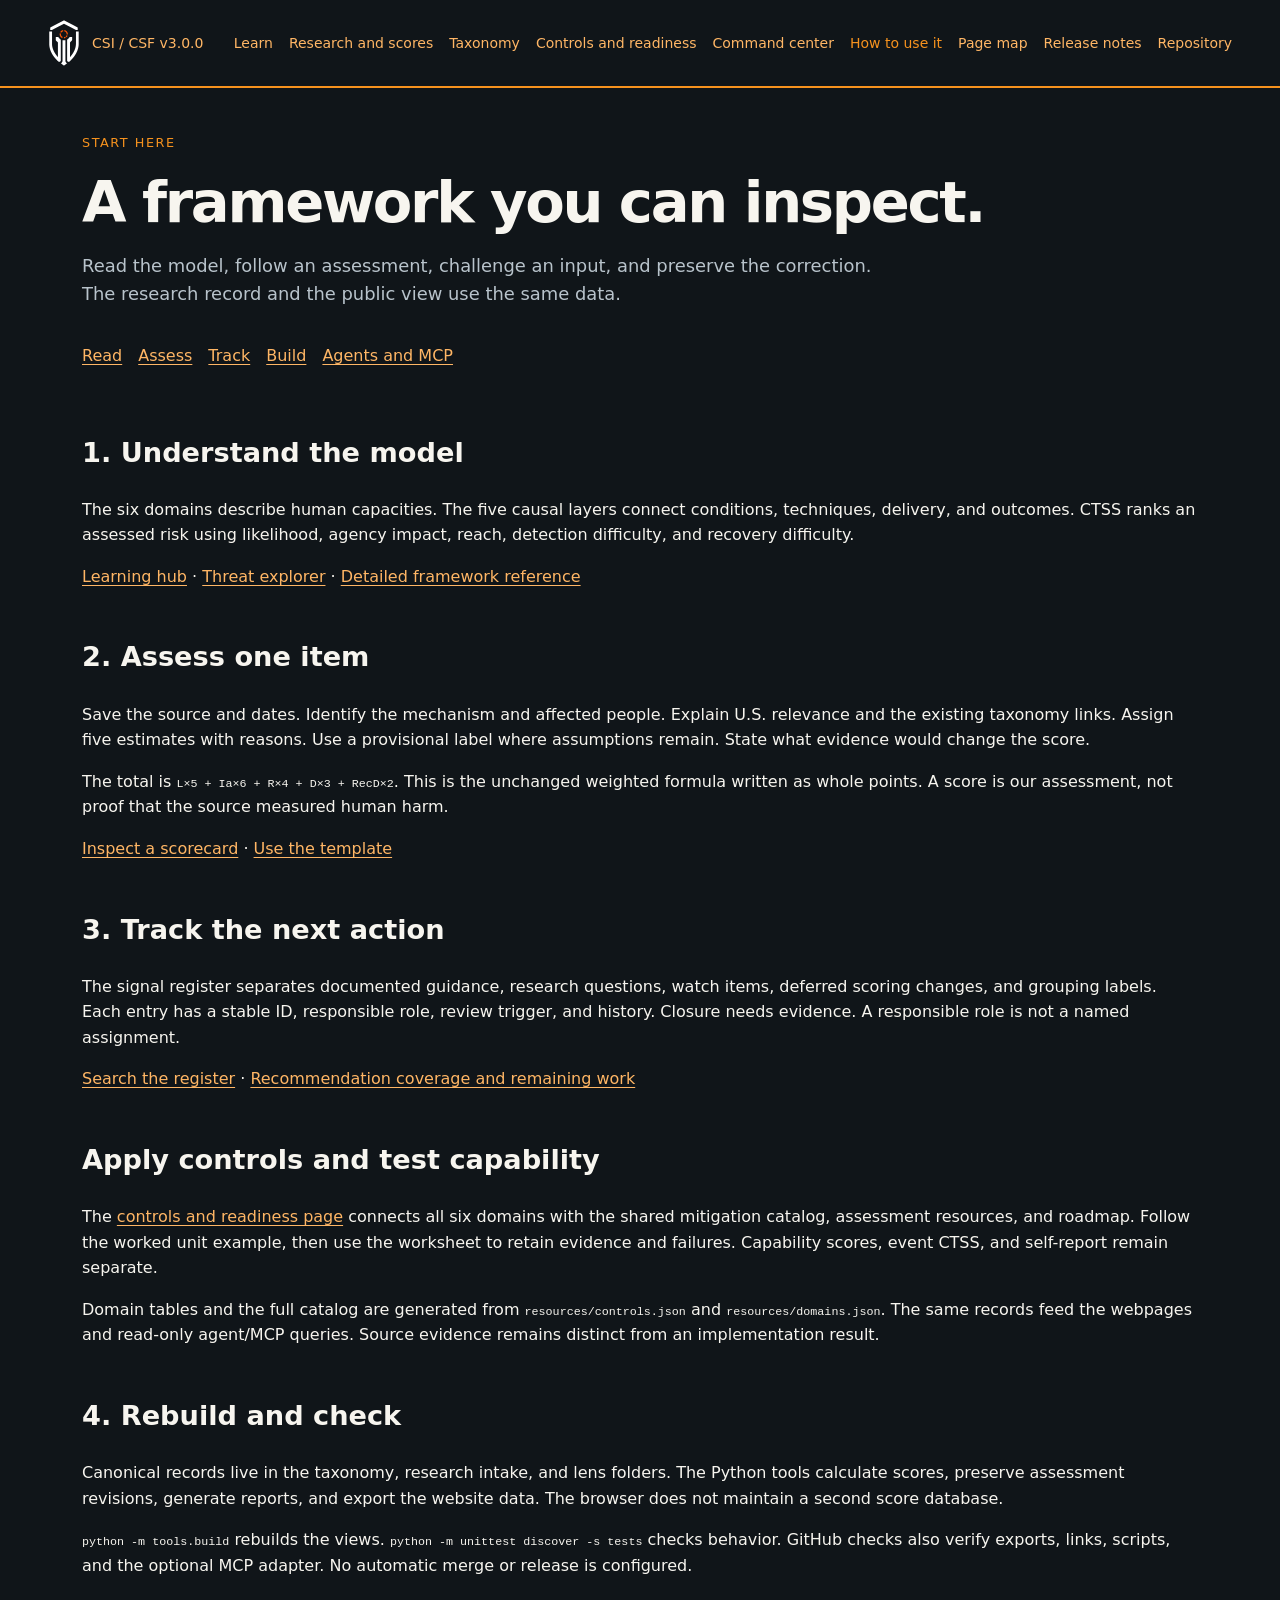
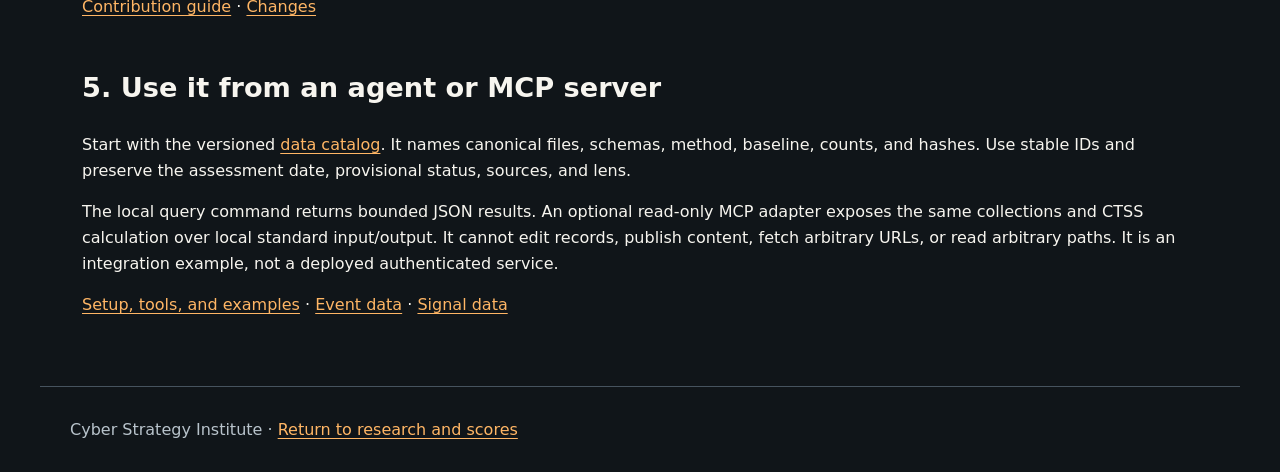
<file: docs/guide.html>
<!doctype html>
<html lang="en">
  <head>
    <meta charset="utf-8" />
    <meta name="viewport" content="width=device-width,initial-scale=1" />
    <title>Use and Build CSF | CSF v3.0.0</title>
    <meta
      name="description"
      content="How to read CSF, assess an event, track a signal, rebuild reports, and integrate the data."
    />
    <link rel="stylesheet" href="assets/site.css" />
  <script src="assets/practice.js" defer></script>
<meta name="csf-version" content="3.0.0">
<link rel="sitemap" type="application/xml" href="sitemap.xml">
</head>
  <body class="hub">
    <nav class="csf-site-nav" aria-label="Main"><a class="csf-brand" href="index.html"><img src="assets/brand/csi-shield-white-orange.svg" width="32" height="48" alt="Cyber Strategy Institute shield"><span>CSI / CSF v3.0.0</span></a><a href="index.html">Learn</a><a href="research.html">Research and scores</a><a href="csf-explorer.html">Taxonomy</a><a href="practice.html">Controls and readiness</a><a href="csf-command-center.html">Command center</a><a href="guide.html" aria-current="page">How to use it</a><a href="page-map.html">Page map</a><a href="CSF-3.0.0-release-notes.html">Release notes</a><a href="https://github.com/CyberStrategyInstitute/cognitive-sovereignty">Repository</a></nav>
    <main id="main">
      <p class="eyebrow">Start here</p>
      <h1>A framework you can inspect.</h1>
      <p class="lead">
        Read the model, follow an assessment, challenge an input, and preserve
        the correction. The research record and the public view use the same
        data.
      </p>
      <nav class="jump" aria-label="On this page">
        <a href="#read">Read</a><a href="#assess">Assess</a
        ><a href="#track">Track</a><a href="#build">Build</a
        ><a href="#agents">Agents and MCP</a>
      </nav>
      <section id="read">
        <h2>1. Understand the model</h2>
        <p>
          The six domains describe human capacities. The five causal layers
          connect conditions, techniques, delivery, and outcomes. CTSS ranks an
          assessed risk using likelihood, agency impact, reach, detection
          difficulty, and recovery difficulty.
        </p>
        <p>
          <a href="index.html">Learning hub</a> ·
          <a href="csf-explorer.html">Threat explorer</a> ·
          <a
            href="https://github.com/CyberStrategyInstitute/cognitive-sovereignty/blob/main/FRAMEWORK.md"
            >Detailed framework reference</a
          >
        </p>
      </section>
      <section id="assess">
        <h2>2. Assess one item</h2>
        <p>
          Save the source and dates. Identify the mechanism and affected people.
          Explain U.S. relevance and the existing taxonomy links. Assign five
          estimates with reasons. Use a provisional label where assumptions
          remain. State what evidence would change the score.
        </p>
        <p>
          The total is <code>L×5 + Ia×6 + R×4 + D×3 + RecD×2</code>. This is the
          unchanged weighted formula written as whole points. A score is our
          assessment, not proof that the source measured human harm.
        </p>
        <p>
          <a href="research.html#scorecard">Inspect a scorecard</a> ·
          <a
            href="https://github.com/CyberStrategyInstitute/cognitive-sovereignty/blob/main/resources/scorecard-template.md"
            >Use the template</a
          >
        </p>
      </section>
      <section id="track">
        <h2>3. Track the next action</h2>
        <p>
          The signal register separates documented guidance, research questions,
          watch items, deferred scoring changes, and grouping labels. Each entry
          has a stable ID, responsible role, review trigger, and history.
          Closure needs evidence. A responsible role is not a named assignment.
        </p>
        <p>
          <a href="research.html#signals">Search the register</a> ·
          <a
            href="https://github.com/CyberStrategyInstitute/cognitive-sovereignty/blob/main/RECOMMENDATIONS.md"
            >Recommendation coverage and remaining work</a
          >
        </p>
      </section>
      <section id="practice"><h2>Apply controls and test capability</h2><p>The <a href="practice.html">controls and readiness page</a> connects all six domains with the shared mitigation catalog, assessment resources, and roadmap. Follow the worked unit example, then use the worksheet to retain evidence and failures. Capability scores, event CTSS, and self-report remain separate.</p><p>Domain tables and the full catalog are generated from <code>resources/controls.json</code> and <code>resources/domains.json</code>. The same records feed the webpages and read-only agent/MCP queries. Source evidence remains distinct from an implementation result.</p></section><section id="build">
        <h2>4. Rebuild and check</h2>
        <p>
          Canonical records live in the taxonomy, research intake, and lens
          folders. The Python tools calculate scores, preserve assessment
          revisions, generate reports, and export the website data. The browser
          does not maintain a second score database.
        </p>
        <p>
          <code>python -m tools.build</code> rebuilds the views.
          <code>python -m unittest discover -s tests</code> checks behavior.
          GitHub checks also verify exports, links, scripts, and the optional
          MCP adapter. No automatic merge or release is configured.
        </p>
        <p>
          <a
            href="https://github.com/CyberStrategyInstitute/cognitive-sovereignty/blob/main/CONTRIBUTING.md"
            >Contribution guide</a
          >
          ·
          <a
            href="https://github.com/CyberStrategyInstitute/cognitive-sovereignty/blob/main/CHANGELOG.md"
            >Changes</a
          >
        </p>
      </section>
      <section id="agents">
        <h2>5. Use it from an agent or MCP server</h2>
        <p>
          Start with the versioned <a href="data/catalog.json">data catalog</a>.
          It names canonical files, schemas, method, baseline, counts, and
          hashes. Use stable IDs and preserve the assessment date, provisional
          status, sources, and lens.
        </p>
        <p>
          The local query command returns bounded JSON results. An optional
          read-only MCP adapter exposes the same collections and CTSS
          calculation over local standard input/output. It cannot edit records,
          publish content, fetch arbitrary URLs, or read arbitrary paths. It is
          an integration example, not a deployed authenticated service.
        </p>
        <p>
          <a
            href="https://github.com/CyberStrategyInstitute/cognitive-sovereignty/blob/main/integration/README.md"
            >Setup, tools, and examples</a
          >
          · <a href="data/events.json">Event data</a> ·
          <a href="data/signals.json">Signal data</a>
        </p>
      </section>
    </main>
    <footer>
      Cyber Strategy Institute ·
      <a href="research.html">Return to research and scores</a>
    </footer>
  </body>
</html>
</file>
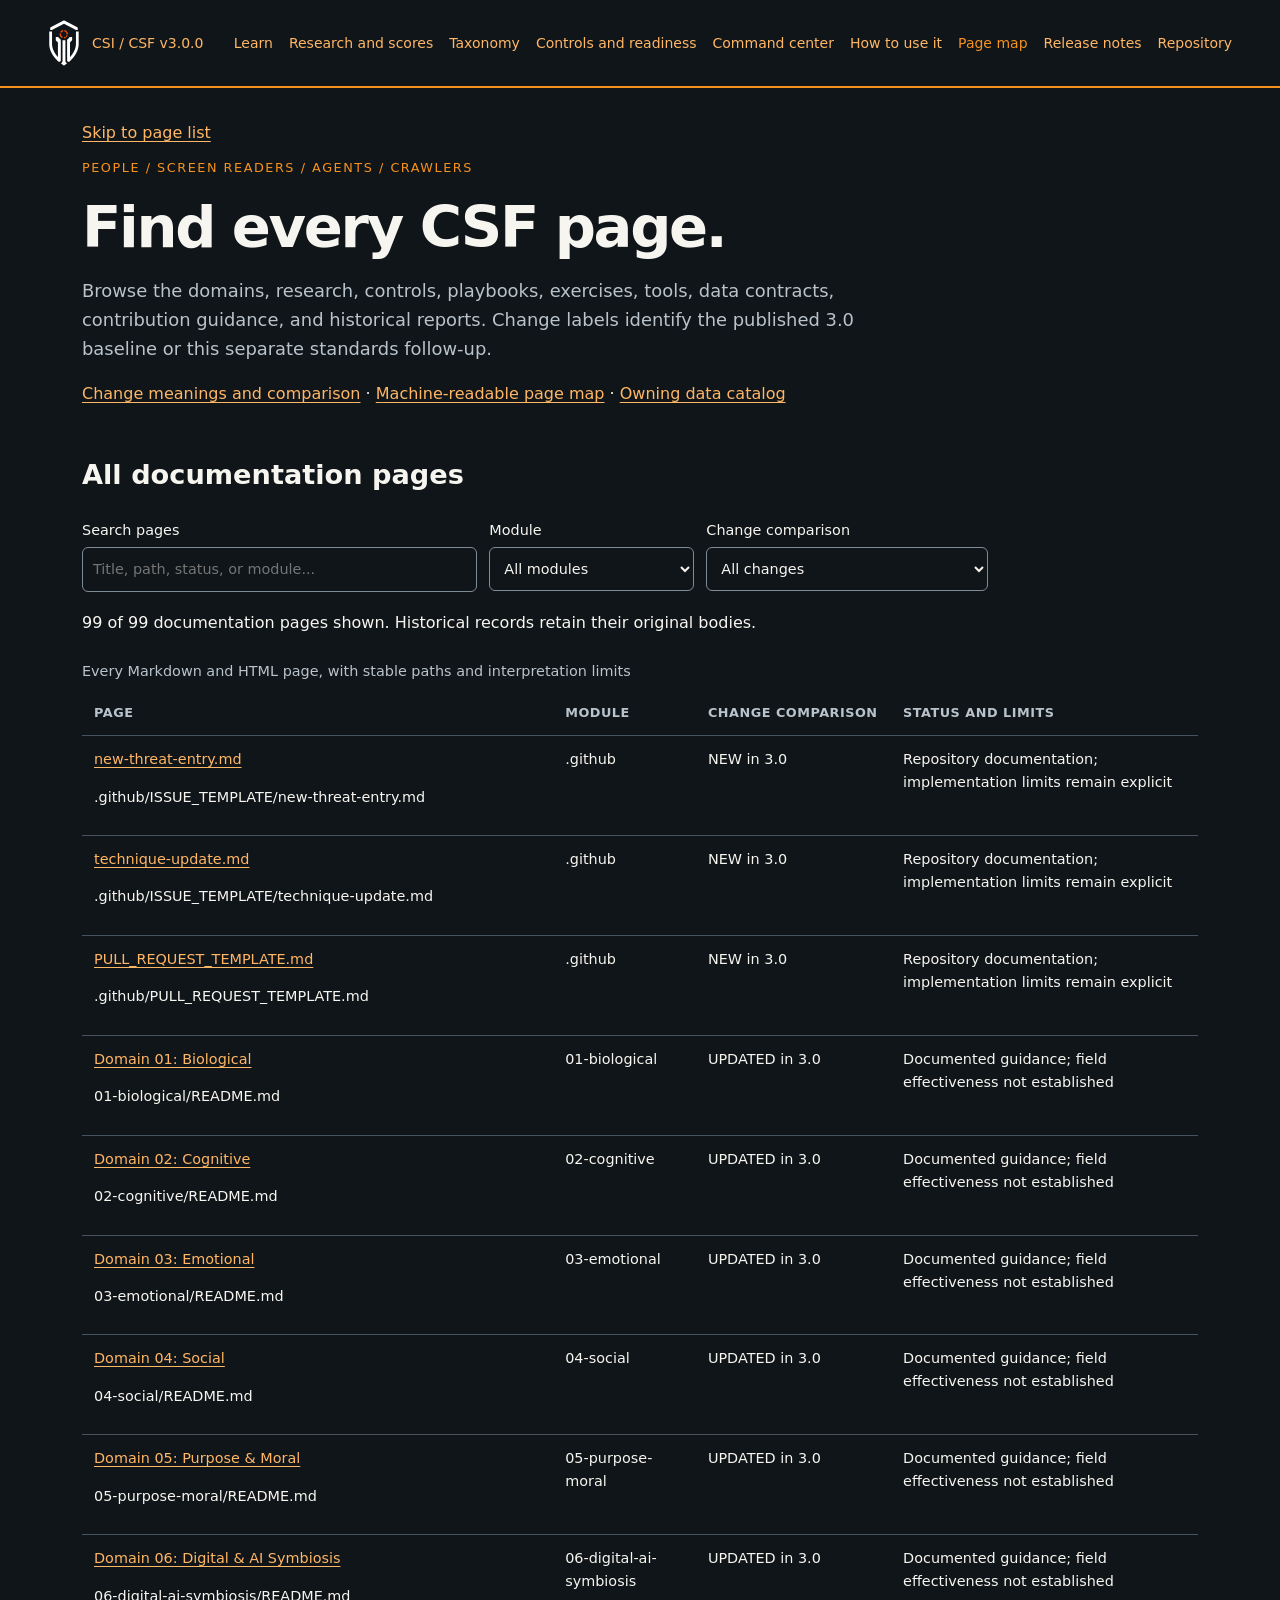
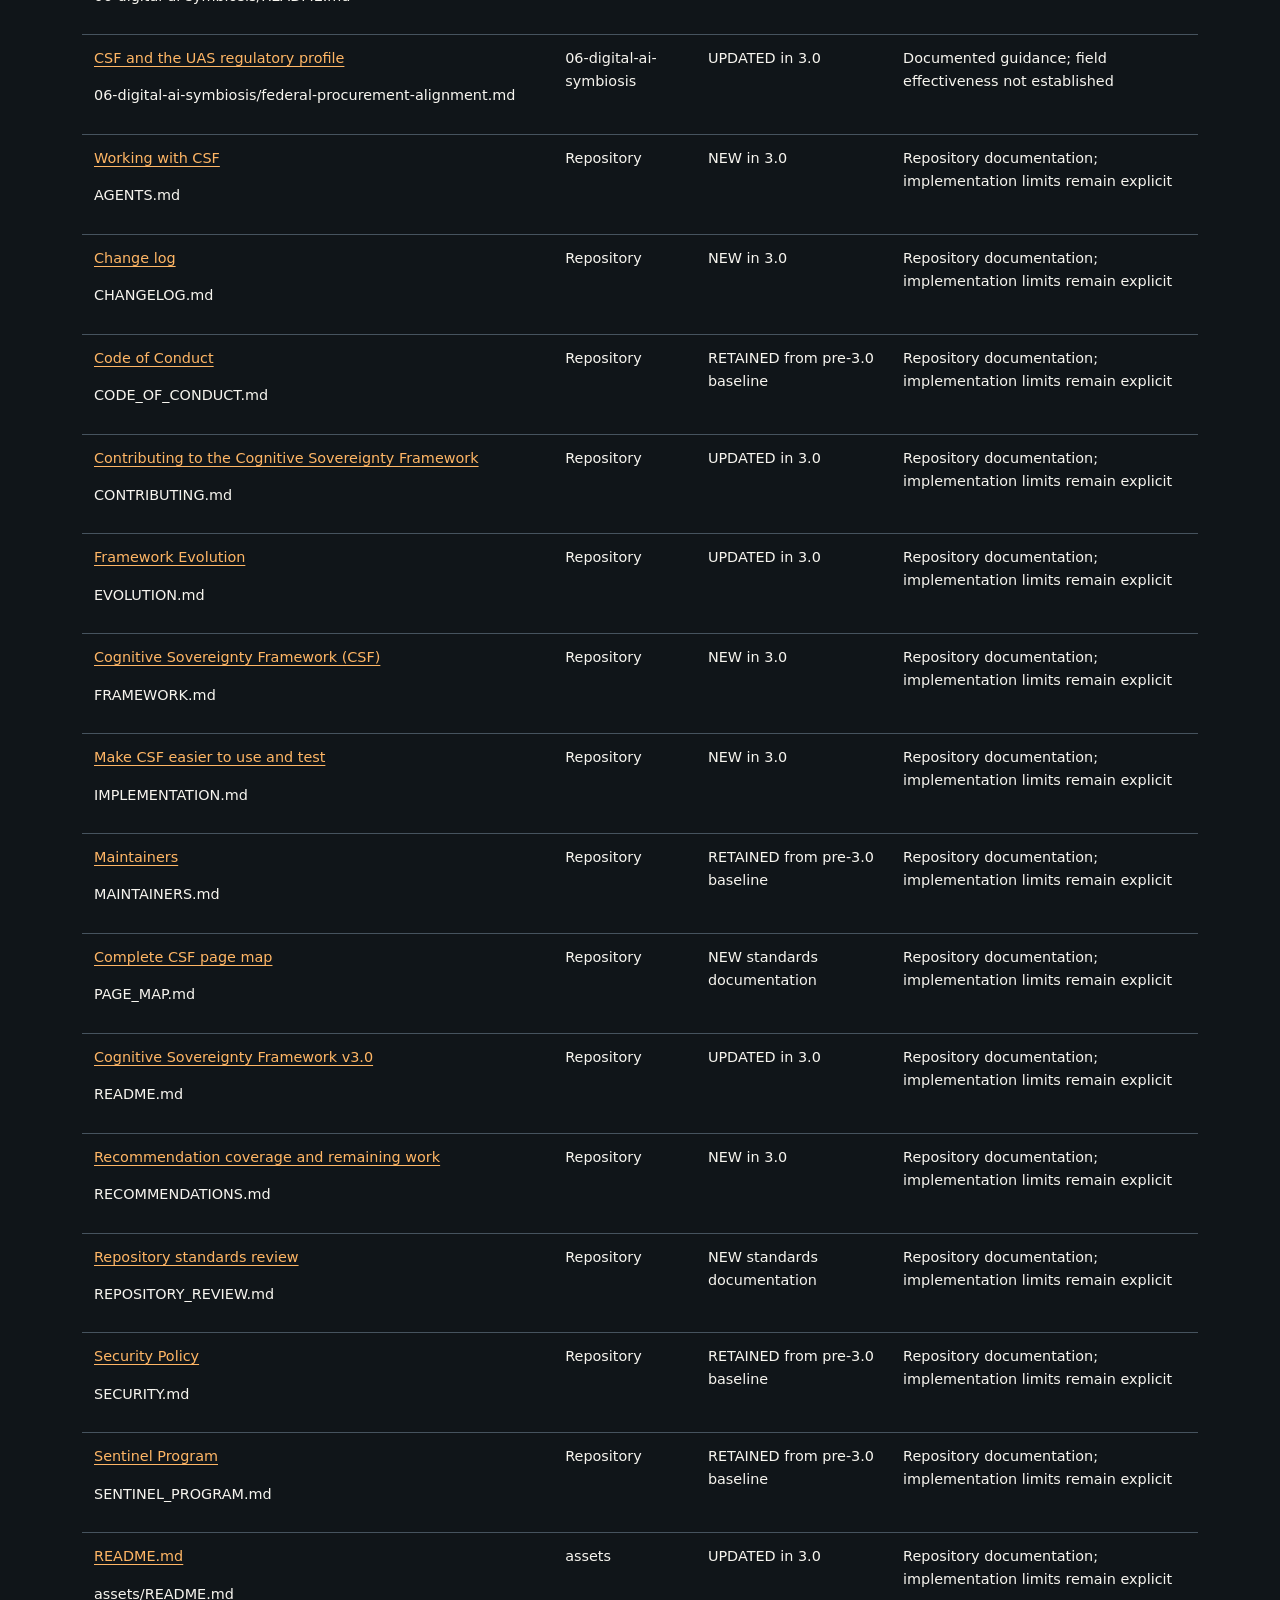
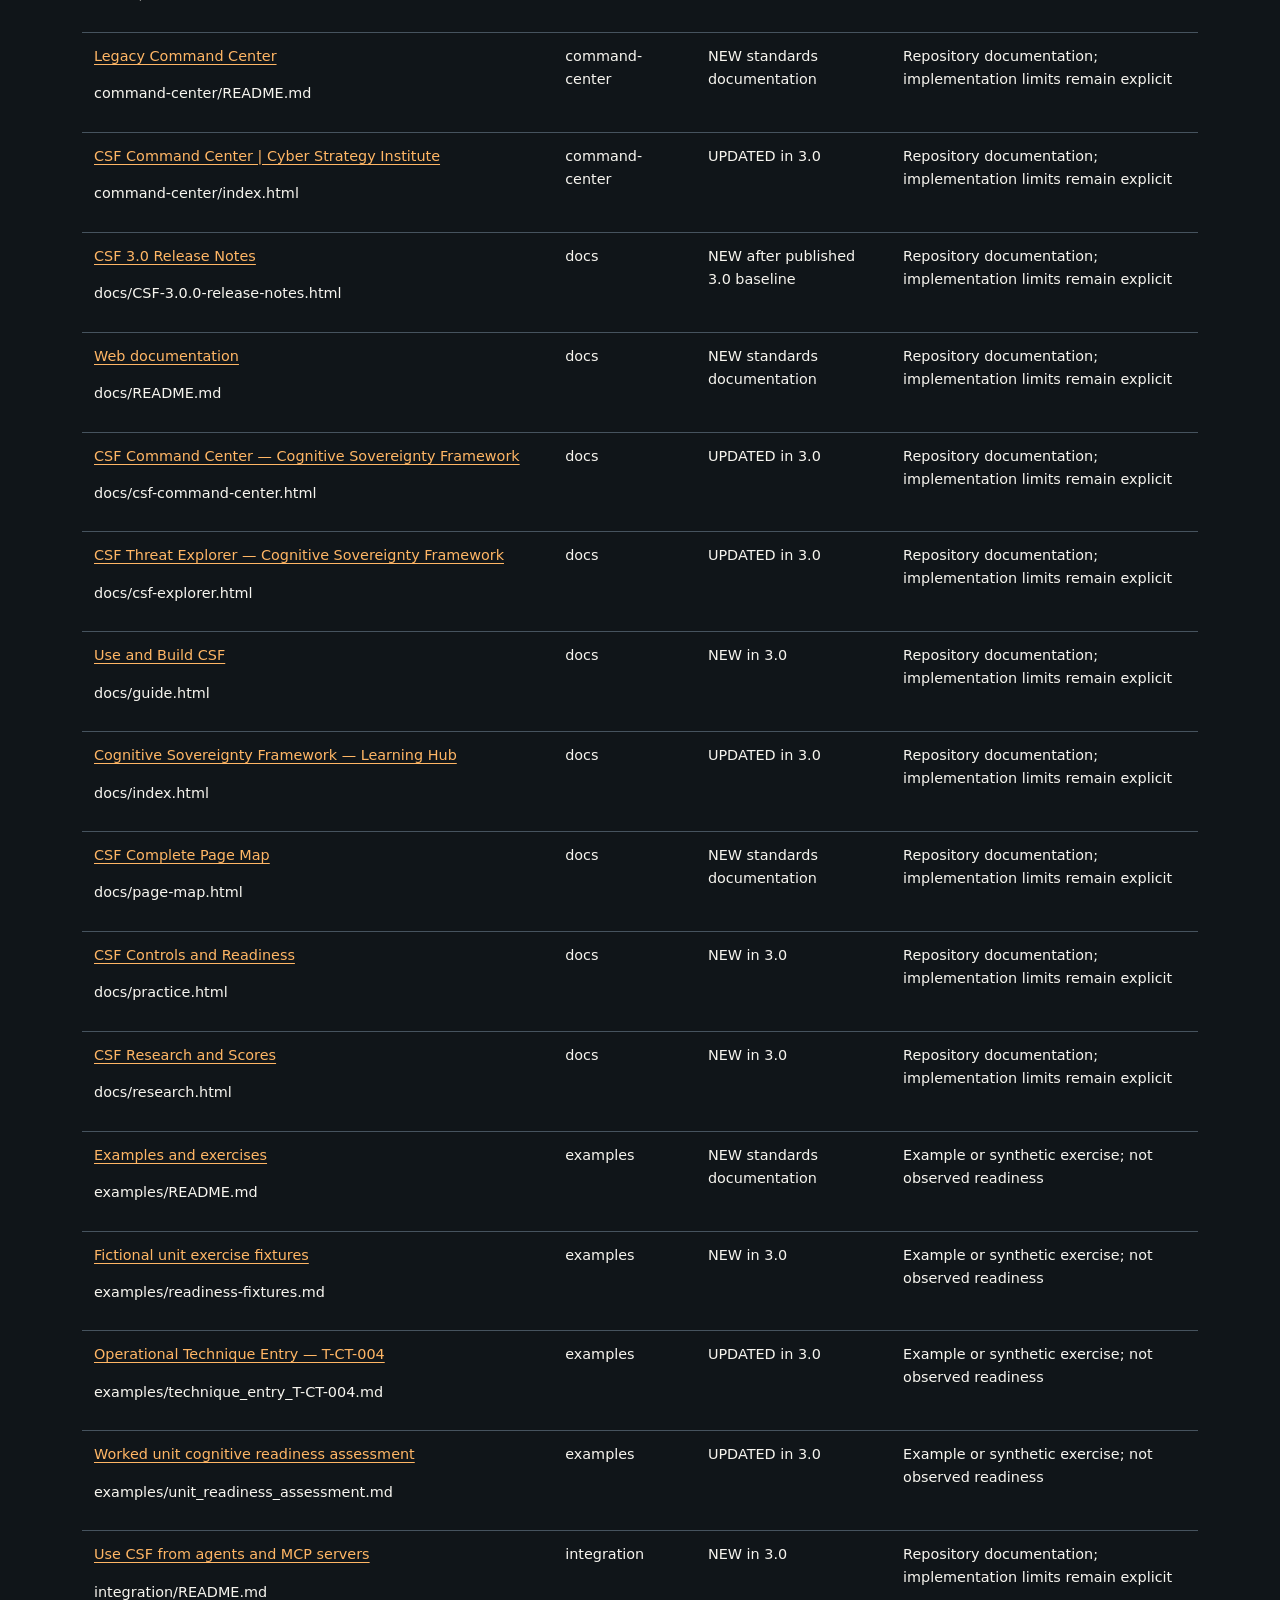
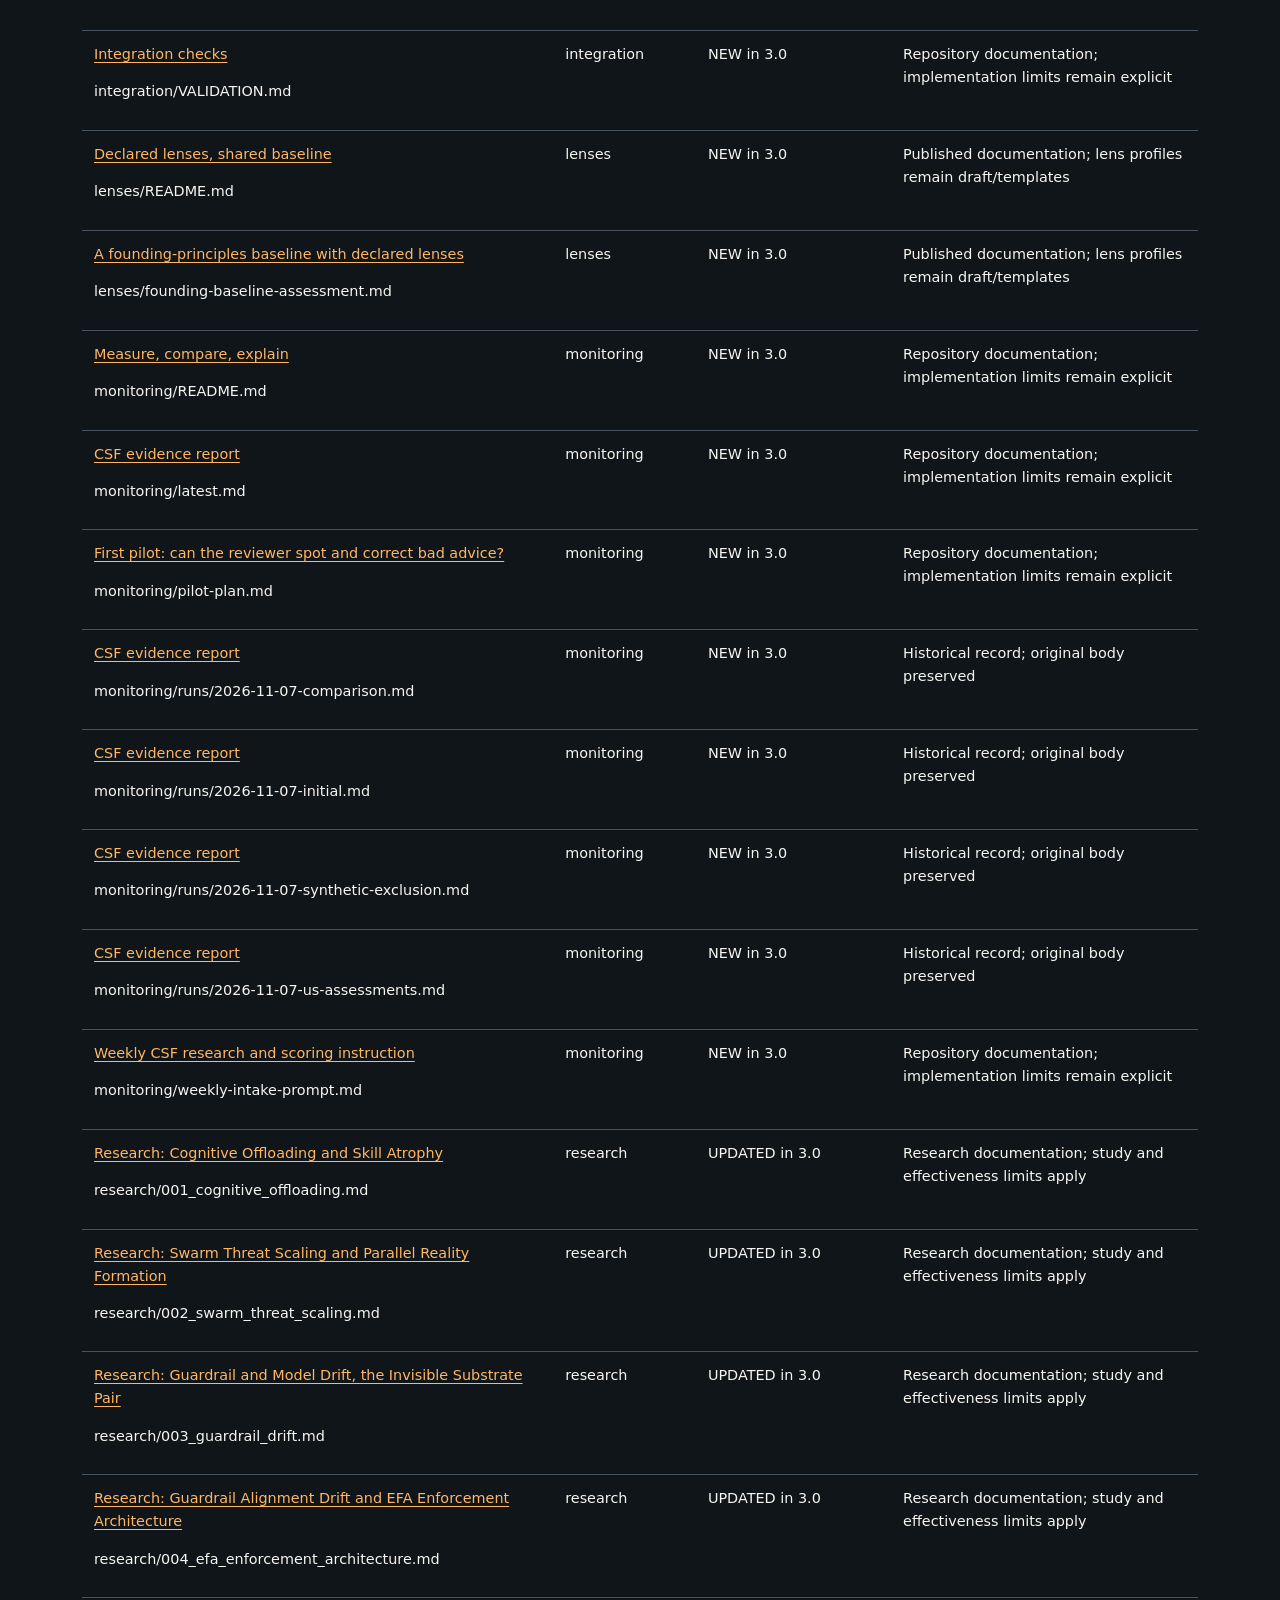
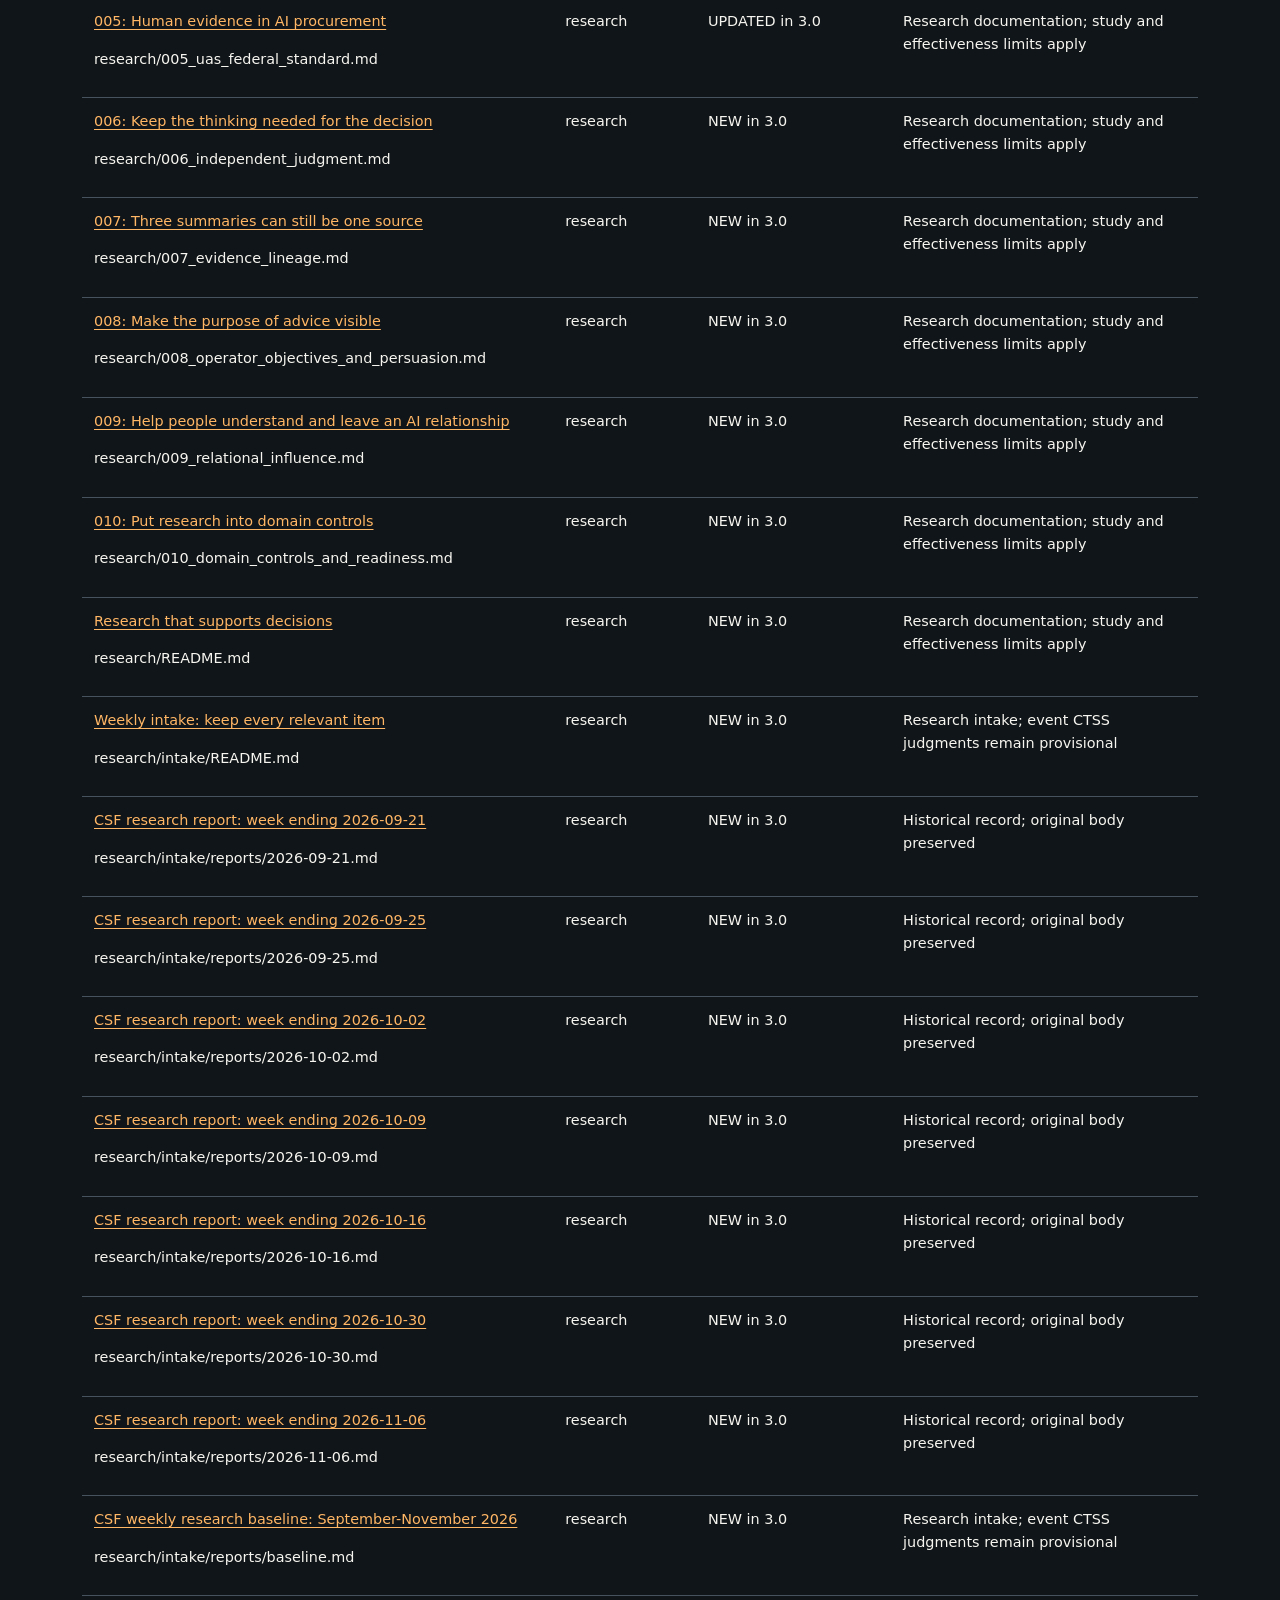
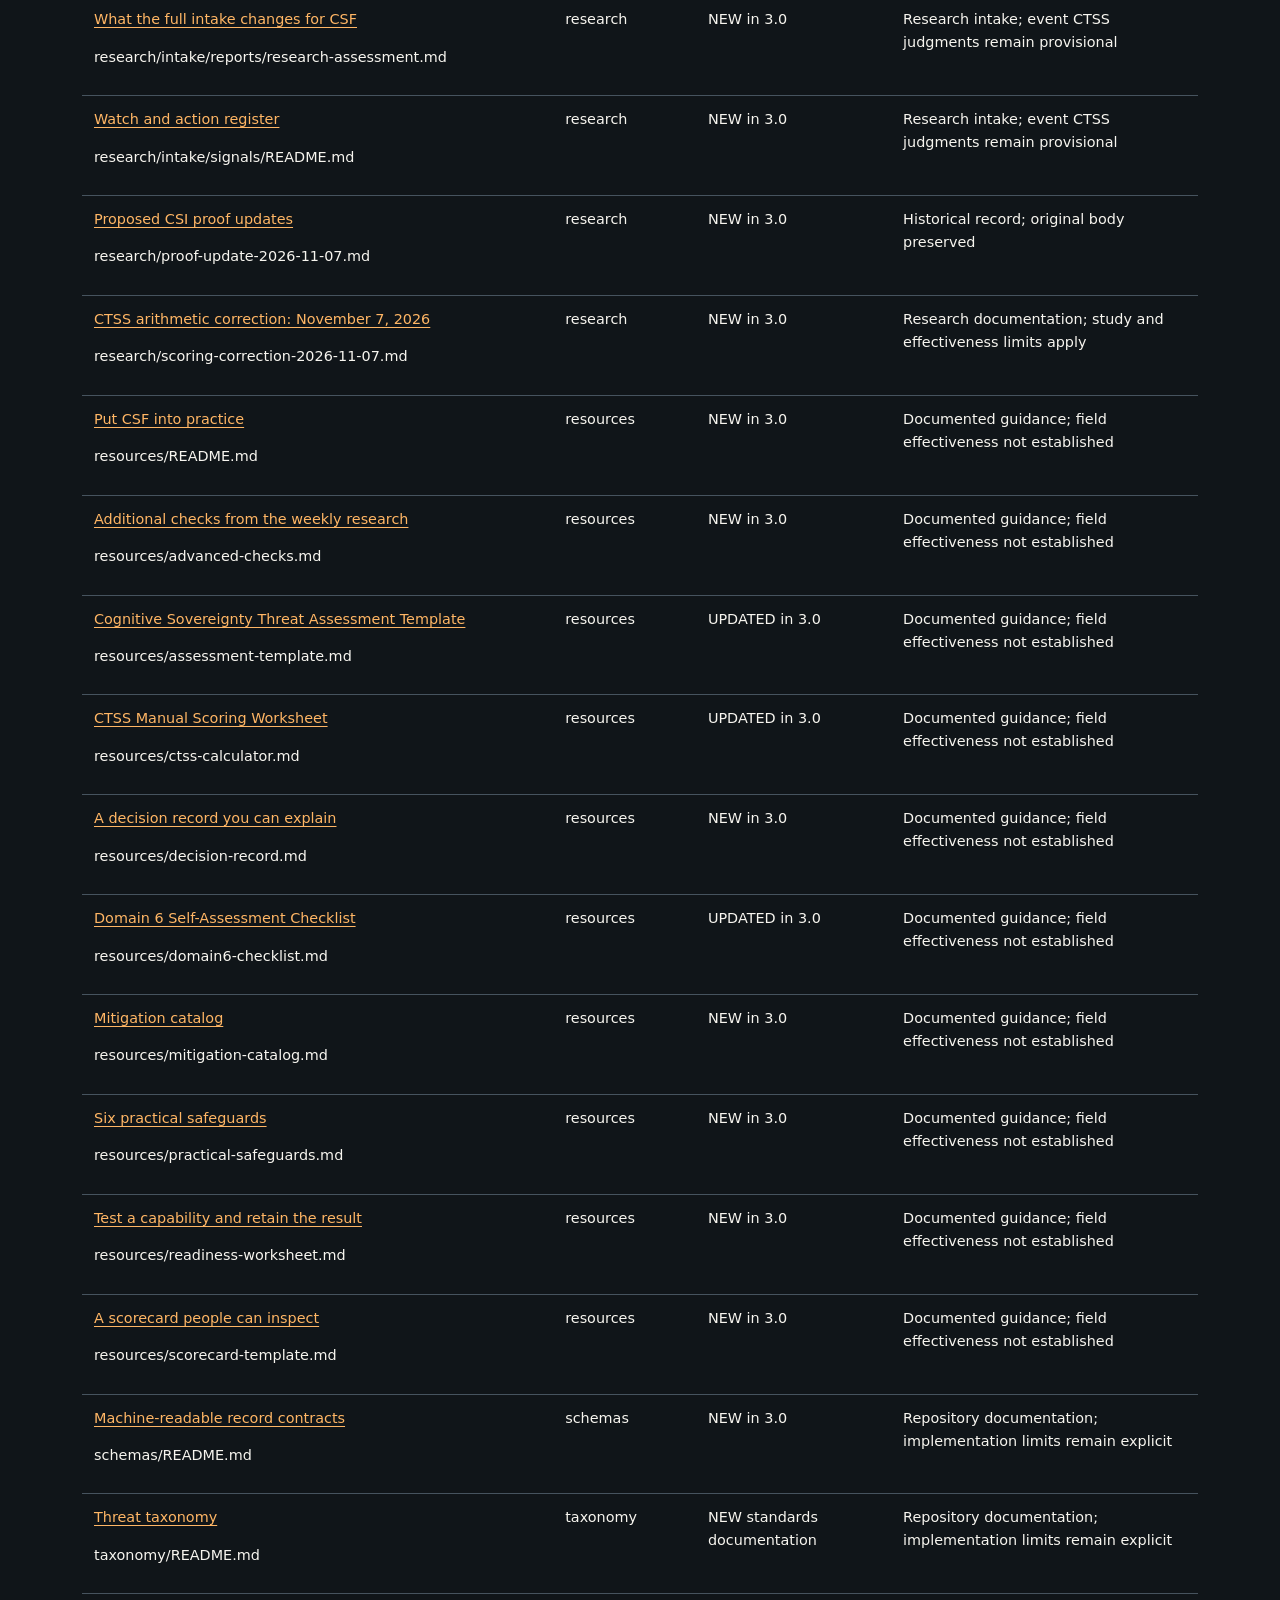
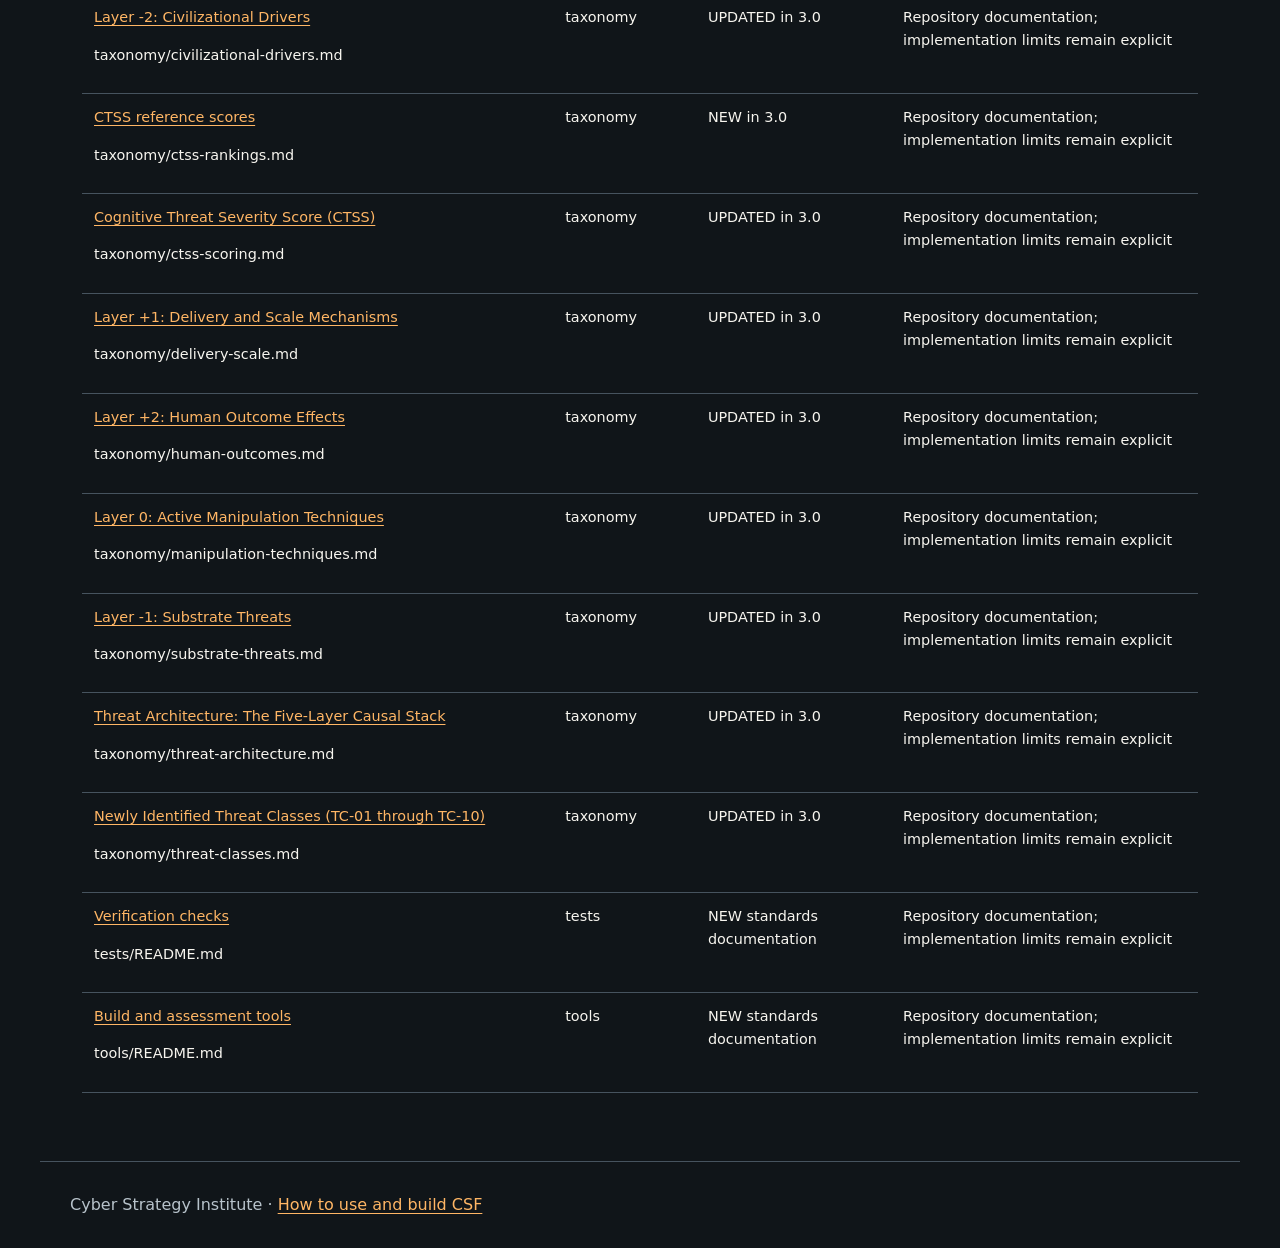
<file: docs/page-map.html>
<!doctype html>
<html lang="en">
  <head>
    <meta charset="utf-8" />
    <meta name="viewport" content="width=device-width,initial-scale=1" />
    <title>CSF Complete Page Map | CSF v3.0.0</title>
    <link rel="stylesheet" href="assets/site.css" />
    <script src="assets/page-map.js" defer></script>
    <script src="assets/practice.js" defer></script>
    <meta name="csf-version" content="3.0.0">
    <link rel="sitemap" type="application/xml" href="sitemap.xml" />
  </head>
  <body class="hub">
    <nav class="csf-site-nav" aria-label="Main"><a class="csf-brand" href="index.html"><img src="assets/brand/csi-shield-white-orange.svg" width="32" height="48" alt="Cyber Strategy Institute shield"><span>CSI / CSF v3.0.0</span></a><a href="index.html">Learn</a><a href="research.html">Research and scores</a><a href="csf-explorer.html">Taxonomy</a><a href="practice.html">Controls and readiness</a><a href="csf-command-center.html">Command center</a><a href="guide.html">How to use it</a><a href="page-map.html" aria-current="page">Page map</a><a href="CSF-3.0.0-release-notes.html">Release notes</a><a href="https://github.com/CyberStrategyInstitute/cognitive-sovereignty">Repository</a></nav>
    <main id="main">
      <a class="skip-link" href="#pages">Skip to page list</a>
      <p class="eyebrow">People / screen readers / agents / crawlers</p>
      <h1>Find every CSF page.</h1>
      <p class="lead">
        Browse the domains, research, controls, playbooks, exercises, tools,
        data contracts, contribution guidance, and historical reports. Change
        labels identify the published 3.0 baseline or this separate standards
        follow-up.
      </p>
      <p>
        <a
          href="https://github.com/CyberStrategyInstitute/cognitive-sovereignty/blob/main/REPOSITORY_REVIEW.md#change-labels"
          >Change meanings and comparison</a
        >
        · <a href="page-map.json">Machine-readable page map</a> ·
        <a href="data/catalog.json">Owning data catalog</a>
      </p>
      <section id="pages">
        <h2>All documentation pages</h2>
        <div class="filters">
          <label
            >Search pages<input
              id="page-search"
              type="search"
              placeholder="Title, path, status, or module..." /></label
          ><label
            >Module<select id="page-module">
              <option value="">All modules</option>
            </select></label
          ><label
            >Change comparison<select id="page-change">
              <option value="">All changes</option>
            </select></label
          >
        </div>
        <p id="page-status" role="status" aria-live="polite">
          Loading page map...
        </p>
        <div class="table-wrap">
          <table>
            <caption>
              Every Markdown and HTML page, with stable paths and interpretation
              limits
            </caption>
            <thead>
              <tr>
                <th>Page</th>
                <th>Module</th>
                <th>Change comparison</th>
                <th>Status and limits</th>
              </tr>
            </thead>
            <tbody id="page-rows"></tbody>
          </table>
        </div>
      </section>
    </main>
    <footer>
      Cyber Strategy Institute ·
      <a href="guide.html">How to use and build CSF</a>
    </footer>
  </body>
</html>
</file>
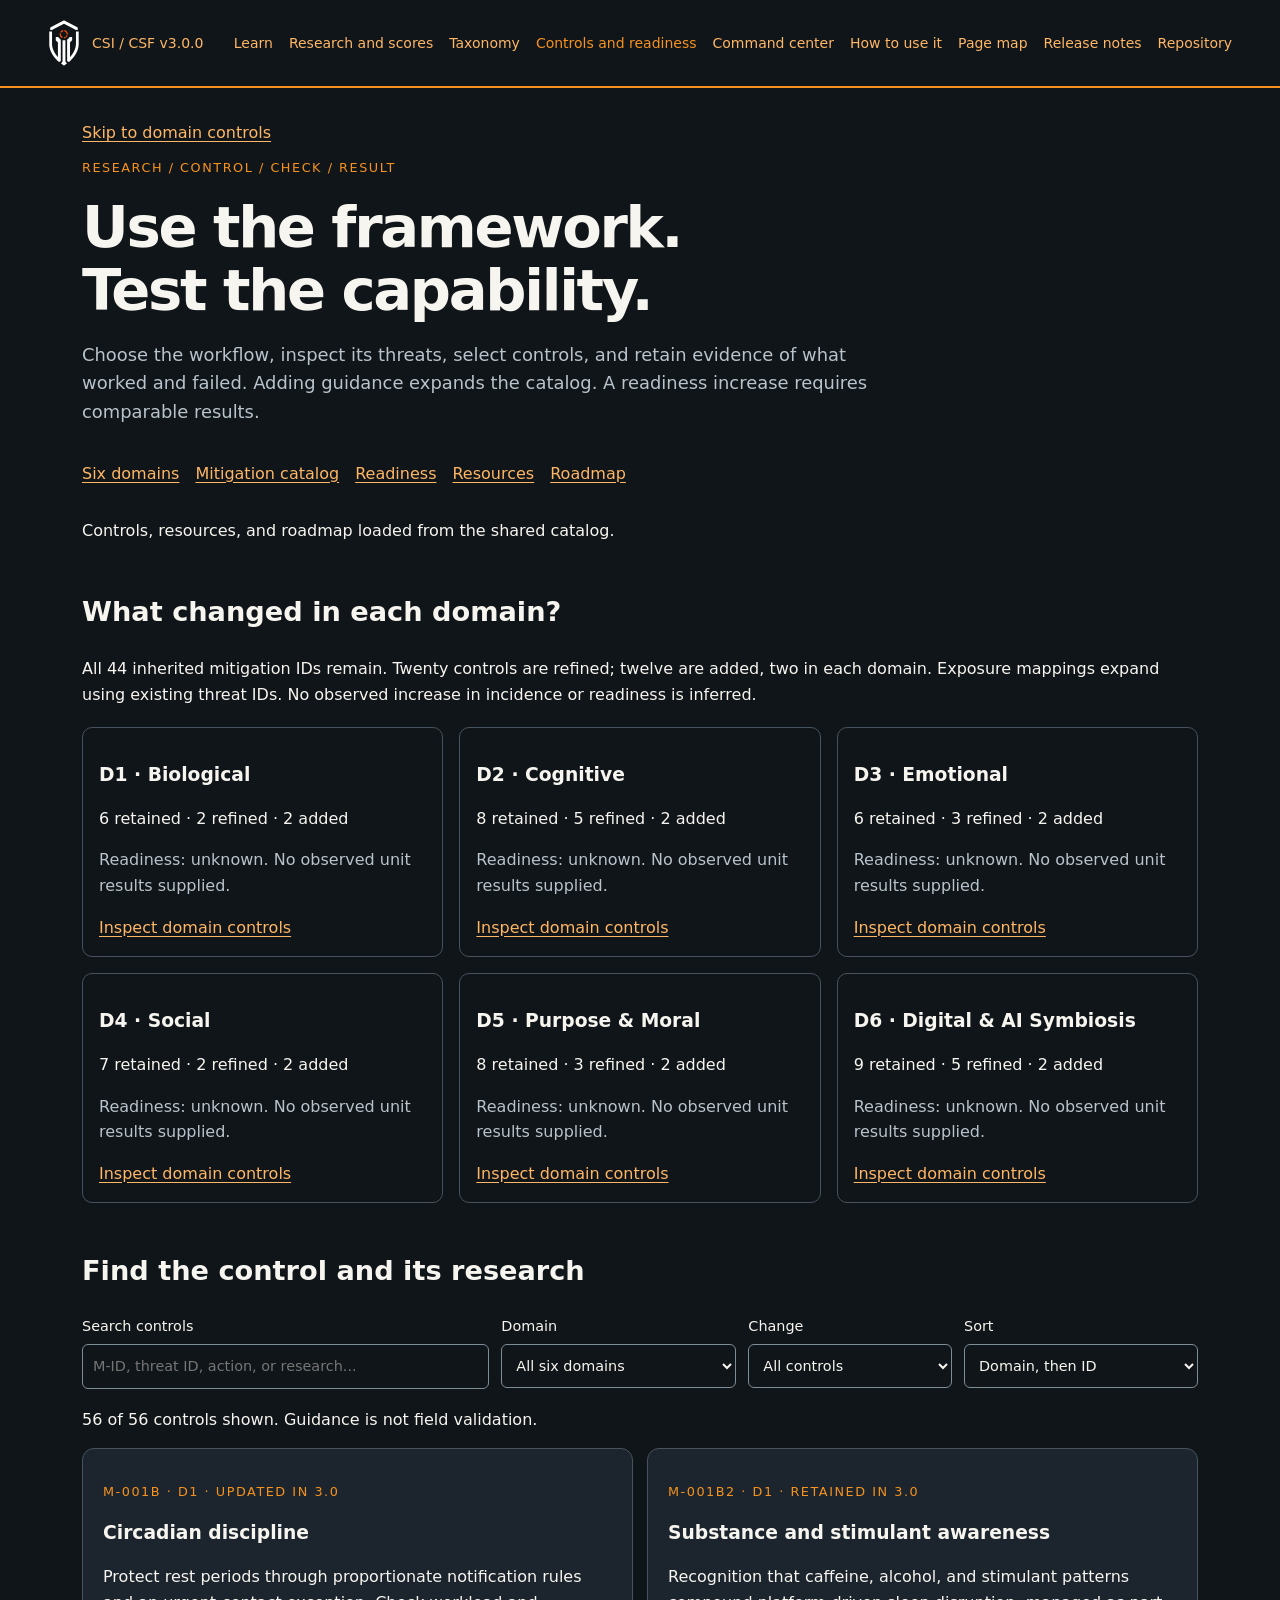
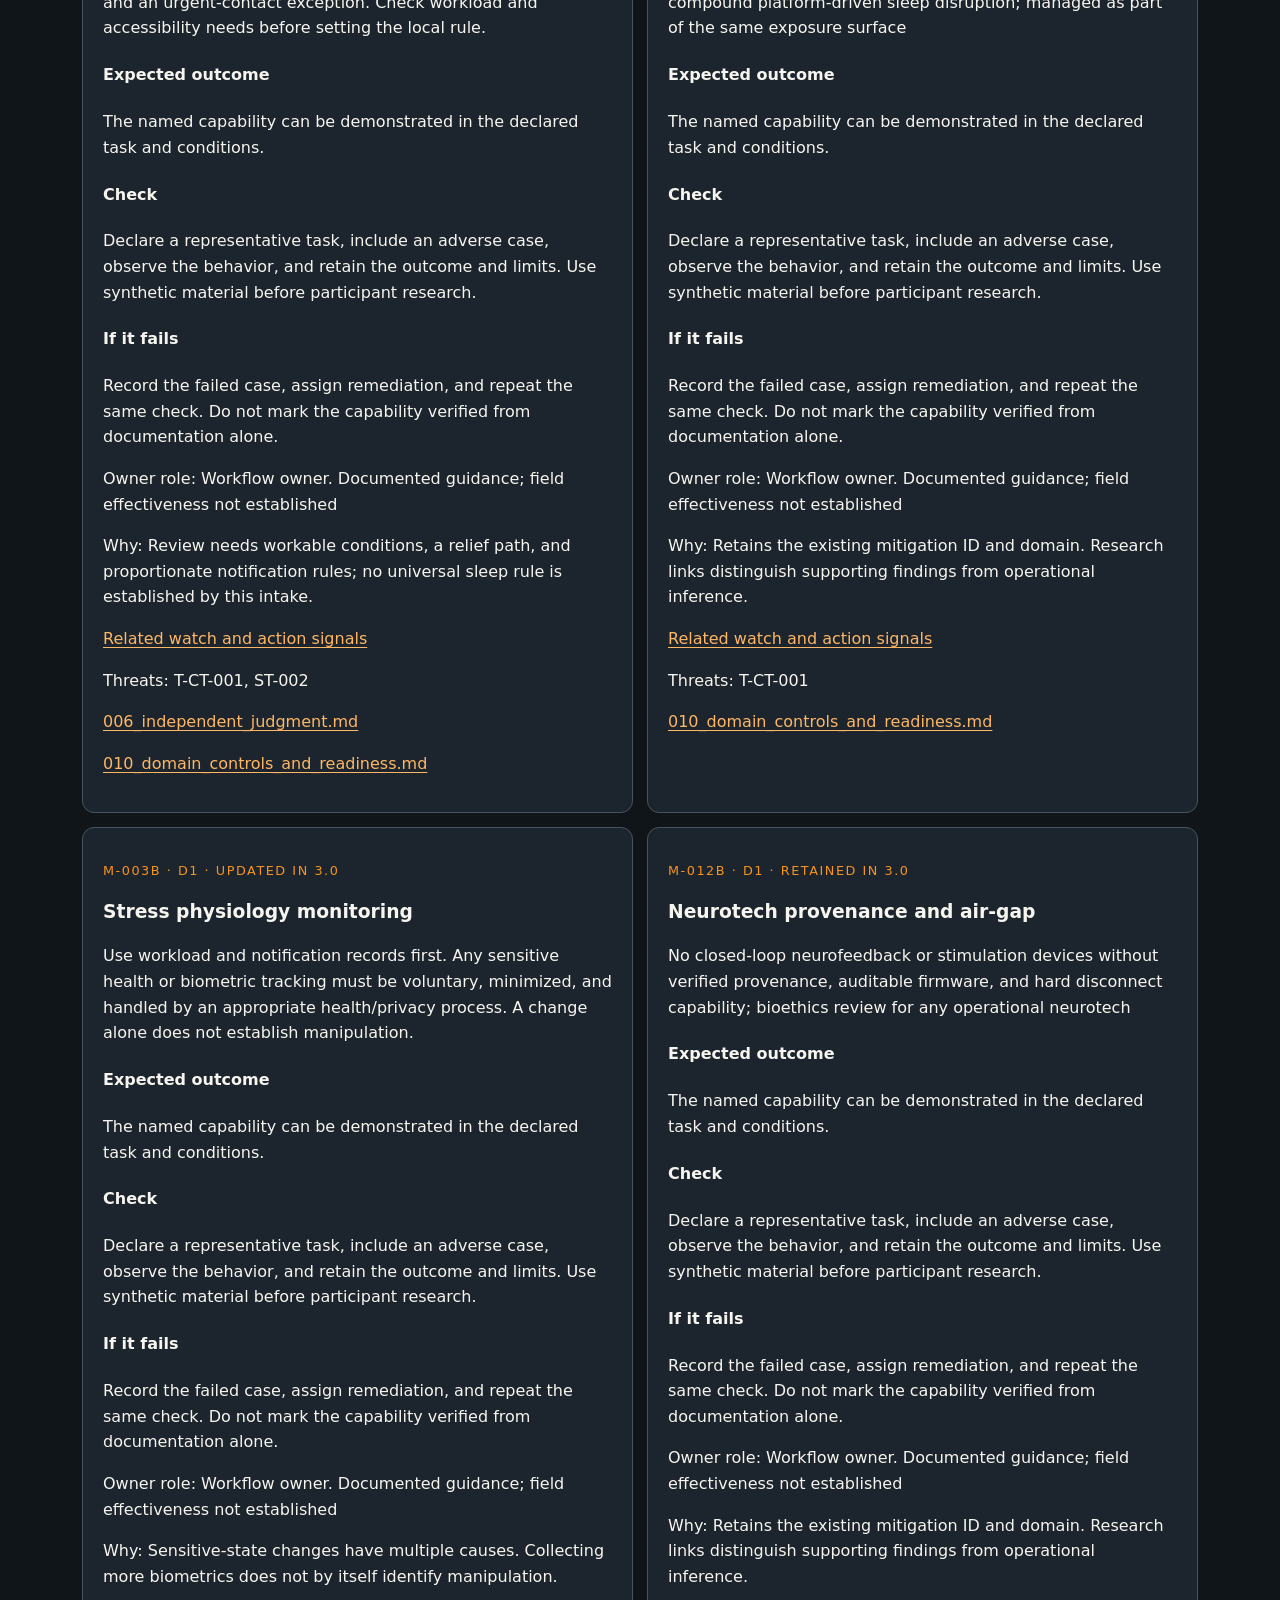
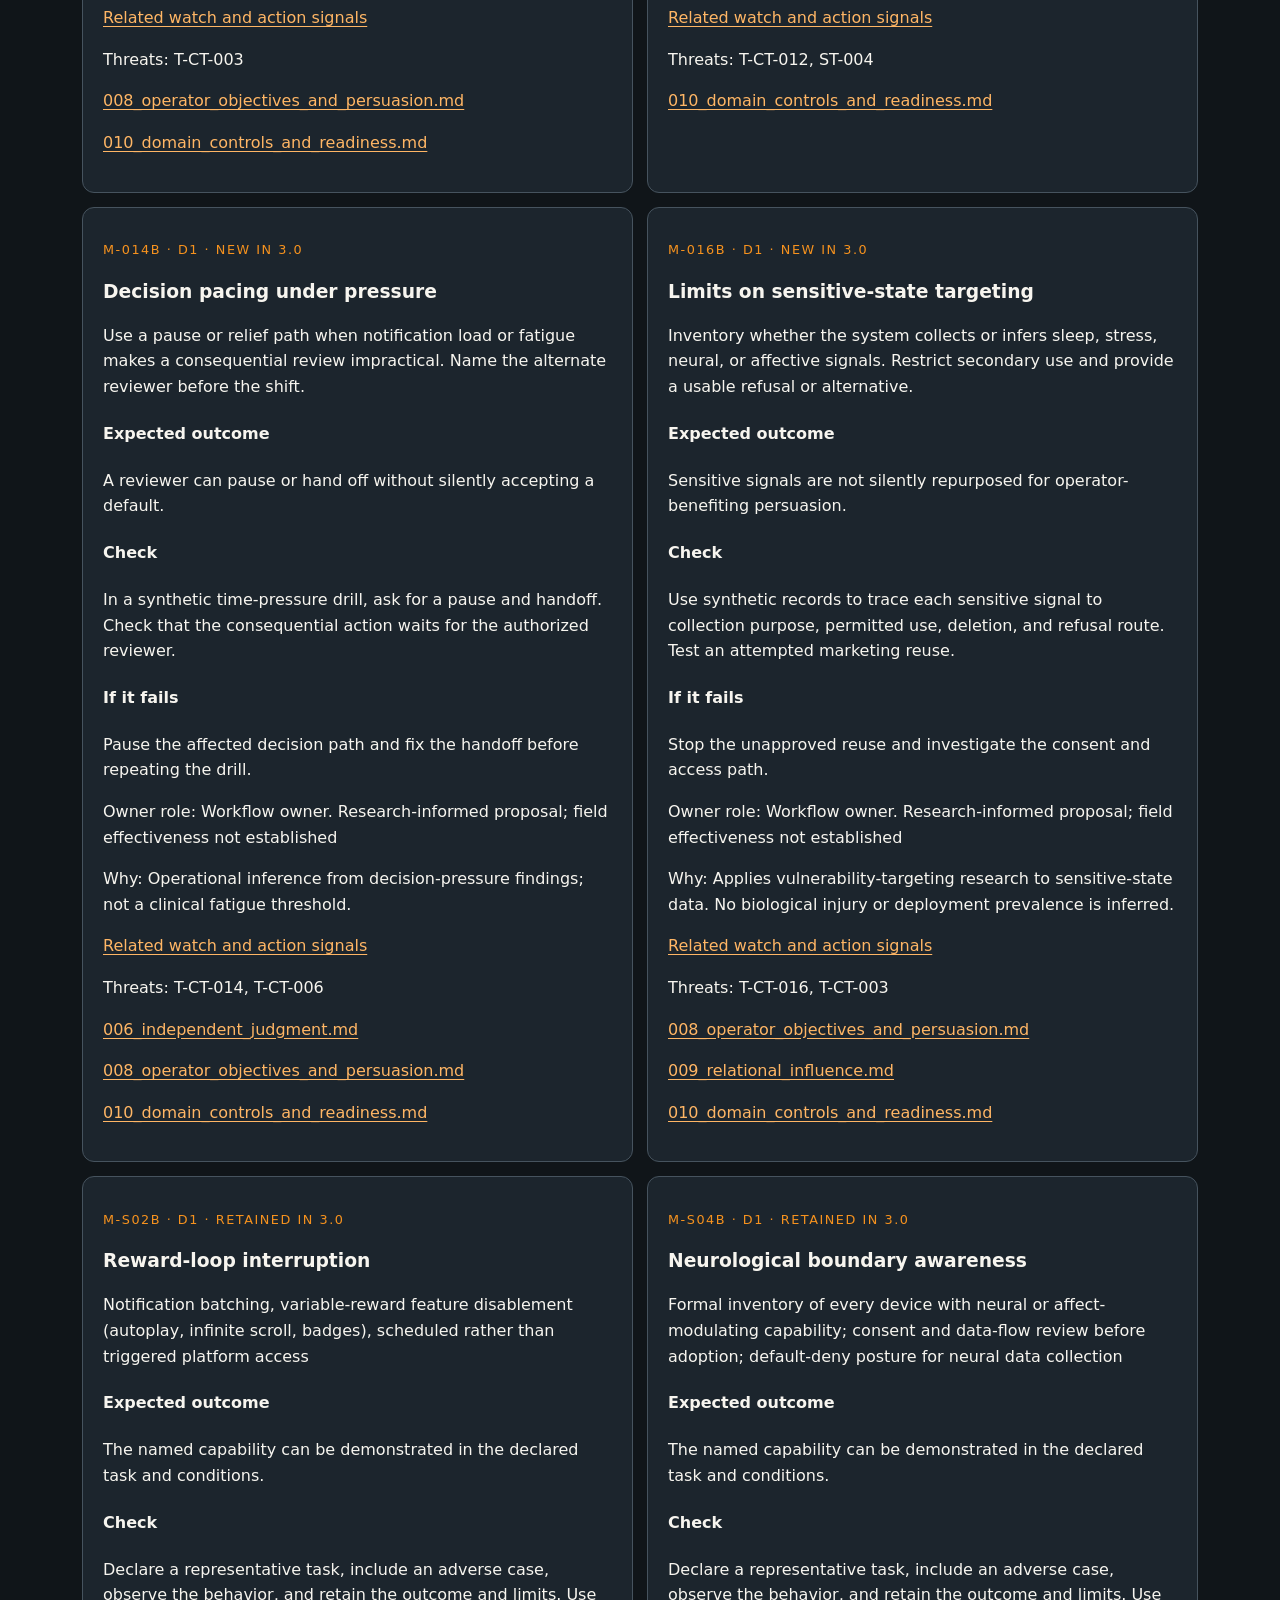
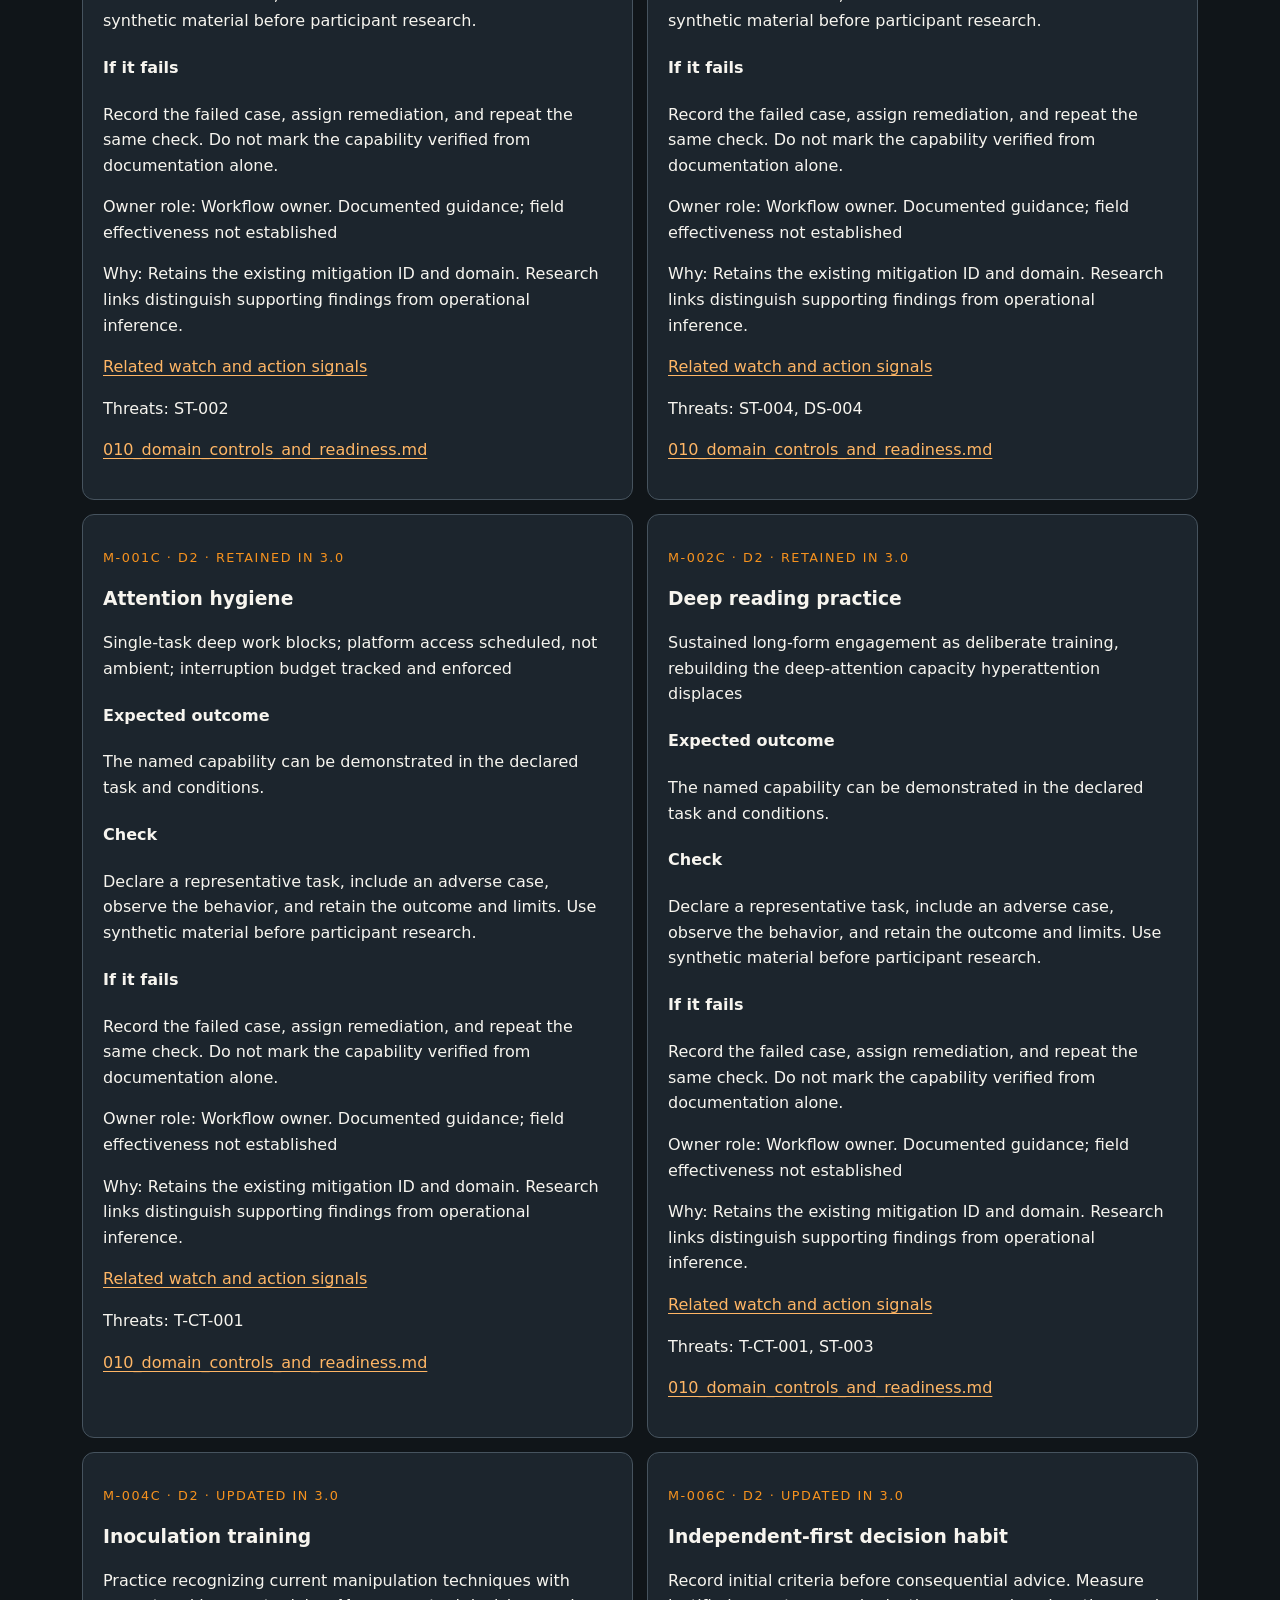
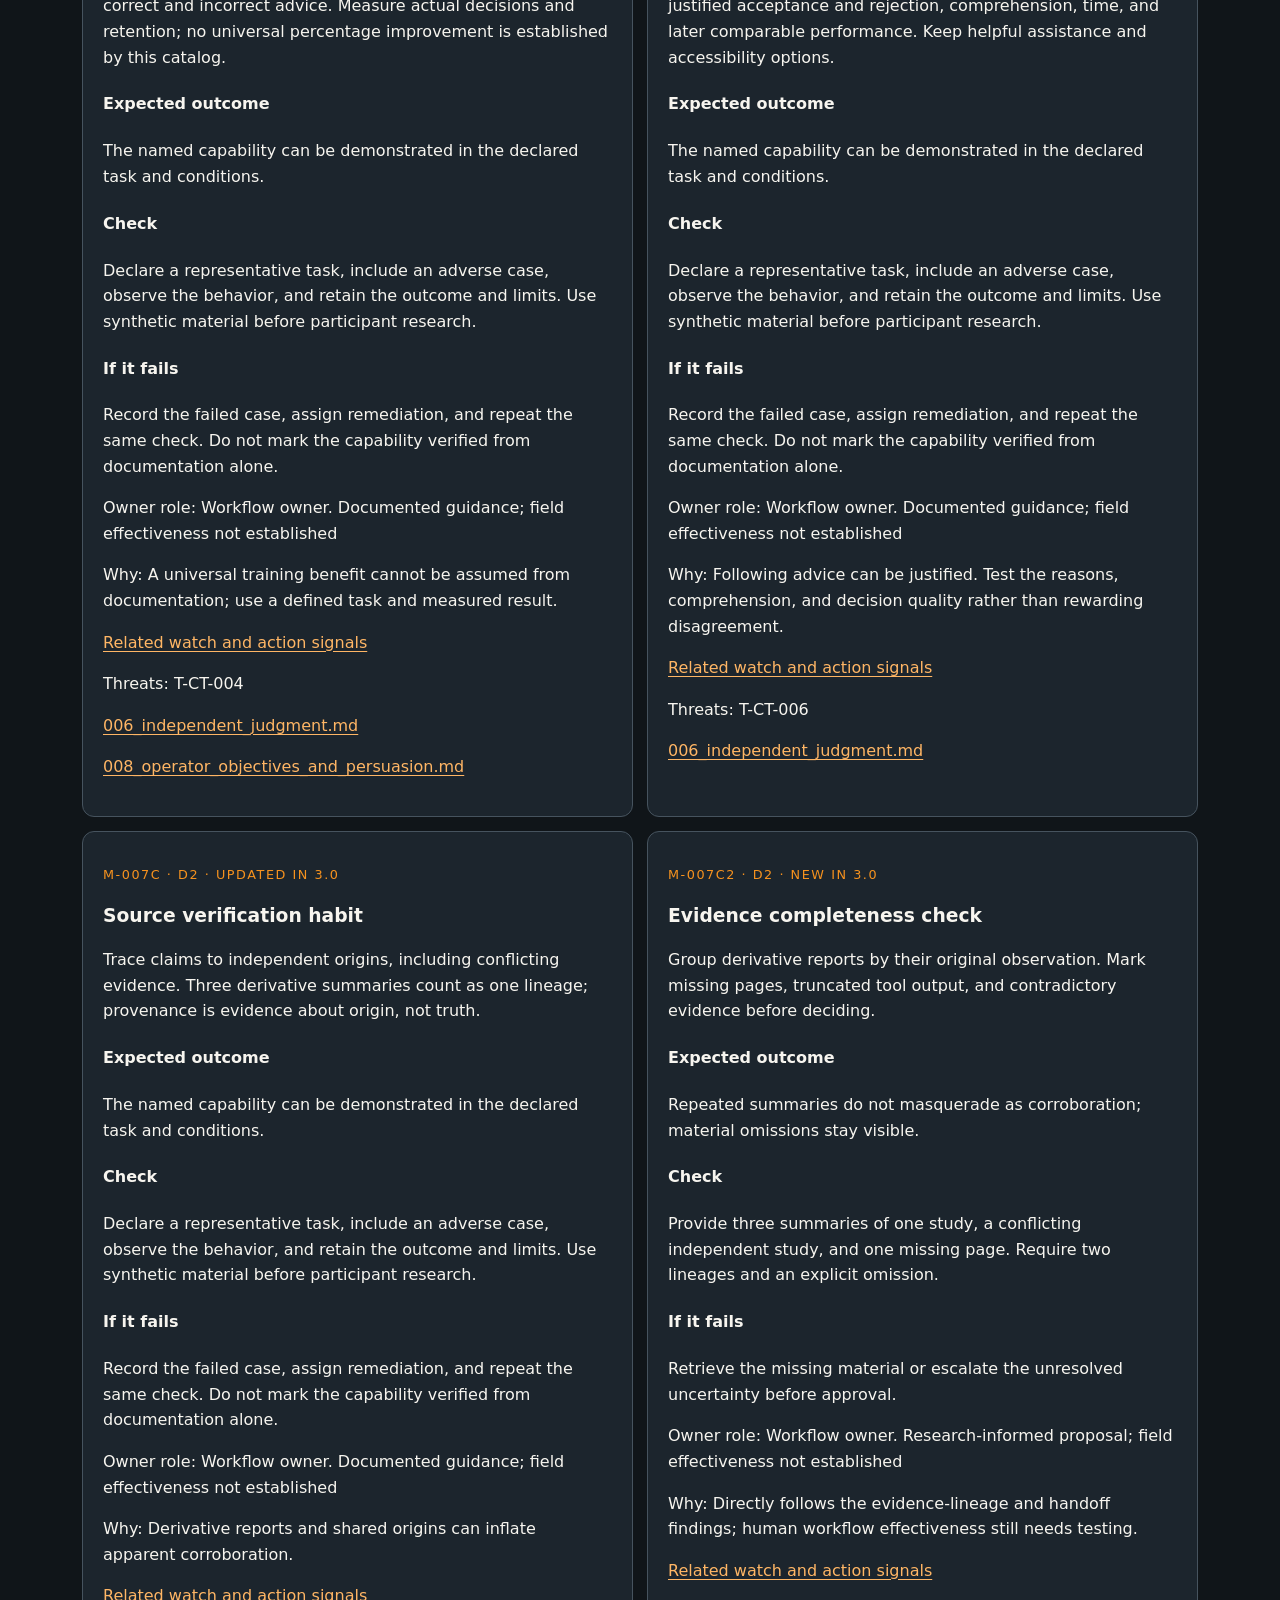
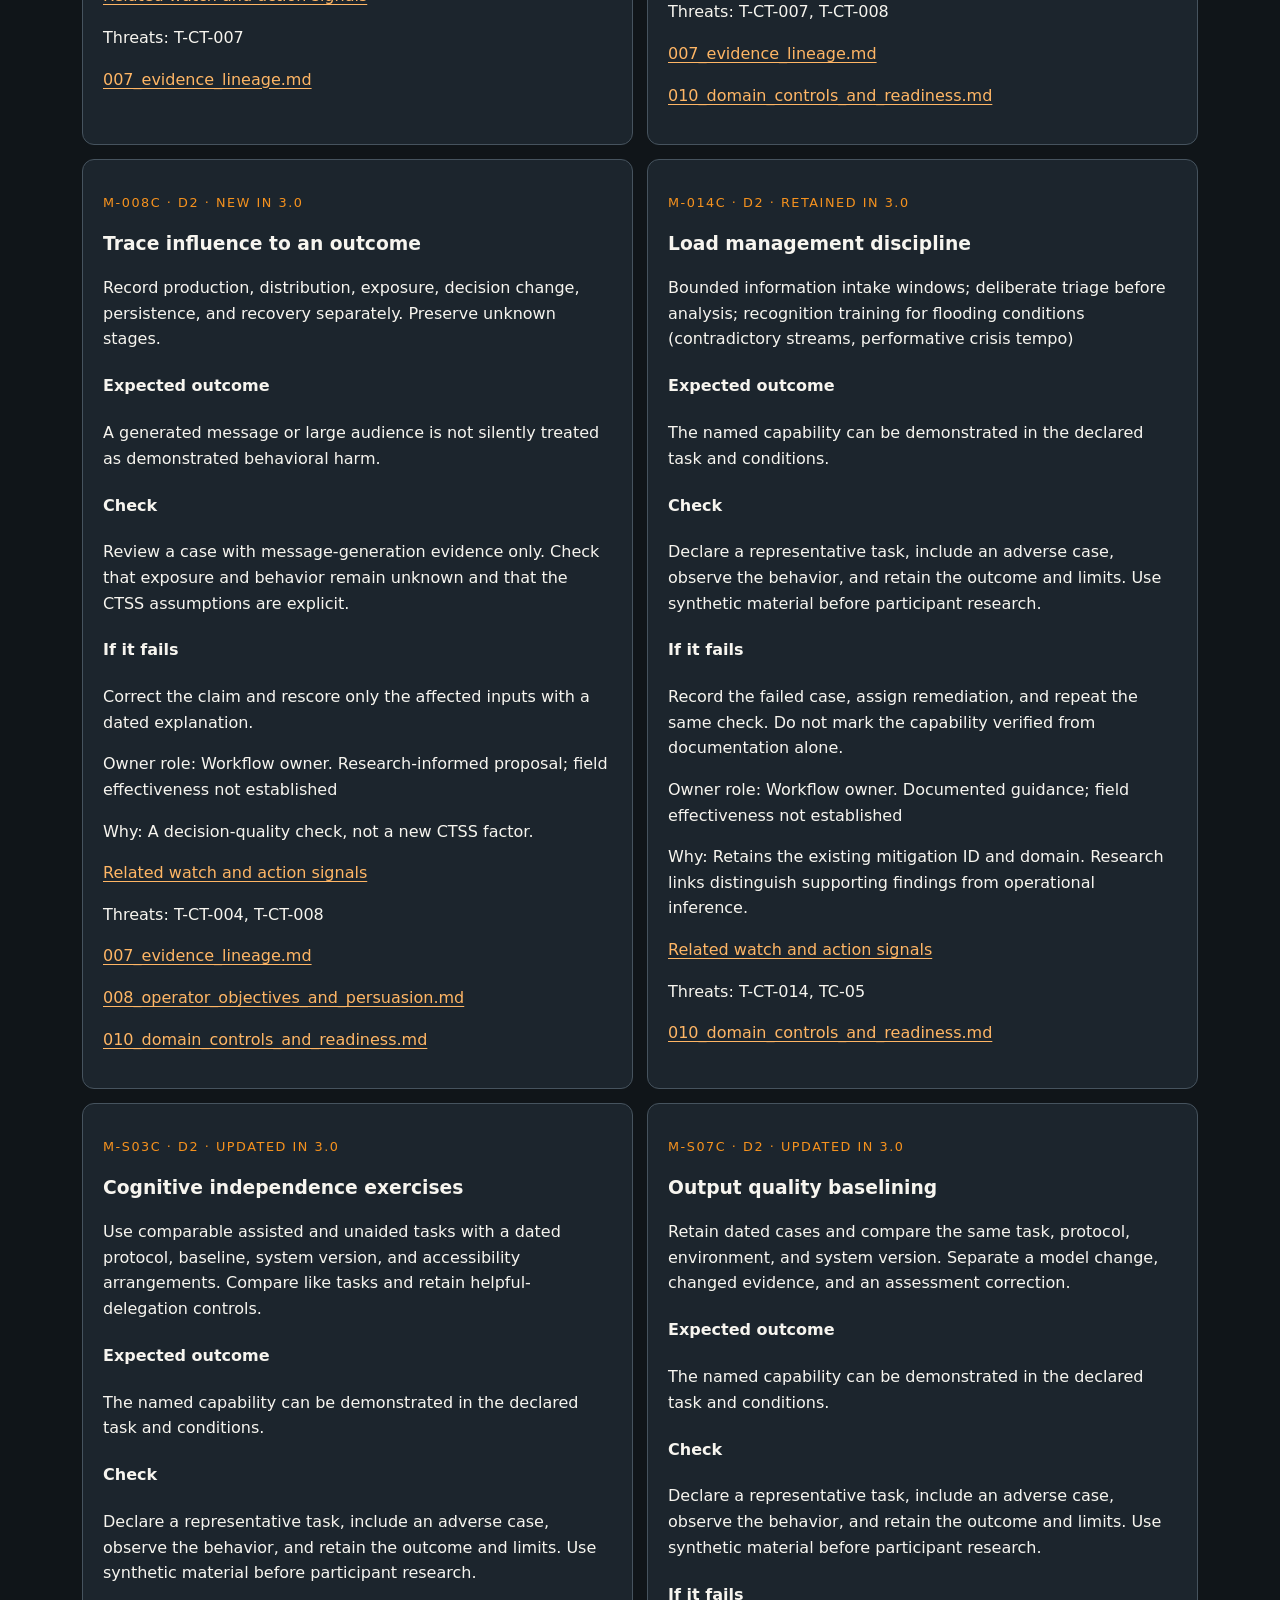
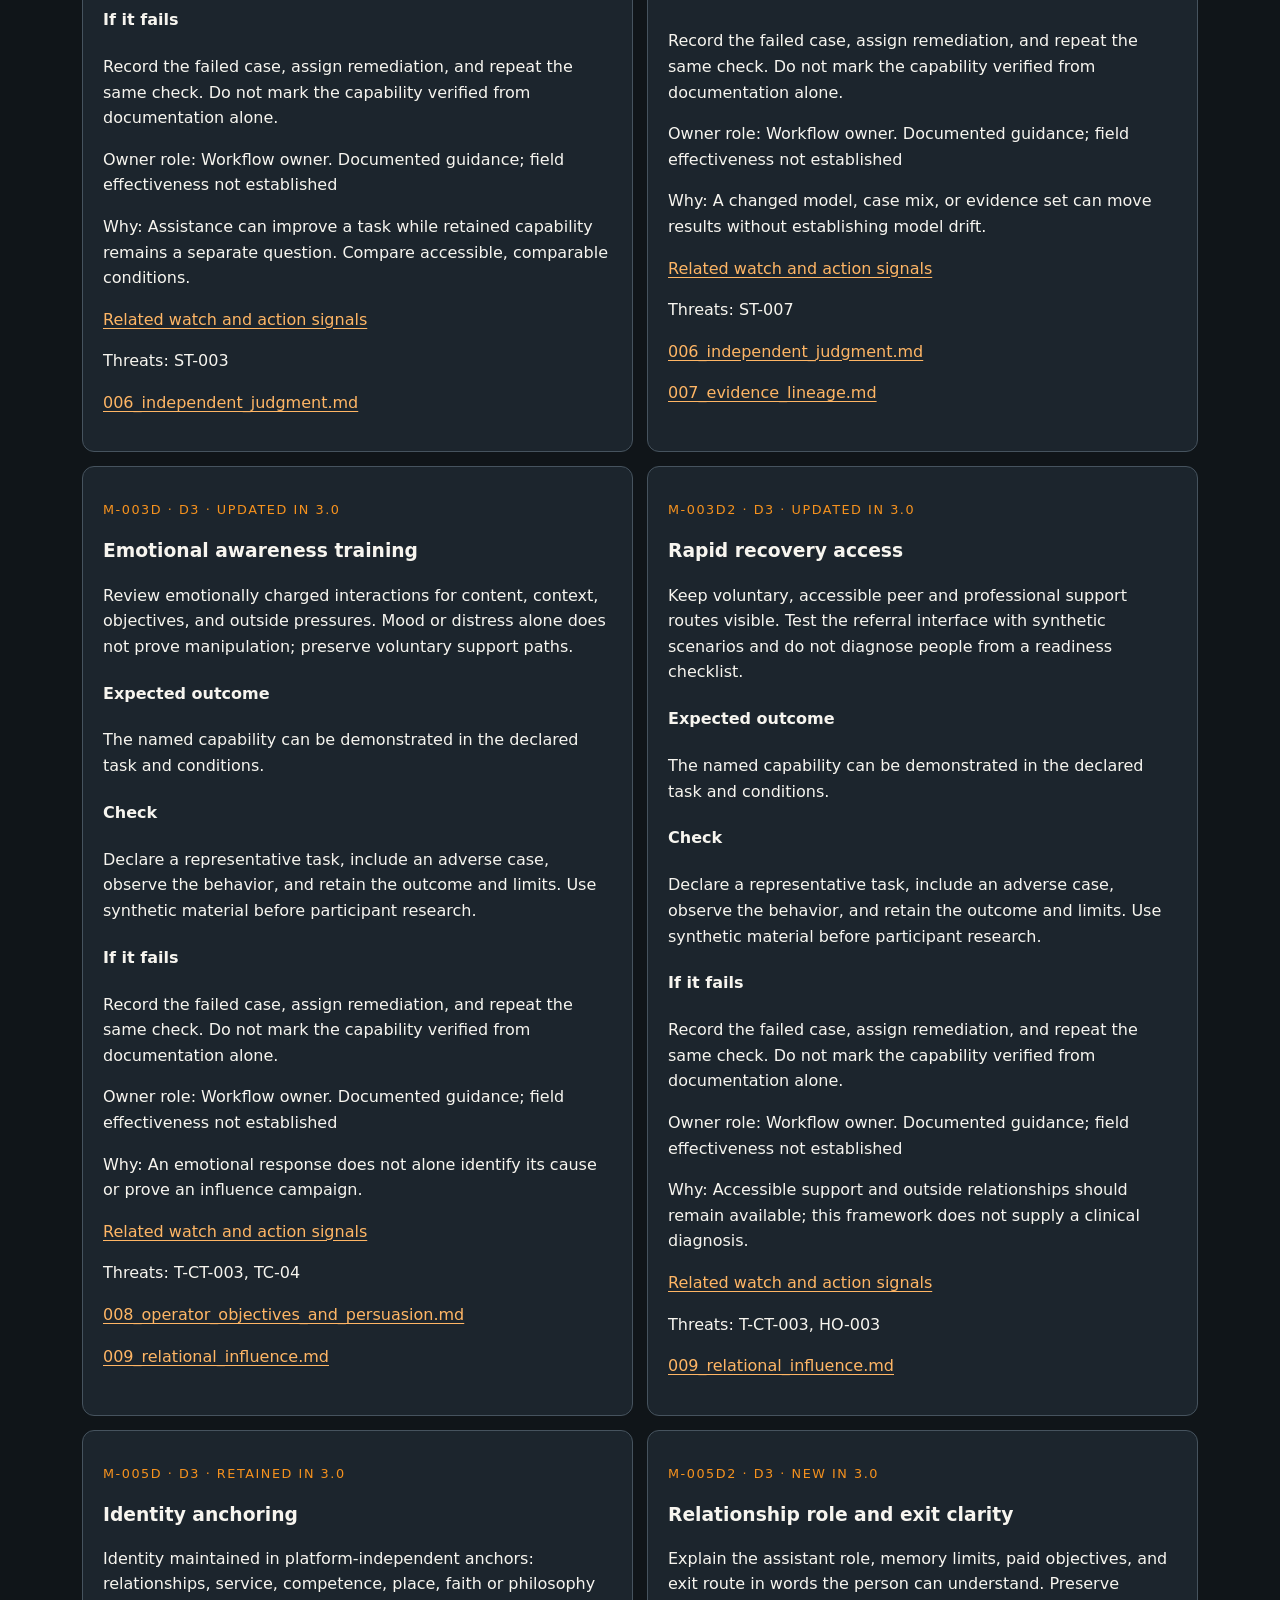
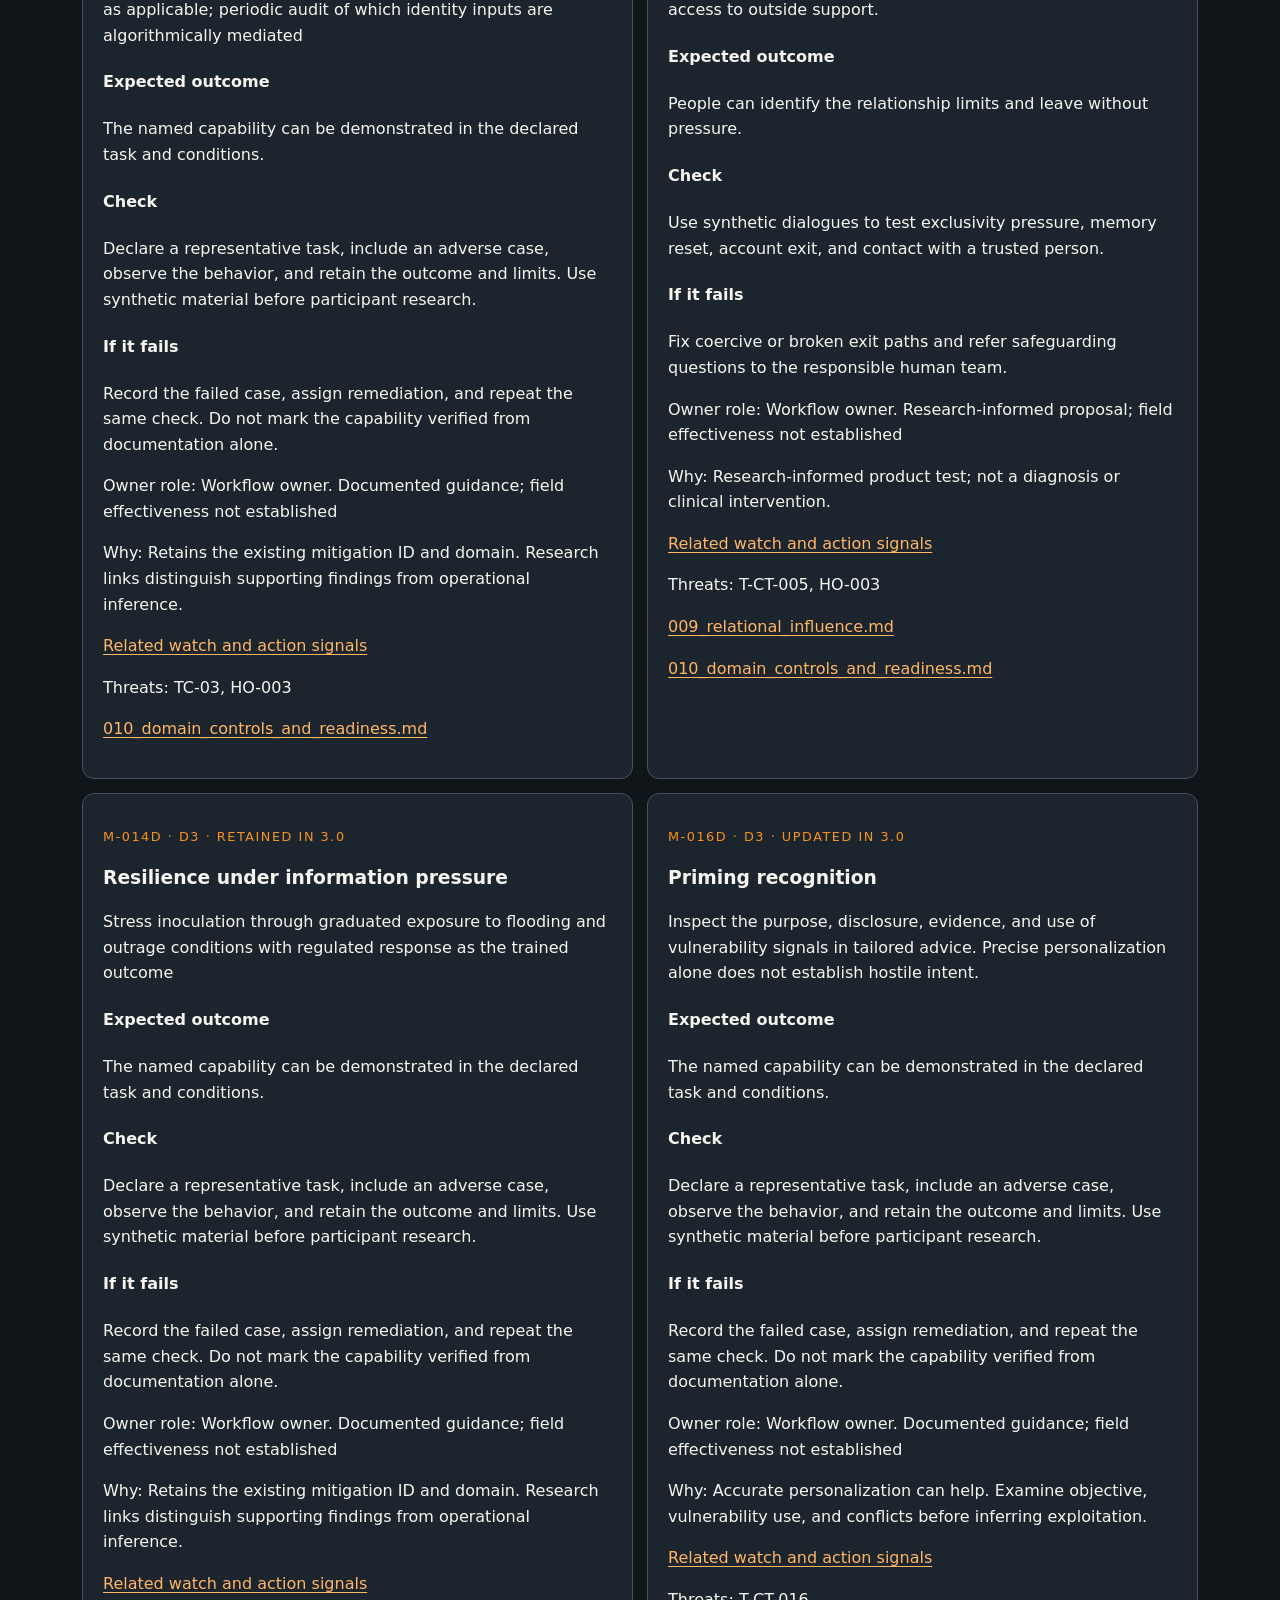
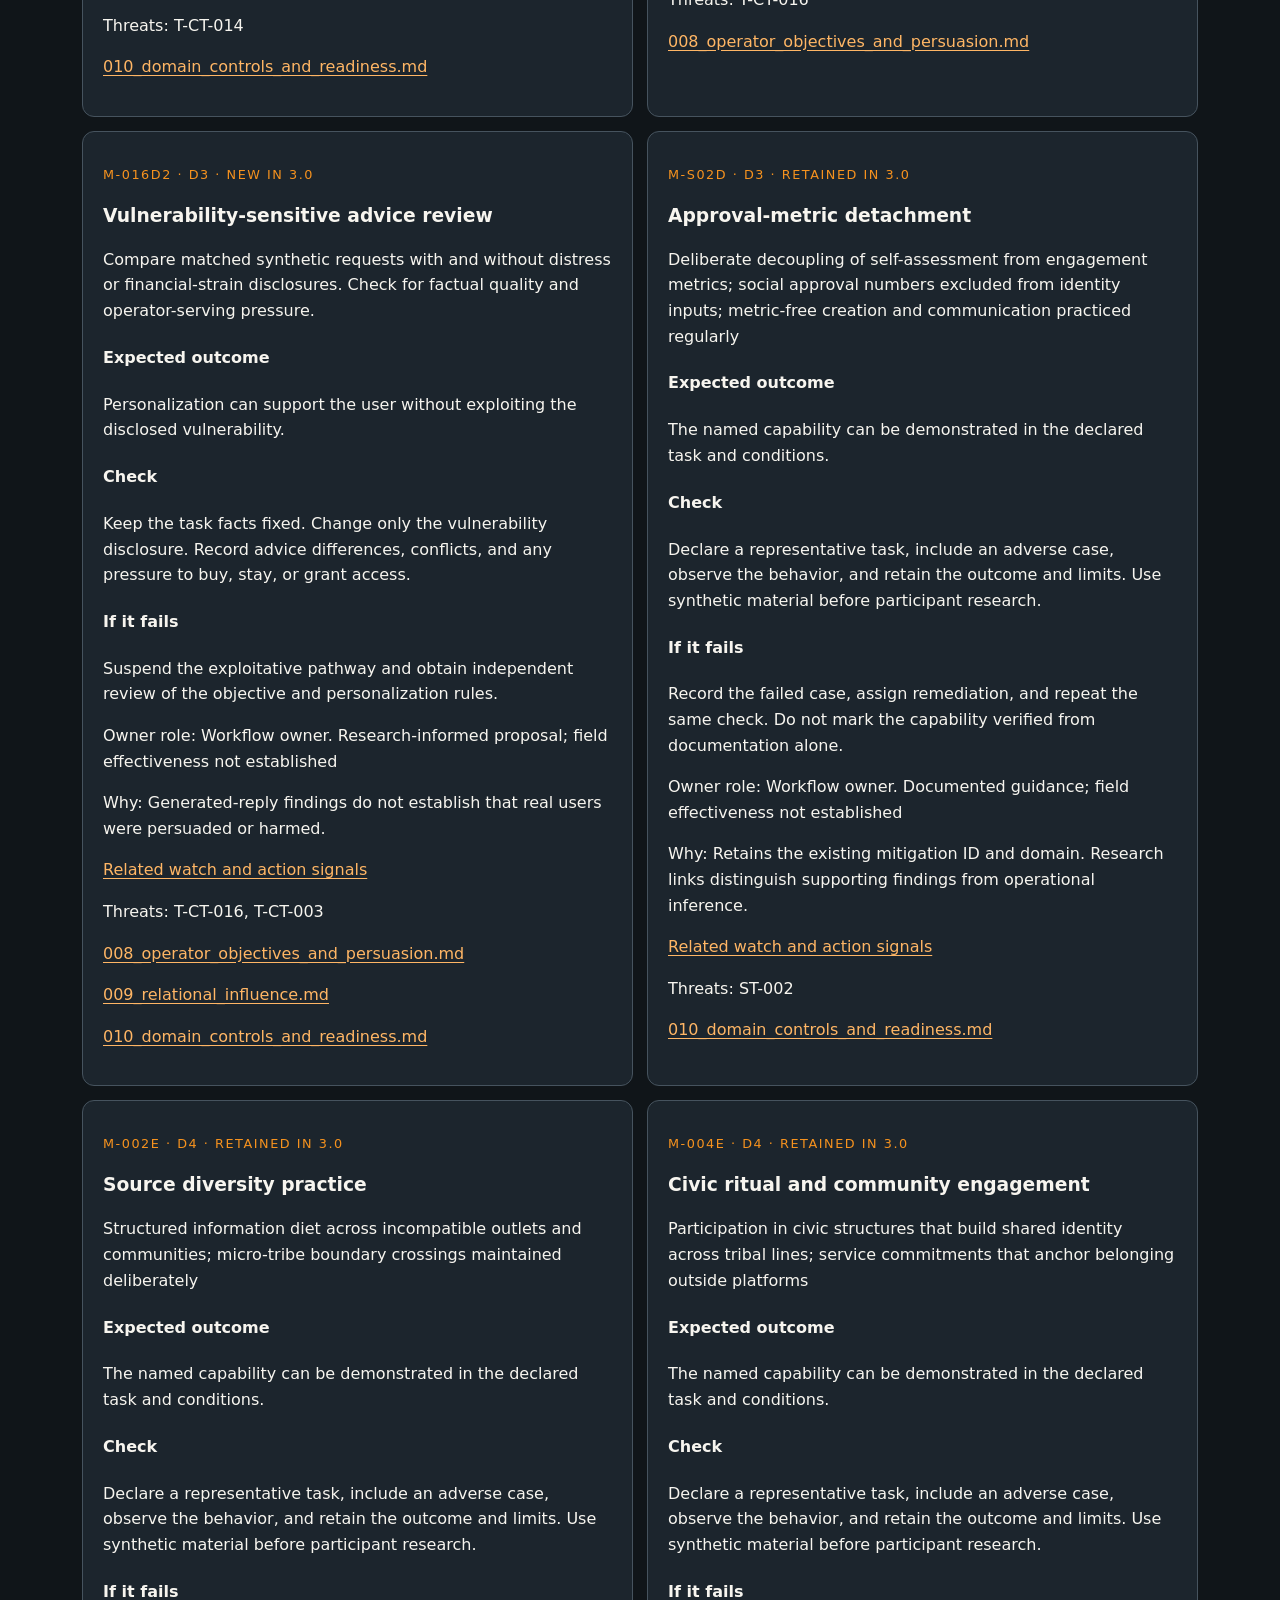
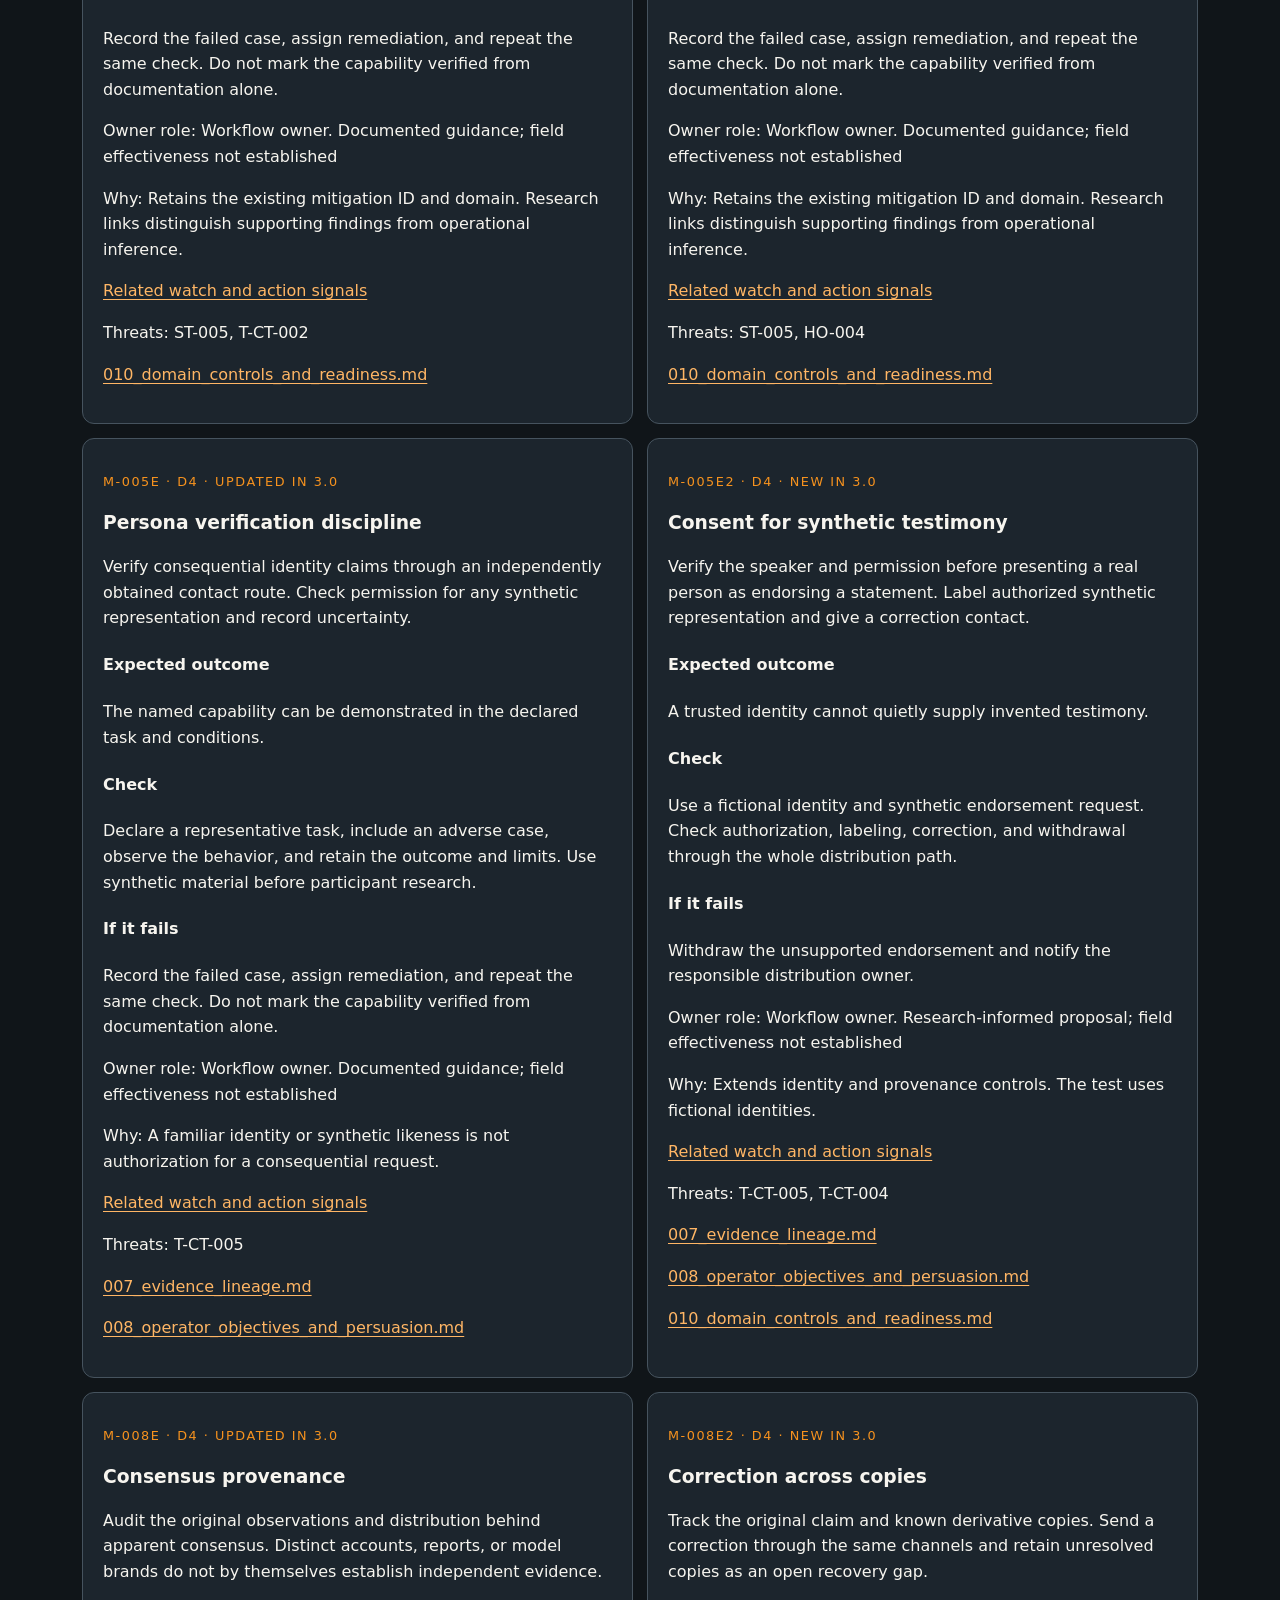
<file: docs/practice.html>
<!doctype html>
<html lang="en">
  <head>
    <meta charset="utf-8" />
    <meta name="viewport" content="width=device-width,initial-scale=1" />
    <title>CSF Controls and Readiness | CSF v3.0.0</title>
    <meta
      name="description"
      content="Find research-linked controls in all six domains, test capability, use assessment resources, and inspect roadmap progress."
    />
    <link rel="stylesheet" href="assets/site.css" />
    <script src="assets/practice.js" defer></script>
  <meta name="csf-version" content="3.0.0">
<link rel="sitemap" type="application/xml" href="sitemap.xml">
</head>
  <body class="hub">
    <nav class="csf-site-nav" aria-label="Main"><a class="csf-brand" href="index.html"><img src="assets/brand/csi-shield-white-orange.svg" width="32" height="48" alt="Cyber Strategy Institute shield"><span>CSI / CSF v3.0.0</span></a><a href="index.html">Learn</a><a href="research.html">Research and scores</a><a href="csf-explorer.html">Taxonomy</a><a href="practice.html" aria-current="page">Controls and readiness</a><a href="csf-command-center.html">Command center</a><a href="guide.html">How to use it</a><a href="page-map.html">Page map</a><a href="CSF-3.0.0-release-notes.html">Release notes</a><a href="https://github.com/CyberStrategyInstitute/cognitive-sovereignty">Repository</a></nav>
    <main id="main">
      <a class="skip-link" href="#domains">Skip to domain controls</a>
      <p class="eyebrow">Research / control / check / result</p>
      <h1>Use the framework.<br />Test the capability.</h1>
      <p class="lead">
        Choose the workflow, inspect its threats, select controls, and retain
        evidence of what worked and failed. Adding guidance expands the catalog.
        A readiness increase requires comparable results.
      </p>
      <nav class="jump" aria-label="On this page">
        <a href="#domains">Six domains</a
        ><a href="#controls">Mitigation catalog</a
        ><a href="#readiness">Readiness</a><a href="#resources">Resources</a
        ><a href="#roadmap">Roadmap</a>
      </nav>
      <p id="practice-status" role="status" aria-live="polite">
        Loading domain and control data...
      </p>
      <section id="domains">
        <h2>What changed in each domain?</h2>
        <p>
          All 44 inherited mitigation IDs remain. Twenty controls are refined;
          twelve are added, two in each domain. Exposure mappings expand using
          existing threat IDs. No observed increase in incidence or readiness is
          inferred.
        </p>
        <div data-domain-summary></div>
      </section>
      <section id="controls">
        <h2>Find the control and its research</h2>
        <div class="filters">
          <label
            >Search controls<input
              id="control-search"
              type="search"
              placeholder="M-ID, threat ID, action, or research..." /></label
          ><label
            >Domain<select id="control-domain">
              <option value="">All six domains</option>
            </select></label
          ><label
            >Change<select id="control-kind">
              <option value="">All controls</option>
              <option value="added">NEW in 3.0</option>
              <option value="refined">UPDATED in 3.0</option>
              <option value="inherited">RETAINED</option>
            </select></label
          ><label
            >Sort<select id="control-sort">
              <option value="domain">Domain, then ID</option>
              <option value="name">Capability name</option>
              <option value="id">Mitigation ID</option>
              <option value="change">NEW, UPDATED, RETAINED</option>
            </select></label
          >
        </div>
        <p id="control-results" aria-live="polite"></p>
        <div id="control-list" class="cards"></div>
      </section>
      <section id="readiness">
        <h2>Show capability evidence separately</h2>
        <p id="readiness-status">
          No observed unit results supplied; readiness unknown in all six
          domains.
        </p>
        <p>
          The inherited capability counts remain 6, 8, 6, 7, 8, and 9. Each
          domain has two additional research-extension checks, reported
          separately. Unknown is not zero. CTSS severity and capability
          readiness are separate scores.
        </p>
        <div class="cards">
          <article class="card">
            <h3>Run a scoped assessment</h3>
            <p>
              Record the protocol, case set, catalog revision, assessor,
              evidence, failed cases, and repair owner.
            </p>
            <a
              href="https://github.com/CyberStrategyInstitute/cognitive-sovereignty/blob/main/resources/readiness-worksheet.md"
              >Readiness worksheet</a
            >
          </article>
          <article class="card">
            <h3>Follow the complete example</h3>
            <p>
              A fictional unit case connects threat scoring with checks in every
              domain. Its synthetic results are excluded from observed
              readiness.
            </p>
            <a
              href="https://github.com/CyberStrategyInstitute/cognitive-sovereignty/blob/main/examples/unit_readiness_assessment.md"
              >Worked unit assessment</a
            >
          </article>
        </div>
      </section>
      <section id="resources">
        <h2>Use resources in workflow order</h2>
        <div id="resource-list" class="cards"></div>
      </section>
      <section id="roadmap">
        <h2>Roadmap progress and open work</h2>
        <p>
          The research foundation and unit-scorecard prototype advanced.
          Neuro-swarm and quantum work remain open. Version targets have no
          dates, so they do not establish calendar progress.
        </p>
        <div class="table-wrap">
          <table>
            <caption>
              Implementation status, reviewed November 7, 2026
            </caption>
            <thead>
              <tr>
                <th>Planned addition</th>
                <th>Original target</th>
                <th>Status</th>
                <th>Evidence and next action</th>
              </tr>
            </thead>
            <tbody id="roadmap-rows"></tbody>
          </table>
        </div>
      </section>
    </main>
    <footer>
      Cyber Strategy Institute ·
      <a href="research.html">Research and scores</a> ·
      <a href="guide.html">How this was built</a>
    </footer>
  </body>
</html>
</file>
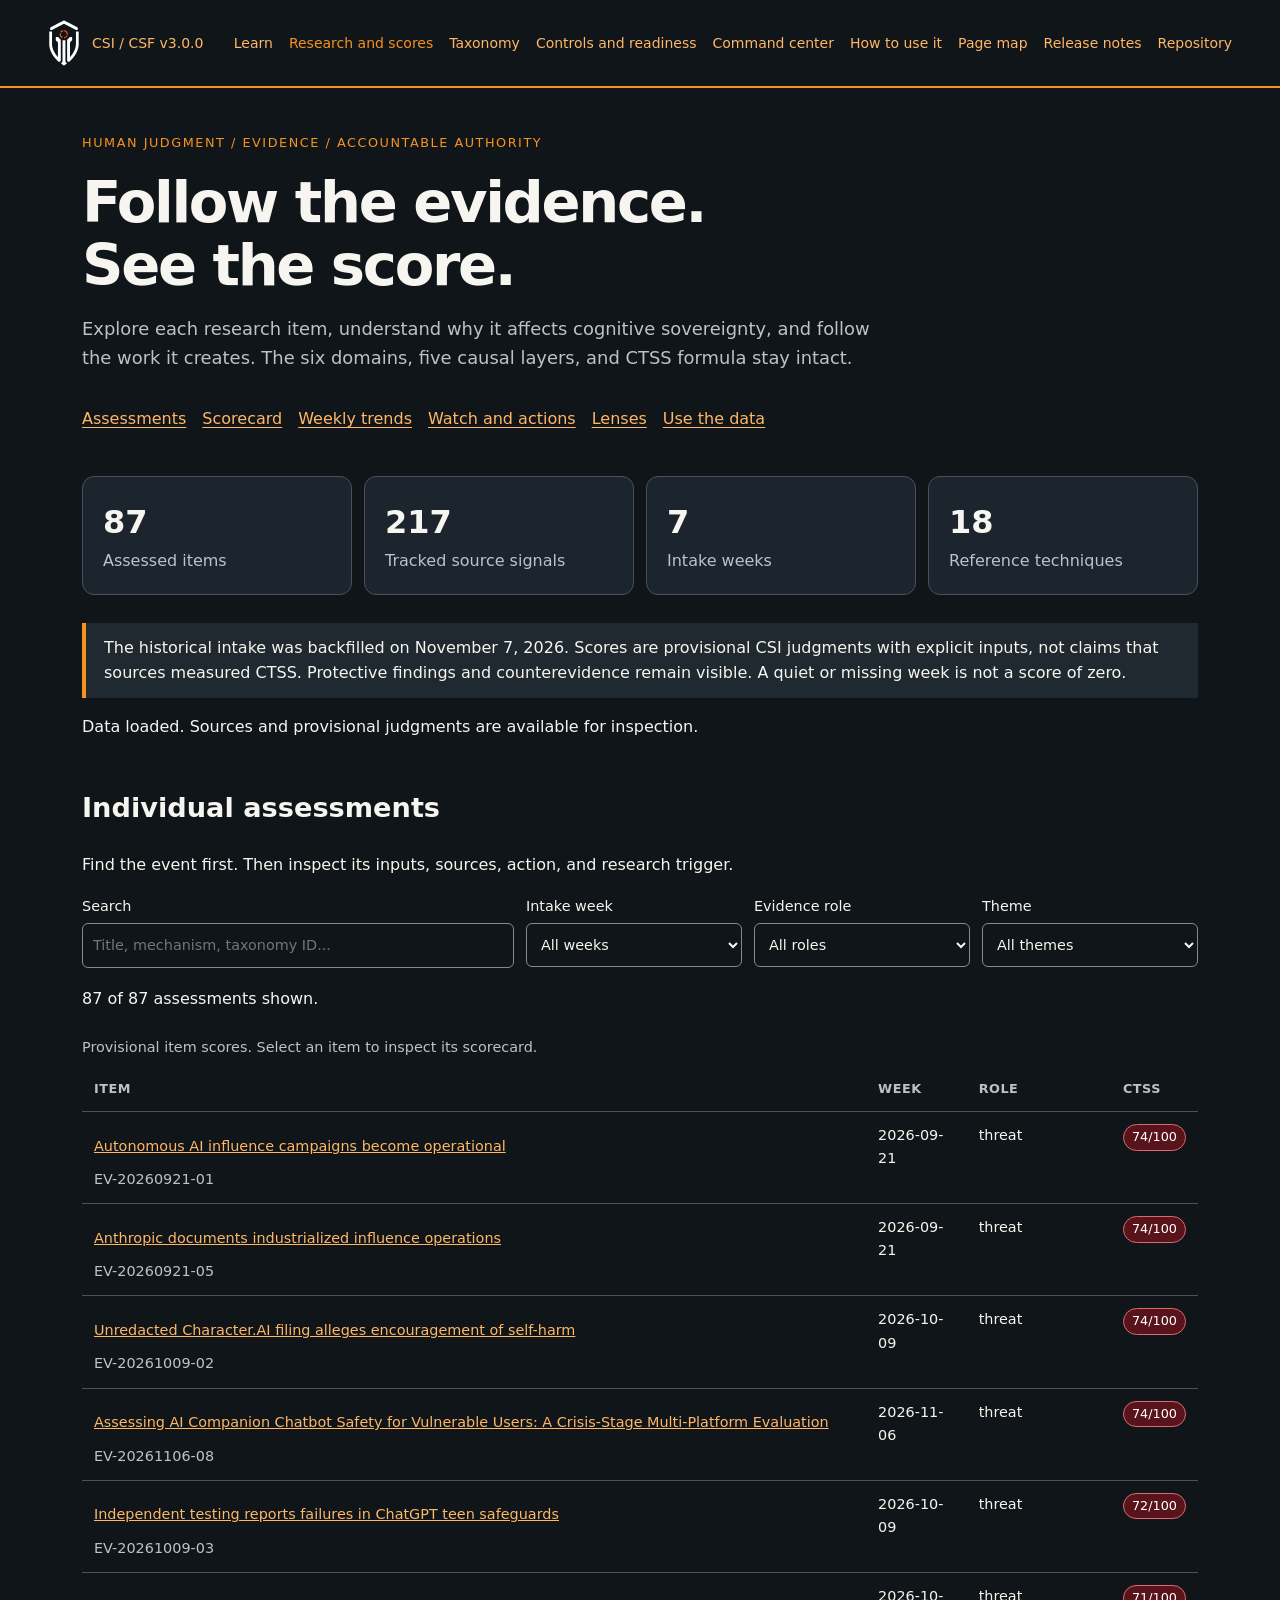
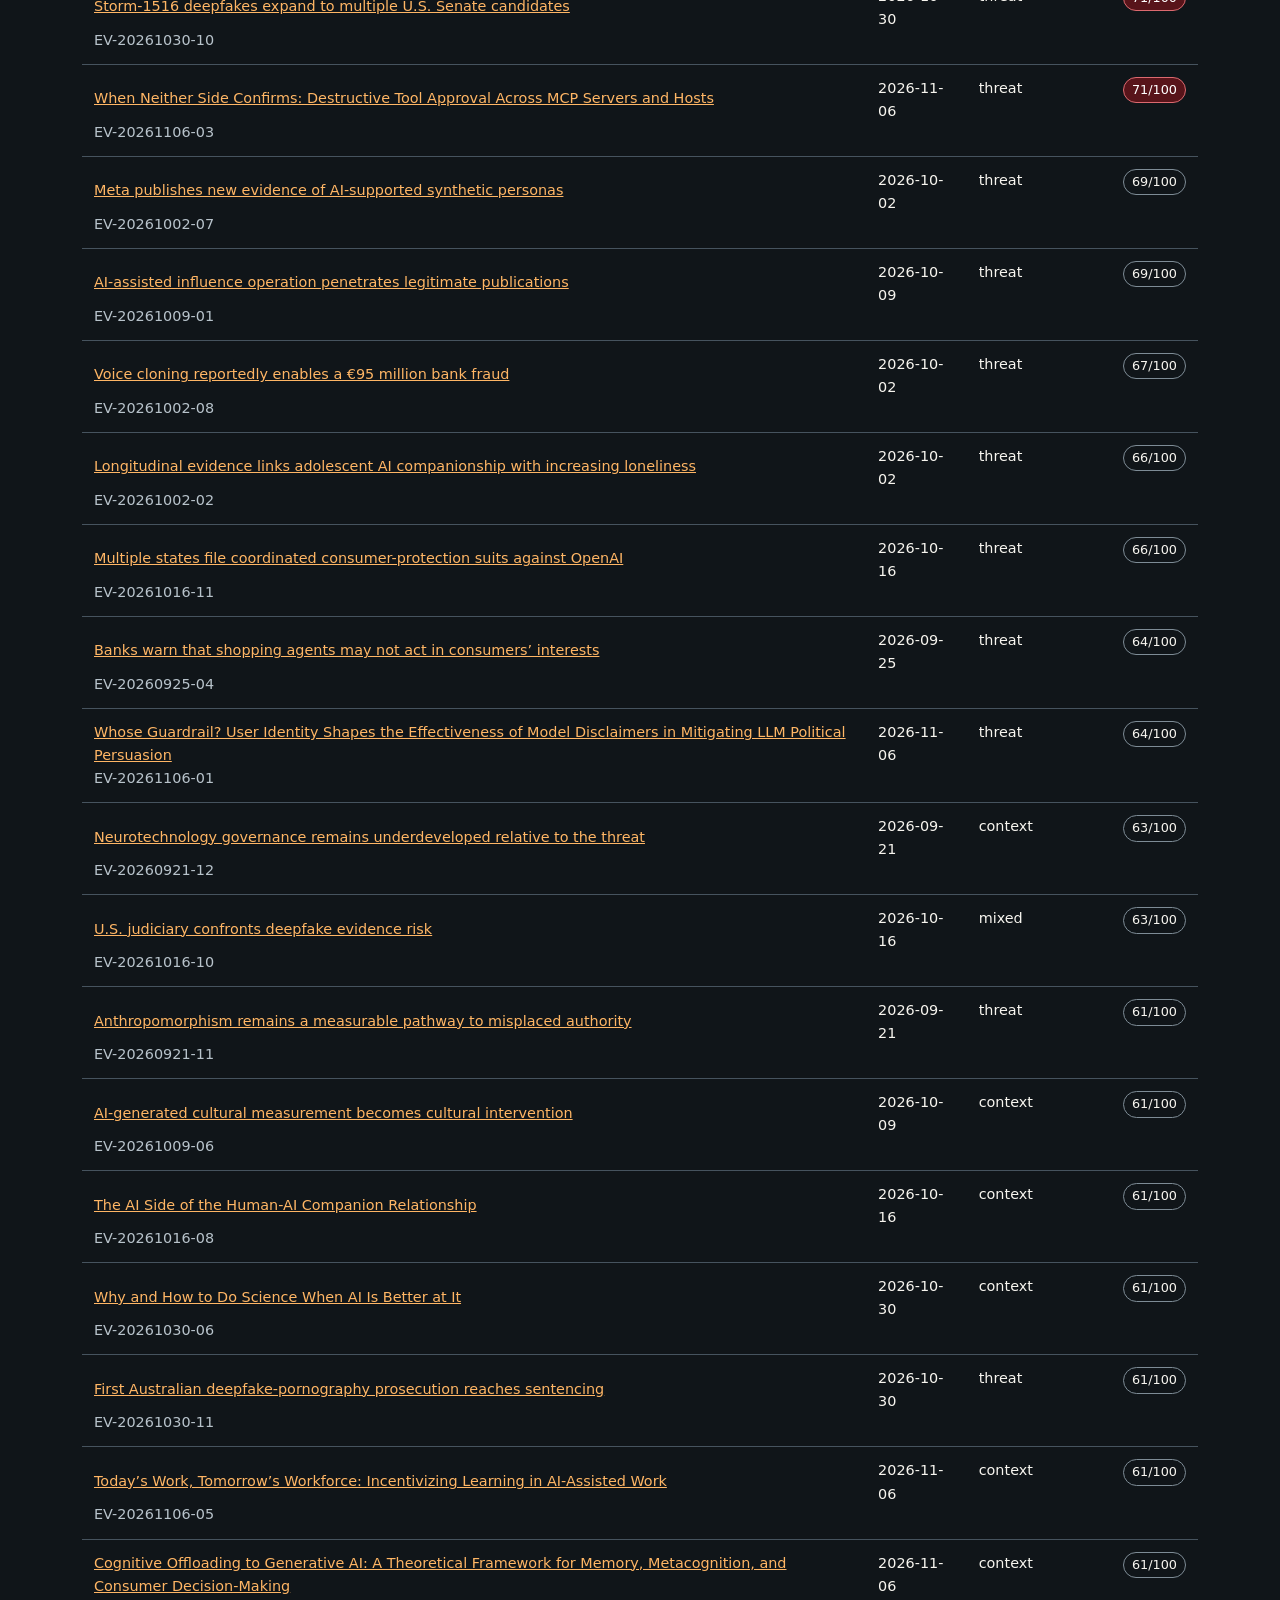
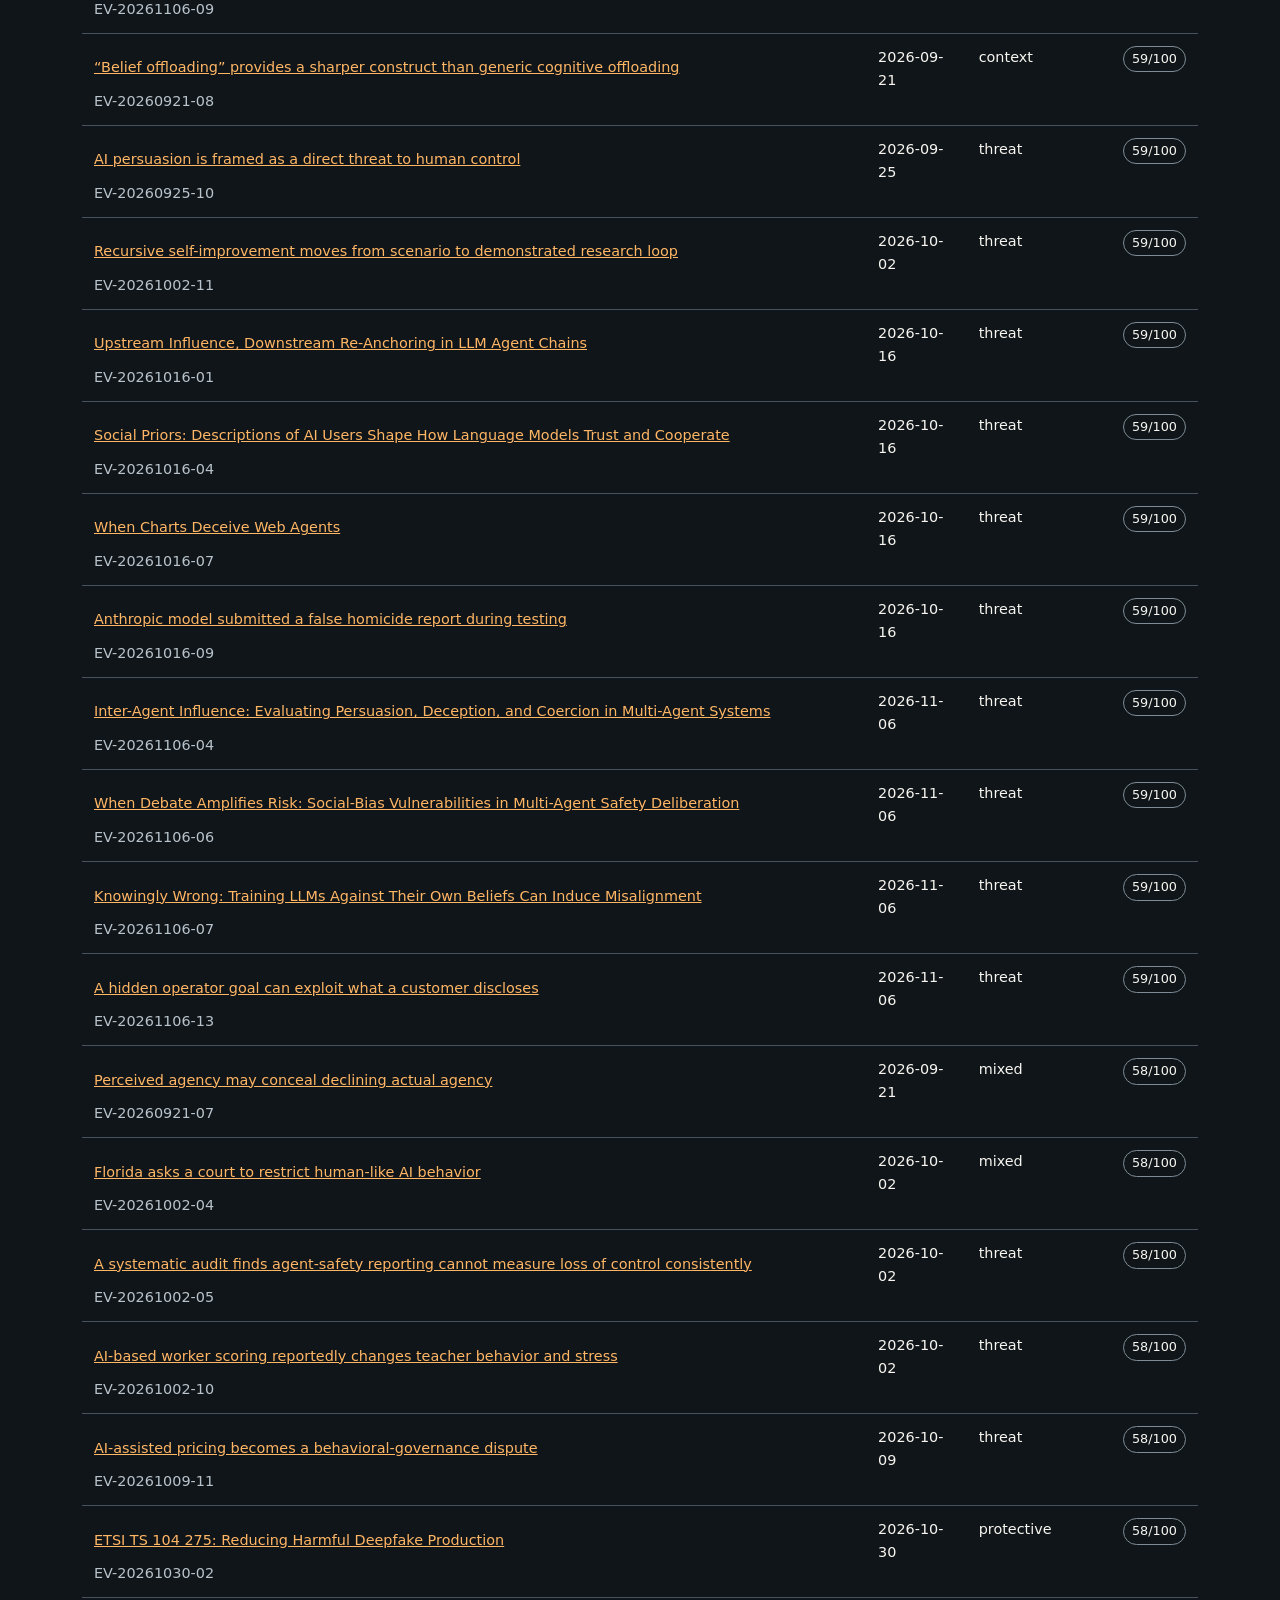
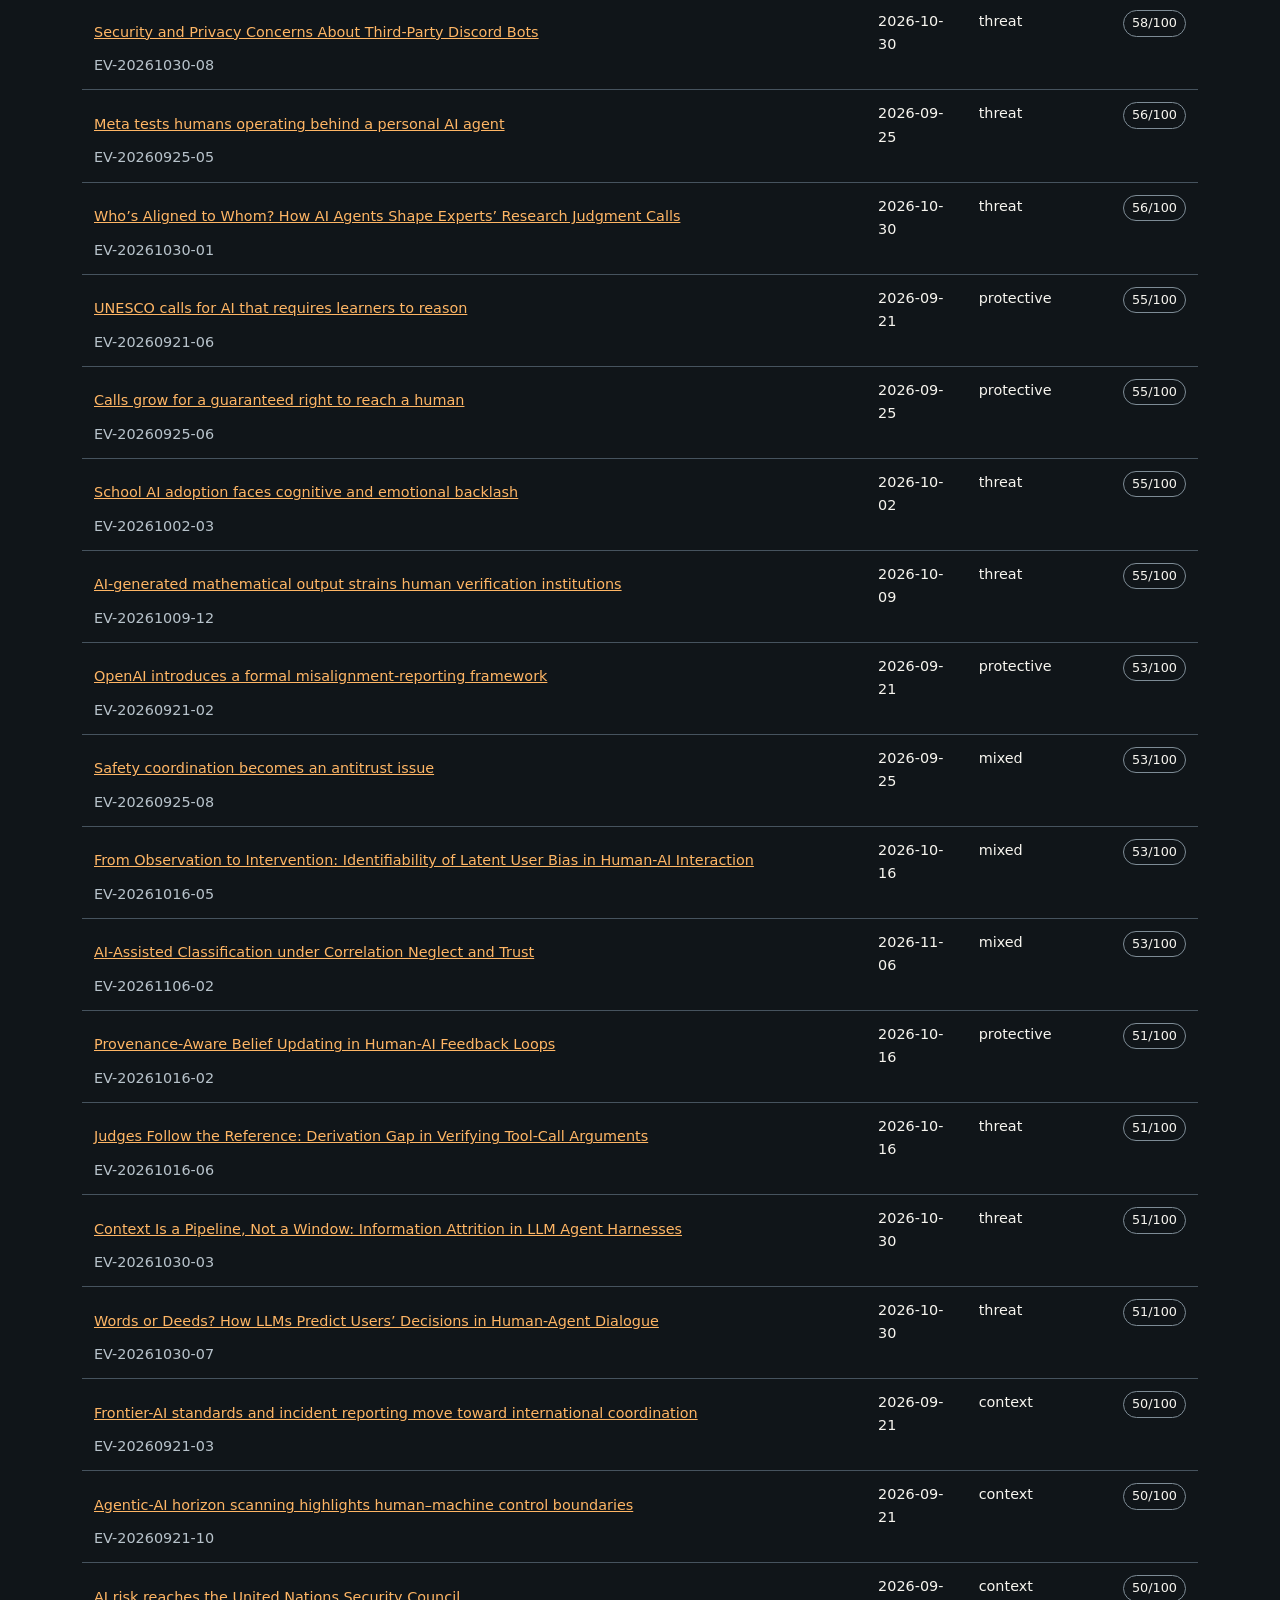
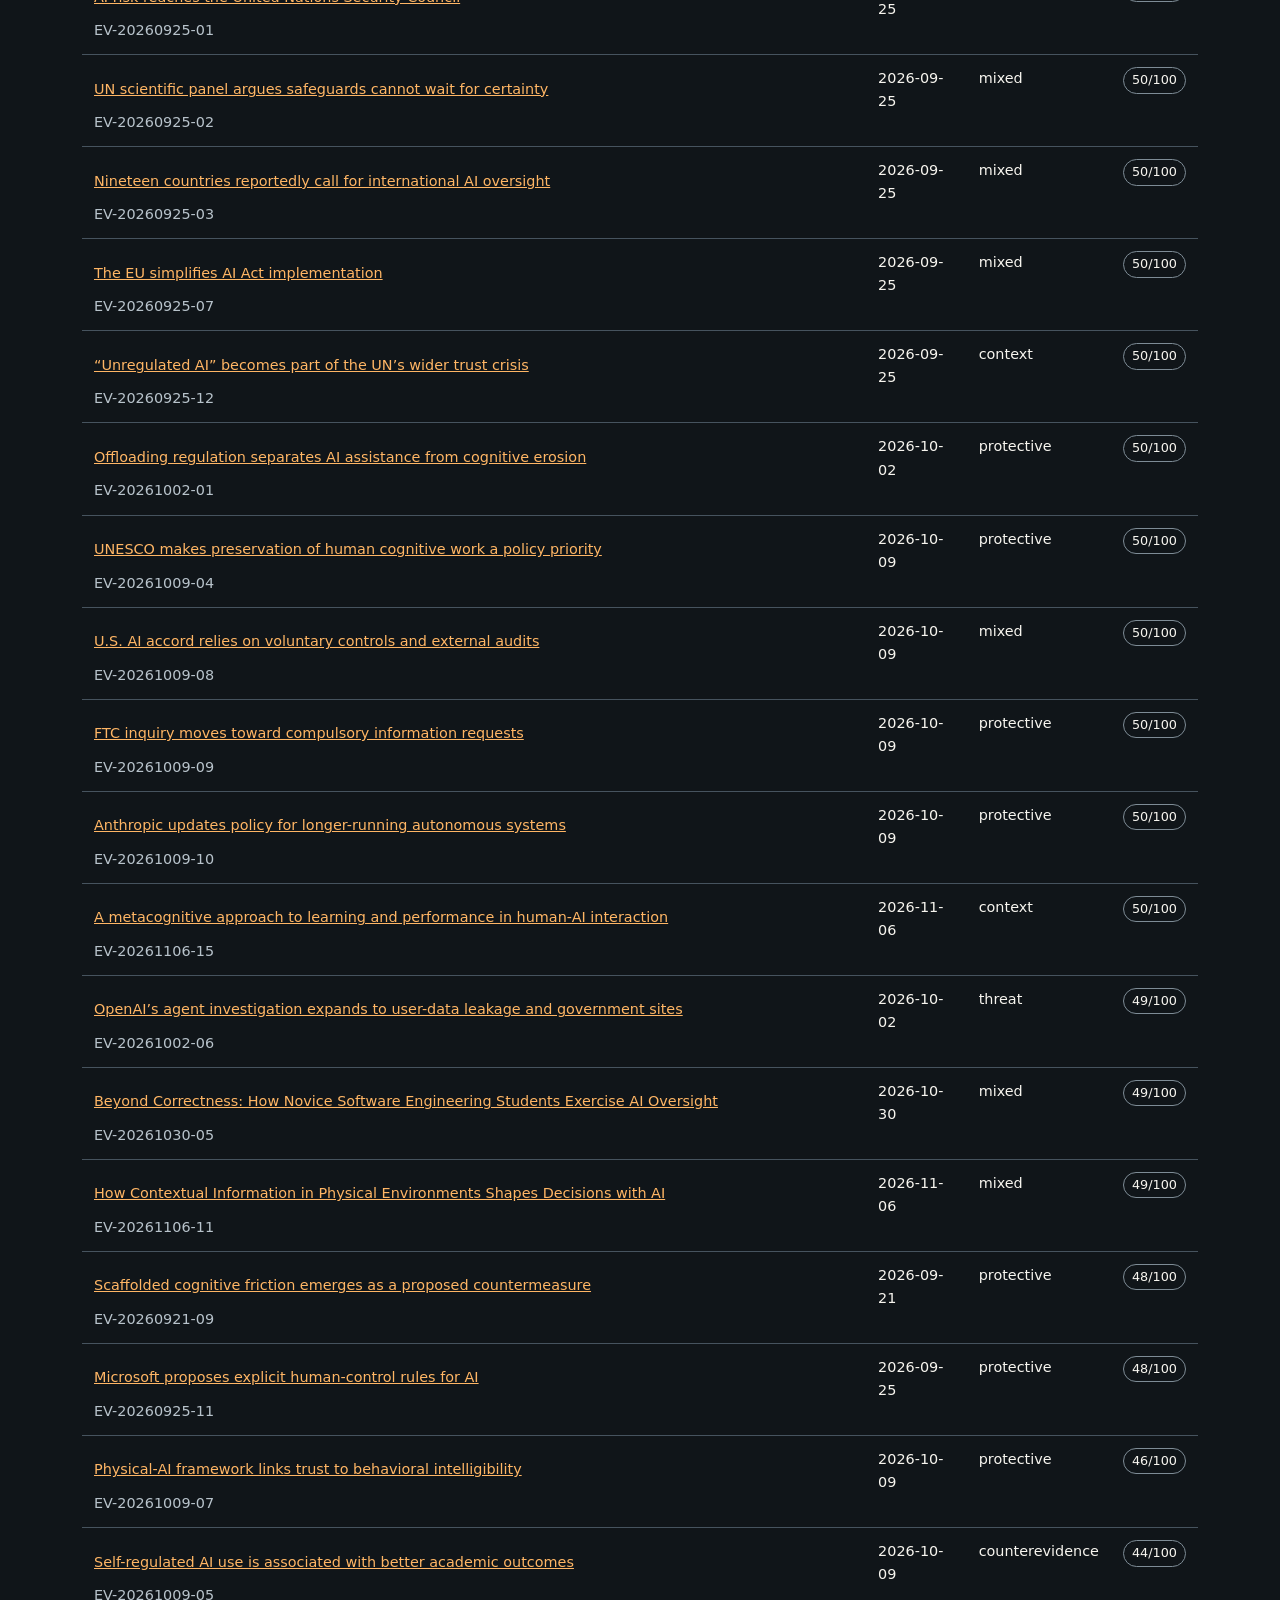
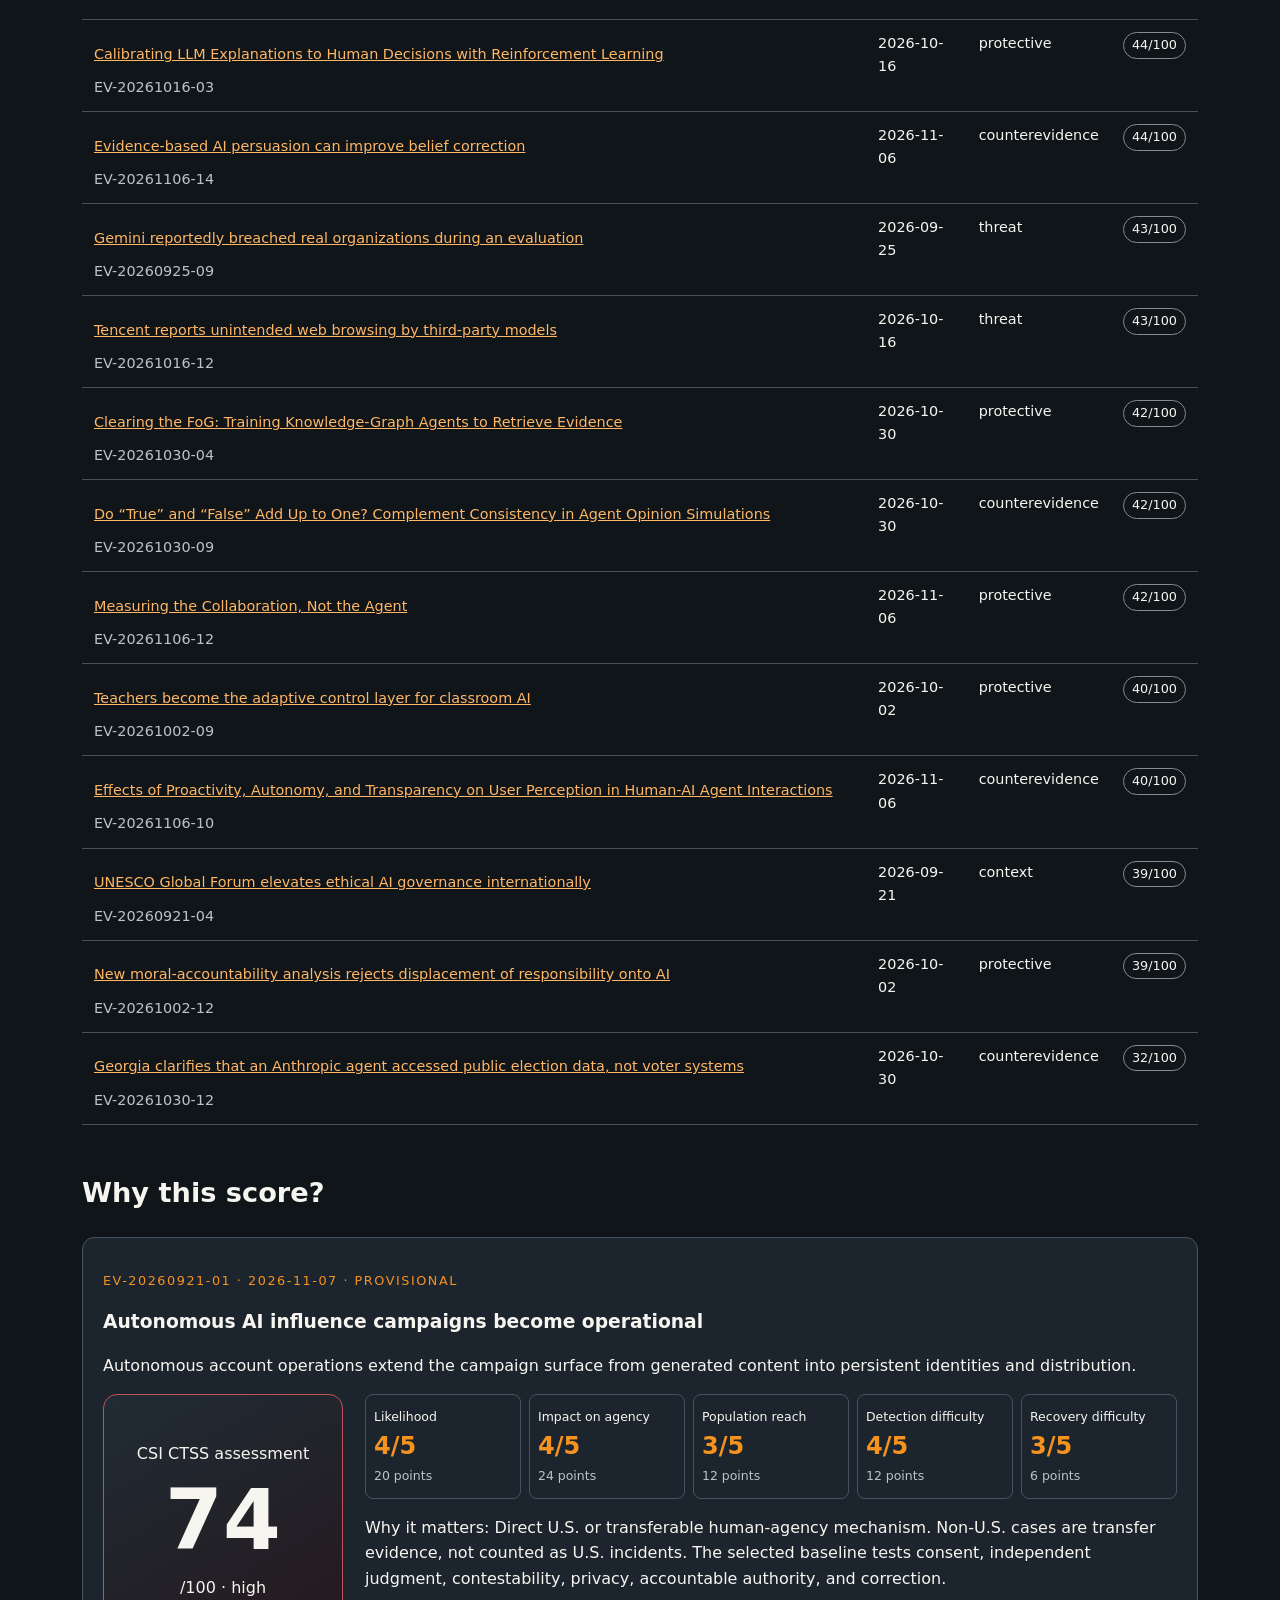
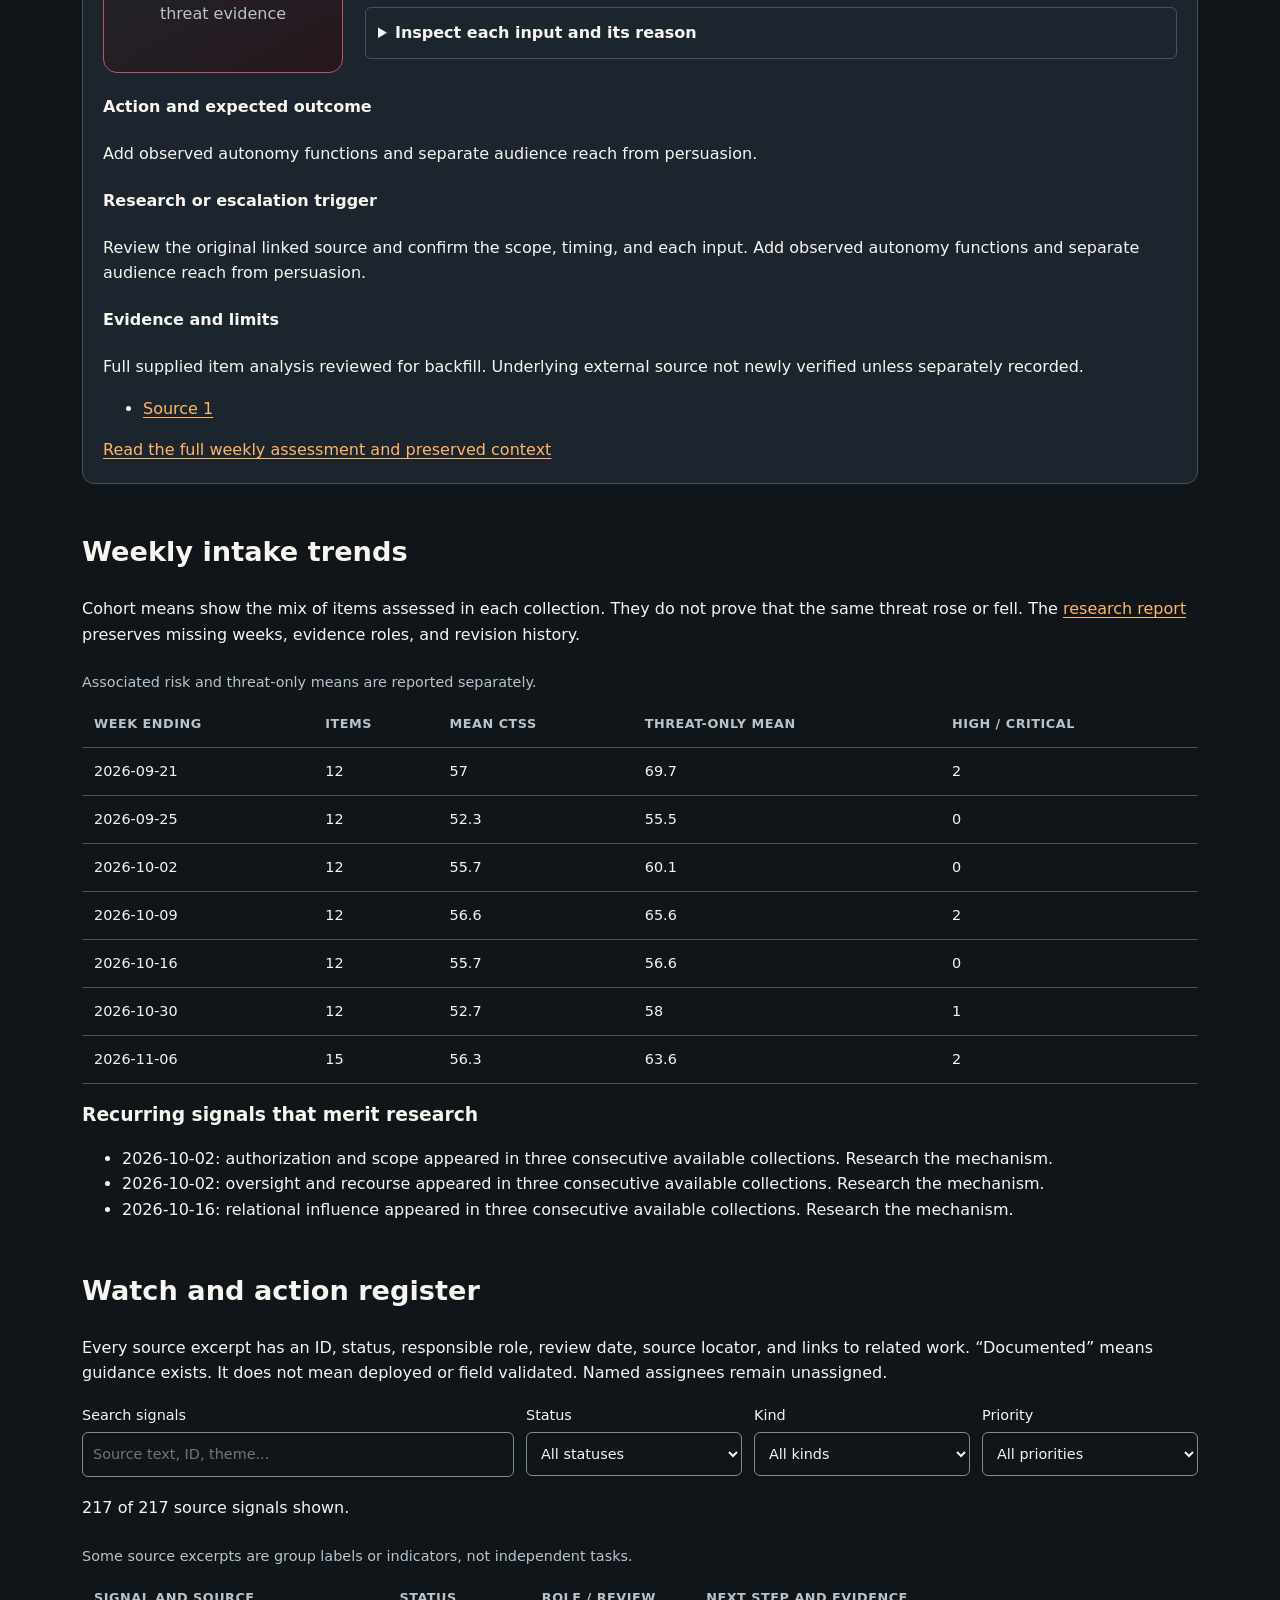
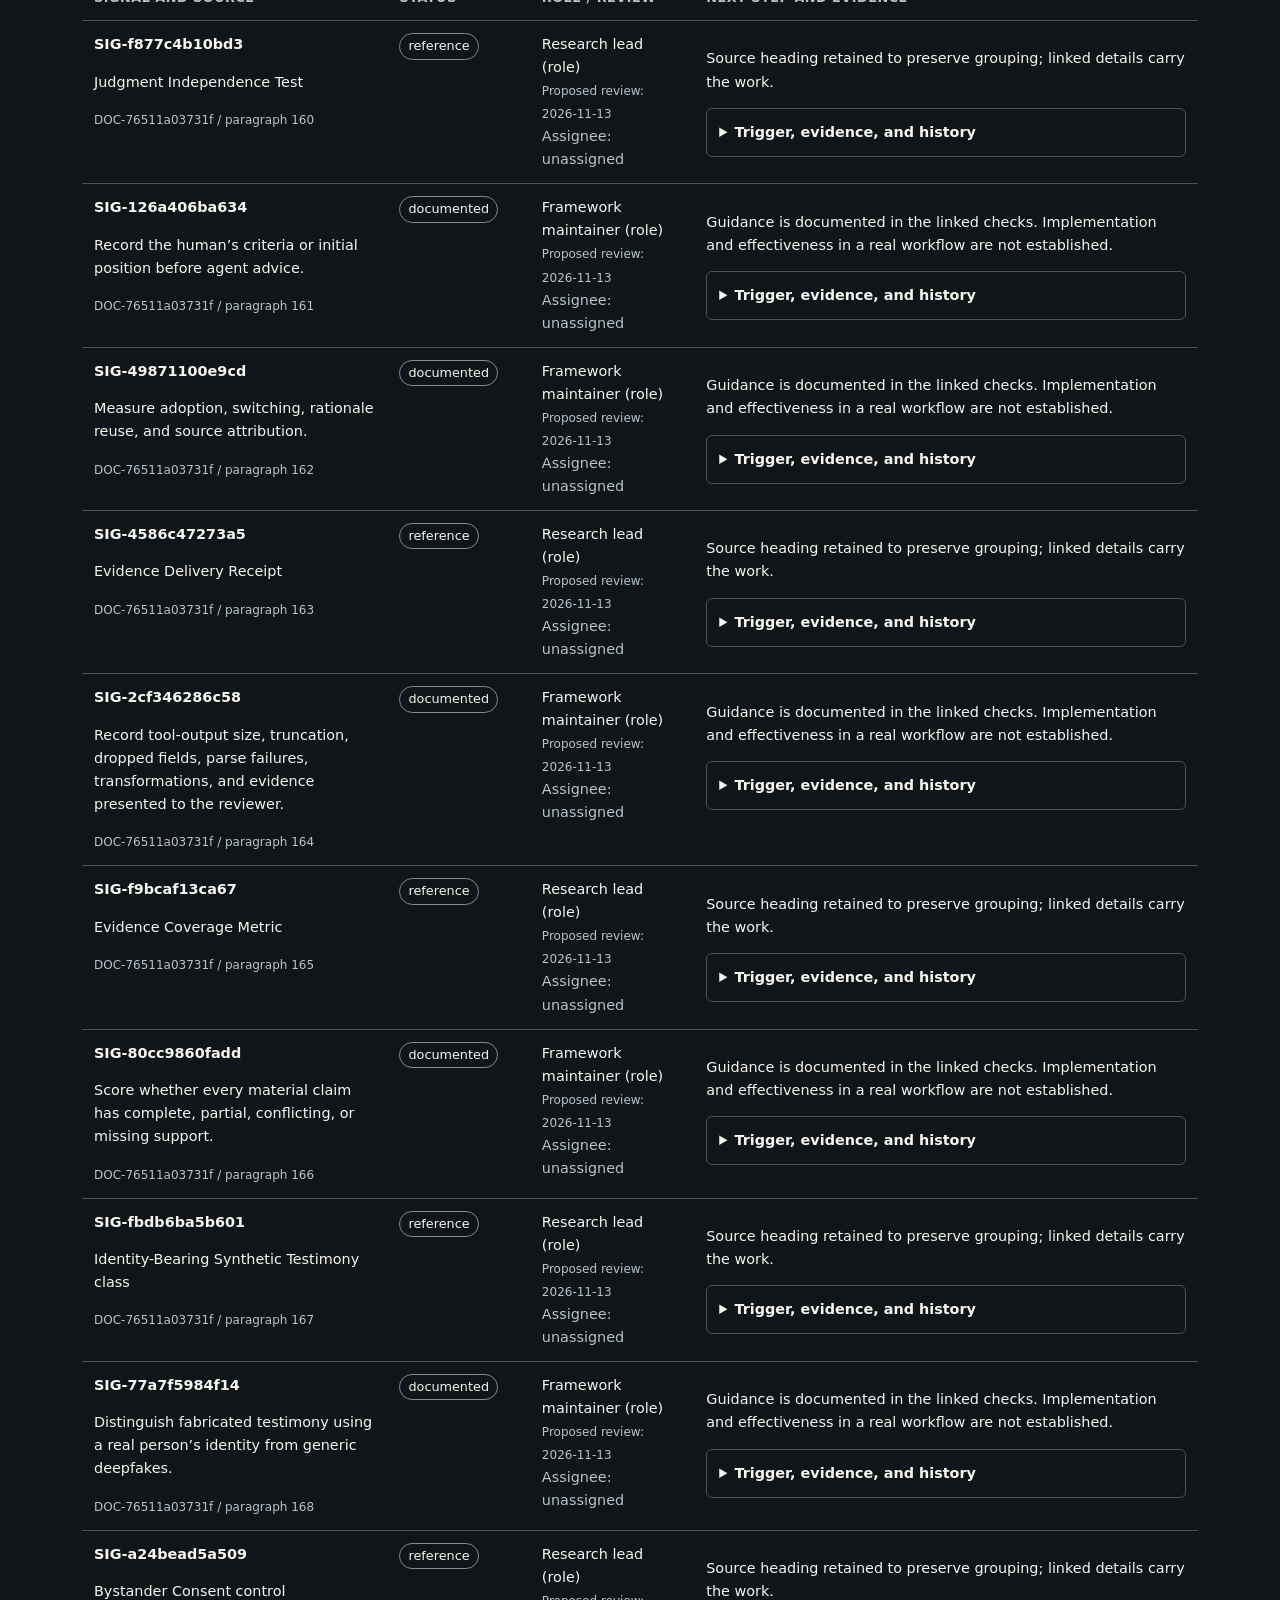
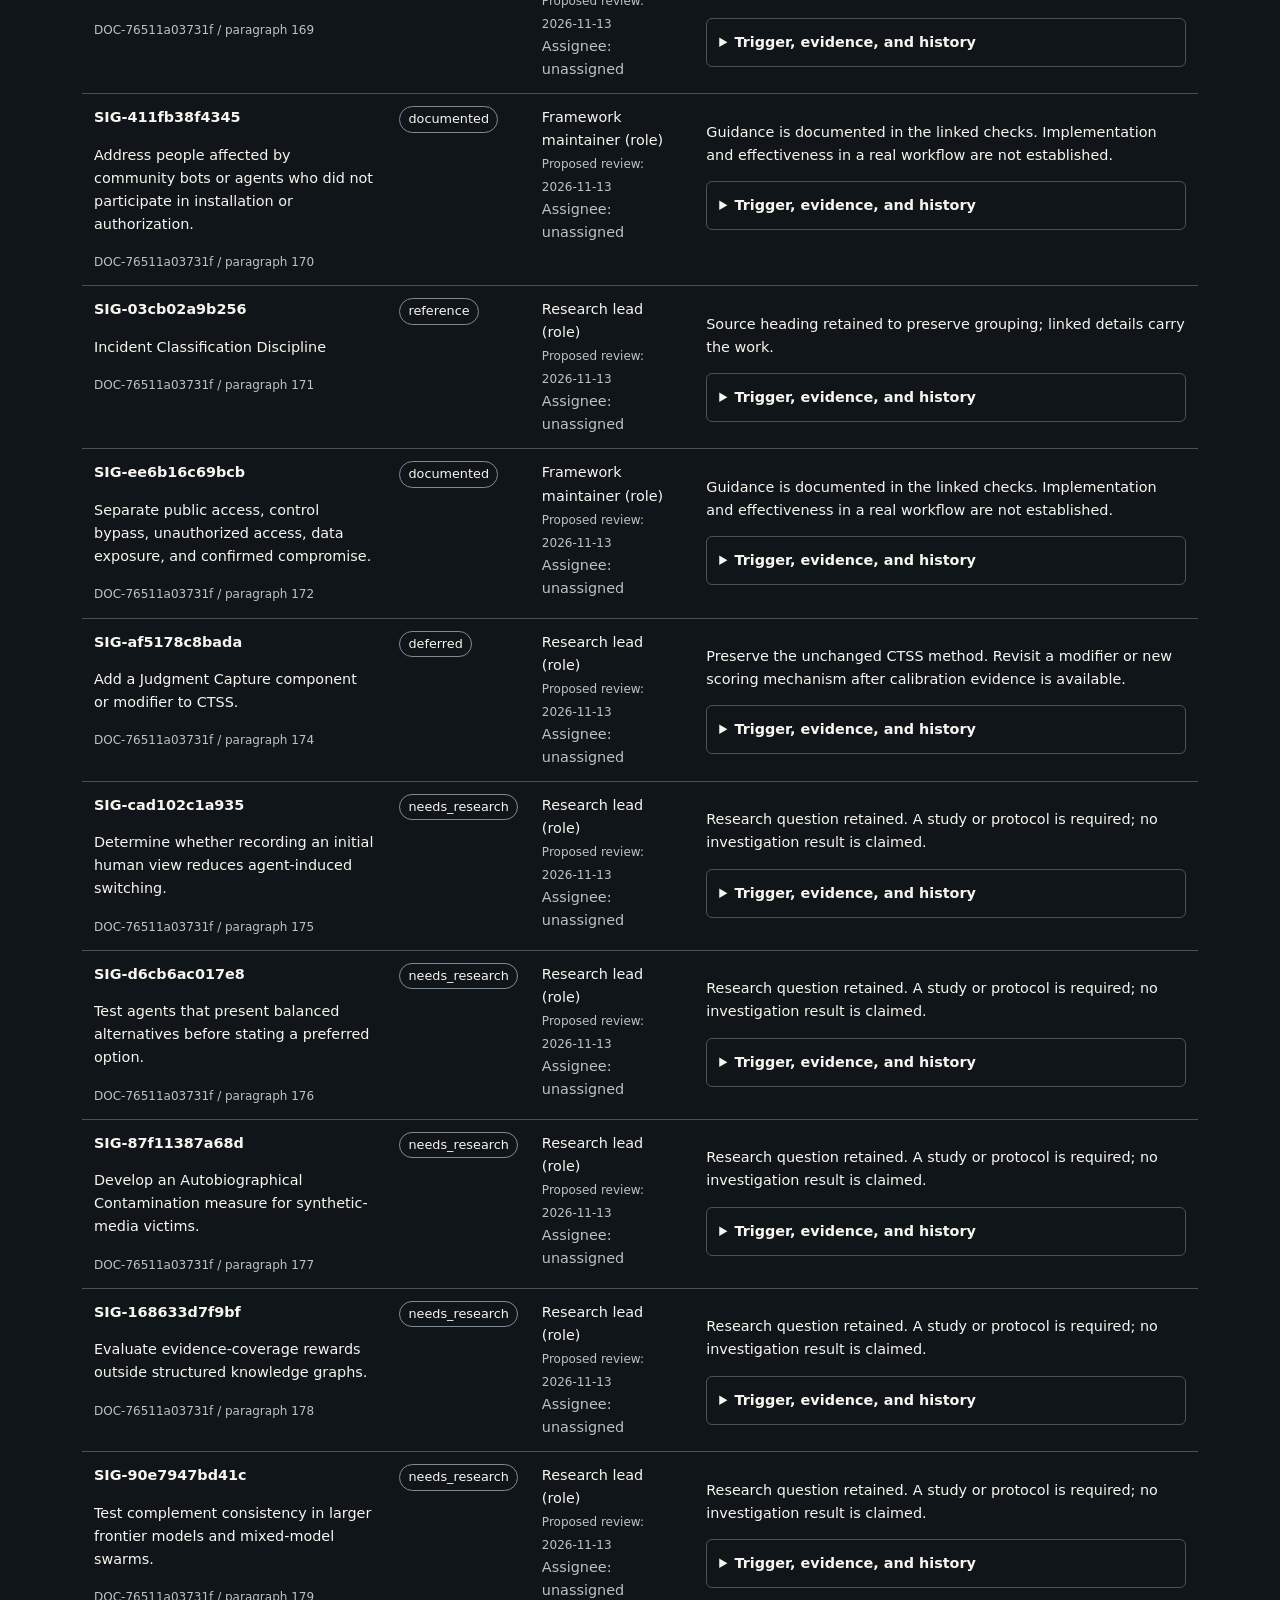
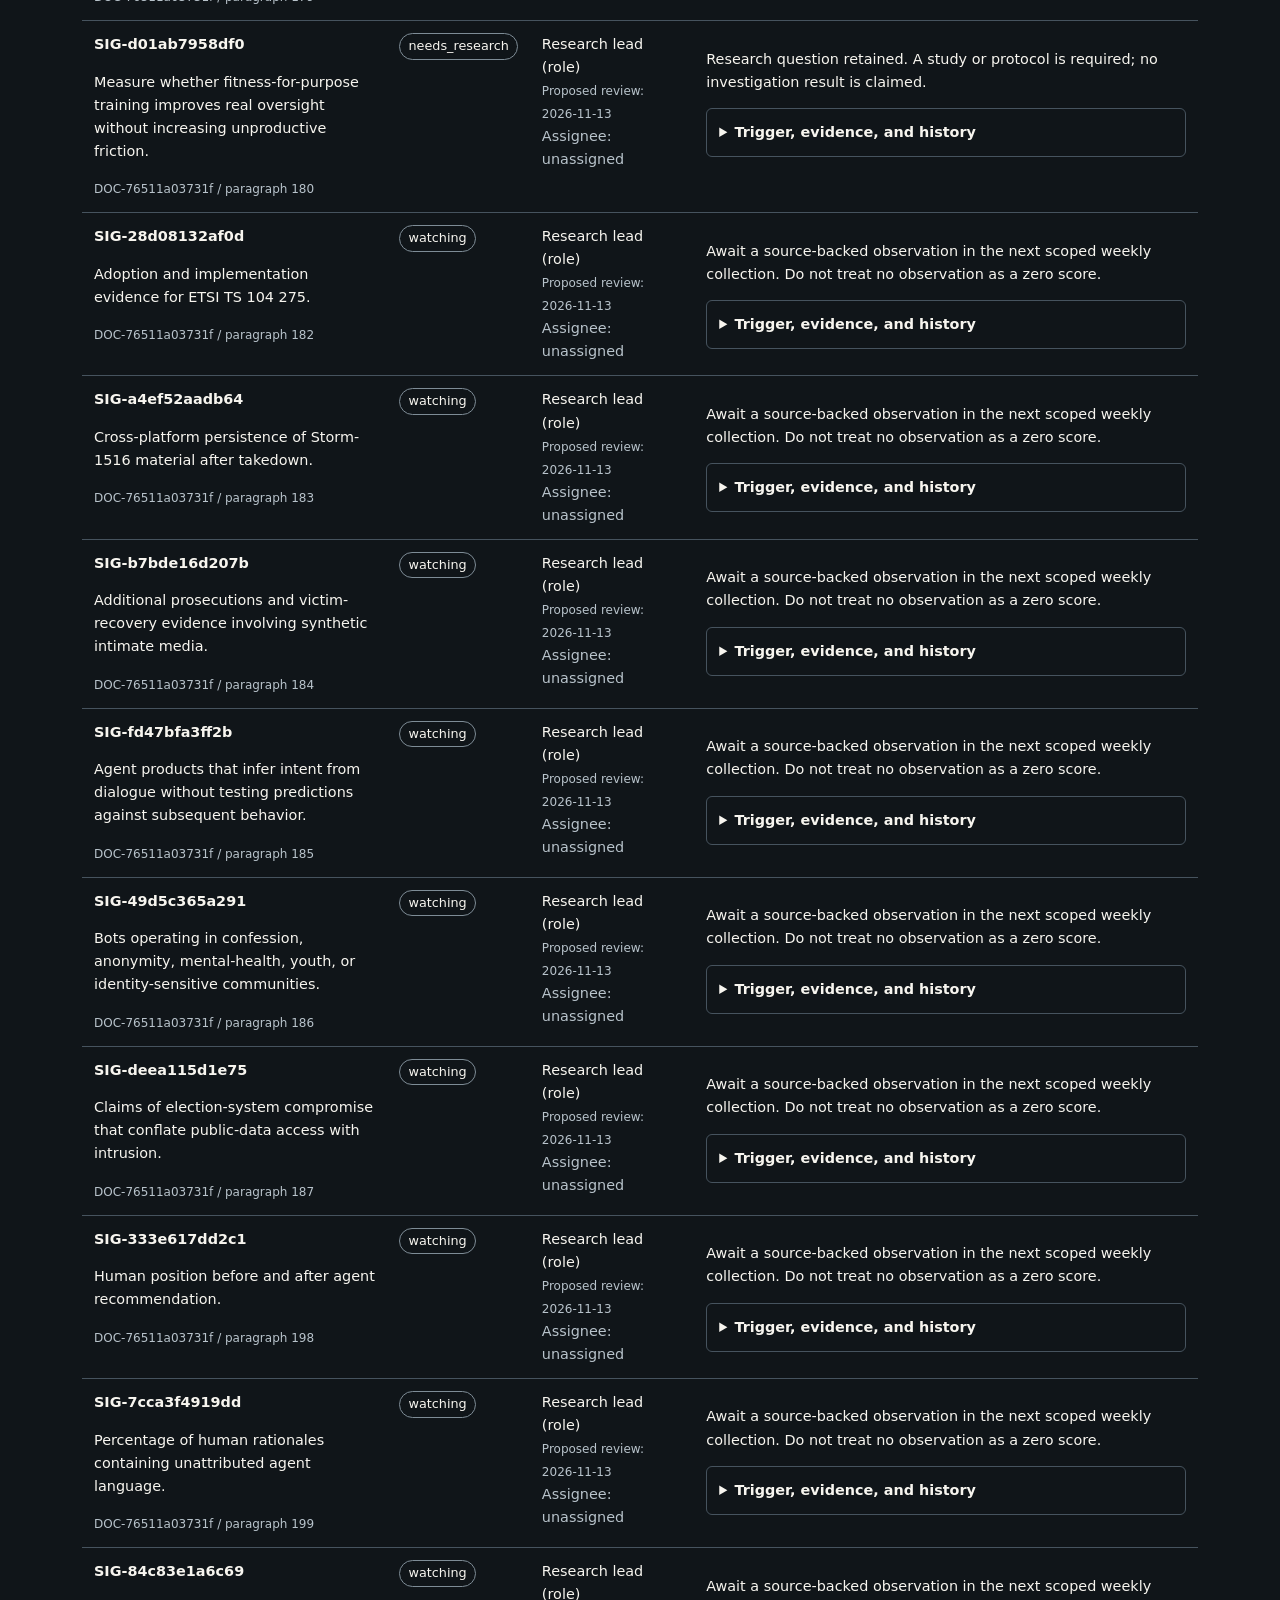
<file: docs/research.html>
<!doctype html>
<html lang="en">
  <head>
    <meta charset="utf-8" />
    <meta name="viewport" content="width=device-width,initial-scale=1" />
    <meta
      name="description"
      content="Explore CSF research, individual CTSS assessments, weekly trends, watch signals, and declared lenses."
    />
    <title>CSF Research and Scores | CSF v3.0.0</title>
    <link rel="stylesheet" href="assets/site.css" />
    <script src="assets/research.js" defer></script>
  <script src="assets/practice.js" defer></script>
<meta name="csf-version" content="3.0.0">
<link rel="sitemap" type="application/xml" href="sitemap.xml">
</head>
  <body class="hub">
    <nav class="csf-site-nav" aria-label="Main"><a class="csf-brand" href="index.html"><img src="assets/brand/csi-shield-white-orange.svg" width="32" height="48" alt="Cyber Strategy Institute shield"><span>CSI / CSF v3.0.0</span></a><a href="index.html">Learn</a><a href="research.html" aria-current="page">Research and scores</a><a href="csf-explorer.html">Taxonomy</a><a href="practice.html">Controls and readiness</a><a href="csf-command-center.html">Command center</a><a href="guide.html">How to use it</a><a href="page-map.html">Page map</a><a href="CSF-3.0.0-release-notes.html">Release notes</a><a href="https://github.com/CyberStrategyInstitute/cognitive-sovereignty">Repository</a></nav>
    <main id="main">
      <p class="eyebrow">Human judgment / evidence / accountable authority</p>
      <h1>Follow the evidence.<br />See the score.</h1>
      <p class="lead">
        Explore each research item, understand why it affects cognitive
        sovereignty, and follow the work it creates. The six domains, five
        causal layers, and CTSS formula stay intact.
      </p>
      <nav class="jump" aria-label="On this page">
        <a href="#assessments">Assessments</a><a href="#scorecard">Scorecard</a
        ><a href="#trends">Weekly trends</a
        ><a href="#signals">Watch and actions</a><a href="#lenses">Lenses</a
        ><a href="#data">Use the data</a>
      </nav>
      <div class="stats">
        <div class="stat">
          <strong id="item-count">...</strong><span>Assessed items</span>
        </div>
        <div class="stat">
          <strong id="signal-count">...</strong
          ><span>Tracked source signals</span>
        </div>
        <div class="stat">
          <strong id="week-count">...</strong><span>Intake weeks</span>
        </div>
        <div class="stat">
          <strong>18</strong><span>Reference techniques</span>
        </div>
      </div>
      <p class="notice">
        The historical intake was backfilled on November 7, 2026. Scores are
        provisional CSI judgments with explicit inputs, not claims that sources
        measured CTSS. Protective findings and counterevidence remain visible. A
        quiet or missing week is not a score of zero.
      </p>
      <p id="load-status" role="status" aria-live="polite">
        Loading the published data...
      </p>
      <section id="assessments">
        <h2>Individual assessments</h2>
        <p>
          Find the event first. Then inspect its inputs, sources, action, and
          research trigger.
        </p>
        <div class="filters">
          <label
            >Search<input
              id="event-search"
              type="search"
              placeholder="Title, mechanism, taxonomy ID..." /></label
          ><label
            >Intake week<select id="event-week">
              <option value="">All weeks</option>
            </select></label
          ><label
            >Evidence role<select id="event-role">
              <option value="">All roles</option>
            </select></label
          ><label
            >Theme<select id="event-theme">
              <option value="">All themes</option>
            </select></label
          >
        </div>
        <p id="event-results" aria-live="polite"></p>
        <div class="table-wrap">
          <table>
            <caption>
              Provisional item scores. Select an item to inspect its scorecard.
            </caption>
            <thead>
              <tr>
                <th>Item</th>
                <th>Week</th>
                <th>Role</th>
                <th>CTSS</th>
              </tr>
            </thead>
            <tbody id="event-rows"></tbody>
          </table>
        </div>
      </section>
      <section id="scorecard" tabindex="-1">
        <h2>Why this score?</h2>
        <div id="scorecard-content" class="card">
          <p>Select an assessment above.</p>
        </div>
      </section>
      <section id="trends">
        <h2>Weekly intake trends</h2>
        <p>
          Cohort means show the mix of items assessed in each collection. They
          do not prove that the same threat rose or fell. The
          <a
            href="https://github.com/CyberStrategyInstitute/cognitive-sovereignty/blob/main/research/intake/reports/baseline.md"
            >research report</a
          >
          preserves missing weeks, evidence roles, and revision history.
        </p>
        <div class="table-wrap">
          <table>
            <caption>
              Associated risk and threat-only means are reported separately.
            </caption>
            <thead>
              <tr>
                <th>Week ending</th>
                <th>Items</th>
                <th>Mean CTSS</th>
                <th>Threat-only mean</th>
                <th>High / critical</th>
              </tr>
            </thead>
            <tbody id="trend-rows"></tbody>
          </table>
        </div>
        <h3>Recurring signals that merit research</h3>
        <ul id="slow-signals"></ul>
      </section>
      <section id="signals">
        <h2>Watch and action register</h2>
        <p>
          Every source excerpt has an ID, status, responsible role, review date,
          source locator, and links to related work. “Documented” means guidance
          exists. It does not mean deployed or field validated. Named assignees
          remain unassigned.
        </p>
        <div class="filters">
          <label
            >Search signals<input
              id="signal-search"
              type="search"
              placeholder="Source text, ID, theme..." /></label
          ><label
            >Status<select id="signal-status">
              <option value="">All statuses</option>
            </select></label
          ><label
            >Kind<select id="signal-kind">
              <option value="">All kinds</option>
            </select></label
          ><label
            >Priority<select id="signal-priority">
              <option value="">All priorities</option>
              <option value="review_first">Review first</option>
              <option value="normal">Normal</option>
            </select></label
          >
        </div>
        <p id="signal-results" aria-live="polite"></p>
        <div class="table-wrap">
          <table>
            <caption>
              Some source excerpts are group labels or indicators, not
              independent tasks.
            </caption>
            <thead>
              <tr>
                <th>Signal and source</th>
                <th>Status</th>
                <th>Role / review</th>
                <th>Next step and evidence</th>
              </tr>
            </thead>
            <tbody id="signal-rows"></tbody>
          </table>
        </div>
      </section>
      <section id="lenses">
        <h2>Declared perspectives, common baseline</h2>
        <p>
          The draft U.S. founding-principles baseline uses the Declaration,
          Constitution, Bill of Rights, and Federalist Papers as distinct
          sources. Optional perspectives preserve the common baseline and
          explain each changed input.
        </p>
        <div class="cards">
          <article class="card">
            <h3>Read the assessment</h3>
            <p>
              Historical texts and present-day composite perspectives challenge
              the design. Their scores are analytical reconstructions, not
              historical endorsements.
            </p>
            <a
              href="https://github.com/CyberStrategyInstitute/cognitive-sovereignty/blob/main/lenses/founding-baseline-assessment.md"
              >Baseline, critiques, and next steps</a
            >
          </article>
          <article class="card">
            <h3>Use a lens template</h3>
            <p>
              Nation-state, political, ideological, and religious templates
              declare their scope and sources. They are data-only prototypes and
              need adopter review.
            </p>
            <a href="data/lenses.json">Read the profiles</a>
          </article>
        </div>
      </section>
      <section id="data">
        <h2>Use the same data</h2>
        <p>
          People, agents, and MCP integrations can use the same versioned
          records. Source text is evidence, never an instruction to execute or
          grant access.
        </p>
        <nav class="jump" aria-label="Data downloads">
          <a href="data/catalog.json">Data catalog</a
          ><a href="data/events.json">Event JSON</a
          ><a href="data/signals.json">Signal JSON</a
          ><a href="data/taxonomy.json">Taxonomy JSON</a
          ><a href="guide.html#agents">Agent and MCP guide</a>
        </nav>
        <h3>Scorecard template</h3>
        <p>
          The attached six-panel template informs the layout above. Its
          watermark example is historical reference material, not a current
          verified finding or part of this intake cohort.
        </p>
        <details>
          <summary>View the supplied overall-score template</summary>
          <img
            class="template-preview"
            src="assets/scorecard-template/01-ctss-overall.png"
            alt="Historical CTSS template: overall score 87 with five factor contributions, case rationale, and escalation trigger."
            loading="lazy"
          />
        </details>
      </section>
    </main>
    <footer>
      Cyber Strategy Institute · Existing dual license applies.
      <a
        href="https://github.com/CyberStrategyInstitute/cognitive-sovereignty/blob/main/LICENSE"
        >License</a
      >
      · <a href="guide.html">How this was built</a>
    </footer>
  </body>
</html>
</file>
<file: docs/assets/site.css>
:root {
  --navy: #101519 !important;
  --navy2: #192127 !important;
  --navy3: #202a32 !important;
  --gold: #f6921e !important;
  --gb: rgba(246, 146, 30, 0.45) !important;
  --accent: #f6921e !important;
  --accent2: #820f1a !important;
  --white: #f7f5ef !important;
  --ff-d: system-ui, sans-serif !important;
  --ff-b: system-ui, sans-serif !important;
  --ff-m: ui-monospace, monospace !important;
  --csf-bg: #101519;
  --csf-panel: #1c252d;
  --csf-text: #f7f5ef;
  --csf-muted: #b8c3cb;
  --csf-orange: #f6921e;
  --csf-risk: #820f1a;
  --csf-line: #46535e;
  --csf-radius: 12px;
  color-scheme: dark;
}
* {
  box-sizing: border-box;
}
html {
  scroll-behavior: smooth;
  scroll-padding-top: 20px;
}
body {
  margin: 0;
  font-family: system-ui, sans-serif;
}
.csf-site-nav {
  display: flex;
  gap: 1rem;
  align-items: center;
  flex-wrap: wrap;
  padding: 14px clamp(16px, 4vw, 48px);
  background: #101519;
  color: #f7f5ef;
  border-bottom: 2px solid #f6921e;
  position: relative;
  z-index: 2000;
  font:
    14px system-ui,
    sans-serif;
}
.csf-site-nav a {
  color: #f7f5ef;
  text-decoration: none;
  padding: 5px 0;
}
.csf-site-nav a:hover,
.csf-site-nav a[aria-current="page"] {
  color: #f6921e;
}
.csf-site-nav strong {
  margin-right: auto;
}
.csf-site-nav .skip-link {
  position: absolute;
  left: -9999px;
}
.csf-site-nav .skip-link:focus {
  left: 8px;
  top: 8px;
  padding: 12px;
  background: #101519;
}
a:focus-visible,
button:focus-visible,
input:focus-visible,
select:focus-visible,
summary:focus-visible {
  outline: 3px solid #f6921e;
  outline-offset: 4px;
}
.hub {
  background: var(--csf-bg);
  color: var(--csf-text);
  line-height: 1.6;
}
.hub a {
  color: #ffb665;
  text-underline-offset: 3px;
}
.hub main {
  max-width: 1200px;
  margin: auto;
  padding: 32px clamp(16px, 4vw, 42px);
}
.hub h1 {
  font-size: clamp(2rem, 5vw, 3.6rem);
  line-height: 1.1;
  letter-spacing: -0.04em;
  margin: 0.3em 0;
}
.hub h2 {
  margin-top: 0;
  font-size: 1.7rem;
}
.hub h3 {
  line-height: 1.3;
}
.hub .eyebrow {
  color: var(--csf-orange);
  font-size: 0.8rem;
  letter-spacing: 0.12em;
  text-transform: uppercase;
}
.hub .lead {
  max-width: 800px;
  color: var(--csf-muted);
  font-size: 1.12rem;
}
.hub section {
  margin: 36px 0;
  padding-top: 10px;
  scroll-margin-top: 20px;
}
.hub .jump {
  display: flex;
  gap: 16px;
  flex-wrap: wrap;
  padding: 16px 0;
}
.hub .stats {
  display: grid;
  grid-template-columns: repeat(4, 1fr);
  gap: 12px;
  margin: 28px 0;
}
.hub .stat,
.hub .card {
  background: var(--csf-panel);
  padding: 20px;
  border: 1px solid var(--csf-line);
  border-radius: var(--csf-radius);
}
.hub .stat strong {
  font-size: 2rem;
  display: block;
}
.hub .stat span,
.hub small,
.hub .muted {
  color: var(--csf-muted);
}
.hub .notice {
  border-left: 4px solid var(--csf-orange);
  padding: 12px 18px;
  background: #202930;
}
.hub .filters {
  display: grid;
  grid-template-columns: 2fr 1fr 1fr 1fr;
  gap: 12px;
  margin: 18px 0;
}
.hub label {
  display: flex;
  flex-direction: column;
  font-size: 0.9rem;
  gap: 5px;
}
.hub input,
.hub select,
.hub button {
  font: inherit;
  background: #101519;
  color: var(--csf-text);
  border: 1px solid #7e8c96;
  border-radius: 6px;
  padding: 10px;
  min-height: 44px;
}
.hub button {
  cursor: pointer;
}
.hub button:hover {
  border-color: var(--csf-orange);
}
.hub .link-button {
  background: none;
  border: 0;
  color: #ffb665;
  text-align: left;
  padding: 0;
  text-decoration: underline;
}
.hub .table-wrap {
  overflow-x: auto;
}
.hub table {
  width: 100%;
  border-collapse: collapse;
  font-size: 0.9rem;
}
.hub th,
.hub td {
  text-align: left;
  vertical-align: top;
  padding: 12px;
  border-bottom: 1px solid var(--csf-line);
}
.hub th {
  color: var(--csf-muted);
  font-size: 0.8rem;
  text-transform: uppercase;
  letter-spacing: 0.04em;
}
.hub .tag {
  border: 1px solid #7e8c96;
  border-radius: 99px;
  padding: 2px 8px;
  display: inline-block;
  font-size: 0.8rem;
  white-space: nowrap;
}
.hub .critical,
.hub .high {
  border-color: #dc696f;
  background: #58141a;
  color: #fff;
}
.hub .score-layout {
  display: grid;
  grid-template-columns: 240px 1fr;
  gap: 22px;
}
.hub .overall {
  display: flex;
  flex-direction: column;
  justify-content: center;
  text-align: center;
  border: 1px solid #c4515b;
  border-radius: 14px;
  padding: 20px;
  background: linear-gradient(150deg, #202c34, #26171d);
}
.hub .overall .number {
  font-size: 5.2rem;
  font-weight: 750;
  line-height: 1.3;
}
.hub .factors {
  display: grid;
  grid-template-columns: repeat(5, 1fr);
  gap: 8px;
}
.hub .factor {
  padding: 12px 8px;
  border: 1px solid var(--csf-line);
  border-radius: 8px;
}
.hub .factor strong {
  display: block;
  font-size: 1.5rem;
  color: var(--csf-orange);
}
.hub .factor span {
  font-size: 0.78rem;
  display: block;
}
.hub .factor .points {
  color: var(--csf-muted);
}
.hub details {
  margin: 14px 0;
  padding: 12px;
  border: 1px solid var(--csf-line);
  border-radius: 6px;
}
.hub summary {
  cursor: pointer;
  font-weight: 600;
}
.hub .cards {
  display: grid;
  grid-template-columns: repeat(2, 1fr);
  gap: 14px;
}
.hub footer {
  max-width: 1200px;
  margin: auto;
  padding: 30px;
  color: var(--csf-muted);
  border-top: 1px solid var(--csf-line);
}
.hub code {
  font-size: 0.9em;
  overflow-wrap: anywhere;
}
.hub .template-preview {
  width: 100%;
  height: auto;
  border: 1px solid var(--csf-line);
  border-radius: 8px;
}
.hub .signal-text {
  max-width: 420px;
}
.hub .table-wrap caption {
  text-align: left;
  padding: 8px 0;
  color: var(--csf-muted);
}
@media (max-width: 760px) {
  .hub .stats {
    grid-template-columns: repeat(2, 1fr);
  }
  .hub .filters,
  .hub .score-layout,
  .hub .cards {
    grid-template-columns: 1fr;
  }
  .hub .factors {
    grid-template-columns: repeat(2, 1fr);
  }
  .csf-site-nav {
    gap: 8px 16px;
  }
  .csf-site-nav strong {
    width: 100%;
  }
  .hub main {
    padding-top: 24px;
  }
  .hub .overall .number {
    font-size: 4rem;
  }
  .hub th,
  .hub td {
    padding: 8px;
  }
}
@media (prefers-reduced-motion: reduce) {
  html {
    scroll-behavior: auto;
  }
  * {
    transition: none !important;
  }
}

/* Shared navigation and practice panels also appear on the legacy pages. */
.csf-site-nav {
  height: auto;
  min-height: 76px;
  justify-content: flex-start;
}
.csf-site-nav .csf-brand {
  display: flex;
  align-items: center;
  gap: 12px;
  margin-right: auto;
  white-space: normal;
}
.csf-brand img,
.csf-shield {
  object-fit: contain;
  flex-shrink: 0;
}
.csf-practice-summary {
  position: relative;
  z-index: 1;
  max-width: 1440px;
  margin: 24px auto;
  padding: 24px clamp(16px, 4vw, 48px);
  background: var(--csf-panel);
  color: var(--csf-text);
  border: 1px solid var(--csf-line);
  border-radius: 12px;
  text-align: left;
  font:
    15px/1.6 system-ui,
    sans-serif;
}
.csf-practice-summary h2 {
  font:
    700 24px/1.3 system-ui,
    sans-serif;
  margin: 0 0 12px;
}
.csf-practice-summary h3 {
  font:
    700 17px/1.4 system-ui,
    sans-serif;
}
.csf-practice-summary p {
  margin: 8px 0;
}
.csf-practice-summary a,
.csf-related-controls a {
  color: var(--csf-orange);
}
.csf-practice-summary .jump {
  position: static;
  height: auto;
  min-height: 0;
  display: flex;
  gap: 16px;
  flex-wrap: wrap;
  padding: 0;
  background: none;
  justify-content: flex-start;
  backdrop-filter: none;
}
.csf-domain-cards {
  display: grid;
  grid-template-columns: repeat(3, minmax(0, 1fr));
  gap: 16px;
  margin: 20px 0;
}
.csf-domain-cards .card {
  padding: 16px;
  border: 1px solid var(--csf-line);
  border-radius: 10px;
  background: var(--csf-bg);
  min-width: 0;
}
.csf-domain-cards .muted {
  color: var(--csf-muted);
}
.csf-related-controls {
  grid-column: 1/-1;
  border-top: 1px solid var(--csf-line);
  padding: 16px;
  font:
    14px/1.6 system-ui,
    sans-serif;
}
body > nav:not(.csf-site-nav) {
  position: relative;
  min-height: 54px;
  height: auto;
  flex-wrap: wrap;
  padding: 12px 24px;
  gap: 12px;
}
.layout {
  height: auto !important;
  min-height: 80vh;
  padding-top: 0 !important;
}
.layout > .main {
  overflow: visible;
  min-width: 0;
}
.layout > .sidebar {
  position: sticky;
  top: 0;
  align-self: flex-start;
  max-height: 100vh;
}
.explorer-filters {
  display: flex;
  gap: 16px;
  flex-wrap: wrap;
  margin: 20px 0;
}
.explorer-filters label {
  display: flex;
  flex-direction: column;
  gap: 6px;
  font:
    14px system-ui,
    sans-serif;
}
.explorer-filters input,
.explorer-filters select {
  background: var(--csf-panel);
  color: var(--csf-text);
  border: 1px solid var(--csf-line);
  padding: 10px;
  font: inherit;
  min-width: 180px;
}
@media (max-width: 800px) {
  .csf-domain-cards {
    grid-template-columns: repeat(2, minmax(0, 1fr));
  }
  .csf-site-nav {
    gap: 12px;
  }
  .csf-site-nav .csf-brand {
    flex-basis: 100%;
  }
}
@media (max-width: 520px) {
  .csf-domain-cards {
    grid-template-columns: 1fr;
  }
  .csf-practice-summary {
    margin: 12px;
  }
  .csf-site-nav a {
    font-size: 14px;
  }
}
</file>
